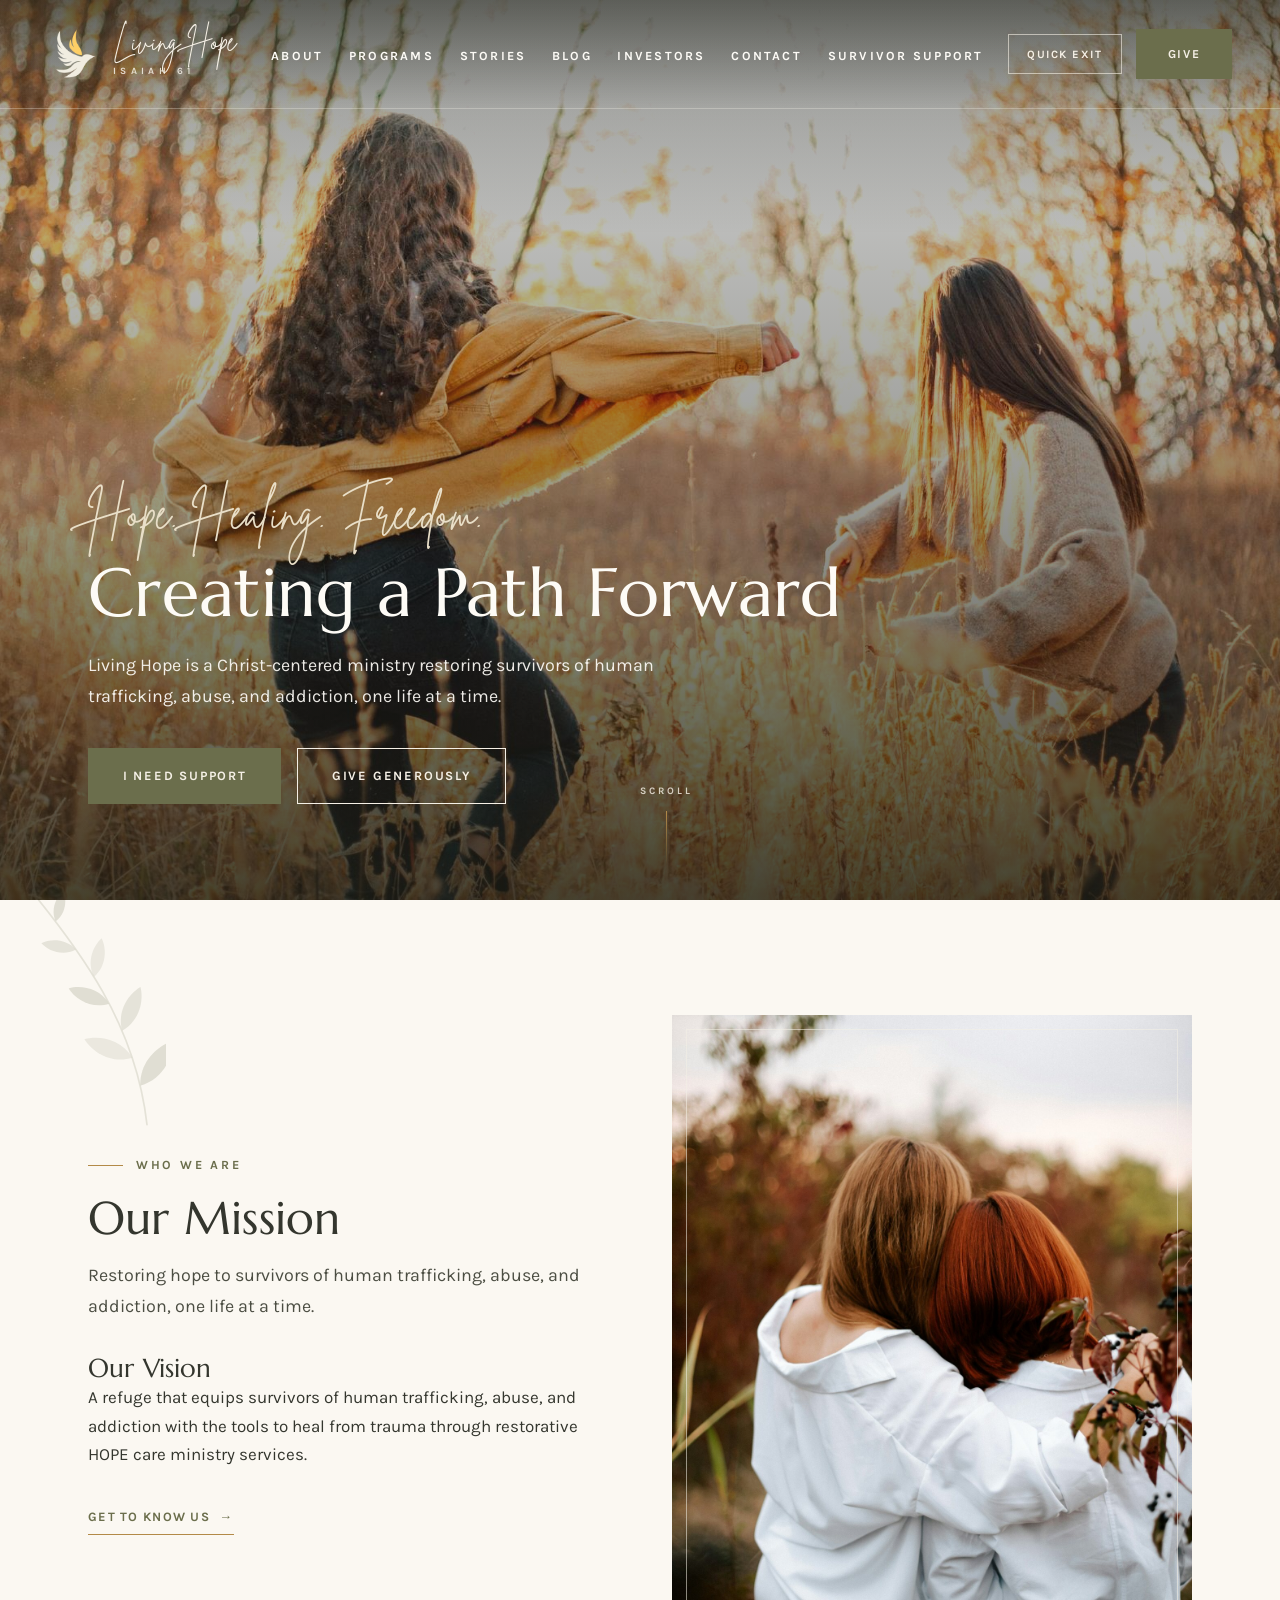
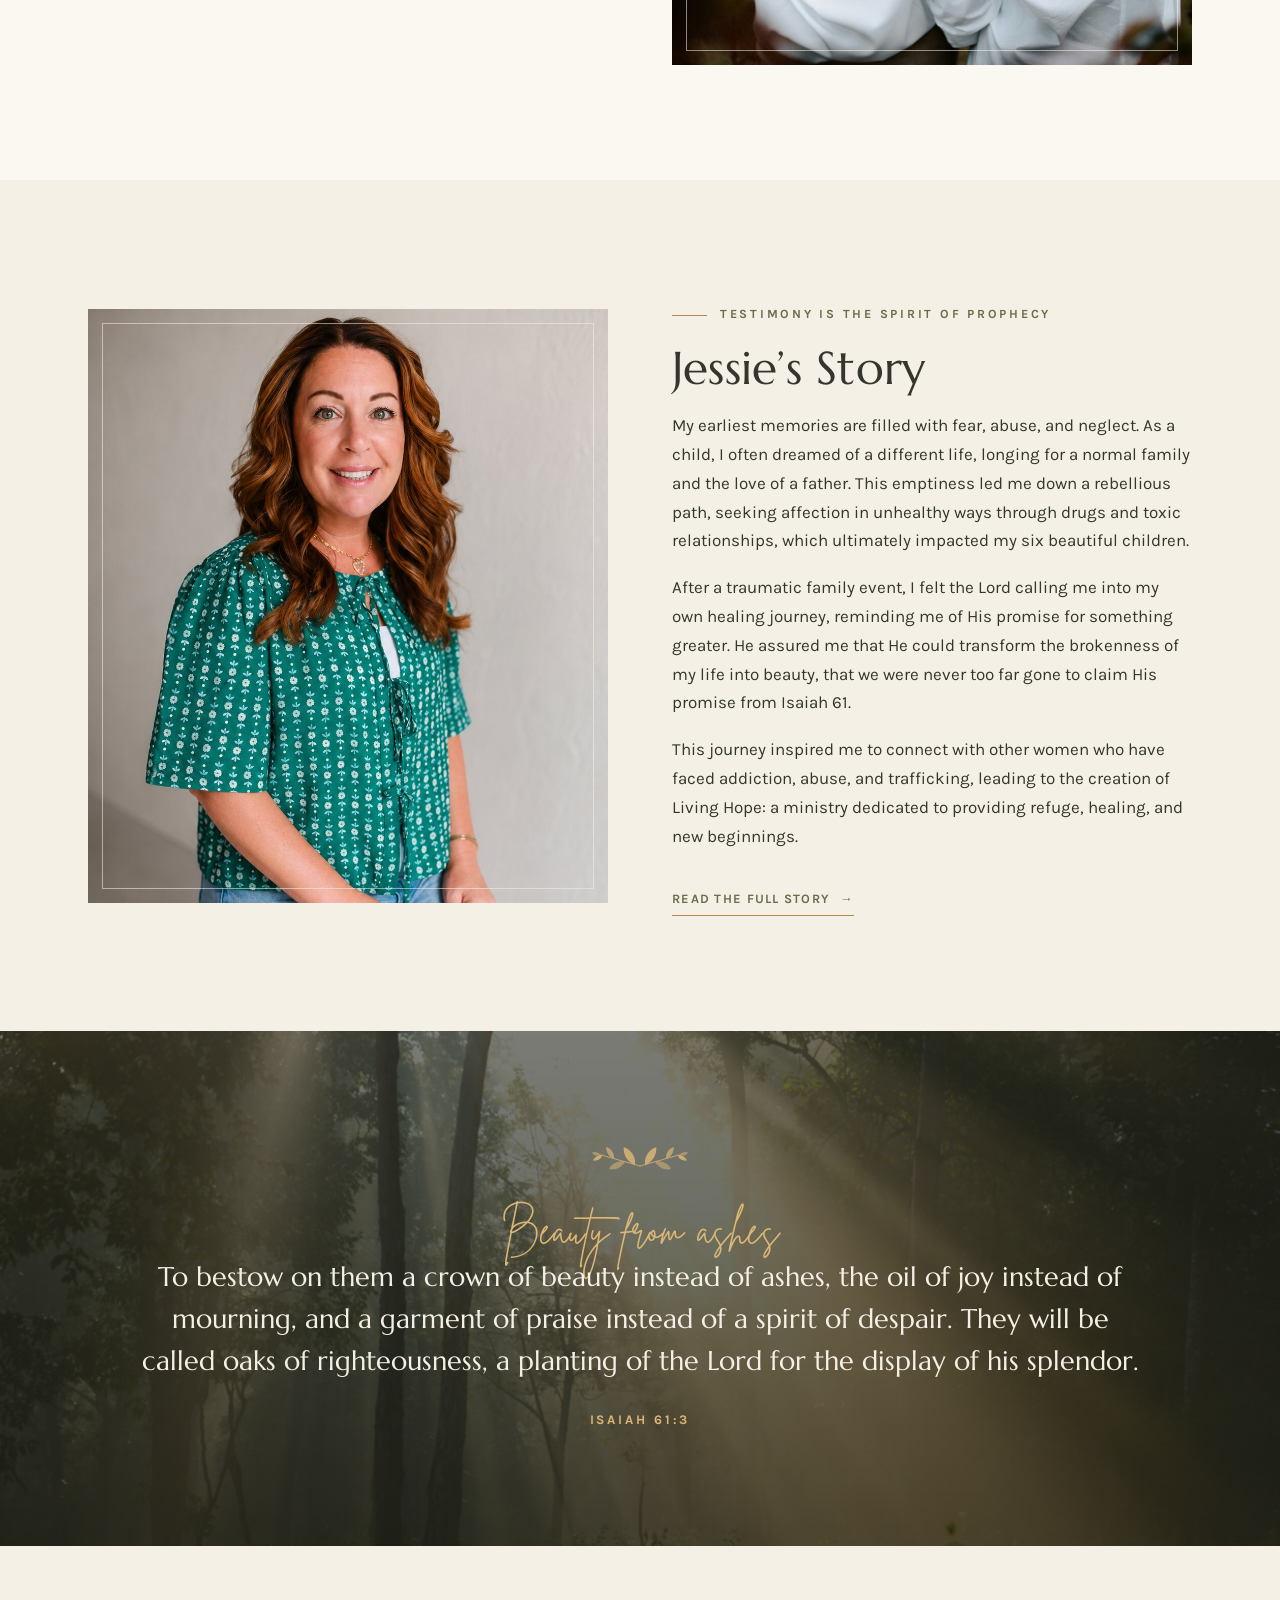
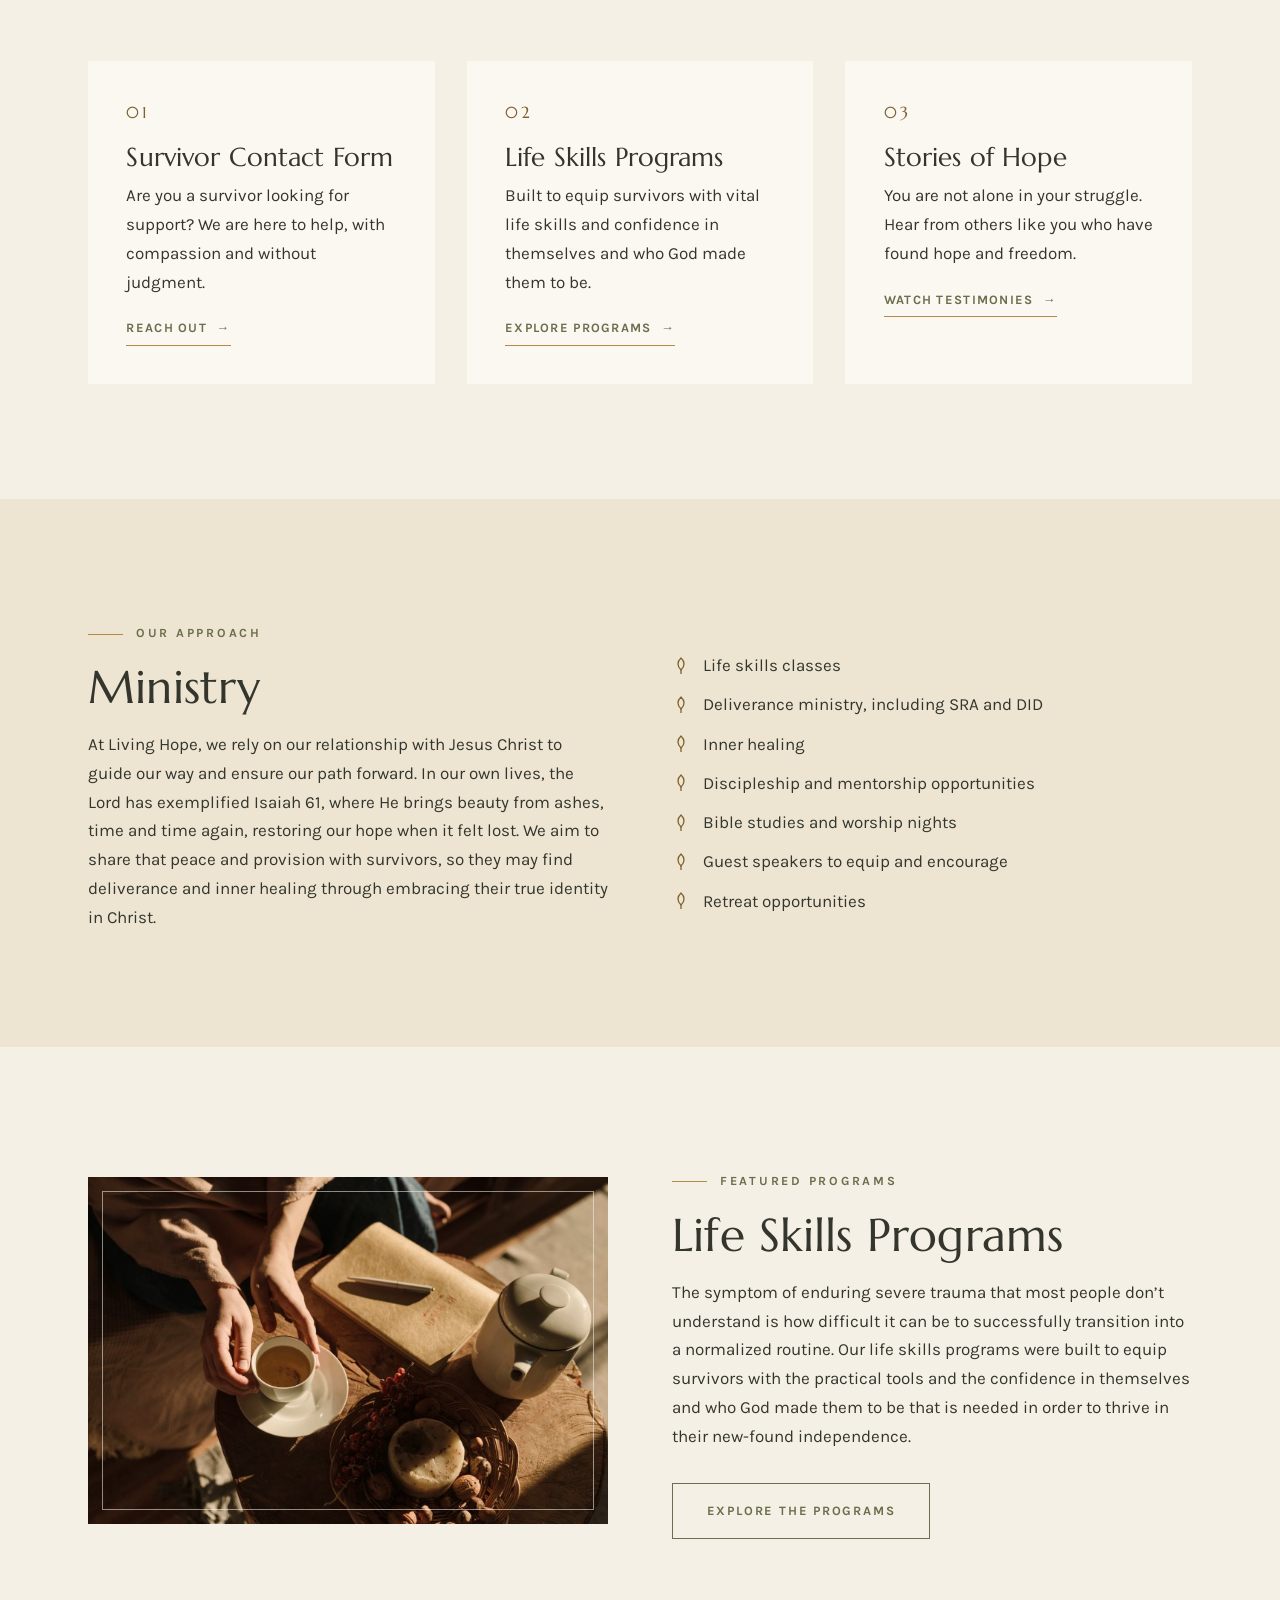
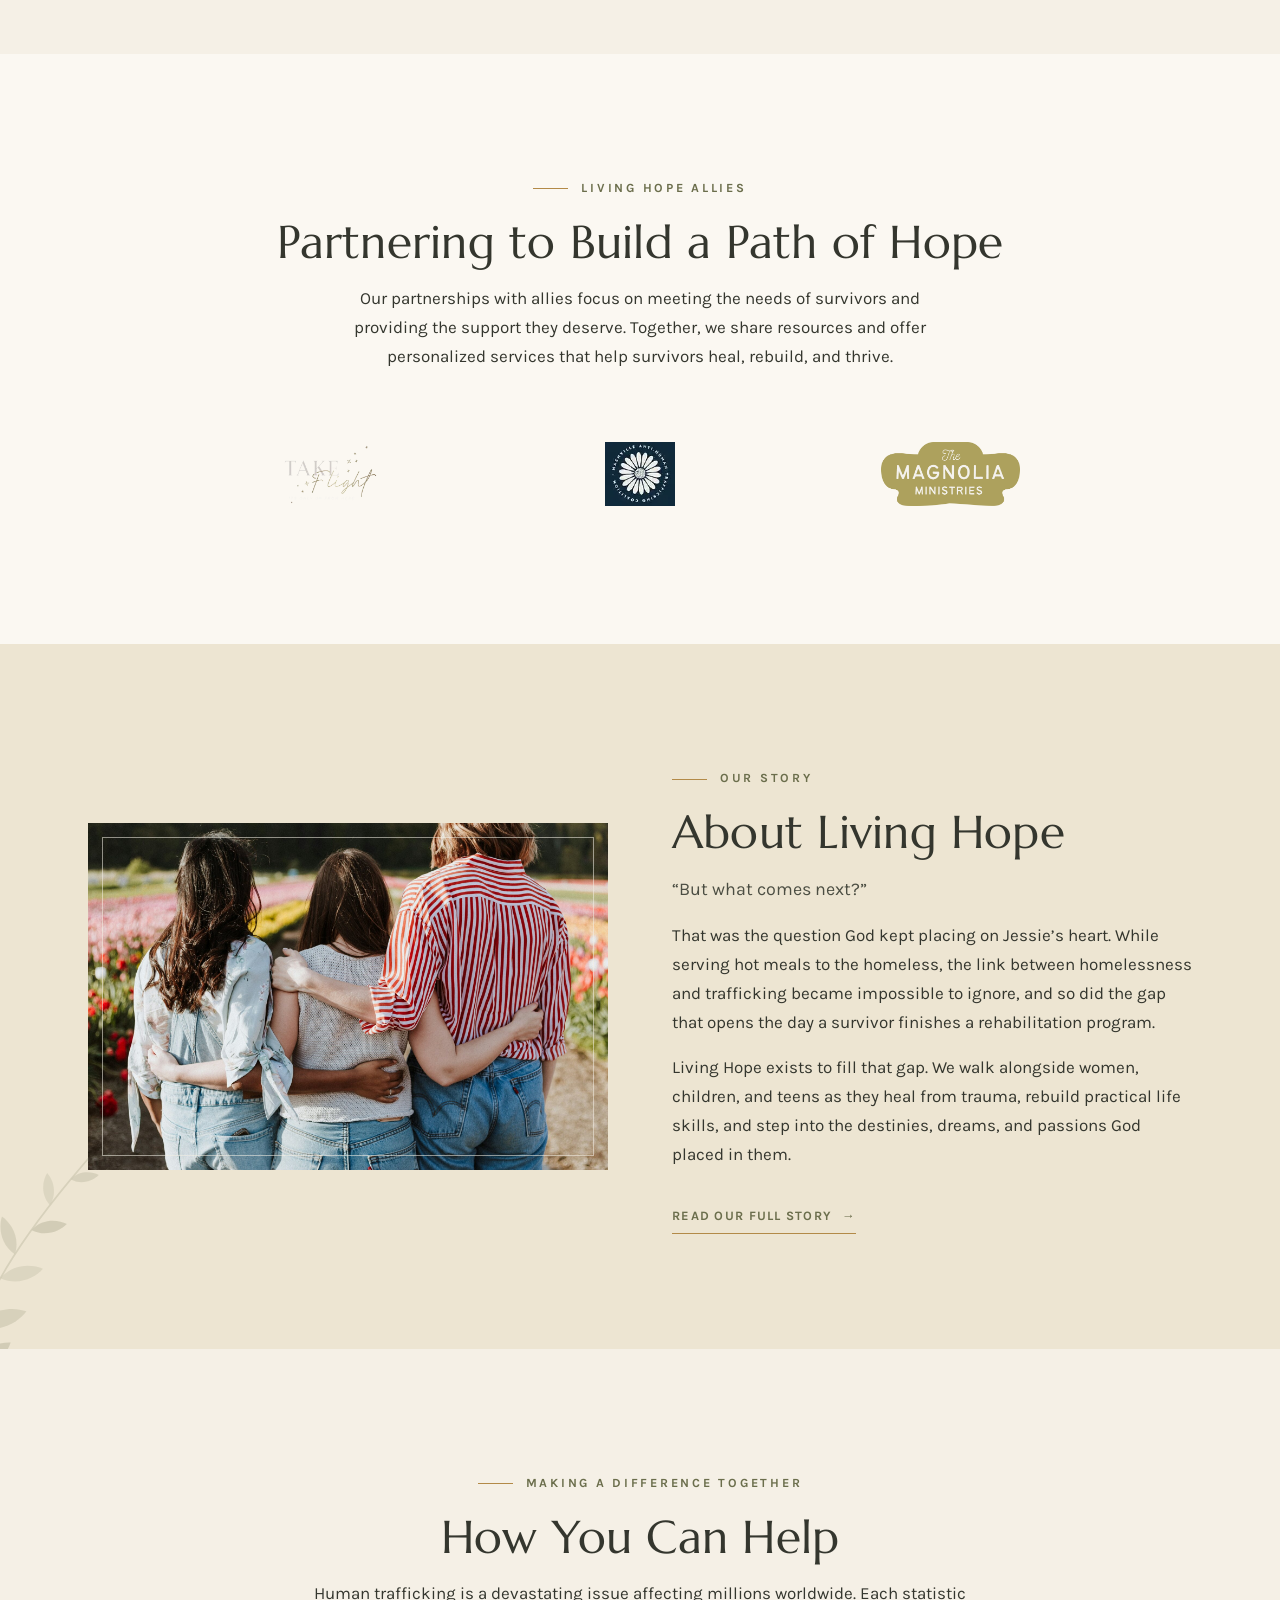
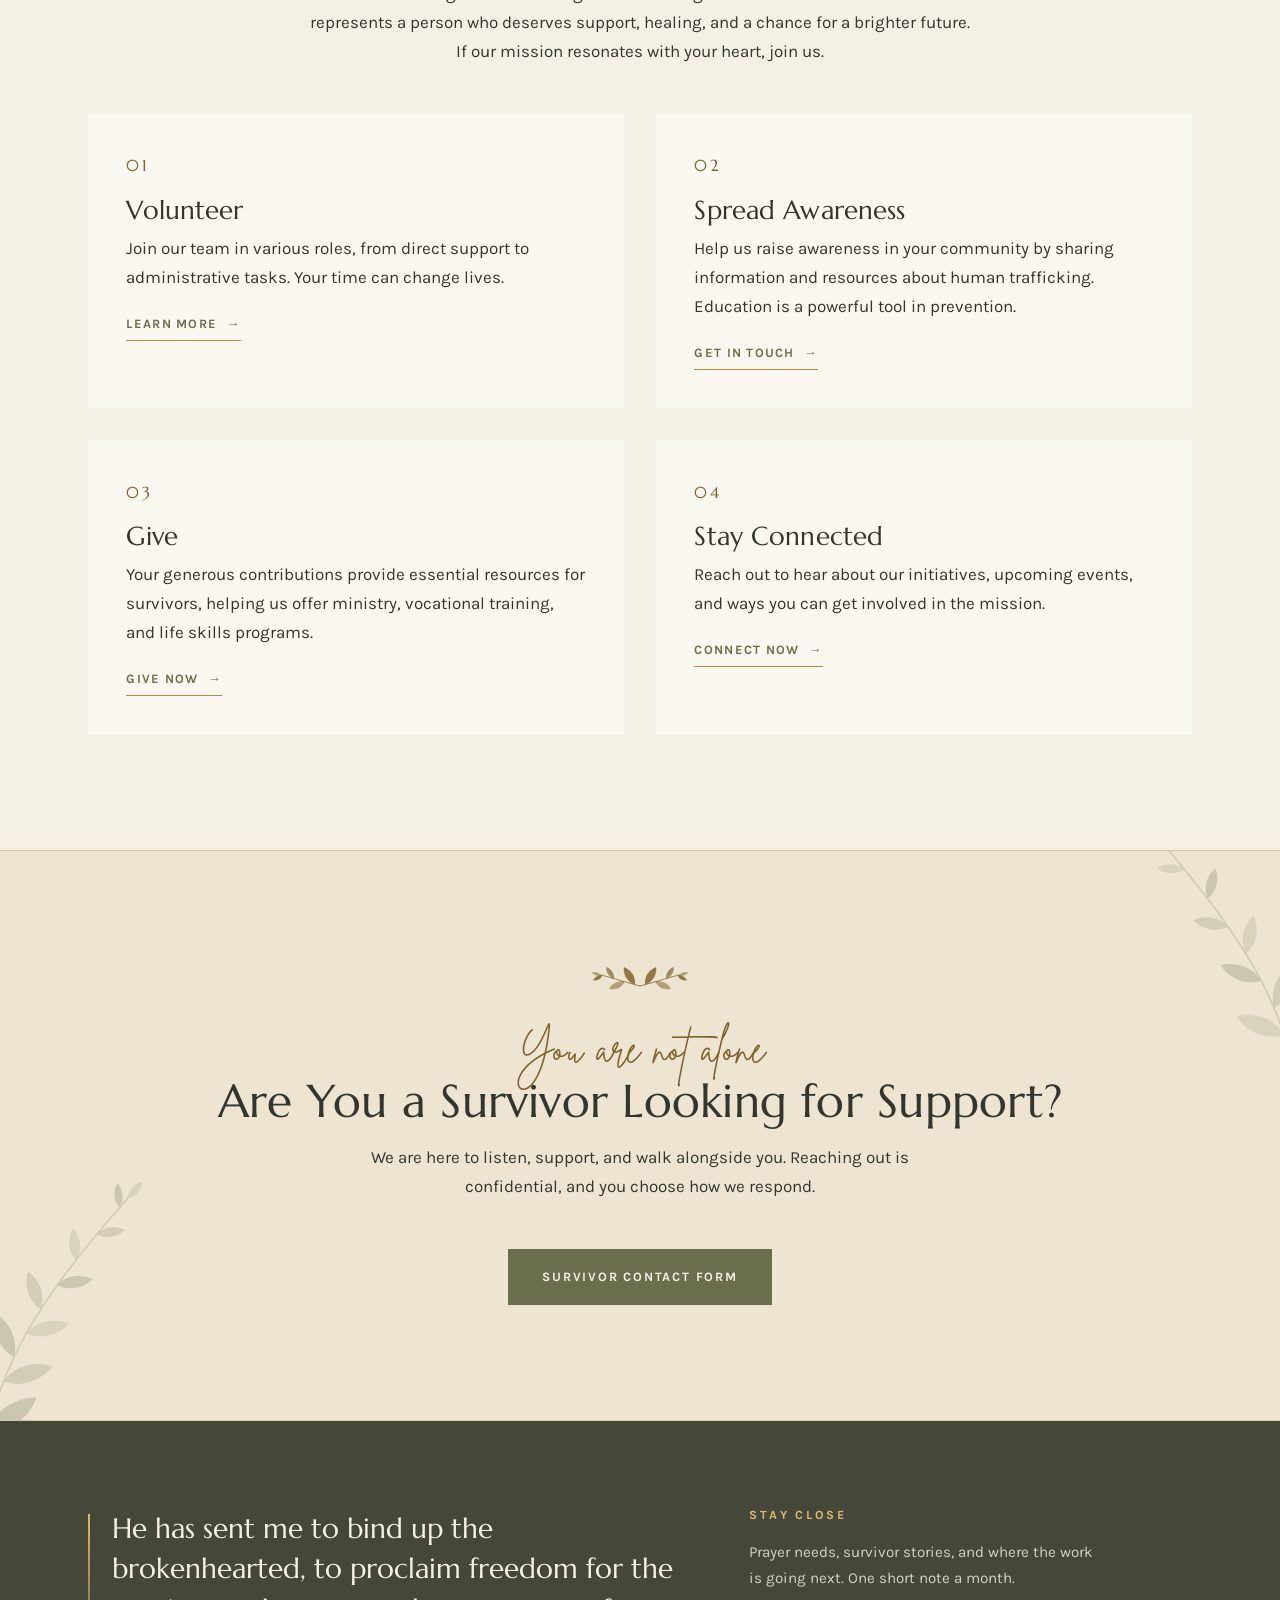
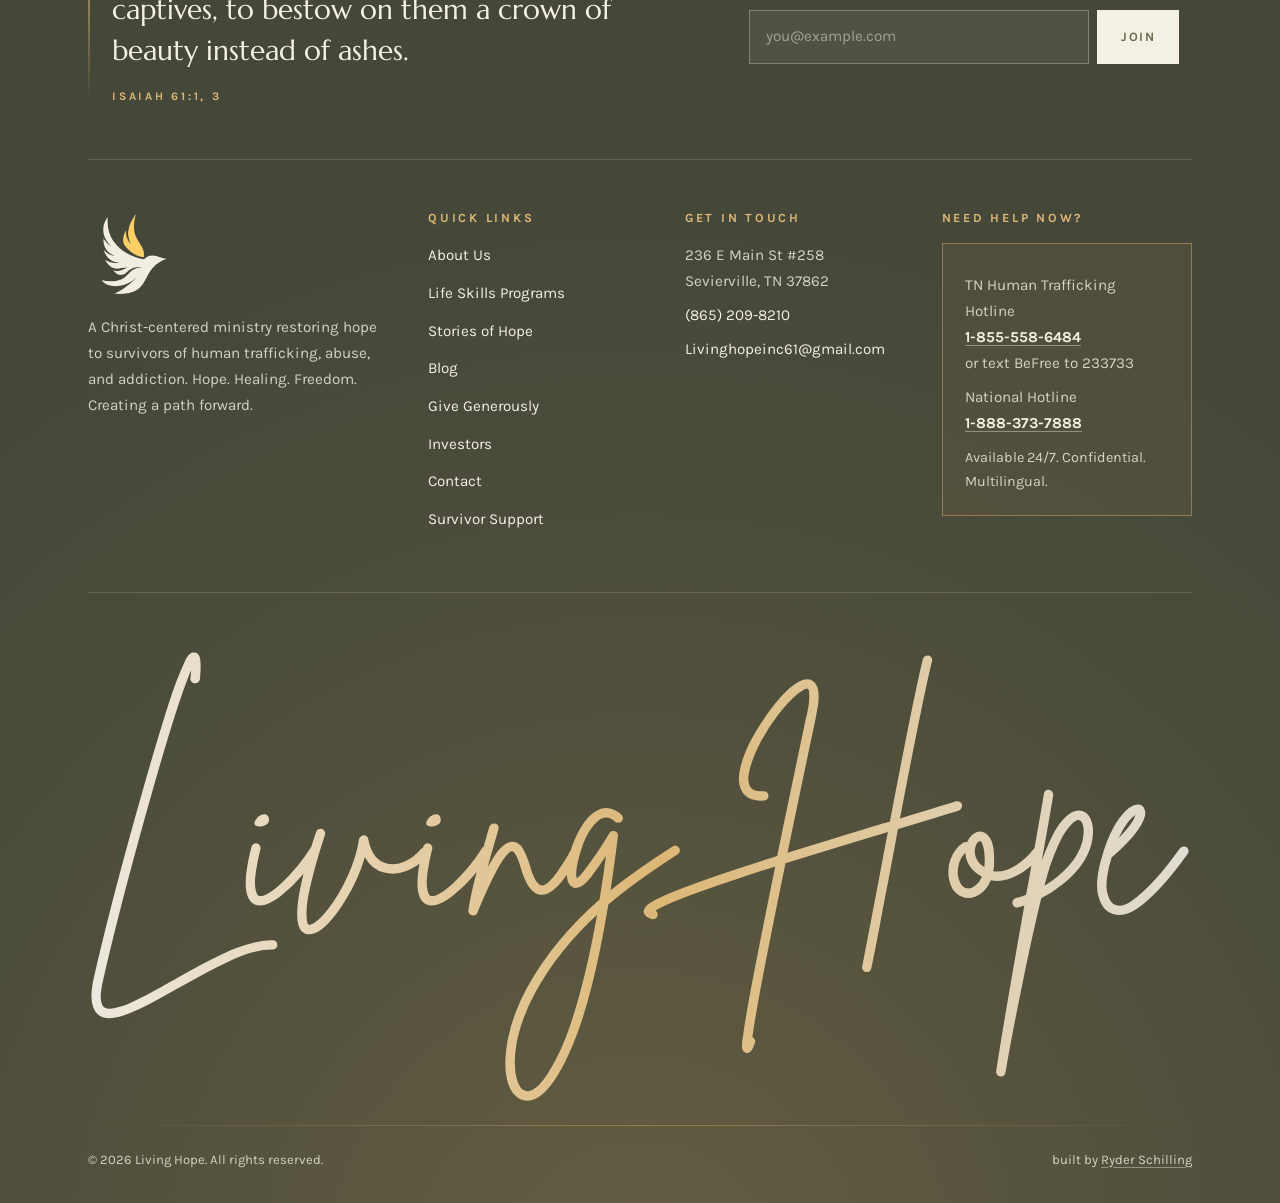
<file: index.html>
<!DOCTYPE html>
<html lang="en">
<head>
<meta charset="UTF-8">
<meta name="viewport" content="width=device-width, initial-scale=1">
<title>Living Hope | Hope, Healing, and a Path Forward for Survivors</title>
<meta name="description" content="Living Hope is a Christ-centered ministry in Sevierville, Tennessee restoring survivors of human trafficking, abuse, and addiction through inner healing, life skills, and discipleship.">
<link rel="canonical" href="https://livinghope61.com/">
<meta property="og:type" content="website">
<meta property="og:site_name" content="Living Hope">
<meta property="og:title" content="Living Hope | Hope, Healing, and a Path Forward for Survivors">
<meta property="og:description" content="Living Hope is a Christ-centered ministry in Sevierville, Tennessee restoring survivors of human trafficking, abuse, and addiction through inner healing, life skills, and discipleship.">
<meta property="og:url" content="https://livinghope61.com/">
<meta property="og:image" content="https://livinghope61.com/assets/img/lh-logo-full.png">
<meta name="twitter:card" content="summary_large_image">
<link rel="icon" type="image/png" sizes="32x32" href="/favicon-32.png">
<link rel="icon" type="image/png" sizes="16x16" href="/favicon-16.png">
<link rel="apple-touch-icon" href="/apple-touch-icon.png">
<link rel="preload" href="/assets/fonts/marcellus-latin-400-normal.woff2" as="font" type="font/woff2" crossorigin>
<link rel="preload" href="/assets/fonts/karla-latin-400-normal.woff2" as="font" type="font/woff2" crossorigin>
<link rel="stylesheet" href="/css/styles.css">
<script type="application/ld+json">
{
  "@context": "https://schema.org",
  "@type": "NonprofitOrganization",
  "name": "Living Hope",
  "alternateName": "Living Hope Isaiah 61",
  "url": "https://livinghope61.com/",
  "logo": "https://livinghope61.com/assets/img/lh-logo-full.png",
  "email": "Livinghopeinc61@gmail.com",
  "telephone": "+18652098210",
  "description": "A Christ-centered ministry restoring hope to survivors of human trafficking, abuse, and addiction in East Tennessee.",
  "address": {
    "@type": "PostalAddress",
    "streetAddress": "236 E Main St #258",
    "addressLocality": "Sevierville",
    "addressRegion": "TN",
    "postalCode": "37862",
    "addressCountry": "US"
  },
  "areaServed": "Tennessee",
  "nonprofitStatus": "Nonprofit"
}
</script>

</head>
<body>
<a class="skip-link" href="#main">Skip to main content</a>
<header class="site-header">
  <div class="container header-inner">
    <a class="brand" href="/" aria-label="Living Hope, home">
      <img class="brand-dove brand-dove--light" src="/assets/img/lh-dove-ivory.png" alt="" width="40" height="40" decoding="async">
      <img class="brand-dove brand-dove--dark" src="/assets/img/lh-dove-olive.png" alt="" width="40" height="40" decoding="async">
      <span class="brand-text"><span class="brand-name">Living Hope</span><span class="brand-tag">Isaiah 61</span></span>
    </a>
    <nav id="primary-nav" class="primary-nav" aria-label="Primary">
      <ul>
        <li><a href="/about.html">About</a></li>
        <li><a href="/programs.html">Programs</a></li>
        <li><a href="/stories.html">Stories</a></li>
        <li><a href="/blog.html">Blog</a></li>
        <li><a href="/investors.html">Investors</a></li>
        <li><a href="/connect.html">Contact</a></li>
        <li><a href="/survivor-form.html">Survivor Support</a></li>
        <li class="nav-give-mobile"><a href="/give.html">Give Generously</a></li>
      </ul>
    </nav>
    <div class="header-actions">
      <button class="quick-exit" type="button" title="Leave this website quickly. Opens a weather search and removes this page from your Back button.">Quick Exit</button>
      <a class="btn btn--nav" href="/give.html">Give</a>
    </div>
    <button class="nav-toggle" type="button" aria-expanded="false" aria-controls="primary-nav">
      <span></span><span></span><span></span>
      <span class="visually-hidden">Menu</span>
    </button>
  </div>
</header>
<main id="main" tabindex="-1">
<section class="hero">
  <div class="hero__media hero__media--low" style="background-image:url([data-uri]);"><img src="/assets/img/women-golden-field.jpg" alt="Two women walking together through a sunlit field" fetchpriority="high" decoding="async"></div>
  <div class="hero__scrim" aria-hidden="true"></div>
  <div class="hero__content">
    <div class="container">
      <p class="script">Hope. Healing. Freedom.</p>
      <h1>Creating a Path Forward</h1>
      <p class="lead">Living Hope is a Christ-centered ministry restoring survivors of human trafficking, abuse, and addiction, one life at a time.</p>
      <div class="hero__actions">
        <a class="btn" href="/survivor-form.html">I Need Support</a>
        <a class="btn btn--outline-light" href="/give.html">Give Generously</a>
      </div>
    </div>
  </div>
  <div class="hero__cue" aria-hidden="true">
    <span>Scroll</span>
    <span class="hero__cue-line"></span>
  </div>
</section>

<section class="band-surface" aria-labelledby="mission-h">
  <span class="botanical botanical--mission" aria-hidden="true"><svg class="sprig" viewBox="0 0 200 320" fill="none" xmlns="http://www.w3.org/2000/svg" aria-hidden="true" focusable="false"> <path class="sprig__stem" d="M182.0 304.0 C172.0 216.0 128.0 148.0 46.0 54.0" fill="none" stroke="currentColor" stroke-width="1.60" stroke-linecap="round"/> <path fill="currentColor" class="sprig__leaf sprig__leaf--a" d="M175.8 268.1 C175.1 245.5 192.3 230.9 205.8 226.9 C206.1 241.0 197.5 261.8 175.8 268.1 Z"/> <path fill="currentColor" class="sprig__leaf sprig__leaf--b" d="M168.6 242.5 C148.5 248.5 131.3 236.6 124.5 225.4 C137.1 221.8 157.8 224.6 168.6 242.5 Z"/> <path fill="currentColor" class="sprig__leaf sprig__leaf--c" d="M159.1 217.6 C154.1 198.9 165.5 183.4 176.0 177.4 C179.0 189.1 175.9 208.1 159.1 217.6 Z"/> <path fill="currentColor" class="sprig__leaf sprig__leaf--a" d="M147.3 192.9 C130.4 198.0 115.8 188.1 110.0 178.7 C120.6 175.6 138.1 177.8 147.3 192.9 Z"/> <path fill="currentColor" class="sprig__leaf sprig__leaf--b" d="M133.2 168.1 C126.1 153.8 132.8 139.2 140.3 132.6 C144.7 141.6 145.3 157.6 133.2 168.1 Z"/> <path fill="currentColor" class="sprig__leaf sprig__leaf--c" d="M116.8 143.0 C104.1 149.6 90.9 143.8 84.9 137.1 C92.9 133.0 107.2 132.3 116.8 143.0 Z"/> <path fill="currentColor" class="sprig__leaf sprig__leaf--a" d="M98.0 117.2 C93.0 105.5 98.9 94.2 105.1 89.3 C108.2 96.6 108.1 109.3 98.0 117.2 Z"/> <path fill="currentColor" class="sprig__leaf sprig__leaf--b" d="M76.9 90.4 C67.8 96.8 57.1 93.8 51.8 89.3 C57.5 85.4 68.4 83.3 76.9 90.4 Z"/> <path fill="currentColor" class="sprig__leaf sprig__leaf--c" d="M53.3 62.4 C48.5 54.2 51.9 45.4 56.1 41.2 C59.0 46.3 60.0 55.7 53.3 62.4 Z"/> <path fill="currentColor" class="sprig__leaf sprig__leaf--a" d="M46.0 54.0 C37.4 52.3 33.4 44.6 33.0 39.1 C38.4 40.2 45.5 45.3 46.0 54.0 Z"/> </svg></span>
  <div class="container">
    <div class="split">
      <div data-reveal>
        <p class="eyebrow">Who We Are</p>
        <h2 id="mission-h">Our Mission</h2>
        <p class="lead mt-2">Restoring hope to survivors of human trafficking, abuse, and addiction, one life at a time.</p>
        <h3 class="mt-4">Our Vision</h3>
        <p>A refuge that equips survivors of human trafficking, abuse, and addiction with the tools to heal from trauma through restorative HOPE care ministry services.</p>
        <p class="mt-4"><a class="link-arrow" href="/about.html">Get to Know Us<span aria-hidden="true">&rarr;</span></a></p>
      </div>
      <div class="figure-frame" style="background-image:url([data-uri]);" data-reveal><img src="/assets/img/women-embrace-field.jpg" alt="Two women embracing in an open field at dusk" loading="lazy" width="1280" height="1600" decoding="async">
      </div>
    </div>
  </div>
</section>

<section aria-labelledby="story-h">
  <div class="container">
    <div class="split">
      <div class="figure-frame" style="background-image:url([data-uri]);" data-reveal><img src="/assets/img/jessie-coates.jpg" alt="Jessie Coates, founder of Living Hope" loading="lazy" width="1023" height="1168" decoding="async">
      </div>
      <div data-reveal>
        <p class="eyebrow">Testimony Is the Spirit of Prophecy</p>
        <h2 id="story-h">Jessie&rsquo;s Story</h2>
        <div class="prose mt-2">
          <p>My earliest memories are filled with fear, abuse, and neglect. As a child, I often dreamed of a different life, longing for a normal family and the love of a father. This emptiness led me down a rebellious path, seeking affection in unhealthy ways through drugs and toxic relationships, which ultimately impacted my six beautiful children.</p>
          <p>After a traumatic family event, I felt the Lord calling me into my own healing journey, reminding me of His promise for something greater. He assured me that He could transform the brokenness of my life into beauty, that we were never too far gone to claim His promise from Isaiah 61.</p>
          <p>This journey inspired me to connect with other women who have faced addiction, abuse, and trafficking, leading to the creation of Living Hope: a ministry dedicated to providing refuge, healing, and new beginnings.</p>
        </div>
        <p class="mt-4"><a class="link-arrow" href="/about.html#jessie">Read the Full Story<span aria-hidden="true">&rarr;</span></a></p>
      </div>
    </div>
  </div>
</section>

<section class="band-dark center" aria-label="Scripture">
  <div class="band-media" aria-hidden="true"><img src="/assets/img/light-through-trees.jpg" alt="" loading="lazy" decoding="async"></div>
  <div class="container">
    <div class="leaf-divider" aria-hidden="true"><svg class="sprig sprig--rule" viewBox="0 0 96 40" fill="none" xmlns="http://www.w3.org/2000/svg" aria-hidden="true" focusable="false"> <g class="sprig__half"> <path class="sprig__stem" d="M48.0 20.0 C36.0 17.0 24.0 13.0 9.0 9.0" fill="none" stroke="currentColor" stroke-width="1.15" stroke-linecap="round"/> <path fill="currentColor" class="sprig__leaf sprig__leaf--a" d="M43.0 18.7 C34.0 15.6 31.1 6.8 31.8 0.9 C37.4 2.8 44.2 9.3 43.0 18.7 Z"/> <path fill="currentColor" class="sprig__leaf sprig__leaf--b" d="M32.8 15.8 C29.3 22.9 21.6 24.3 16.8 23.0 C19.1 18.6 25.1 13.8 32.8 15.8 Z"/> <path fill="currentColor" class="sprig__leaf sprig__leaf--c" d="M22.0 12.7 C16.0 10.8 13.9 5.0 14.2 1.1 C18.0 2.2 22.6 6.4 22.0 12.7 Z"/> <path fill="currentColor" class="sprig__leaf sprig__leaf--a" d="M10.3 9.4 C8.6 13.8 4.1 14.9 1.1 14.4 C2.3 11.7 5.7 8.5 10.3 9.4 Z"/> <path fill="currentColor" class="sprig__leaf sprig__leaf--b" d="M9.0 9.0 C5.0 10.8 1.3 8.7 -0.3 6.5 C2.2 5.4 6.4 5.5 9.0 9.0 Z"/> </g> <g class="sprig__half" transform="translate(96,0) scale(-1,1)"><path class="sprig__stem" d="M48.0 20.0 C36.0 17.0 24.0 13.0 9.0 9.0" fill="none" stroke="currentColor" stroke-width="1.15" stroke-linecap="round"/> <path fill="currentColor" class="sprig__leaf sprig__leaf--a" d="M43.0 18.7 C34.0 15.6 31.1 6.8 31.8 0.9 C37.4 2.8 44.2 9.3 43.0 18.7 Z"/> <path fill="currentColor" class="sprig__leaf sprig__leaf--b" d="M32.8 15.8 C29.3 22.9 21.6 24.3 16.8 23.0 C19.1 18.6 25.1 13.8 32.8 15.8 Z"/> <path fill="currentColor" class="sprig__leaf sprig__leaf--c" d="M22.0 12.7 C16.0 10.8 13.9 5.0 14.2 1.1 C18.0 2.2 22.6 6.4 22.0 12.7 Z"/> <path fill="currentColor" class="sprig__leaf sprig__leaf--a" d="M10.3 9.4 C8.6 13.8 4.1 14.9 1.1 14.4 C2.3 11.7 5.7 8.5 10.3 9.4 Z"/> <path fill="currentColor" class="sprig__leaf sprig__leaf--b" d="M9.0 9.0 C5.0 10.8 1.3 8.7 -0.3 6.5 C2.2 5.4 6.4 5.5 9.0 9.0 Z"/></g> </svg></div>
    <p class="script" data-reveal>Beauty from ashes</p>
    <blockquote data-reveal>
      <p>To bestow on them a crown of beauty instead of ashes, the oil of joy instead of mourning, and a garment of praise instead of a spirit of despair. They will be called oaks of righteousness, a planting of the Lord for the display of his splendor.</p>
      <cite>Isaiah 61:3</cite>
    </blockquote>
  </div>
</section>

<section aria-labelledby="doors-h">
  <div class="container">
    <h2 id="doors-h" class="visually-hidden">Where would you like to start?</h2>
    <div class="grid-3">
      <div class="panel" data-reveal>
        <span class="num">01</span>
        <h3>Survivor Contact Form</h3>
        <p>Are you a survivor looking for support? We are here to help, with compassion and without judgment.</p>
        <p class="mt-2"><a class="link-arrow" href="/survivor-form.html">Reach Out<span aria-hidden="true">&rarr;</span></a></p>
      </div>
      <div class="panel" data-reveal>
        <span class="num">02</span>
        <h3>Life Skills Programs</h3>
        <p>Built to equip survivors with vital life skills and confidence in themselves and who God made them to be.</p>
        <p class="mt-2"><a class="link-arrow" href="/programs.html">Explore Programs<span aria-hidden="true">&rarr;</span></a></p>
      </div>
      <div class="panel" data-reveal>
        <span class="num">03</span>
        <h3>Stories of Hope</h3>
        <p>You are not alone in your struggle. Hear from others like you who have found hope and freedom.</p>
        <p class="mt-2"><a class="link-arrow" href="/stories.html">Watch Testimonies<span aria-hidden="true">&rarr;</span></a></p>
      </div>
    </div>
  </div>
</section>

<section class="band-sand" aria-labelledby="approach-h">
  <div class="container">
    <div class="split">
      <div data-reveal>
        <p class="eyebrow">Our Approach</p>
        <h2 id="approach-h">Ministry</h2>
        <p class="mt-2">At Living Hope, we rely on our relationship with Jesus Christ to guide our way and ensure our path forward. In our own lives, the Lord has exemplified Isaiah 61, where He brings beauty from ashes, time and time again, restoring our hope when it felt lost. We aim to share that peace and provision with survivors, so they may find deliverance and inner healing through embracing their true identity in Christ.</p>
      </div>
      <div data-reveal>
        <ul class="check-list">
<li><svg viewBox="0 0 18 18" aria-hidden="true" focusable="false" fill="none" xmlns="http://www.w3.org/2000/svg"><path d="M9 1c-2 1.8-3 3.7-3 6s1 4.2 3 6c2-1.8 3-3.7 3-6s-1-4.2-3-6Z" stroke="currentColor" stroke-width="1.3"/><path d="M9 13v4" stroke="currentColor" stroke-width="1.3"/></svg><span>Life skills classes</span></li>
<li><svg viewBox="0 0 18 18" aria-hidden="true" focusable="false" fill="none" xmlns="http://www.w3.org/2000/svg"><path d="M9 1c-2 1.8-3 3.7-3 6s1 4.2 3 6c2-1.8 3-3.7 3-6s-1-4.2-3-6Z" stroke="currentColor" stroke-width="1.3"/><path d="M9 13v4" stroke="currentColor" stroke-width="1.3"/></svg><span>Deliverance ministry, including SRA and DID</span></li>
<li><svg viewBox="0 0 18 18" aria-hidden="true" focusable="false" fill="none" xmlns="http://www.w3.org/2000/svg"><path d="M9 1c-2 1.8-3 3.7-3 6s1 4.2 3 6c2-1.8 3-3.7 3-6s-1-4.2-3-6Z" stroke="currentColor" stroke-width="1.3"/><path d="M9 13v4" stroke="currentColor" stroke-width="1.3"/></svg><span>Inner healing</span></li>
<li><svg viewBox="0 0 18 18" aria-hidden="true" focusable="false" fill="none" xmlns="http://www.w3.org/2000/svg"><path d="M9 1c-2 1.8-3 3.7-3 6s1 4.2 3 6c2-1.8 3-3.7 3-6s-1-4.2-3-6Z" stroke="currentColor" stroke-width="1.3"/><path d="M9 13v4" stroke="currentColor" stroke-width="1.3"/></svg><span>Discipleship and mentorship opportunities</span></li>
<li><svg viewBox="0 0 18 18" aria-hidden="true" focusable="false" fill="none" xmlns="http://www.w3.org/2000/svg"><path d="M9 1c-2 1.8-3 3.7-3 6s1 4.2 3 6c2-1.8 3-3.7 3-6s-1-4.2-3-6Z" stroke="currentColor" stroke-width="1.3"/><path d="M9 13v4" stroke="currentColor" stroke-width="1.3"/></svg><span>Bible studies and worship nights</span></li>
<li><svg viewBox="0 0 18 18" aria-hidden="true" focusable="false" fill="none" xmlns="http://www.w3.org/2000/svg"><path d="M9 1c-2 1.8-3 3.7-3 6s1 4.2 3 6c2-1.8 3-3.7 3-6s-1-4.2-3-6Z" stroke="currentColor" stroke-width="1.3"/><path d="M9 13v4" stroke="currentColor" stroke-width="1.3"/></svg><span>Guest speakers to equip and encourage</span></li>
<li><svg viewBox="0 0 18 18" aria-hidden="true" focusable="false" fill="none" xmlns="http://www.w3.org/2000/svg"><path d="M9 1c-2 1.8-3 3.7-3 6s1 4.2 3 6c2-1.8 3-3.7 3-6s-1-4.2-3-6Z" stroke="currentColor" stroke-width="1.3"/><path d="M9 13v4" stroke="currentColor" stroke-width="1.3"/></svg><span>Retreat opportunities</span></li>
</ul>
      </div>
    </div>
  </div>
</section>

<section aria-labelledby="programs-h">
  <div class="container">
    <div class="split">
      <div class="figure-frame" style="background-image:url([data-uri]);" data-reveal><img src="/assets/img/tea-and-notebook.jpg" alt="A notebook, a cup of tea and a bowl of walnuts on a table in warm light" loading="lazy" width="1400" height="933" decoding="async">
      </div>
      <div data-reveal>
        <p class="eyebrow">Featured Programs</p>
        <h2 id="programs-h">Life Skills Programs</h2>
        <p class="mt-2">The symptom of enduring severe trauma that most people don&rsquo;t understand is how difficult it can be to successfully transition into a normalized routine. Our life skills programs were built to equip survivors with the practical tools and the confidence in themselves and who God made them to be that is needed in order to thrive in their new-found independence.</p>
        <p class="mt-4"><a class="btn btn--ghost" href="/programs.html">Explore the Programs</a></p>
      </div>
    </div>
  </div>
</section>

<section class="band-surface" aria-labelledby="allies-h">
  <div class="container center">
    <p class="eyebrow">Living Hope Allies</p>
    <h2 id="allies-h">Partnering to Build a Path of Hope</h2>
    <p class="max-c mt-2" style="max-width:62ch">Our partnerships with allies focus on meeting the needs of survivors and providing the support they deserve. Together, we share resources and offer personalized services that help survivors heal, rebuild, and thrive.</p>
    <div class="allies-grid mt-6">
      <a href="https://takeflightsurvivors.org" rel="noopener"><img src="/assets/img/ally-take-flight.webp" alt="Take Flight" loading="lazy" width="354" height="233" decoding="async"></a>
      <a href="https://nahtcoalition.org" rel="noopener"><img src="/assets/img/ally-naht-coalition.webp" alt="Nashville Anti-Human Trafficking Coalition" loading="lazy" width="107" height="97" decoding="async"></a>
      <a href="https://magnoliaministries.org" rel="noopener"><img src="/assets/img/ally-magnolia-ministries.webp" alt="The Magnolia Ministries" loading="lazy" width="2048" height="945" decoding="async"></a>
    </div>
  </div>
</section>

<section class="band-sand" aria-labelledby="aboutus-h">
  <span class="botanical botanical--about" aria-hidden="true"><svg class="sprig" viewBox="0 0 200 320" fill="none" xmlns="http://www.w3.org/2000/svg" aria-hidden="true" focusable="false"> <path class="sprig__stem" d="M18.0 304.0 C28.0 214.0 70.0 146.0 152.0 54.0" fill="none" stroke="currentColor" stroke-width="1.60" stroke-linecap="round"/> <path fill="currentColor" class="sprig__leaf sprig__leaf--a" d="M24.1 267.4 C31.4 244.7 53.7 236.1 68.6 236.7 C63.9 250.9 47.9 268.6 24.1 267.4 Z"/> <path fill="currentColor" class="sprig__leaf sprig__leaf--b" d="M30.2 244.3 C10.0 235.0 4.4 213.4 6.7 199.6 C19.3 205.5 34.0 222.3 30.2 244.3 Z"/> <path fill="currentColor" class="sprig__leaf sprig__leaf--c" d="M38.1 221.8 C50.1 204.9 70.9 203.5 83.1 208.0 C75.5 218.5 57.6 229.0 38.1 221.8 Z"/> <path fill="currentColor" class="sprig__leaf sprig__leaf--a" d="M47.7 199.6 C31.1 190.1 28.0 171.1 31.0 159.4 C41.3 165.5 52.7 181.1 47.7 199.6 Z"/> <path fill="currentColor" class="sprig__leaf sprig__leaf--b" d="M59.2 177.6 C70.5 164.1 88.3 164.4 98.3 169.0 C91.1 177.4 75.2 185.1 59.2 177.6 Z"/> <path fill="currentColor" class="sprig__leaf sprig__leaf--c" d="M72.5 155.6 C59.0 146.6 57.5 130.5 60.6 120.9 C69.0 126.6 77.6 140.3 72.5 155.6 Z"/> <path fill="currentColor" class="sprig__leaf sprig__leaf--a" d="M87.6 133.2 C97.6 122.5 112.2 123.5 120.3 127.7 C114.0 134.3 100.5 140.0 87.6 133.2 Z"/> <path fill="currentColor" class="sprig__leaf sprig__leaf--b" d="M104.7 110.3 C95.9 100.7 97.8 87.7 102.2 80.8 C107.7 86.9 111.7 99.3 104.7 110.3 Z"/> <path fill="currentColor" class="sprig__leaf sprig__leaf--c" d="M123.7 86.7 C131.7 78.4 143.2 79.4 149.6 82.8 C144.5 88.0 133.8 92.3 123.7 86.7 Z"/> <path fill="currentColor" class="sprig__leaf sprig__leaf--a" d="M144.7 62.2 C138.0 54.8 139.5 44.9 142.9 39.6 C147.0 44.3 150.1 53.8 144.7 62.2 Z"/> <path fill="currentColor" class="sprig__leaf sprig__leaf--b" d="M152.0 54.0 C152.7 44.8 160.2 39.5 165.9 38.4 C165.4 44.2 161.0 52.3 152.0 54.0 Z"/> </svg></span>
  <div class="container">
    <div class="split">
      <div class="figure-frame" style="background-image:url([data-uri]);" data-reveal><img src="/assets/img/women-arms-behind.jpg" alt="Three women standing arm in arm in a field of flowers" loading="lazy" width="1920" height="1280" decoding="async">
      </div>
      <div data-reveal>
        <p class="eyebrow">Our Story</p>
        <h2 id="aboutus-h">About Living Hope</h2>
        <p class="lead mt-2">&ldquo;But what comes next?&rdquo;</p>
        <p class="mt-2">That was the question God kept placing on Jessie&rsquo;s heart. While serving hot meals to the homeless, the link between homelessness and trafficking became impossible to ignore, and so did the gap that opens the day a survivor finishes a rehabilitation program.</p>
        <p class="mt-2">Living Hope exists to fill that gap. We walk alongside women, children, and teens as they heal from trauma, rebuild practical life skills, and step into the destinies, dreams, and passions God placed in them.</p>
        <p class="mt-4"><a class="link-arrow" href="/about.html">Read Our Full Story<span aria-hidden="true">&rarr;</span></a></p>
      </div>
    </div>
  </div>
</section>

<section aria-labelledby="help-h">
  <div class="container">
    <div class="center">
      <p class="eyebrow">Making a Difference Together</p>
      <h2 id="help-h">How You Can Help</h2>
      <p class="max-c mt-2" style="max-width:66ch">Human trafficking is a devastating issue affecting millions worldwide. Each statistic represents a person who deserves support, healing, and a chance for a brighter future. If our mission resonates with your heart, join us.</p>
    </div>
    <div class="grid-2 rail-mobile mt-6">
      <div class="panel" data-reveal>
        <span class="num">01</span>
        <h3>Volunteer</h3>
        <p>Join our team in various roles, from direct support to administrative tasks. Your time can change lives.</p>
        <p class="mt-2"><a class="link-arrow" href="/connect.html">Learn More<span aria-hidden="true">&rarr;</span></a></p>
      </div>
      <div class="panel" data-reveal>
        <span class="num">02</span>
        <h3>Spread Awareness</h3>
        <p>Help us raise awareness in your community by sharing information and resources about human trafficking. Education is a powerful tool in prevention.</p>
        <p class="mt-2"><a class="link-arrow" href="/connect.html">Get in Touch<span aria-hidden="true">&rarr;</span></a></p>
      </div>
      <div class="panel" data-reveal>
        <span class="num">03</span>
        <h3>Give</h3>
        <p>Your generous contributions provide essential resources for survivors, helping us offer ministry, vocational training, and life skills programs.</p>
        <p class="mt-2"><a class="link-arrow" href="/give.html">Give Now<span aria-hidden="true">&rarr;</span></a></p>
      </div>
      <div class="panel" data-reveal>
        <span class="num">04</span>
        <h3>Stay Connected</h3>
        <p>Reach out to hear about our initiatives, upcoming events, and ways you can get involved in the mission.</p>
        <p class="mt-2"><a class="link-arrow" href="/connect.html">Connect Now<span aria-hidden="true">&rarr;</span></a></p>
      </div>
    </div>
  </div>
</section>

<section class="band-cta center" aria-labelledby="cta-h">
  <span class="botanical botanical--cta-l" aria-hidden="true"><svg class="sprig" viewBox="0 0 200 320" fill="none" xmlns="http://www.w3.org/2000/svg" aria-hidden="true" focusable="false"> <path class="sprig__stem" d="M18.0 304.0 C28.0 214.0 70.0 146.0 152.0 54.0" fill="none" stroke="currentColor" stroke-width="1.60" stroke-linecap="round"/> <path fill="currentColor" class="sprig__leaf sprig__leaf--a" d="M24.1 267.4 C31.4 244.7 53.7 236.1 68.6 236.7 C63.9 250.9 47.9 268.6 24.1 267.4 Z"/> <path fill="currentColor" class="sprig__leaf sprig__leaf--b" d="M30.2 244.3 C10.0 235.0 4.4 213.4 6.7 199.6 C19.3 205.5 34.0 222.3 30.2 244.3 Z"/> <path fill="currentColor" class="sprig__leaf sprig__leaf--c" d="M38.1 221.8 C50.1 204.9 70.9 203.5 83.1 208.0 C75.5 218.5 57.6 229.0 38.1 221.8 Z"/> <path fill="currentColor" class="sprig__leaf sprig__leaf--a" d="M47.7 199.6 C31.1 190.1 28.0 171.1 31.0 159.4 C41.3 165.5 52.7 181.1 47.7 199.6 Z"/> <path fill="currentColor" class="sprig__leaf sprig__leaf--b" d="M59.2 177.6 C70.5 164.1 88.3 164.4 98.3 169.0 C91.1 177.4 75.2 185.1 59.2 177.6 Z"/> <path fill="currentColor" class="sprig__leaf sprig__leaf--c" d="M72.5 155.6 C59.0 146.6 57.5 130.5 60.6 120.9 C69.0 126.6 77.6 140.3 72.5 155.6 Z"/> <path fill="currentColor" class="sprig__leaf sprig__leaf--a" d="M87.6 133.2 C97.6 122.5 112.2 123.5 120.3 127.7 C114.0 134.3 100.5 140.0 87.6 133.2 Z"/> <path fill="currentColor" class="sprig__leaf sprig__leaf--b" d="M104.7 110.3 C95.9 100.7 97.8 87.7 102.2 80.8 C107.7 86.9 111.7 99.3 104.7 110.3 Z"/> <path fill="currentColor" class="sprig__leaf sprig__leaf--c" d="M123.7 86.7 C131.7 78.4 143.2 79.4 149.6 82.8 C144.5 88.0 133.8 92.3 123.7 86.7 Z"/> <path fill="currentColor" class="sprig__leaf sprig__leaf--a" d="M144.7 62.2 C138.0 54.8 139.5 44.9 142.9 39.6 C147.0 44.3 150.1 53.8 144.7 62.2 Z"/> <path fill="currentColor" class="sprig__leaf sprig__leaf--b" d="M152.0 54.0 C152.7 44.8 160.2 39.5 165.9 38.4 C165.4 44.2 161.0 52.3 152.0 54.0 Z"/> </svg></span><span class="botanical botanical--cta-r" aria-hidden="true"><svg class="sprig" viewBox="0 0 200 320" fill="none" xmlns="http://www.w3.org/2000/svg" aria-hidden="true" focusable="false"> <path class="sprig__stem" d="M182.0 304.0 C172.0 216.0 128.0 148.0 46.0 54.0" fill="none" stroke="currentColor" stroke-width="1.60" stroke-linecap="round"/> <path fill="currentColor" class="sprig__leaf sprig__leaf--a" d="M175.8 268.1 C175.1 245.5 192.3 230.9 205.8 226.9 C206.1 241.0 197.5 261.8 175.8 268.1 Z"/> <path fill="currentColor" class="sprig__leaf sprig__leaf--b" d="M168.6 242.5 C148.5 248.5 131.3 236.6 124.5 225.4 C137.1 221.8 157.8 224.6 168.6 242.5 Z"/> <path fill="currentColor" class="sprig__leaf sprig__leaf--c" d="M159.1 217.6 C154.1 198.9 165.5 183.4 176.0 177.4 C179.0 189.1 175.9 208.1 159.1 217.6 Z"/> <path fill="currentColor" class="sprig__leaf sprig__leaf--a" d="M147.3 192.9 C130.4 198.0 115.8 188.1 110.0 178.7 C120.6 175.6 138.1 177.8 147.3 192.9 Z"/> <path fill="currentColor" class="sprig__leaf sprig__leaf--b" d="M133.2 168.1 C126.1 153.8 132.8 139.2 140.3 132.6 C144.7 141.6 145.3 157.6 133.2 168.1 Z"/> <path fill="currentColor" class="sprig__leaf sprig__leaf--c" d="M116.8 143.0 C104.1 149.6 90.9 143.8 84.9 137.1 C92.9 133.0 107.2 132.3 116.8 143.0 Z"/> <path fill="currentColor" class="sprig__leaf sprig__leaf--a" d="M98.0 117.2 C93.0 105.5 98.9 94.2 105.1 89.3 C108.2 96.6 108.1 109.3 98.0 117.2 Z"/> <path fill="currentColor" class="sprig__leaf sprig__leaf--b" d="M76.9 90.4 C67.8 96.8 57.1 93.8 51.8 89.3 C57.5 85.4 68.4 83.3 76.9 90.4 Z"/> <path fill="currentColor" class="sprig__leaf sprig__leaf--c" d="M53.3 62.4 C48.5 54.2 51.9 45.4 56.1 41.2 C59.0 46.3 60.0 55.7 53.3 62.4 Z"/> <path fill="currentColor" class="sprig__leaf sprig__leaf--a" d="M46.0 54.0 C37.4 52.3 33.4 44.6 33.0 39.1 C38.4 40.2 45.5 45.3 46.0 54.0 Z"/> </svg></span>
  <div class="container">
    <div class="leaf-divider" aria-hidden="true"><svg class="sprig sprig--rule" viewBox="0 0 96 40" fill="none" xmlns="http://www.w3.org/2000/svg" aria-hidden="true" focusable="false"> <g class="sprig__half"> <path class="sprig__stem" d="M48.0 20.0 C36.0 17.0 24.0 13.0 9.0 9.0" fill="none" stroke="currentColor" stroke-width="1.15" stroke-linecap="round"/> <path fill="currentColor" class="sprig__leaf sprig__leaf--a" d="M43.0 18.7 C34.0 15.6 31.1 6.8 31.8 0.9 C37.4 2.8 44.2 9.3 43.0 18.7 Z"/> <path fill="currentColor" class="sprig__leaf sprig__leaf--b" d="M32.8 15.8 C29.3 22.9 21.6 24.3 16.8 23.0 C19.1 18.6 25.1 13.8 32.8 15.8 Z"/> <path fill="currentColor" class="sprig__leaf sprig__leaf--c" d="M22.0 12.7 C16.0 10.8 13.9 5.0 14.2 1.1 C18.0 2.2 22.6 6.4 22.0 12.7 Z"/> <path fill="currentColor" class="sprig__leaf sprig__leaf--a" d="M10.3 9.4 C8.6 13.8 4.1 14.9 1.1 14.4 C2.3 11.7 5.7 8.5 10.3 9.4 Z"/> <path fill="currentColor" class="sprig__leaf sprig__leaf--b" d="M9.0 9.0 C5.0 10.8 1.3 8.7 -0.3 6.5 C2.2 5.4 6.4 5.5 9.0 9.0 Z"/> </g> <g class="sprig__half" transform="translate(96,0) scale(-1,1)"><path class="sprig__stem" d="M48.0 20.0 C36.0 17.0 24.0 13.0 9.0 9.0" fill="none" stroke="currentColor" stroke-width="1.15" stroke-linecap="round"/> <path fill="currentColor" class="sprig__leaf sprig__leaf--a" d="M43.0 18.7 C34.0 15.6 31.1 6.8 31.8 0.9 C37.4 2.8 44.2 9.3 43.0 18.7 Z"/> <path fill="currentColor" class="sprig__leaf sprig__leaf--b" d="M32.8 15.8 C29.3 22.9 21.6 24.3 16.8 23.0 C19.1 18.6 25.1 13.8 32.8 15.8 Z"/> <path fill="currentColor" class="sprig__leaf sprig__leaf--c" d="M22.0 12.7 C16.0 10.8 13.9 5.0 14.2 1.1 C18.0 2.2 22.6 6.4 22.0 12.7 Z"/> <path fill="currentColor" class="sprig__leaf sprig__leaf--a" d="M10.3 9.4 C8.6 13.8 4.1 14.9 1.1 14.4 C2.3 11.7 5.7 8.5 10.3 9.4 Z"/> <path fill="currentColor" class="sprig__leaf sprig__leaf--b" d="M9.0 9.0 C5.0 10.8 1.3 8.7 -0.3 6.5 C2.2 5.4 6.4 5.5 9.0 9.0 Z"/></g> </svg></div>
    <p class="script" data-reveal>You are not alone</p>
    <h2 id="cta-h" data-reveal>Are You a Survivor Looking for Support?</h2>
    <p class="max-c mt-2" style="max-width:56ch" data-reveal>We are here to listen, support, and walk alongside you. Reaching out is confidential, and you choose how we respond.</p>
    <p class="mt-6" data-reveal><a class="btn" href="/survivor-form.html">Survivor Contact Form</a></p>
  </div>
</section>

</main>
<footer class="site-footer">
  <div class="footer__dawn" aria-hidden="true">
    <span class="footer__glow"></span>
    <span class="footer__horizon"></span>
  </div>
  <div class="container">

    <div class="footer-lede">
      <blockquote class="footer-verse">
        <p>He has sent me to bind up the brokenhearted, to proclaim freedom for the captives, to bestow on them a crown of beauty instead of ashes.</p>
        <cite>Isaiah 61:1, 3</cite>
      </blockquote>

      <div class="footer-signup">
        <h2>Stay Close</h2>
        <p>Prayer needs, survivor stories, and where the work is going next. One short note a month.</p>
        <form class="signup" data-form data-kind="newsletter" data-thanks="Thank you. You are on the list.">
          <div class="hp" aria-hidden="true"><label for="hp-news">Company</label><input id="hp-news" name="company" type="text" tabindex="-1" autocomplete="off"></div>
          <label class="visually-hidden" for="signup-email">Email address</label>
          <div class="signup__row">
            <input id="signup-email" name="Email" type="email" required autocomplete="email" placeholder="you@example.com">
            <button class="btn btn--light" type="submit">Join</button>
          </div>
          <p class="form-status" role="status"></p>
        </form>
      </div>
    </div>

    <div class="footer-grid">
      <div class="footer-brand">
        <img src="/assets/img/lh-dove-ivory.png" alt="Living Hope" width="86" height="86" decoding="async">
        <p>A Christ-centered ministry restoring hope to survivors of human trafficking, abuse, and addiction. Hope. Healing. Freedom. Creating a path forward.</p>
      </div>
      <nav aria-label="Footer">
        <h2>Quick Links</h2>
        <ul class="footer-links">
          <li><a href="/about.html"><span>About Us</span></a></li>
          <li><a href="/programs.html"><span>Life Skills Programs</span></a></li>
          <li><a href="/stories.html"><span>Stories of Hope</span></a></li>
          <li><a href="/blog.html"><span>Blog</span></a></li>
          <li><a href="/give.html"><span>Give Generously</span></a></li>
          <li><a href="/investors.html"><span>Investors</span></a></li>
          <li><a href="/connect.html"><span>Contact</span></a></li>
          <li><a href="/survivor-form.html"><span>Survivor Support</span></a></li>
        </ul>
      </nav>
      <div class="footer-contact">
        <h2>Get in Touch</h2>
        <address>
          <p>236 E Main St #258<br>Sevierville, TN 37862</p>
          <p><a href="tel:+18652098210">(865) 209-8210</a></p>
          <p><a href="mailto:Livinghopeinc61@gmail.com" class="footer-email">Livinghopeinc61@<wbr>gmail.com</a></p>
        </address>
      </div>
      <div class="footer-help">
        <h2>Need Help Now?</h2>
        <div class="hotline-box">
          <p>TN Human Trafficking Hotline<br><a href="tel:18555586484">1-855-558-6484</a><br>or text BeFree to 233733</p>
          <p>National Hotline<br><a href="tel:18883737888">1-888-373-7888</a></p>
          <p class="small">Available 24/7. Confidential. Multilingual.</p>
        </div>
      </div>
    </div>

    <div class="footer-signoff">
      <div class="footer-wordmark-clip">
<svg class="fw" viewBox="36.0 -1032.7 4506.2 1857.7" aria-hidden="true" focusable="false"><defs><linearGradient id="fwGrad" x1="0" y1="0" x2="1" y2="0"><stop offset="0" stop-color="#F5F0E6" stop-opacity=".95"/><stop offset=".52" stop-color="#DCB776"/><stop offset="1" stop-color="#F5F0E6" stop-opacity=".88"/></linearGradient><mask id="fwInk" maskUnits="userSpaceOnUse" x="-84" y="-1153" width="4746" height="2098"><g class="fw-pen" fill="none" stroke="#fff" stroke-width="84" stroke-linecap="round" stroke-linejoin="round"><path d="M466.8 -988.9 L465.4 -969.1 L474.7 -961.1 L473.4 -914.7" style="--l:79;--d:0.01s;--t:0.00s"/><path d="M465.4 -969.1 L438.9 -955.8 L411.1 -886.9 L370.0 -765.0 L301.1 -537.1 L196.4 -163.5 L115.5 150.6 L70.5 348.0 L67.8 379.8 L70.5 410.3 L83.7 439.4 L101.0 450.0 L134.1 452.7 L177.8 443.4 L221.6 426.2 L275.9 399.7 L489.3 280.4 L613.9 218.1 L662.9 198.3 L717.2 182.4 L783.5 173.1" style="--l:2246;--d:0.42s;--t:0.03s"/><path d="M986.3 -281.4 L981.0 -272.1 L962.4 -209.8 L931.9 -143.6 L922.7 -137.0 L900.1 -129.0 L841.8 -66.7 L807.4 -37.6 L779.5 -19.0 L757.0 -9.8 L735.8 -7.1 L715.9 -13.7 L705.3 -29.6 L698.7 -57.5 L700.0 -121.1 L719.9 -220.4" style="--l:627;--d:0.12s;--t:0.56s"/><path d="M928.0 -139.6 L934.6 -135.6 L934.6 -126.4 L909.4 8.8 L909.4 72.4 L914.7 94.9 L924.0 106.8 L939.9 110.8 L961.1 105.5 L995.6 80.3 L1022.1 51.2 L1079.1 -32.3 L1124.1 -123.7 L1148.0 -196.6 L1161.2 -207.2 L1161.2 -250.9" style="--l:717;--d:0.13s;--t:0.70s"/><path d="M1161.2 -207.2 L1178.5 -196.6 L1191.7 -176.7 L1215.6 -154.2 L1232.8 -144.9 L1255.3 -138.3 L1292.4 -137.0 L1320.3 -142.3 L1353.4 -156.8 L1370.6 -168.8 L1403.8 -178.0 L1406.4 -175.4 L1406.4 -164.8 L1398.5 -87.9 L1402.4 -41.6 L1411.7 -19.0 L1418.4 -12.4 L1436.9 -7.1 L1458.1 -9.8 L1487.3 -23.0 L1531.0 -56.1 L1574.7 -98.5 L1606.6 -135.6 L1641.0 -150.2 L1647.6 -174.1 L1666.2 -212.5 L1691.4 -298.6" style="--l:881;--d:0.17s;--t:0.85s"/><path d="M1641.0 -150.2 L1645.0 -144.9 L1645.0 -126.4 L1651.6 -117.1 L1682.1 -131.7 L1709.9 -179.4 L1744.4 -219.1 L1764.3 -225.7 L1780.2 -223.1 L1792.1 -212.5 L1804.0 -190.0 L1830.5 -111.8 L1853.1 -69.4 L1869.0 -54.8 L1887.5 -50.8 L1908.7 -54.8 L1927.3 -66.7 L1947.2 -86.6 L1976.3 -125.0 L2001.5 -137.0 L2043.9 -260.2 L2075.7 -315.8 L2102.2 -345.0 L2123.4 -358.2 L2155.2 -363.5 L2177.8 -358.2 L2199.0 -343.7" style="--l:916;--d:0.17s;--t:1.04s"/><path d="M2001.5 -137.0 L2008.1 -129.0 L2009.5 -103.8 L2014.8 -85.3 L2028.0 -80.0 L2047.9 -86.6 L2071.7 -111.8 L2131.4 -196.6 L2136.7 -201.9 L2161.9 -212.5 L2180.4 -270.8" style="--l:324;--d:0.06s;--t:1.23s"/><path d="M2161.9 -212.5 L2168.5 -205.9 L2168.5 -199.2 L2151.3 -70.7 L2148.6 -31.0 L2152.6 -27.0 L2184.4 -36.3 L2299.7 -123.7 L2429.6 -211.2 L2433.6 -211.2" style="--l:530;--d:0.10s;--t:1.31s"/><path d="M2152.6 -27.0 L2142.0 -8.4 L2140.7 4.8 L2128.7 27.3 L2132.7 34.0 L2130.1 69.7 L2106.2 193.0 L2069.1 350.6 L2036.0 467.2 L2010.8 540.1 L1972.3 630.2 L1944.5 683.2 L1907.4 738.9 L1869.0 776.0 L1847.8 786.6 L1823.9 789.2 L1802.7 783.9 L1785.5 768.0 L1766.9 729.6 L1757.6 672.6 L1761.6 595.8 L1774.9 528.2 L1812.0 422.2 L1846.4 353.3 L1879.6 297.6 L1955.1 191.6 L2006.8 130.7 L2082.4 52.5 L2096.9 39.3 L2127.4 30.0" style="--l:1831;--d:0.34s;--t:1.43s"/><path d="M1652.9 -117.1 L1647.6 -94.6 L1618.5 -12.4 L1607.9 34.0" style="--l:158;--d:0.03s;--t:1.79s"/><path d="M1647.6 -123.7 L1666.2 -143.6" style="--l:27;--d:0.01s;--t:1.84s"/><path d="M1403.8 -178.0 L1418.4 -207.2 L1421.0 -220.4" style="--l:46;--d:0.01s;--t:1.87s"/><path d="M730.5 -323.8 L742.4 -329.1 L754.4 -341.0" style="--l:30;--d:0.01s;--t:1.98s"/><path d="M1431.6 -323.8 L1443.5 -329.1 L1455.5 -341.0" style="--l:30;--d:0.01s;--t:2.08s"/><path d="M2788.8 -432.4 L2751.7 -437.7 L2739.7 -443.0 L2722.5 -458.9 L2714.5 -477.5 L2711.9 -513.3 L2717.2 -550.4 L2747.7 -632.5 L2776.8 -686.8 L2812.6 -742.5 L2857.7 -802.1 L2896.1 -844.5 L2926.6 -871.0 L2951.8 -885.6 L2965.0 -888.2 L2983.6 -885.6 L2992.9 -875.0 L2998.2 -837.9 L2994.2 -791.5 L2876.2 -232.4 L2870.9 -180.7 L2865.6 -176.7 L2865.6 -172.7 L2857.7 -164.8 L2823.2 -160.8 L2760.9 -140.9 L2574.1 -78.7 L2430.9 -25.7 L2368.6 2.2 L2340.8 18.1 L2332.8 36.6 L2339.5 49.9" style="--l:1945;--d:0.37s;--t:2.19s"/><path d="M2857.7 -164.8 L2856.4 -126.4 L2795.4 170.4 L2741.1 459.3 L2729.1 533.5 L2726.5 593.1" style="--l:770;--d:0.14s;--t:2.57s"/><path d="M2870.9 -180.7 L2910.7 -187.3 L3280.5 -301.3 L3314.9 -305.2 L3332.2 -322.5 L3366.6 -326.4 L3582.6 -394.0" style="--l:747;--d:0.14s;--t:2.74s"/><path d="M3332.2 -322.5 L3330.8 -337.0 L3334.8 -371.5 L3377.2 -590.1 L3435.5 -877.6 L3454.1 -961.1 L3462.0 -985.0" style="--l:676;--d:0.13s;--t:2.90s"/><path d="M3318.9 -306.6 L3313.6 -250.9 L3214.2 261.9" style="--l:578;--d:0.11s;--t:3.05s"/><path d="M3956.4 -439.1 L3915.3 -203.2 L3902.1 -171.4 L3868.9 -160.8 L3825.2 -129.0 L3793.4 -114.4 L3754.9 -106.5 L3713.9 -107.8 L3707.2 -113.1 L3707.2 -121.1 L3712.5 -126.4 L3713.9 -199.2 L3704.6 -243.0 L3691.3 -262.8 L3678.1 -266.8 L3659.5 -262.8 L3647.6 -250.9 L3639.6 -231.0 L3631.7 -221.8 L3605.2 -215.1 L3591.9 -203.2 L3576.0 -175.4 L3569.4 -154.2 L3565.4 -123.7 L3572.0 -84.0 L3578.7 -68.1 L3593.3 -49.5 L3610.5 -40.2 L3625.1 -37.6 L3642.3 -38.9 L3658.2 -44.2 L3672.8 -54.8 L3688.7 -72.0 L3698.0 -87.9 L3701.9 -109.1 L3705.9 -113.1" style="--l:1094;--d:0.21s;--t:3.25s"/><path d="M3631.7 -221.8 L3635.7 -219.1 L3638.3 -184.7 L3648.9 -159.5 L3679.4 -129.0 L3705.9 -121.1" style="--l:137;--d:0.03s;--t:3.48s"/><path d="M3903.4 -172.7 L3907.4 -168.8 L3907.4 -151.5 L3918.0 -140.9 L3915.3 -115.8 L3910.0 -98.5 L3907.4 -54.8 L3898.1 -41.6 L3891.5 -8.4 L3886.2 0.8 L3879.5 55.2 L3854.3 173.1 L3797.4 475.2 L3761.6 691.2" style="--l:887;--d:0.17s;--t:3.53s"/><path d="M3886.2 0.8 L3878.2 -7.1 L3872.9 -7.1 L3843.7 -3.1 L3829.2 2.2" style="--l:61;--d:0.01s;--t:3.71s"/><path d="M3907.4 -54.8 L3916.6 -45.5 L3953.7 -53.5 L4018.7 -101.2 L4053.1 -135.6 L4082.3 -174.1 L4106.2 -221.8 L4115.4 -257.5 L4116.8 -302.6 L4112.8 -325.1 L4106.2 -339.7 L4096.9 -349.0 L4082.3 -352.9 L4061.1 -350.3 L4053.1 -346.3 L4029.3 -325.1 L4001.5 -286.7 L3971.0 -227.1 L3945.8 -159.5 L3919.3 -142.3" style="--l:711;--d:0.13s;--t:3.74s"/><path d="M4509.1 -208.5 L4424.2 -99.9 L4343.4 -17.7 L4307.6 10.1 L4279.8 26.0 L4249.3 32.6 L4232.1 31.3 L4209.5 23.4 L4193.6 7.5 L4177.7 -29.6 L4173.8 -56.1 L4173.8 -85.3 L4184.4 -154.2 L4197.6 -199.2 L4222.8 -236.3 L4228.1 -241.6 L4258.6 -250.9 L4307.6 -307.9 L4326.2 -342.3 L4328.8 -366.2 L4320.9 -374.1 L4298.3 -370.2 L4263.9 -337.0 L4229.4 -280.1 L4224.1 -253.6 L4225.4 -240.3" style="--l:1050;--d:0.20s;--t:3.98s"/><path d="M4226.8 -245.6 L4244.0 -262.8" style="--l:24;--d:0.00s;--t:4.20s"/></g></mask></defs><path d="M790.0 156Q798.0 156 803.5 161.5Q809.0 167 809.0 175Q809.0 180 806.0 184.5Q803.0 189 798.5 191.5Q794.0 194 789.0 194Q753.0 193 707.5 205.5Q662.0 218 604.0 246.0Q546.0 274 508.0 294.5Q470.0 315 403.0 352Q327.0 395 289.0 415.5Q251.0 436 203.0 455.0Q155.0 474 124.0 474Q97.0 474 79.0 461Q33.0 426 60.0 308Q135.0 -21 268.0 -486Q300.0 -598 326.5 -685.0Q353.0 -772 371.5 -828.5Q390.0 -885 406.0 -923.5Q422.0 -962 430.5 -981.0Q439.0 -1000 448.0 -1009.0Q457.0 -1018 461.0 -1018.5Q465.0 -1019 472.0 -1018Q490.0 -1016 494.0 -990.0Q498.0 -964 493.0 -910Q492.0 -902 486.0 -897.0Q480.0 -892 472.0 -892.5Q464.0 -893 458.5 -899.0Q453.0 -905 454.0 -913Q456.0 -931 457.0 -946Q405.0 -827 297.0 -446Q169.0 5 98.0 317Q76.0 410 102.0 430Q109.0 435 120.0 436.0Q131.0 437 146.5 433.0Q162.0 429 177.0 424.5Q192.0 420 215.0 409.0Q238.0 398 254.0 390.0Q270.0 382 297.5 367.0Q325.0 352 340.0 343.5Q355.0 335 384.0 319Q440.0 287 469.5 271.0Q499.0 255 551.5 228.5Q604.0 202 639.0 188.5Q674.0 175 715.5 165.0Q757.0 155 790.0 156Z M978.0 -201Q950.0 -157 910.5 -109.5Q871.0 -62 821.5 -24.0Q772.0 14 738.0 14Q726.0 14 717.0 10Q650.0 -19 703.0 -225Q705.0 -233 712.0 -237.0Q719.0 -241 726.5 -239.0Q734.0 -237 738.0 -230.0Q742.0 -223 740.0 -216Q728.0 -168 722.5 -131.5Q717.0 -95 717.5 -76.0Q718.0 -57 721.5 -44.5Q725.0 -32 727.5 -29.5Q730.0 -27 732.0 -26Q758.0 -15 826.5 -78.0Q895.0 -141 945.0 -222Q950.0 -228 957.5 -230.0Q965.0 -232 972.0 -228.0Q979.0 -224 980.5 -216.0Q982.0 -208 978.0 -201ZM736.0 -308Q707.0 -310 718.0 -332Q728.0 -350 744.0 -356Q769.0 -364 774.0 -343Q779.0 -323 759.0 -313Q749.0 -308 736.0 -308Z M1425.0 -191Q1387.0 -147 1338.0 -127.5Q1289.0 -108 1245.0 -120Q1194.0 -133 1166.0 -183Q1141.0 -96 1090.0 -12Q1056.0 45 1021.0 82.5Q986.0 120 958.0 129Q948.0 132 939.0 132Q921.0 132 909.0 120Q851.0 61 967.0 -286Q969.0 -293 976.5 -296.5Q984.0 -300 991.5 -297.5Q999.0 -295 1002.5 -288.0Q1006.0 -281 1003.0 -273Q974.0 -185 956.0 -115.5Q938.0 -46 932.5 -9.5Q927.0 27 928.0 52.0Q929.0 77 931.0 83.5Q933.0 90 936.0 92Q939.0 95 946.0 92Q974.0 83 1016.0 29.0Q1058.0 -25 1095.0 -104.5Q1132.0 -184 1142.0 -255Q1143.0 -262 1148.5 -266.5Q1154.0 -271 1161.0 -272Q1177.0 -272 1180.0 -256Q1196.0 -172 1255.0 -157Q1288.0 -148 1326.5 -164.0Q1365.0 -180 1395.0 -216Q1401.0 -222 1408.5 -222.5Q1416.0 -223 1422.5 -218.0Q1429.0 -213 1429.5 -205.0Q1430.0 -197 1425.0 -191Z M1679.0 -201Q1651.0 -157 1611.5 -109.5Q1572.0 -62 1522.5 -24.0Q1473.0 14 1439.0 14Q1427.0 14 1418.0 10Q1351.0 -19 1404.0 -225Q1406.0 -233 1413.0 -237.0Q1420.0 -241 1427.5 -239.0Q1435.0 -237 1439.0 -230.0Q1443.0 -223 1441.0 -216Q1429.0 -168 1423.5 -131.5Q1418.0 -95 1418.5 -76.0Q1419.0 -57 1422.5 -44.5Q1426.0 -32 1428.5 -29.5Q1431.0 -27 1433.0 -26Q1459.0 -15 1527.5 -78.0Q1596.0 -141 1646.0 -222Q1651.0 -228 1658.5 -230.0Q1666.0 -232 1673.0 -228.0Q1680.0 -224 1681.5 -216.0Q1683.0 -208 1679.0 -201ZM1437.0 -308Q1408.0 -310 1419.0 -332Q1429.0 -350 1445.0 -356Q1470.0 -364 1475.0 -343Q1480.0 -323 1460.0 -313Q1450.0 -308 1437.0 -308Z M2043.0 -197Q2009.0 -137 1984.0 -102.0Q1959.0 -67 1933.0 -47.0Q1907.0 -27 1882.0 -30Q1832.0 -36 1803.0 -138Q1782.0 -207 1767.0 -207Q1764.0 -208 1758.5 -204.5Q1753.0 -201 1741.0 -186.5Q1729.0 -172 1714.5 -147.0Q1700.0 -122 1676.5 -73.0Q1653.0 -24 1626.0 43Q1621.0 55 1608.0 55Q1606.0 55 1604.0 54Q1587.0 50 1589.0 33Q1599.0 -49 1664.0 -272Q1671.0 -295 1674.0 -307Q1677.0 -315 1684.0 -318.5Q1691.0 -322 1698.5 -320.0Q1706.0 -318 1710.0 -311.0Q1714.0 -304 1711.0 -296Q1709.0 -289 1701.0 -261Q1679.0 -184 1667.0 -141Q1699.0 -201 1723.0 -224.0Q1747.0 -247 1769.0 -246Q1795.0 -245 1810.5 -219.0Q1826.0 -193 1840.0 -148Q1862.0 -71 1887.0 -68Q1899.0 -66 1916.5 -81.5Q1934.0 -97 1954.0 -126.5Q1974.0 -156 1984.5 -173.0Q1995.0 -190 2009.0 -216Q2013.0 -223 2021.0 -225.0Q2029.0 -227 2036.0 -223.0Q2043.0 -219 2045.0 -211.5Q2047.0 -204 2043.0 -197Z M2443.0 -195Q2263.0 -78 2160.0 10Q2097.0 390 2013.0 588.0Q1929.0 786 1849.0 808Q1838.0 811 1828.0 811Q1796.0 811 1773.0 783Q1730.0 729 1742.0 610Q1756.0 482 1829.0 348Q1936.0 155 2124.0 -10Q2138.0 -95 2150.0 -188Q2118.0 -140 2091.0 -104Q2049.0 -49 2019.0 -58Q1995.0 -65 1991.0 -102Q1988.0 -137 2001.5 -192.5Q2015.0 -248 2046.0 -302.0Q2077.0 -356 2114.0 -374Q2165.0 -400 2213.0 -357Q2219.0 -351 2219.5 -343.5Q2220.0 -336 2214.5 -330.0Q2209.0 -324 2201.0 -323.5Q2193.0 -323 2187.0 -328Q2151.0 -361 2114.0 -328Q2072.0 -290 2047.0 -207.5Q2022.0 -125 2031.0 -97Q2042.0 -104 2060.0 -127Q2124.0 -211 2163.0 -280Q2171.0 -293 2186.0 -288.5Q2201.0 -284 2199.0 -268Q2185.0 -153 2169.0 -48Q2262.0 -124 2422.0 -227Q2429.0 -232 2436.5 -230.0Q2444.0 -228 2448.5 -221.5Q2453.0 -215 2451.5 -207.0Q2450.0 -199 2443.0 -195ZM1838.0 771Q1865.0 764 1896.5 723.0Q1928.0 682 1965.0 603.0Q2002.0 524 2041.5 381.0Q2081.0 238 2114.0 52Q1956.0 198 1863.0 367Q1833.0 421 1813.5 475.0Q1794.0 529 1786.0 573.0Q1778.0 617 1778.0 654.5Q1778.0 692 1785.0 718.0Q1792.0 744 1803.0 759Q1818.0 777 1838.0 771Z M3603.0 -399Q3604.0 -393 3603.0 -388.5Q3602.0 -384 3599.0 -380.0Q3596.0 -376 3591.0 -374Q3524.0 -353 3342.0 -298Q3328.0 -221 3302.0 -84Q3281.0 23 3271.5 75.0Q3262.0 127 3250.5 186.0Q3239.0 245 3233.0 271Q3230.0 286 3214.0 286Q3212.0 286 3210.0 286Q3203.0 284 3198.5 277.5Q3194.0 271 3196.0 263Q3207.0 207 3264.0 -91Q3288.0 -221 3301.0 -286Q3300.0 -286 3299.5 -285.5Q3299.0 -285 3298.0 -285Q3024.0 -202 2883.0 -158Q2767.0 405 2748.0 551Q2754.0 554 2757.5 561.0Q2761.0 568 2758.0 575Q2753.0 589 2750.0 596.0Q2747.0 603 2741.0 609.5Q2735.0 616 2728.0 616Q2725.0 616 2721.0 615Q2707.0 612 2705.5 594.0Q2704.0 576 2710.0 544Q2716.0 498 2731.0 413Q2758.0 266 2811.0 3Q2825.0 -67 2841.0 -145Q2754.0 -117 2685.0 -94Q2412.0 -4 2353.0 35Q2363.0 42 2361.0 54Q2358.0 70 2342.0 70Q2340.0 70 2338.0 69Q2306.0 63 2304.0 40Q2304.0 24 2325.0 7.5Q2346.0 -9 2410.0 -36Q2494.0 -71 2651.0 -124Q2737.0 -152 2849.0 -188Q2900.0 -435 2967.0 -753L2972.0 -773Q2980.0 -811 2980.0 -835.5Q2980.0 -860 2978.0 -864.5Q2976.0 -869 2974.0 -870.0Q2972.0 -871 2967.5 -870.0Q2963.0 -869 2951.0 -862.0Q2939.0 -855 2925.0 -843Q2890.0 -813 2851.5 -762.0Q2813.0 -711 2783.0 -656Q2762.0 -616 2749.0 -581.0Q2736.0 -546 2732.5 -519.5Q2729.0 -493 2736.0 -476Q2747.0 -449 2793.0 -452Q2801.0 -453 2807.0 -447.5Q2813.0 -442 2813.5 -434.0Q2814.0 -426 2809.0 -420.0Q2804.0 -414 2796.0 -414Q2722.0 -409 2700.0 -462Q2685.0 -497 2700.5 -556.5Q2716.0 -616 2749.5 -675.0Q2783.0 -734 2823.5 -787.5Q2864.0 -841 2899.0 -872Q2959.0 -924 2993.0 -903Q3034.0 -879 3009.0 -766L3005.0 -745Q2941.0 -440 2891.0 -201Q3027.0 -243 3287.0 -322Q3290.0 -323 3294.0 -324.0Q3298.0 -325 3302.0 -326.5Q3306.0 -328 3309.0 -328Q3411.0 -863 3444.0 -992Q3446.0 -1000 3453.0 -1004.0Q3460.0 -1008 3467.5 -1006.0Q3475.0 -1004 3479.0 -997.0Q3483.0 -990 3481.0 -983Q3449.0 -857 3350.0 -341Q3514.0 -390 3579.0 -411Q3586.0 -413 3593.5 -409.5Q3601.0 -406 3603.0 -399Z M3926.0 -191Q3885.0 -138 3828.0 -108.0Q3771.0 -78 3721.0 -89Q3707.0 -55 3682.0 -35.5Q3657.0 -16 3630.0 -16H3629.0Q3602.0 -17 3581.5 -34.5Q3561.0 -52 3553.0 -83Q3540.0 -132 3557.5 -176.5Q3575.0 -221 3608.0 -242Q3615.0 -247 3624.0 -244Q3633.0 -266 3649.5 -278.0Q3666.0 -290 3684.0 -287Q3694.0 -285 3702.5 -278.5Q3711.0 -272 3719.5 -258.0Q3728.0 -244 3732.0 -215.0Q3736.0 -186 3734.0 -146Q3733.0 -136 3731.0 -126Q3769.0 -118 3815.5 -145.0Q3862.0 -172 3895.0 -215Q3900.0 -221 3908.0 -222.0Q3916.0 -223 3922.5 -218.0Q3929.0 -213 3930.0 -205.0Q3931.0 -197 3926.0 -191ZM3630.0 -55Q3644.0 -55 3659.5 -68.0Q3675.0 -81 3685.0 -103Q3620.0 -139 3617.0 -201Q3597.0 -182 3589.5 -150.0Q3582.0 -118 3590.0 -94Q3601.0 -55 3630.0 -55ZM3695.0 -148Q3697.0 -172 3695.5 -189.5Q3694.0 -207 3692.0 -218.0Q3690.0 -229 3687.0 -236.0Q3684.0 -243 3681.5 -246.0Q3679.0 -249 3678.0 -249H3677.0Q3673.0 -249 3667.0 -242.5Q3661.0 -236 3658.0 -225Q3652.0 -204 3660.0 -182.0Q3668.0 -160 3695.0 -142Q3695.0 -145 3695.0 -148Z M4094.0 -371Q4124.0 -362 4134.0 -323.5Q4144.0 -285 4131.0 -234Q4107.0 -146 4013.0 -71Q3974.0 -39 3927.0 -15Q3891.0 132 3846.5 350.5Q3802.0 569 3781.0 696Q3778.0 712 3762.0 712Q3760.0 712 3759.0 712Q3754.0 711 3750.0 708.0Q3746.0 705 3744.0 700.0Q3742.0 695 3743.0 690Q3769.0 515 3858.0 14Q3846.0 18 3834.0 21Q3826.0 24 3819.0 20.0Q3812.0 16 3810.0 8.0Q3808.0 0 3812.0 -7.0Q3816.0 -14 3824.0 -16Q3844.0 -21 3865.0 -30Q3872.0 -65 3884.0 -134Q3936.0 -426 3937.0 -439Q3937.0 -447 3942.5 -452.5Q3948.0 -458 3955.0 -458Q3963.0 -459 3969.0 -453.5Q3975.0 -448 3976.0 -440Q3976.0 -432 3929.0 -168Q3944.0 -210 3959.5 -244.0Q3975.0 -278 3988.5 -300.0Q4002.0 -322 4016.0 -337.0Q4030.0 -352 4041.0 -359.5Q4052.0 -367 4062.5 -370.5Q4073.0 -374 4080.5 -373.5Q4088.0 -373 4094.0 -371ZM4094.0 -244Q4103.0 -283 4098.5 -307.0Q4094.0 -331 4083.0 -334Q4082.0 -335 4080.0 -335Q4074.0 -335 4066.5 -330.5Q4059.0 -326 4047.0 -313.5Q4035.0 -301 4022.5 -281.5Q4010.0 -262 3994.5 -228.0Q3979.0 -194 3964.0 -150Q3954.0 -120 3940.0 -66Q3997.0 -101 4038.5 -147.0Q4080.0 -193 4094.0 -244Z M4525.0 -197Q4412.0 -39 4319.0 27Q4282.0 53 4246.0 53Q4218.0 53 4197.0 38Q4185.0 29 4175.5 14.0Q4166.0 -1 4159.0 -28.0Q4152.0 -55 4156.5 -99.0Q4161.0 -143 4179.0 -199V-200Q4207.0 -291 4247.0 -344.0Q4287.0 -397 4319.0 -398Q4342.0 -399 4349.0 -378Q4360.0 -349 4323.0 -296.0Q4286.0 -243 4214.0 -182Q4202.0 -143 4197.0 -110.0Q4192.0 -77 4193.5 -57.5Q4195.0 -38 4200.5 -23.5Q4206.0 -9 4210.5 -3.0Q4215.0 3 4220.0 7Q4250.0 29 4297.0 -5Q4385.0 -67 4493.0 -219Q4498.0 -225 4506.0 -226.5Q4514.0 -228 4520.5 -223.5Q4527.0 -219 4528.0 -211.0Q4529.0 -203 4525.0 -197ZM4312.0 -356Q4277.0 -334 4243.0 -261Q4301.0 -319 4312.0 -356Z" fill="url(#fwGrad)" mask="url(#fwInk)"/></svg>
      </div>
    </div>

    <div class="footer-bottom">
      <span>&copy; <span id="yr">2026</span> Living Hope. All rights reserved.</span>
      <span class="footer__credit">built by <a href="https://ryderschilling.com" rel="noopener">Ryder Schilling</a></span>
    </div>
  </div>
</footer>
<script src="/js/main.js" defer></script>
</body>
</html>
</file>
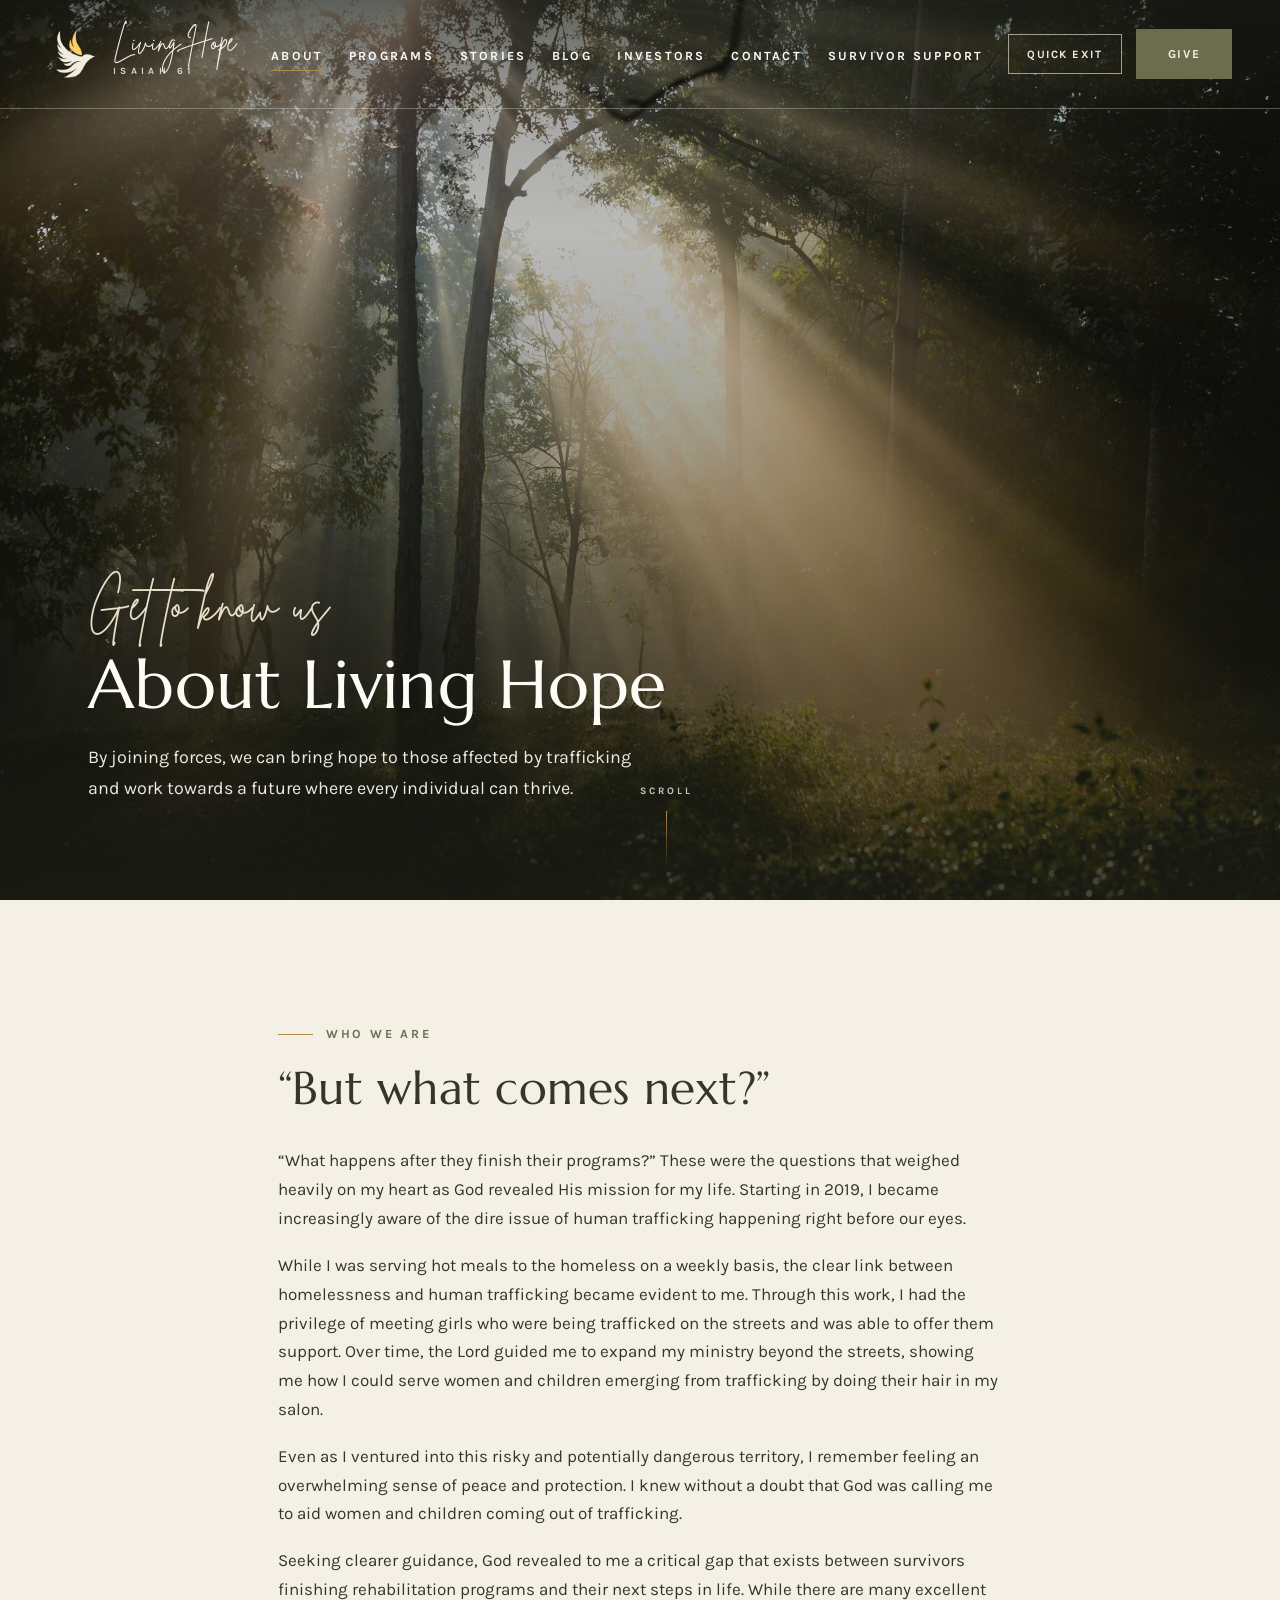
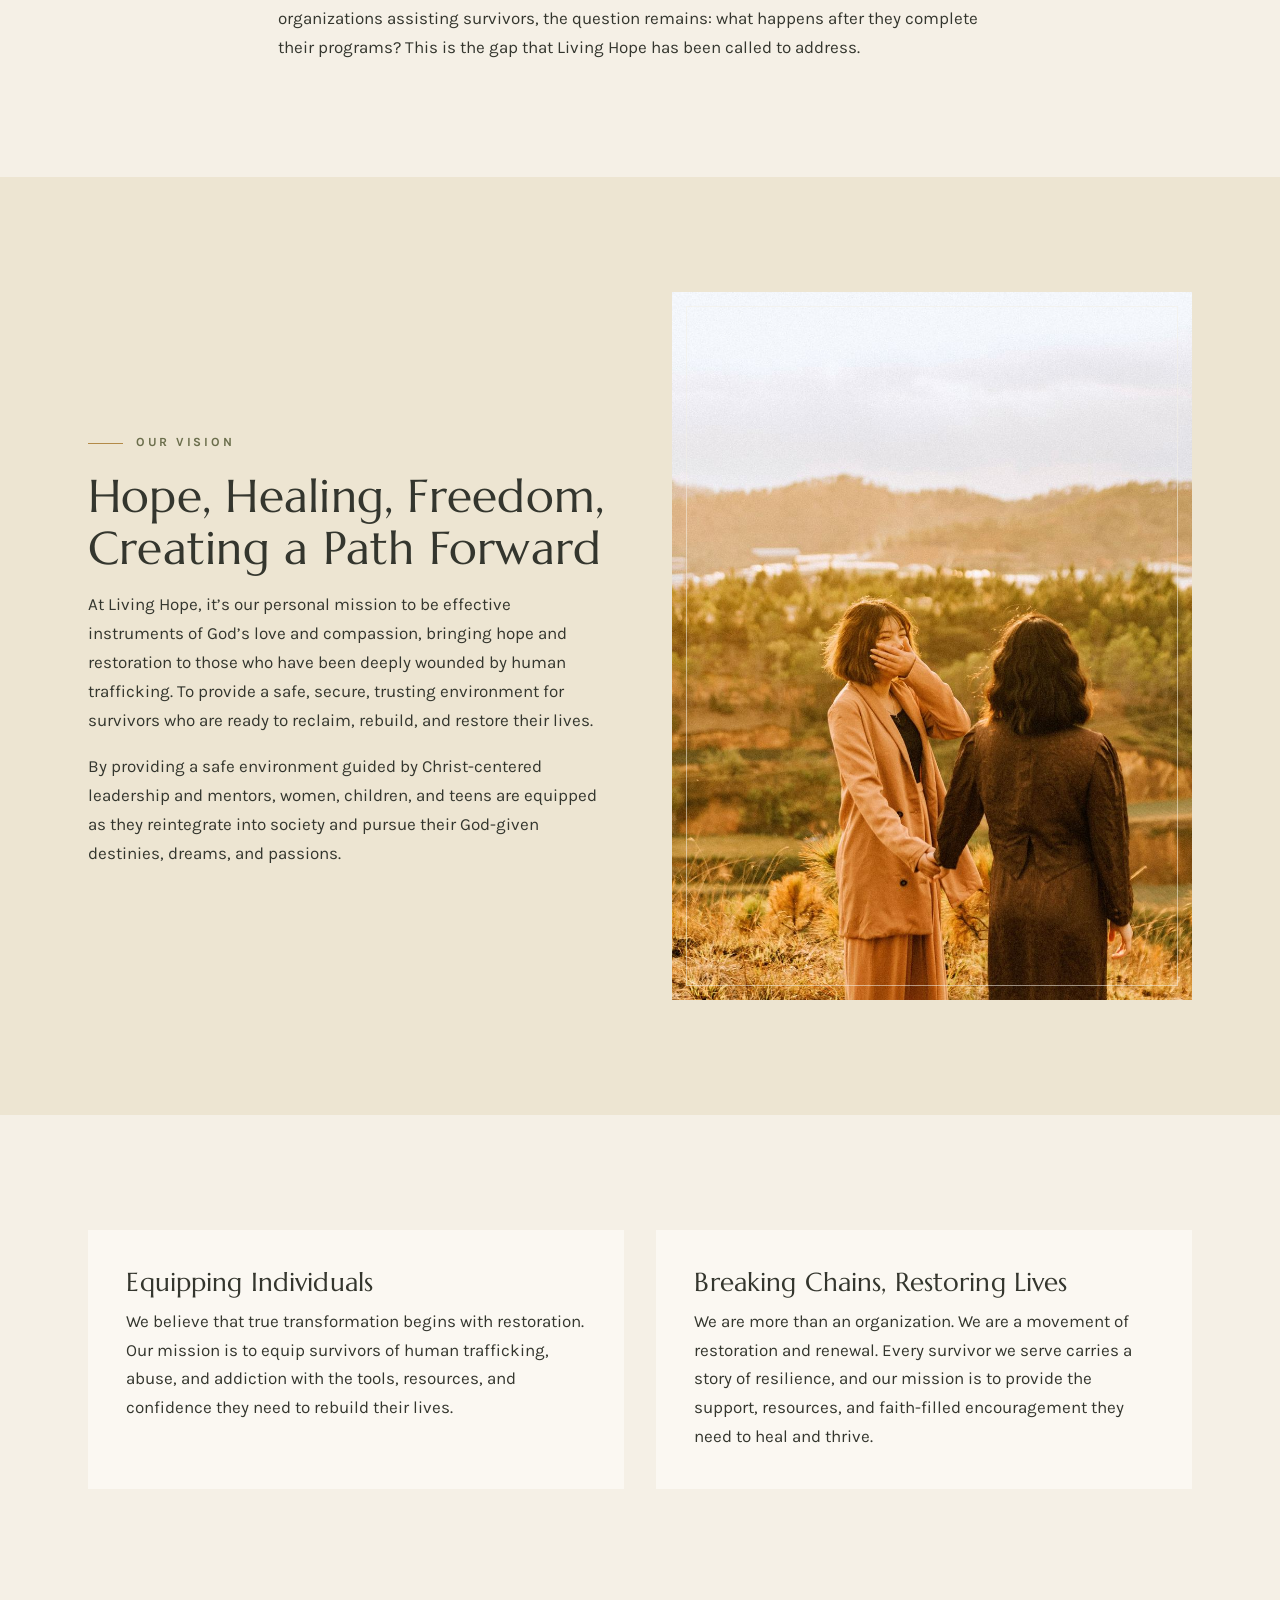
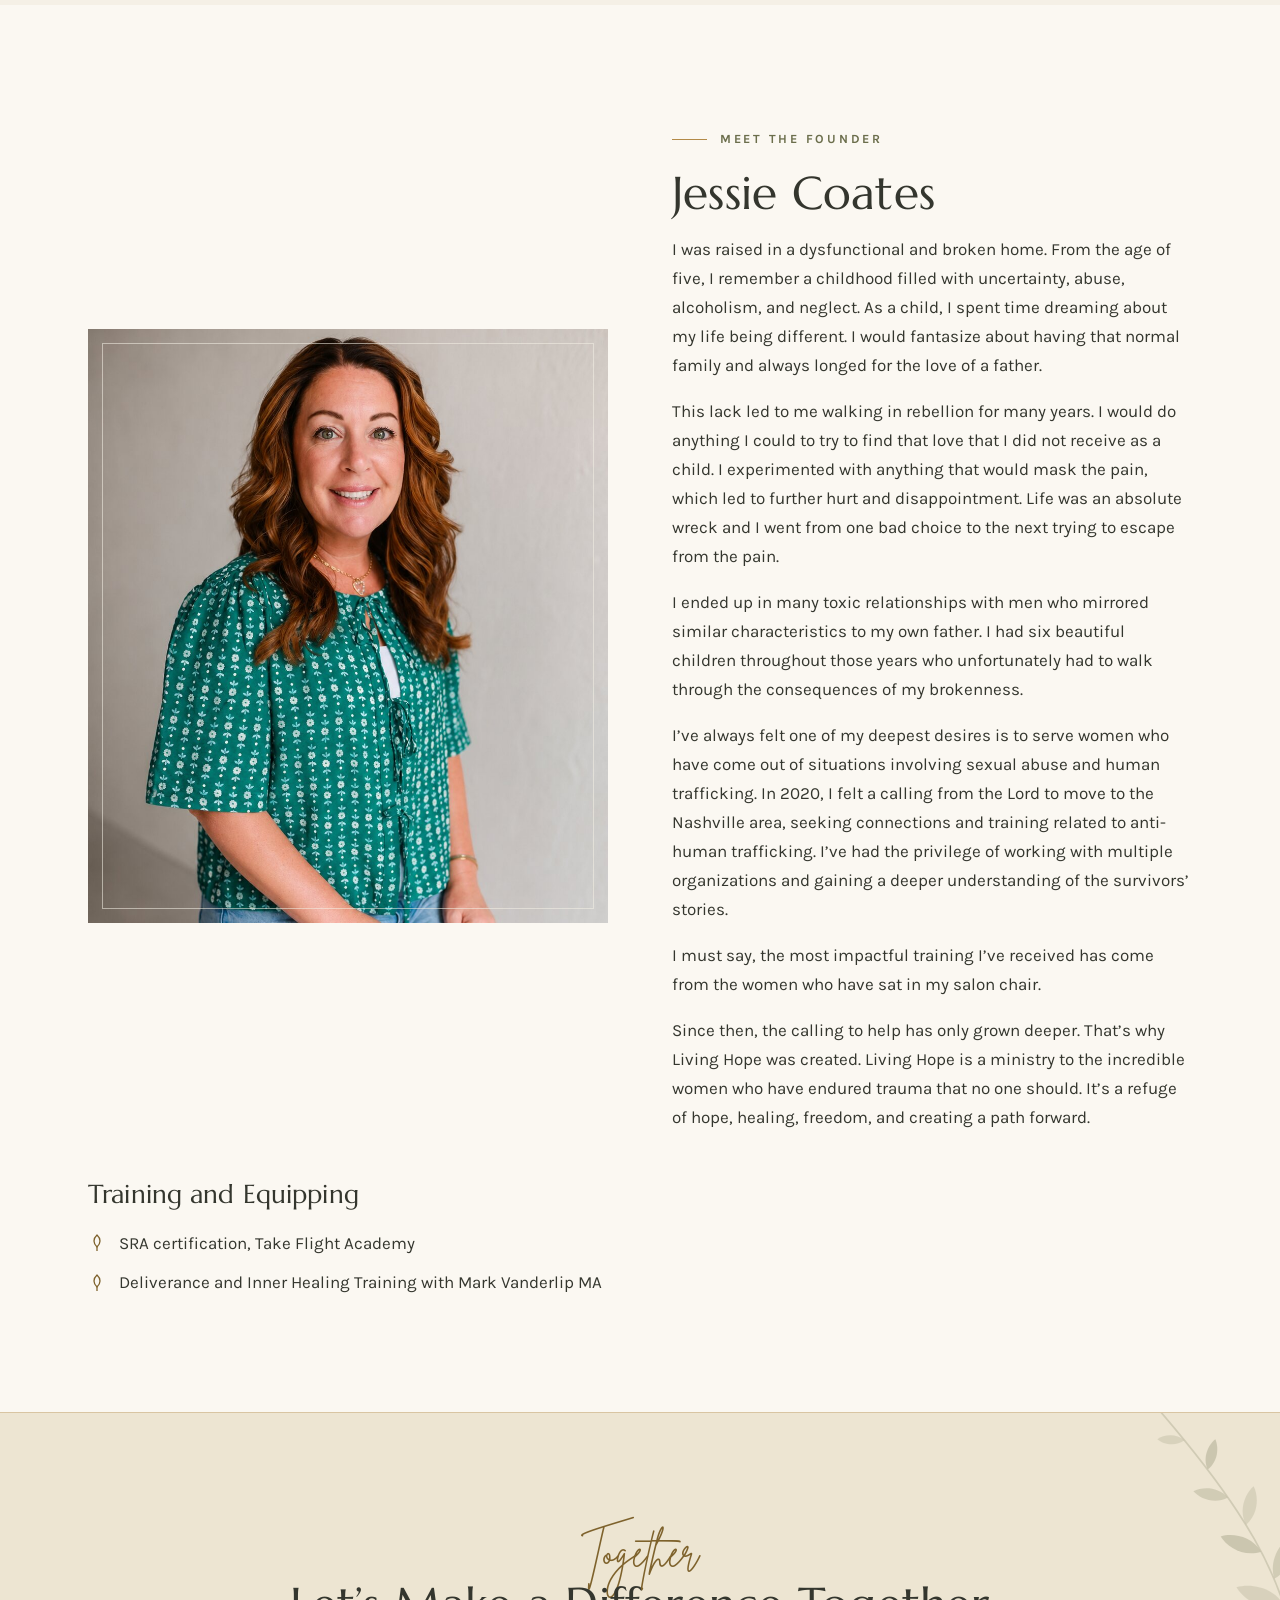
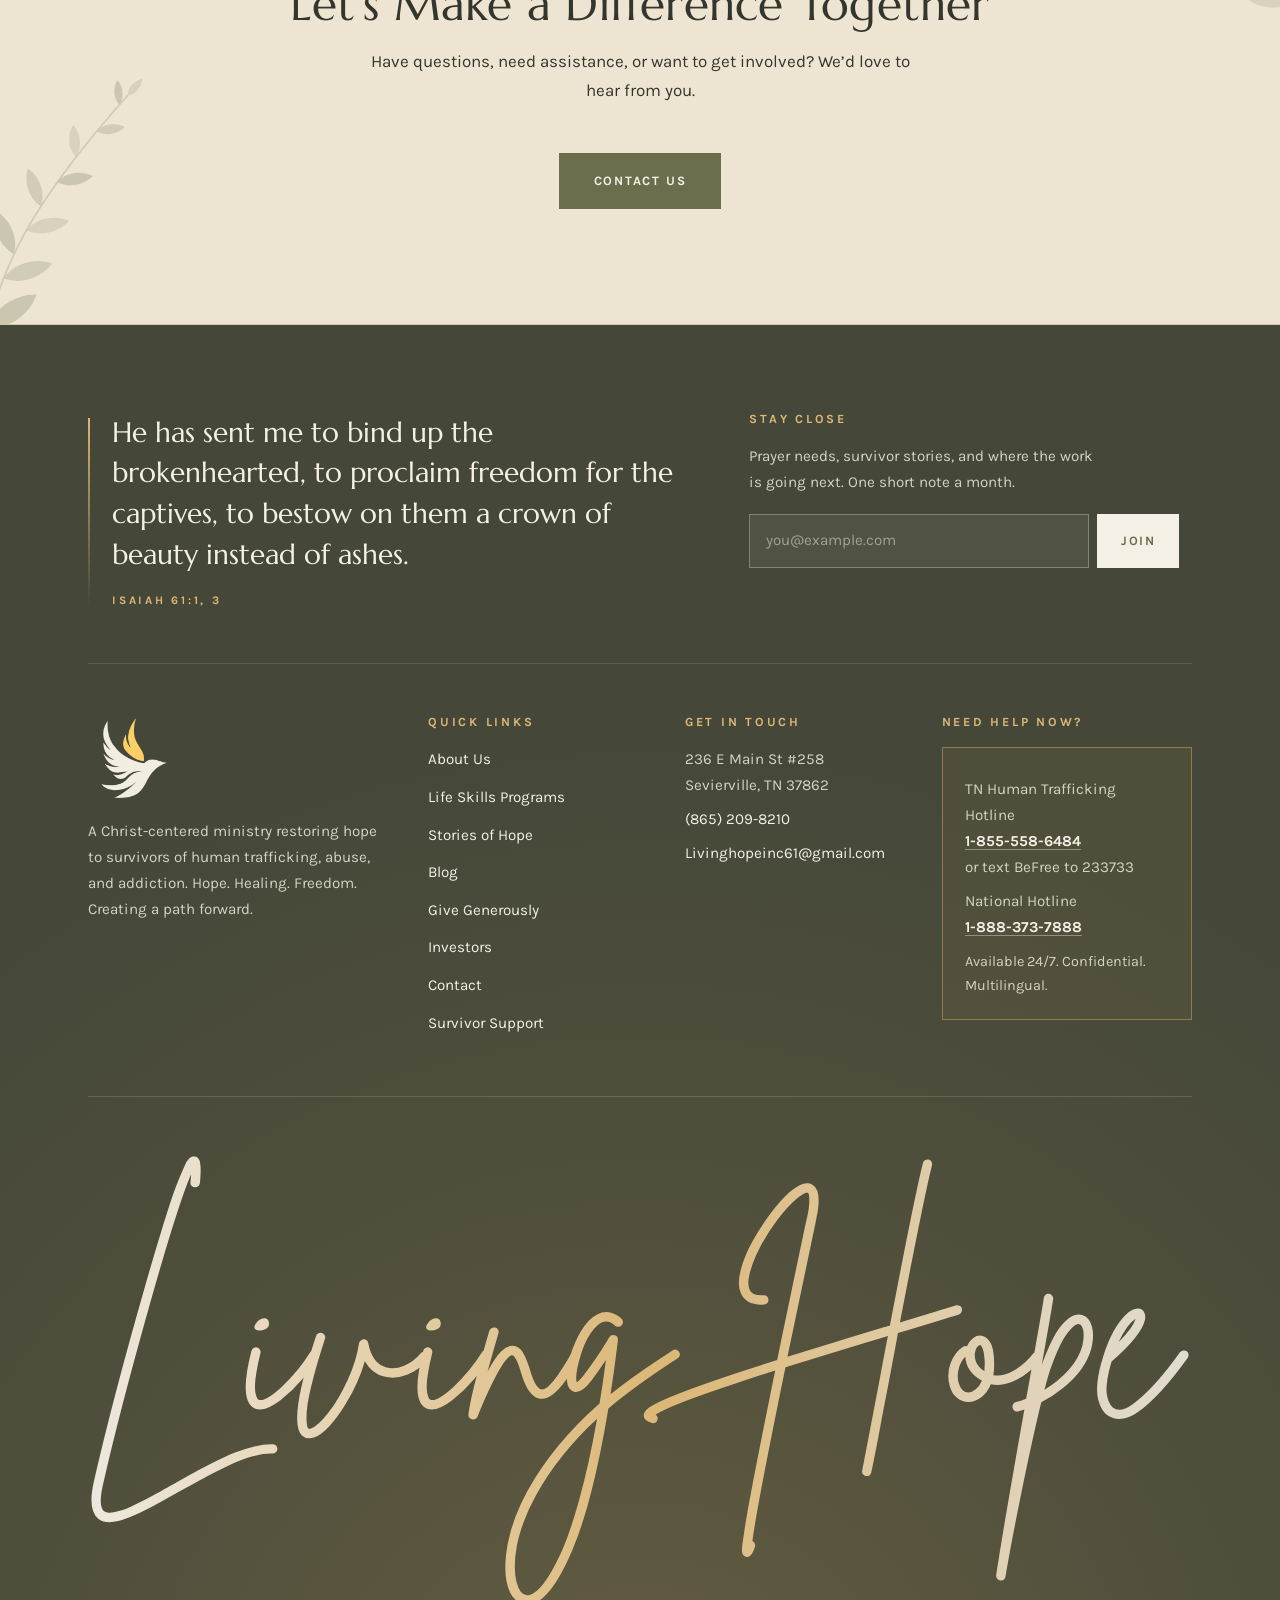
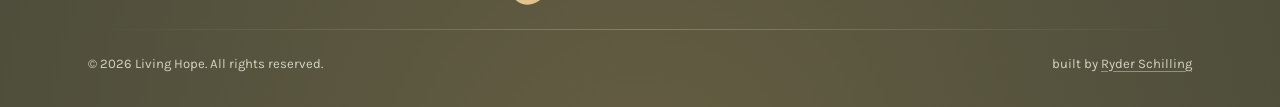
<file: about.html>
<!DOCTYPE html>
<html lang="en">
<head>
<meta charset="UTF-8">
<meta name="viewport" content="width=device-width, initial-scale=1">
<title>About Us and Jessie's Story | Living Hope</title>
<meta name="description" content="Meet Jessie Coates and learn how Living Hope was born: a refuge of hope, healing, freedom, and creating a path forward for survivors.">
<link rel="canonical" href="https://livinghope61.com/about.html">
<meta property="og:type" content="website">
<meta property="og:site_name" content="Living Hope">
<meta property="og:title" content="About Us and Jessie's Story | Living Hope">
<meta property="og:description" content="Meet Jessie Coates and learn how Living Hope was born: a refuge of hope, healing, freedom, and creating a path forward for survivors.">
<meta property="og:url" content="https://livinghope61.com/about.html">
<meta property="og:image" content="https://livinghope61.com/assets/img/lh-logo-full.png">
<meta name="twitter:card" content="summary_large_image">
<link rel="icon" type="image/png" sizes="32x32" href="/favicon-32.png">
<link rel="icon" type="image/png" sizes="16x16" href="/favicon-16.png">
<link rel="apple-touch-icon" href="/apple-touch-icon.png">
<link rel="preload" href="/assets/fonts/marcellus-latin-400-normal.woff2" as="font" type="font/woff2" crossorigin>
<link rel="preload" href="/assets/fonts/karla-latin-400-normal.woff2" as="font" type="font/woff2" crossorigin>
<link rel="stylesheet" href="/css/styles.css">
<script type="application/ld+json">
{
  "@context": "https://schema.org",
  "@type": "NonprofitOrganization",
  "name": "Living Hope",
  "alternateName": "Living Hope Isaiah 61",
  "url": "https://livinghope61.com/",
  "logo": "https://livinghope61.com/assets/img/lh-logo-full.png",
  "email": "Livinghopeinc61@gmail.com",
  "telephone": "+18652098210",
  "description": "A Christ-centered ministry restoring hope to survivors of human trafficking, abuse, and addiction in East Tennessee.",
  "address": {
    "@type": "PostalAddress",
    "streetAddress": "236 E Main St #258",
    "addressLocality": "Sevierville",
    "addressRegion": "TN",
    "postalCode": "37862",
    "addressCountry": "US"
  },
  "areaServed": "Tennessee",
  "nonprofitStatus": "Nonprofit"
}
</script>

</head>
<body>
<a class="skip-link" href="#main">Skip to main content</a>
<header class="site-header">
  <div class="container header-inner">
    <a class="brand" href="/" aria-label="Living Hope, home">
      <img class="brand-dove brand-dove--light" src="/assets/img/lh-dove-ivory.png" alt="" width="40" height="40" decoding="async">
      <img class="brand-dove brand-dove--dark" src="/assets/img/lh-dove-olive.png" alt="" width="40" height="40" decoding="async">
      <span class="brand-text"><span class="brand-name">Living Hope</span><span class="brand-tag">Isaiah 61</span></span>
    </a>
    <nav id="primary-nav" class="primary-nav" aria-label="Primary">
      <ul>
        <li><a href="/about.html" aria-current="page">About</a></li>
        <li><a href="/programs.html">Programs</a></li>
        <li><a href="/stories.html">Stories</a></li>
        <li><a href="/blog.html">Blog</a></li>
        <li><a href="/investors.html">Investors</a></li>
        <li><a href="/connect.html">Contact</a></li>
        <li><a href="/survivor-form.html">Survivor Support</a></li>
        <li class="nav-give-mobile"><a href="/give.html">Give Generously</a></li>
      </ul>
    </nav>
    <div class="header-actions">
      <button class="quick-exit" type="button" title="Leave this website quickly. Opens a weather search and removes this page from your Back button.">Quick Exit</button>
      <a class="btn btn--nav" href="/give.html">Give</a>
    </div>
    <button class="nav-toggle" type="button" aria-expanded="false" aria-controls="primary-nav">
      <span></span><span></span><span></span>
      <span class="visually-hidden">Menu</span>
    </button>
  </div>
</header>
<main id="main" tabindex="-1">
<section class="hero hero--short">
  <div class="hero__media" style="background-image:url([data-uri]);"><img src="/assets/img/light-through-trees.jpg" alt="Morning sunlight breaking through mist in a stand of trees" fetchpriority="high" decoding="async"></div>
  <div class="hero__scrim" aria-hidden="true"></div>
  <div class="hero__content">
    <div class="container">
      <p class="script">Get to know us</p>
      <h1>About Living Hope</h1>
      <p class="lead">By joining forces, we can bring hope to those affected by trafficking and work towards a future where every individual can thrive.</p>
    </div>
  </div>
  <div class="hero__cue" aria-hidden="true">
    <span>Scroll</span>
    <span class="hero__cue-line"></span>
  </div>
</section>

<section aria-labelledby="next-h">
  <div class="container container--narrow">
    <p class="eyebrow">Who We Are</p>
    <h2 id="next-h">&ldquo;But what comes next?&rdquo;</h2>
    <div class="prose mt-4">
      <p>&ldquo;What happens after they finish their programs?&rdquo; These were the questions that weighed heavily on my heart as God revealed His mission for my life. Starting in 2019, I became increasingly aware of the dire issue of human trafficking happening right before our eyes.</p>
      <p>While I was serving hot meals to the homeless on a weekly basis, the clear link between homelessness and human trafficking became evident to me. Through this work, I had the privilege of meeting girls who were being trafficked on the streets and was able to offer them support. Over time, the Lord guided me to expand my ministry beyond the streets, showing me how I could serve women and children emerging from trafficking by doing their hair in my salon.</p>
      <p>Even as I ventured into this risky and potentially dangerous territory, I remember feeling an overwhelming sense of peace and protection. I knew without a doubt that God was calling me to aid women and children coming out of trafficking.</p>
      <p>Seeking clearer guidance, God revealed to me a critical gap that exists between survivors finishing rehabilitation programs and their next steps in life. While there are many excellent organizations assisting survivors, the question remains: what happens after they complete their programs? This is the gap that Living Hope has been called to address.</p>
    </div>
  </div>
</section>

<section class="band-sand" aria-labelledby="vision-h">
  <div class="container">
    <div class="split">
      <div data-reveal>
        <p class="eyebrow">Our Vision</p>
        <h2 id="vision-h">Hope, Healing, Freedom, Creating a Path Forward</h2>
        <div class="prose mt-2">
          <p>At Living Hope, it&rsquo;s our personal mission to be effective instruments of God&rsquo;s love and compassion, bringing hope and restoration to those who have been deeply wounded by human trafficking. To provide a safe, secure, trusting environment for survivors who are ready to reclaim, rebuild, and restore their lives.</p>
          <p>By providing a safe environment guided by Christ-centered leadership and mentors, women, children, and teens are equipped as they reintegrate into society and pursue their God-given destinies, dreams, and passions.</p>
        </div>
      </div>
      <div class="figure-frame" style="background-image:url([data-uri]);" data-reveal><img src="/assets/img/women-field-hands.jpg" alt="Two women holding hands in a field at golden hour" loading="lazy" width="1000" height="1361" decoding="async">
      </div>
    </div>
  </div>
</section>

<section aria-labelledby="pillars-h">
  <div class="container">
    <h2 id="pillars-h" class="visually-hidden">What drives us</h2>
    <div class="grid-2">
      <div class="panel" data-reveal>
        <h3>Equipping Individuals</h3>
        <p>We believe that true transformation begins with restoration. Our mission is to equip survivors of human trafficking, abuse, and addiction with the tools, resources, and confidence they need to rebuild their lives.</p>
      </div>
      <div class="panel" data-reveal>
        <h3>Breaking Chains, Restoring Lives</h3>
        <p>We are more than an organization. We are a movement of restoration and renewal. Every survivor we serve carries a story of resilience, and our mission is to provide the support, resources, and faith-filled encouragement they need to heal and thrive.</p>
      </div>
    </div>
  </div>
</section>

<section class="band-surface" id="jessie" aria-labelledby="jessie-h">
  <div class="container">
    <div class="split">
      <div class="figure-frame" style="background-image:url([data-uri]);" data-reveal><img src="/assets/img/jessie-coates.jpg" alt="Jessie Coates, founder of Living Hope" loading="lazy" width="1023" height="1168" decoding="async">
      </div>
      <div>
        <p class="eyebrow">Meet the Founder</p>
        <h2 id="jessie-h">Jessie Coates</h2>
        <div class="prose mt-2">
          <p>I was raised in a dysfunctional and broken home. From the age of five, I remember a childhood filled with uncertainty, abuse, alcoholism, and neglect. As a child, I spent time dreaming about my life being different. I would fantasize about having that normal family and always longed for the love of a father.</p>
          <p>This lack led to me walking in rebellion for many years. I would do anything I could to try to find that love that I did not receive as a child. I experimented with anything that would mask the pain, which led to further hurt and disappointment. Life was an absolute wreck and I went from one bad choice to the next trying to escape from the pain.</p>
          <p>I ended up in many toxic relationships with men who mirrored similar characteristics to my own father. I had six beautiful children throughout those years who unfortunately had to walk through the consequences of my brokenness.</p>
          <p>I&rsquo;ve always felt one of my deepest desires is to serve women who have come out of situations involving sexual abuse and human trafficking. In 2020, I felt a calling from the Lord to move to the Nashville area, seeking connections and training related to anti-human trafficking. I&rsquo;ve had the privilege of working with multiple organizations and gaining a deeper understanding of the survivors&rsquo; stories.</p>
          <p>I must say, the most impactful training I&rsquo;ve received has come from the women who have sat in my salon chair.</p>
          <p>Since then, the calling to help has only grown deeper. That&rsquo;s why Living Hope was created. Living Hope is a ministry to the incredible women who have endured trauma that no one should. It&rsquo;s a refuge of hope, healing, freedom, and creating a path forward.</p>
        </div>
      </div>
    </div>
    <div class="mt-6">
      <h3>Training and Equipping</h3>
      <ul class="check-list">
<li><svg viewBox="0 0 18 18" aria-hidden="true" focusable="false" fill="none" xmlns="http://www.w3.org/2000/svg"><path d="M9 1c-2 1.8-3 3.7-3 6s1 4.2 3 6c2-1.8 3-3.7 3-6s-1-4.2-3-6Z" stroke="currentColor" stroke-width="1.3"/><path d="M9 13v4" stroke="currentColor" stroke-width="1.3"/></svg><span>SRA certification, Take Flight Academy</span></li>
<li><svg viewBox="0 0 18 18" aria-hidden="true" focusable="false" fill="none" xmlns="http://www.w3.org/2000/svg"><path d="M9 1c-2 1.8-3 3.7-3 6s1 4.2 3 6c2-1.8 3-3.7 3-6s-1-4.2-3-6Z" stroke="currentColor" stroke-width="1.3"/><path d="M9 13v4" stroke="currentColor" stroke-width="1.3"/></svg><span>Deliverance and Inner Healing Training with Mark Vanderlip MA</span></li>
</ul>
    </div>
  </div>
</section>

<section class="band-cta center" aria-labelledby="about-cta-h">
  <span class="botanical botanical--cta-l" aria-hidden="true"><svg class="sprig" viewBox="0 0 200 320" fill="none" xmlns="http://www.w3.org/2000/svg" aria-hidden="true" focusable="false"> <path class="sprig__stem" d="M18.0 304.0 C28.0 214.0 70.0 146.0 152.0 54.0" fill="none" stroke="currentColor" stroke-width="1.60" stroke-linecap="round"/> <path fill="currentColor" class="sprig__leaf sprig__leaf--a" d="M24.1 267.4 C31.4 244.7 53.7 236.1 68.6 236.7 C63.9 250.9 47.9 268.6 24.1 267.4 Z"/> <path fill="currentColor" class="sprig__leaf sprig__leaf--b" d="M30.2 244.3 C10.0 235.0 4.4 213.4 6.7 199.6 C19.3 205.5 34.0 222.3 30.2 244.3 Z"/> <path fill="currentColor" class="sprig__leaf sprig__leaf--c" d="M38.1 221.8 C50.1 204.9 70.9 203.5 83.1 208.0 C75.5 218.5 57.6 229.0 38.1 221.8 Z"/> <path fill="currentColor" class="sprig__leaf sprig__leaf--a" d="M47.7 199.6 C31.1 190.1 28.0 171.1 31.0 159.4 C41.3 165.5 52.7 181.1 47.7 199.6 Z"/> <path fill="currentColor" class="sprig__leaf sprig__leaf--b" d="M59.2 177.6 C70.5 164.1 88.3 164.4 98.3 169.0 C91.1 177.4 75.2 185.1 59.2 177.6 Z"/> <path fill="currentColor" class="sprig__leaf sprig__leaf--c" d="M72.5 155.6 C59.0 146.6 57.5 130.5 60.6 120.9 C69.0 126.6 77.6 140.3 72.5 155.6 Z"/> <path fill="currentColor" class="sprig__leaf sprig__leaf--a" d="M87.6 133.2 C97.6 122.5 112.2 123.5 120.3 127.7 C114.0 134.3 100.5 140.0 87.6 133.2 Z"/> <path fill="currentColor" class="sprig__leaf sprig__leaf--b" d="M104.7 110.3 C95.9 100.7 97.8 87.7 102.2 80.8 C107.7 86.9 111.7 99.3 104.7 110.3 Z"/> <path fill="currentColor" class="sprig__leaf sprig__leaf--c" d="M123.7 86.7 C131.7 78.4 143.2 79.4 149.6 82.8 C144.5 88.0 133.8 92.3 123.7 86.7 Z"/> <path fill="currentColor" class="sprig__leaf sprig__leaf--a" d="M144.7 62.2 C138.0 54.8 139.5 44.9 142.9 39.6 C147.0 44.3 150.1 53.8 144.7 62.2 Z"/> <path fill="currentColor" class="sprig__leaf sprig__leaf--b" d="M152.0 54.0 C152.7 44.8 160.2 39.5 165.9 38.4 C165.4 44.2 161.0 52.3 152.0 54.0 Z"/> </svg></span><span class="botanical botanical--cta-r" aria-hidden="true"><svg class="sprig" viewBox="0 0 200 320" fill="none" xmlns="http://www.w3.org/2000/svg" aria-hidden="true" focusable="false"> <path class="sprig__stem" d="M182.0 304.0 C172.0 216.0 128.0 148.0 46.0 54.0" fill="none" stroke="currentColor" stroke-width="1.60" stroke-linecap="round"/> <path fill="currentColor" class="sprig__leaf sprig__leaf--a" d="M175.8 268.1 C175.1 245.5 192.3 230.9 205.8 226.9 C206.1 241.0 197.5 261.8 175.8 268.1 Z"/> <path fill="currentColor" class="sprig__leaf sprig__leaf--b" d="M168.6 242.5 C148.5 248.5 131.3 236.6 124.5 225.4 C137.1 221.8 157.8 224.6 168.6 242.5 Z"/> <path fill="currentColor" class="sprig__leaf sprig__leaf--c" d="M159.1 217.6 C154.1 198.9 165.5 183.4 176.0 177.4 C179.0 189.1 175.9 208.1 159.1 217.6 Z"/> <path fill="currentColor" class="sprig__leaf sprig__leaf--a" d="M147.3 192.9 C130.4 198.0 115.8 188.1 110.0 178.7 C120.6 175.6 138.1 177.8 147.3 192.9 Z"/> <path fill="currentColor" class="sprig__leaf sprig__leaf--b" d="M133.2 168.1 C126.1 153.8 132.8 139.2 140.3 132.6 C144.7 141.6 145.3 157.6 133.2 168.1 Z"/> <path fill="currentColor" class="sprig__leaf sprig__leaf--c" d="M116.8 143.0 C104.1 149.6 90.9 143.8 84.9 137.1 C92.9 133.0 107.2 132.3 116.8 143.0 Z"/> <path fill="currentColor" class="sprig__leaf sprig__leaf--a" d="M98.0 117.2 C93.0 105.5 98.9 94.2 105.1 89.3 C108.2 96.6 108.1 109.3 98.0 117.2 Z"/> <path fill="currentColor" class="sprig__leaf sprig__leaf--b" d="M76.9 90.4 C67.8 96.8 57.1 93.8 51.8 89.3 C57.5 85.4 68.4 83.3 76.9 90.4 Z"/> <path fill="currentColor" class="sprig__leaf sprig__leaf--c" d="M53.3 62.4 C48.5 54.2 51.9 45.4 56.1 41.2 C59.0 46.3 60.0 55.7 53.3 62.4 Z"/> <path fill="currentColor" class="sprig__leaf sprig__leaf--a" d="M46.0 54.0 C37.4 52.3 33.4 44.6 33.0 39.1 C38.4 40.2 45.5 45.3 46.0 54.0 Z"/> </svg></span>
  <div class="container">
    <p class="script" data-reveal>Together</p>
    <h2 id="about-cta-h" data-reveal>Let&rsquo;s Make a Difference Together</h2>
    <p class="max-c mt-2" style="max-width:56ch" data-reveal>Have questions, need assistance, or want to get involved? We&rsquo;d love to hear from you.</p>
    <p class="mt-6" data-reveal><a class="btn" href="/connect.html">Contact Us</a></p>
  </div>
</section>

</main>
<footer class="site-footer">
  <div class="footer__dawn" aria-hidden="true">
    <span class="footer__glow"></span>
    <span class="footer__horizon"></span>
  </div>
  <div class="container">

    <div class="footer-lede">
      <blockquote class="footer-verse">
        <p>He has sent me to bind up the brokenhearted, to proclaim freedom for the captives, to bestow on them a crown of beauty instead of ashes.</p>
        <cite>Isaiah 61:1, 3</cite>
      </blockquote>

      <div class="footer-signup">
        <h2>Stay Close</h2>
        <p>Prayer needs, survivor stories, and where the work is going next. One short note a month.</p>
        <form class="signup" data-form data-kind="newsletter" data-thanks="Thank you. You are on the list.">
          <div class="hp" aria-hidden="true"><label for="hp-news">Company</label><input id="hp-news" name="company" type="text" tabindex="-1" autocomplete="off"></div>
          <label class="visually-hidden" for="signup-email">Email address</label>
          <div class="signup__row">
            <input id="signup-email" name="Email" type="email" required autocomplete="email" placeholder="you@example.com">
            <button class="btn btn--light" type="submit">Join</button>
          </div>
          <p class="form-status" role="status"></p>
        </form>
      </div>
    </div>

    <div class="footer-grid">
      <div class="footer-brand">
        <img src="/assets/img/lh-dove-ivory.png" alt="Living Hope" width="86" height="86" decoding="async">
        <p>A Christ-centered ministry restoring hope to survivors of human trafficking, abuse, and addiction. Hope. Healing. Freedom. Creating a path forward.</p>
      </div>
      <nav aria-label="Footer">
        <h2>Quick Links</h2>
        <ul class="footer-links">
          <li><a href="/about.html"><span>About Us</span></a></li>
          <li><a href="/programs.html"><span>Life Skills Programs</span></a></li>
          <li><a href="/stories.html"><span>Stories of Hope</span></a></li>
          <li><a href="/blog.html"><span>Blog</span></a></li>
          <li><a href="/give.html"><span>Give Generously</span></a></li>
          <li><a href="/investors.html"><span>Investors</span></a></li>
          <li><a href="/connect.html"><span>Contact</span></a></li>
          <li><a href="/survivor-form.html"><span>Survivor Support</span></a></li>
        </ul>
      </nav>
      <div class="footer-contact">
        <h2>Get in Touch</h2>
        <address>
          <p>236 E Main St #258<br>Sevierville, TN 37862</p>
          <p><a href="tel:+18652098210">(865) 209-8210</a></p>
          <p><a href="mailto:Livinghopeinc61@gmail.com" class="footer-email">Livinghopeinc61@<wbr>gmail.com</a></p>
        </address>
      </div>
      <div class="footer-help">
        <h2>Need Help Now?</h2>
        <div class="hotline-box">
          <p>TN Human Trafficking Hotline<br><a href="tel:18555586484">1-855-558-6484</a><br>or text BeFree to 233733</p>
          <p>National Hotline<br><a href="tel:18883737888">1-888-373-7888</a></p>
          <p class="small">Available 24/7. Confidential. Multilingual.</p>
        </div>
      </div>
    </div>

    <div class="footer-signoff">
      <div class="footer-wordmark-clip">
<svg class="fw" viewBox="36.0 -1032.7 4506.2 1857.7" aria-hidden="true" focusable="false"><defs><linearGradient id="fwGrad" x1="0" y1="0" x2="1" y2="0"><stop offset="0" stop-color="#F5F0E6" stop-opacity=".95"/><stop offset=".52" stop-color="#DCB776"/><stop offset="1" stop-color="#F5F0E6" stop-opacity=".88"/></linearGradient><mask id="fwInk" maskUnits="userSpaceOnUse" x="-84" y="-1153" width="4746" height="2098"><g class="fw-pen" fill="none" stroke="#fff" stroke-width="84" stroke-linecap="round" stroke-linejoin="round"><path d="M466.8 -988.9 L465.4 -969.1 L474.7 -961.1 L473.4 -914.7" style="--l:79;--d:0.01s;--t:0.00s"/><path d="M465.4 -969.1 L438.9 -955.8 L411.1 -886.9 L370.0 -765.0 L301.1 -537.1 L196.4 -163.5 L115.5 150.6 L70.5 348.0 L67.8 379.8 L70.5 410.3 L83.7 439.4 L101.0 450.0 L134.1 452.7 L177.8 443.4 L221.6 426.2 L275.9 399.7 L489.3 280.4 L613.9 218.1 L662.9 198.3 L717.2 182.4 L783.5 173.1" style="--l:2246;--d:0.42s;--t:0.03s"/><path d="M986.3 -281.4 L981.0 -272.1 L962.4 -209.8 L931.9 -143.6 L922.7 -137.0 L900.1 -129.0 L841.8 -66.7 L807.4 -37.6 L779.5 -19.0 L757.0 -9.8 L735.8 -7.1 L715.9 -13.7 L705.3 -29.6 L698.7 -57.5 L700.0 -121.1 L719.9 -220.4" style="--l:627;--d:0.12s;--t:0.56s"/><path d="M928.0 -139.6 L934.6 -135.6 L934.6 -126.4 L909.4 8.8 L909.4 72.4 L914.7 94.9 L924.0 106.8 L939.9 110.8 L961.1 105.5 L995.6 80.3 L1022.1 51.2 L1079.1 -32.3 L1124.1 -123.7 L1148.0 -196.6 L1161.2 -207.2 L1161.2 -250.9" style="--l:717;--d:0.13s;--t:0.70s"/><path d="M1161.2 -207.2 L1178.5 -196.6 L1191.7 -176.7 L1215.6 -154.2 L1232.8 -144.9 L1255.3 -138.3 L1292.4 -137.0 L1320.3 -142.3 L1353.4 -156.8 L1370.6 -168.8 L1403.8 -178.0 L1406.4 -175.4 L1406.4 -164.8 L1398.5 -87.9 L1402.4 -41.6 L1411.7 -19.0 L1418.4 -12.4 L1436.9 -7.1 L1458.1 -9.8 L1487.3 -23.0 L1531.0 -56.1 L1574.7 -98.5 L1606.6 -135.6 L1641.0 -150.2 L1647.6 -174.1 L1666.2 -212.5 L1691.4 -298.6" style="--l:881;--d:0.17s;--t:0.85s"/><path d="M1641.0 -150.2 L1645.0 -144.9 L1645.0 -126.4 L1651.6 -117.1 L1682.1 -131.7 L1709.9 -179.4 L1744.4 -219.1 L1764.3 -225.7 L1780.2 -223.1 L1792.1 -212.5 L1804.0 -190.0 L1830.5 -111.8 L1853.1 -69.4 L1869.0 -54.8 L1887.5 -50.8 L1908.7 -54.8 L1927.3 -66.7 L1947.2 -86.6 L1976.3 -125.0 L2001.5 -137.0 L2043.9 -260.2 L2075.7 -315.8 L2102.2 -345.0 L2123.4 -358.2 L2155.2 -363.5 L2177.8 -358.2 L2199.0 -343.7" style="--l:916;--d:0.17s;--t:1.04s"/><path d="M2001.5 -137.0 L2008.1 -129.0 L2009.5 -103.8 L2014.8 -85.3 L2028.0 -80.0 L2047.9 -86.6 L2071.7 -111.8 L2131.4 -196.6 L2136.7 -201.9 L2161.9 -212.5 L2180.4 -270.8" style="--l:324;--d:0.06s;--t:1.23s"/><path d="M2161.9 -212.5 L2168.5 -205.9 L2168.5 -199.2 L2151.3 -70.7 L2148.6 -31.0 L2152.6 -27.0 L2184.4 -36.3 L2299.7 -123.7 L2429.6 -211.2 L2433.6 -211.2" style="--l:530;--d:0.10s;--t:1.31s"/><path d="M2152.6 -27.0 L2142.0 -8.4 L2140.7 4.8 L2128.7 27.3 L2132.7 34.0 L2130.1 69.7 L2106.2 193.0 L2069.1 350.6 L2036.0 467.2 L2010.8 540.1 L1972.3 630.2 L1944.5 683.2 L1907.4 738.9 L1869.0 776.0 L1847.8 786.6 L1823.9 789.2 L1802.7 783.9 L1785.5 768.0 L1766.9 729.6 L1757.6 672.6 L1761.6 595.8 L1774.9 528.2 L1812.0 422.2 L1846.4 353.3 L1879.6 297.6 L1955.1 191.6 L2006.8 130.7 L2082.4 52.5 L2096.9 39.3 L2127.4 30.0" style="--l:1831;--d:0.34s;--t:1.43s"/><path d="M1652.9 -117.1 L1647.6 -94.6 L1618.5 -12.4 L1607.9 34.0" style="--l:158;--d:0.03s;--t:1.79s"/><path d="M1647.6 -123.7 L1666.2 -143.6" style="--l:27;--d:0.01s;--t:1.84s"/><path d="M1403.8 -178.0 L1418.4 -207.2 L1421.0 -220.4" style="--l:46;--d:0.01s;--t:1.87s"/><path d="M730.5 -323.8 L742.4 -329.1 L754.4 -341.0" style="--l:30;--d:0.01s;--t:1.98s"/><path d="M1431.6 -323.8 L1443.5 -329.1 L1455.5 -341.0" style="--l:30;--d:0.01s;--t:2.08s"/><path d="M2788.8 -432.4 L2751.7 -437.7 L2739.7 -443.0 L2722.5 -458.9 L2714.5 -477.5 L2711.9 -513.3 L2717.2 -550.4 L2747.7 -632.5 L2776.8 -686.8 L2812.6 -742.5 L2857.7 -802.1 L2896.1 -844.5 L2926.6 -871.0 L2951.8 -885.6 L2965.0 -888.2 L2983.6 -885.6 L2992.9 -875.0 L2998.2 -837.9 L2994.2 -791.5 L2876.2 -232.4 L2870.9 -180.7 L2865.6 -176.7 L2865.6 -172.7 L2857.7 -164.8 L2823.2 -160.8 L2760.9 -140.9 L2574.1 -78.7 L2430.9 -25.7 L2368.6 2.2 L2340.8 18.1 L2332.8 36.6 L2339.5 49.9" style="--l:1945;--d:0.37s;--t:2.19s"/><path d="M2857.7 -164.8 L2856.4 -126.4 L2795.4 170.4 L2741.1 459.3 L2729.1 533.5 L2726.5 593.1" style="--l:770;--d:0.14s;--t:2.57s"/><path d="M2870.9 -180.7 L2910.7 -187.3 L3280.5 -301.3 L3314.9 -305.2 L3332.2 -322.5 L3366.6 -326.4 L3582.6 -394.0" style="--l:747;--d:0.14s;--t:2.74s"/><path d="M3332.2 -322.5 L3330.8 -337.0 L3334.8 -371.5 L3377.2 -590.1 L3435.5 -877.6 L3454.1 -961.1 L3462.0 -985.0" style="--l:676;--d:0.13s;--t:2.90s"/><path d="M3318.9 -306.6 L3313.6 -250.9 L3214.2 261.9" style="--l:578;--d:0.11s;--t:3.05s"/><path d="M3956.4 -439.1 L3915.3 -203.2 L3902.1 -171.4 L3868.9 -160.8 L3825.2 -129.0 L3793.4 -114.4 L3754.9 -106.5 L3713.9 -107.8 L3707.2 -113.1 L3707.2 -121.1 L3712.5 -126.4 L3713.9 -199.2 L3704.6 -243.0 L3691.3 -262.8 L3678.1 -266.8 L3659.5 -262.8 L3647.6 -250.9 L3639.6 -231.0 L3631.7 -221.8 L3605.2 -215.1 L3591.9 -203.2 L3576.0 -175.4 L3569.4 -154.2 L3565.4 -123.7 L3572.0 -84.0 L3578.7 -68.1 L3593.3 -49.5 L3610.5 -40.2 L3625.1 -37.6 L3642.3 -38.9 L3658.2 -44.2 L3672.8 -54.8 L3688.7 -72.0 L3698.0 -87.9 L3701.9 -109.1 L3705.9 -113.1" style="--l:1094;--d:0.21s;--t:3.25s"/><path d="M3631.7 -221.8 L3635.7 -219.1 L3638.3 -184.7 L3648.9 -159.5 L3679.4 -129.0 L3705.9 -121.1" style="--l:137;--d:0.03s;--t:3.48s"/><path d="M3903.4 -172.7 L3907.4 -168.8 L3907.4 -151.5 L3918.0 -140.9 L3915.3 -115.8 L3910.0 -98.5 L3907.4 -54.8 L3898.1 -41.6 L3891.5 -8.4 L3886.2 0.8 L3879.5 55.2 L3854.3 173.1 L3797.4 475.2 L3761.6 691.2" style="--l:887;--d:0.17s;--t:3.53s"/><path d="M3886.2 0.8 L3878.2 -7.1 L3872.9 -7.1 L3843.7 -3.1 L3829.2 2.2" style="--l:61;--d:0.01s;--t:3.71s"/><path d="M3907.4 -54.8 L3916.6 -45.5 L3953.7 -53.5 L4018.7 -101.2 L4053.1 -135.6 L4082.3 -174.1 L4106.2 -221.8 L4115.4 -257.5 L4116.8 -302.6 L4112.8 -325.1 L4106.2 -339.7 L4096.9 -349.0 L4082.3 -352.9 L4061.1 -350.3 L4053.1 -346.3 L4029.3 -325.1 L4001.5 -286.7 L3971.0 -227.1 L3945.8 -159.5 L3919.3 -142.3" style="--l:711;--d:0.13s;--t:3.74s"/><path d="M4509.1 -208.5 L4424.2 -99.9 L4343.4 -17.7 L4307.6 10.1 L4279.8 26.0 L4249.3 32.6 L4232.1 31.3 L4209.5 23.4 L4193.6 7.5 L4177.7 -29.6 L4173.8 -56.1 L4173.8 -85.3 L4184.4 -154.2 L4197.6 -199.2 L4222.8 -236.3 L4228.1 -241.6 L4258.6 -250.9 L4307.6 -307.9 L4326.2 -342.3 L4328.8 -366.2 L4320.9 -374.1 L4298.3 -370.2 L4263.9 -337.0 L4229.4 -280.1 L4224.1 -253.6 L4225.4 -240.3" style="--l:1050;--d:0.20s;--t:3.98s"/><path d="M4226.8 -245.6 L4244.0 -262.8" style="--l:24;--d:0.00s;--t:4.20s"/></g></mask></defs><path d="M790.0 156Q798.0 156 803.5 161.5Q809.0 167 809.0 175Q809.0 180 806.0 184.5Q803.0 189 798.5 191.5Q794.0 194 789.0 194Q753.0 193 707.5 205.5Q662.0 218 604.0 246.0Q546.0 274 508.0 294.5Q470.0 315 403.0 352Q327.0 395 289.0 415.5Q251.0 436 203.0 455.0Q155.0 474 124.0 474Q97.0 474 79.0 461Q33.0 426 60.0 308Q135.0 -21 268.0 -486Q300.0 -598 326.5 -685.0Q353.0 -772 371.5 -828.5Q390.0 -885 406.0 -923.5Q422.0 -962 430.5 -981.0Q439.0 -1000 448.0 -1009.0Q457.0 -1018 461.0 -1018.5Q465.0 -1019 472.0 -1018Q490.0 -1016 494.0 -990.0Q498.0 -964 493.0 -910Q492.0 -902 486.0 -897.0Q480.0 -892 472.0 -892.5Q464.0 -893 458.5 -899.0Q453.0 -905 454.0 -913Q456.0 -931 457.0 -946Q405.0 -827 297.0 -446Q169.0 5 98.0 317Q76.0 410 102.0 430Q109.0 435 120.0 436.0Q131.0 437 146.5 433.0Q162.0 429 177.0 424.5Q192.0 420 215.0 409.0Q238.0 398 254.0 390.0Q270.0 382 297.5 367.0Q325.0 352 340.0 343.5Q355.0 335 384.0 319Q440.0 287 469.5 271.0Q499.0 255 551.5 228.5Q604.0 202 639.0 188.5Q674.0 175 715.5 165.0Q757.0 155 790.0 156Z M978.0 -201Q950.0 -157 910.5 -109.5Q871.0 -62 821.5 -24.0Q772.0 14 738.0 14Q726.0 14 717.0 10Q650.0 -19 703.0 -225Q705.0 -233 712.0 -237.0Q719.0 -241 726.5 -239.0Q734.0 -237 738.0 -230.0Q742.0 -223 740.0 -216Q728.0 -168 722.5 -131.5Q717.0 -95 717.5 -76.0Q718.0 -57 721.5 -44.5Q725.0 -32 727.5 -29.5Q730.0 -27 732.0 -26Q758.0 -15 826.5 -78.0Q895.0 -141 945.0 -222Q950.0 -228 957.5 -230.0Q965.0 -232 972.0 -228.0Q979.0 -224 980.5 -216.0Q982.0 -208 978.0 -201ZM736.0 -308Q707.0 -310 718.0 -332Q728.0 -350 744.0 -356Q769.0 -364 774.0 -343Q779.0 -323 759.0 -313Q749.0 -308 736.0 -308Z M1425.0 -191Q1387.0 -147 1338.0 -127.5Q1289.0 -108 1245.0 -120Q1194.0 -133 1166.0 -183Q1141.0 -96 1090.0 -12Q1056.0 45 1021.0 82.5Q986.0 120 958.0 129Q948.0 132 939.0 132Q921.0 132 909.0 120Q851.0 61 967.0 -286Q969.0 -293 976.5 -296.5Q984.0 -300 991.5 -297.5Q999.0 -295 1002.5 -288.0Q1006.0 -281 1003.0 -273Q974.0 -185 956.0 -115.5Q938.0 -46 932.5 -9.5Q927.0 27 928.0 52.0Q929.0 77 931.0 83.5Q933.0 90 936.0 92Q939.0 95 946.0 92Q974.0 83 1016.0 29.0Q1058.0 -25 1095.0 -104.5Q1132.0 -184 1142.0 -255Q1143.0 -262 1148.5 -266.5Q1154.0 -271 1161.0 -272Q1177.0 -272 1180.0 -256Q1196.0 -172 1255.0 -157Q1288.0 -148 1326.5 -164.0Q1365.0 -180 1395.0 -216Q1401.0 -222 1408.5 -222.5Q1416.0 -223 1422.5 -218.0Q1429.0 -213 1429.5 -205.0Q1430.0 -197 1425.0 -191Z M1679.0 -201Q1651.0 -157 1611.5 -109.5Q1572.0 -62 1522.5 -24.0Q1473.0 14 1439.0 14Q1427.0 14 1418.0 10Q1351.0 -19 1404.0 -225Q1406.0 -233 1413.0 -237.0Q1420.0 -241 1427.5 -239.0Q1435.0 -237 1439.0 -230.0Q1443.0 -223 1441.0 -216Q1429.0 -168 1423.5 -131.5Q1418.0 -95 1418.5 -76.0Q1419.0 -57 1422.5 -44.5Q1426.0 -32 1428.5 -29.5Q1431.0 -27 1433.0 -26Q1459.0 -15 1527.5 -78.0Q1596.0 -141 1646.0 -222Q1651.0 -228 1658.5 -230.0Q1666.0 -232 1673.0 -228.0Q1680.0 -224 1681.5 -216.0Q1683.0 -208 1679.0 -201ZM1437.0 -308Q1408.0 -310 1419.0 -332Q1429.0 -350 1445.0 -356Q1470.0 -364 1475.0 -343Q1480.0 -323 1460.0 -313Q1450.0 -308 1437.0 -308Z M2043.0 -197Q2009.0 -137 1984.0 -102.0Q1959.0 -67 1933.0 -47.0Q1907.0 -27 1882.0 -30Q1832.0 -36 1803.0 -138Q1782.0 -207 1767.0 -207Q1764.0 -208 1758.5 -204.5Q1753.0 -201 1741.0 -186.5Q1729.0 -172 1714.5 -147.0Q1700.0 -122 1676.5 -73.0Q1653.0 -24 1626.0 43Q1621.0 55 1608.0 55Q1606.0 55 1604.0 54Q1587.0 50 1589.0 33Q1599.0 -49 1664.0 -272Q1671.0 -295 1674.0 -307Q1677.0 -315 1684.0 -318.5Q1691.0 -322 1698.5 -320.0Q1706.0 -318 1710.0 -311.0Q1714.0 -304 1711.0 -296Q1709.0 -289 1701.0 -261Q1679.0 -184 1667.0 -141Q1699.0 -201 1723.0 -224.0Q1747.0 -247 1769.0 -246Q1795.0 -245 1810.5 -219.0Q1826.0 -193 1840.0 -148Q1862.0 -71 1887.0 -68Q1899.0 -66 1916.5 -81.5Q1934.0 -97 1954.0 -126.5Q1974.0 -156 1984.5 -173.0Q1995.0 -190 2009.0 -216Q2013.0 -223 2021.0 -225.0Q2029.0 -227 2036.0 -223.0Q2043.0 -219 2045.0 -211.5Q2047.0 -204 2043.0 -197Z M2443.0 -195Q2263.0 -78 2160.0 10Q2097.0 390 2013.0 588.0Q1929.0 786 1849.0 808Q1838.0 811 1828.0 811Q1796.0 811 1773.0 783Q1730.0 729 1742.0 610Q1756.0 482 1829.0 348Q1936.0 155 2124.0 -10Q2138.0 -95 2150.0 -188Q2118.0 -140 2091.0 -104Q2049.0 -49 2019.0 -58Q1995.0 -65 1991.0 -102Q1988.0 -137 2001.5 -192.5Q2015.0 -248 2046.0 -302.0Q2077.0 -356 2114.0 -374Q2165.0 -400 2213.0 -357Q2219.0 -351 2219.5 -343.5Q2220.0 -336 2214.5 -330.0Q2209.0 -324 2201.0 -323.5Q2193.0 -323 2187.0 -328Q2151.0 -361 2114.0 -328Q2072.0 -290 2047.0 -207.5Q2022.0 -125 2031.0 -97Q2042.0 -104 2060.0 -127Q2124.0 -211 2163.0 -280Q2171.0 -293 2186.0 -288.5Q2201.0 -284 2199.0 -268Q2185.0 -153 2169.0 -48Q2262.0 -124 2422.0 -227Q2429.0 -232 2436.5 -230.0Q2444.0 -228 2448.5 -221.5Q2453.0 -215 2451.5 -207.0Q2450.0 -199 2443.0 -195ZM1838.0 771Q1865.0 764 1896.5 723.0Q1928.0 682 1965.0 603.0Q2002.0 524 2041.5 381.0Q2081.0 238 2114.0 52Q1956.0 198 1863.0 367Q1833.0 421 1813.5 475.0Q1794.0 529 1786.0 573.0Q1778.0 617 1778.0 654.5Q1778.0 692 1785.0 718.0Q1792.0 744 1803.0 759Q1818.0 777 1838.0 771Z M3603.0 -399Q3604.0 -393 3603.0 -388.5Q3602.0 -384 3599.0 -380.0Q3596.0 -376 3591.0 -374Q3524.0 -353 3342.0 -298Q3328.0 -221 3302.0 -84Q3281.0 23 3271.5 75.0Q3262.0 127 3250.5 186.0Q3239.0 245 3233.0 271Q3230.0 286 3214.0 286Q3212.0 286 3210.0 286Q3203.0 284 3198.5 277.5Q3194.0 271 3196.0 263Q3207.0 207 3264.0 -91Q3288.0 -221 3301.0 -286Q3300.0 -286 3299.5 -285.5Q3299.0 -285 3298.0 -285Q3024.0 -202 2883.0 -158Q2767.0 405 2748.0 551Q2754.0 554 2757.5 561.0Q2761.0 568 2758.0 575Q2753.0 589 2750.0 596.0Q2747.0 603 2741.0 609.5Q2735.0 616 2728.0 616Q2725.0 616 2721.0 615Q2707.0 612 2705.5 594.0Q2704.0 576 2710.0 544Q2716.0 498 2731.0 413Q2758.0 266 2811.0 3Q2825.0 -67 2841.0 -145Q2754.0 -117 2685.0 -94Q2412.0 -4 2353.0 35Q2363.0 42 2361.0 54Q2358.0 70 2342.0 70Q2340.0 70 2338.0 69Q2306.0 63 2304.0 40Q2304.0 24 2325.0 7.5Q2346.0 -9 2410.0 -36Q2494.0 -71 2651.0 -124Q2737.0 -152 2849.0 -188Q2900.0 -435 2967.0 -753L2972.0 -773Q2980.0 -811 2980.0 -835.5Q2980.0 -860 2978.0 -864.5Q2976.0 -869 2974.0 -870.0Q2972.0 -871 2967.5 -870.0Q2963.0 -869 2951.0 -862.0Q2939.0 -855 2925.0 -843Q2890.0 -813 2851.5 -762.0Q2813.0 -711 2783.0 -656Q2762.0 -616 2749.0 -581.0Q2736.0 -546 2732.5 -519.5Q2729.0 -493 2736.0 -476Q2747.0 -449 2793.0 -452Q2801.0 -453 2807.0 -447.5Q2813.0 -442 2813.5 -434.0Q2814.0 -426 2809.0 -420.0Q2804.0 -414 2796.0 -414Q2722.0 -409 2700.0 -462Q2685.0 -497 2700.5 -556.5Q2716.0 -616 2749.5 -675.0Q2783.0 -734 2823.5 -787.5Q2864.0 -841 2899.0 -872Q2959.0 -924 2993.0 -903Q3034.0 -879 3009.0 -766L3005.0 -745Q2941.0 -440 2891.0 -201Q3027.0 -243 3287.0 -322Q3290.0 -323 3294.0 -324.0Q3298.0 -325 3302.0 -326.5Q3306.0 -328 3309.0 -328Q3411.0 -863 3444.0 -992Q3446.0 -1000 3453.0 -1004.0Q3460.0 -1008 3467.5 -1006.0Q3475.0 -1004 3479.0 -997.0Q3483.0 -990 3481.0 -983Q3449.0 -857 3350.0 -341Q3514.0 -390 3579.0 -411Q3586.0 -413 3593.5 -409.5Q3601.0 -406 3603.0 -399Z M3926.0 -191Q3885.0 -138 3828.0 -108.0Q3771.0 -78 3721.0 -89Q3707.0 -55 3682.0 -35.5Q3657.0 -16 3630.0 -16H3629.0Q3602.0 -17 3581.5 -34.5Q3561.0 -52 3553.0 -83Q3540.0 -132 3557.5 -176.5Q3575.0 -221 3608.0 -242Q3615.0 -247 3624.0 -244Q3633.0 -266 3649.5 -278.0Q3666.0 -290 3684.0 -287Q3694.0 -285 3702.5 -278.5Q3711.0 -272 3719.5 -258.0Q3728.0 -244 3732.0 -215.0Q3736.0 -186 3734.0 -146Q3733.0 -136 3731.0 -126Q3769.0 -118 3815.5 -145.0Q3862.0 -172 3895.0 -215Q3900.0 -221 3908.0 -222.0Q3916.0 -223 3922.5 -218.0Q3929.0 -213 3930.0 -205.0Q3931.0 -197 3926.0 -191ZM3630.0 -55Q3644.0 -55 3659.5 -68.0Q3675.0 -81 3685.0 -103Q3620.0 -139 3617.0 -201Q3597.0 -182 3589.5 -150.0Q3582.0 -118 3590.0 -94Q3601.0 -55 3630.0 -55ZM3695.0 -148Q3697.0 -172 3695.5 -189.5Q3694.0 -207 3692.0 -218.0Q3690.0 -229 3687.0 -236.0Q3684.0 -243 3681.5 -246.0Q3679.0 -249 3678.0 -249H3677.0Q3673.0 -249 3667.0 -242.5Q3661.0 -236 3658.0 -225Q3652.0 -204 3660.0 -182.0Q3668.0 -160 3695.0 -142Q3695.0 -145 3695.0 -148Z M4094.0 -371Q4124.0 -362 4134.0 -323.5Q4144.0 -285 4131.0 -234Q4107.0 -146 4013.0 -71Q3974.0 -39 3927.0 -15Q3891.0 132 3846.5 350.5Q3802.0 569 3781.0 696Q3778.0 712 3762.0 712Q3760.0 712 3759.0 712Q3754.0 711 3750.0 708.0Q3746.0 705 3744.0 700.0Q3742.0 695 3743.0 690Q3769.0 515 3858.0 14Q3846.0 18 3834.0 21Q3826.0 24 3819.0 20.0Q3812.0 16 3810.0 8.0Q3808.0 0 3812.0 -7.0Q3816.0 -14 3824.0 -16Q3844.0 -21 3865.0 -30Q3872.0 -65 3884.0 -134Q3936.0 -426 3937.0 -439Q3937.0 -447 3942.5 -452.5Q3948.0 -458 3955.0 -458Q3963.0 -459 3969.0 -453.5Q3975.0 -448 3976.0 -440Q3976.0 -432 3929.0 -168Q3944.0 -210 3959.5 -244.0Q3975.0 -278 3988.5 -300.0Q4002.0 -322 4016.0 -337.0Q4030.0 -352 4041.0 -359.5Q4052.0 -367 4062.5 -370.5Q4073.0 -374 4080.5 -373.5Q4088.0 -373 4094.0 -371ZM4094.0 -244Q4103.0 -283 4098.5 -307.0Q4094.0 -331 4083.0 -334Q4082.0 -335 4080.0 -335Q4074.0 -335 4066.5 -330.5Q4059.0 -326 4047.0 -313.5Q4035.0 -301 4022.5 -281.5Q4010.0 -262 3994.5 -228.0Q3979.0 -194 3964.0 -150Q3954.0 -120 3940.0 -66Q3997.0 -101 4038.5 -147.0Q4080.0 -193 4094.0 -244Z M4525.0 -197Q4412.0 -39 4319.0 27Q4282.0 53 4246.0 53Q4218.0 53 4197.0 38Q4185.0 29 4175.5 14.0Q4166.0 -1 4159.0 -28.0Q4152.0 -55 4156.5 -99.0Q4161.0 -143 4179.0 -199V-200Q4207.0 -291 4247.0 -344.0Q4287.0 -397 4319.0 -398Q4342.0 -399 4349.0 -378Q4360.0 -349 4323.0 -296.0Q4286.0 -243 4214.0 -182Q4202.0 -143 4197.0 -110.0Q4192.0 -77 4193.5 -57.5Q4195.0 -38 4200.5 -23.5Q4206.0 -9 4210.5 -3.0Q4215.0 3 4220.0 7Q4250.0 29 4297.0 -5Q4385.0 -67 4493.0 -219Q4498.0 -225 4506.0 -226.5Q4514.0 -228 4520.5 -223.5Q4527.0 -219 4528.0 -211.0Q4529.0 -203 4525.0 -197ZM4312.0 -356Q4277.0 -334 4243.0 -261Q4301.0 -319 4312.0 -356Z" fill="url(#fwGrad)" mask="url(#fwInk)"/></svg>
      </div>
    </div>

    <div class="footer-bottom">
      <span>&copy; <span id="yr">2026</span> Living Hope. All rights reserved.</span>
      <span class="footer__credit">built by <a href="https://ryderschilling.com" rel="noopener">Ryder Schilling</a></span>
    </div>
  </div>
</footer>
<script src="/js/main.js" defer></script>
</body>
</html>
</file>
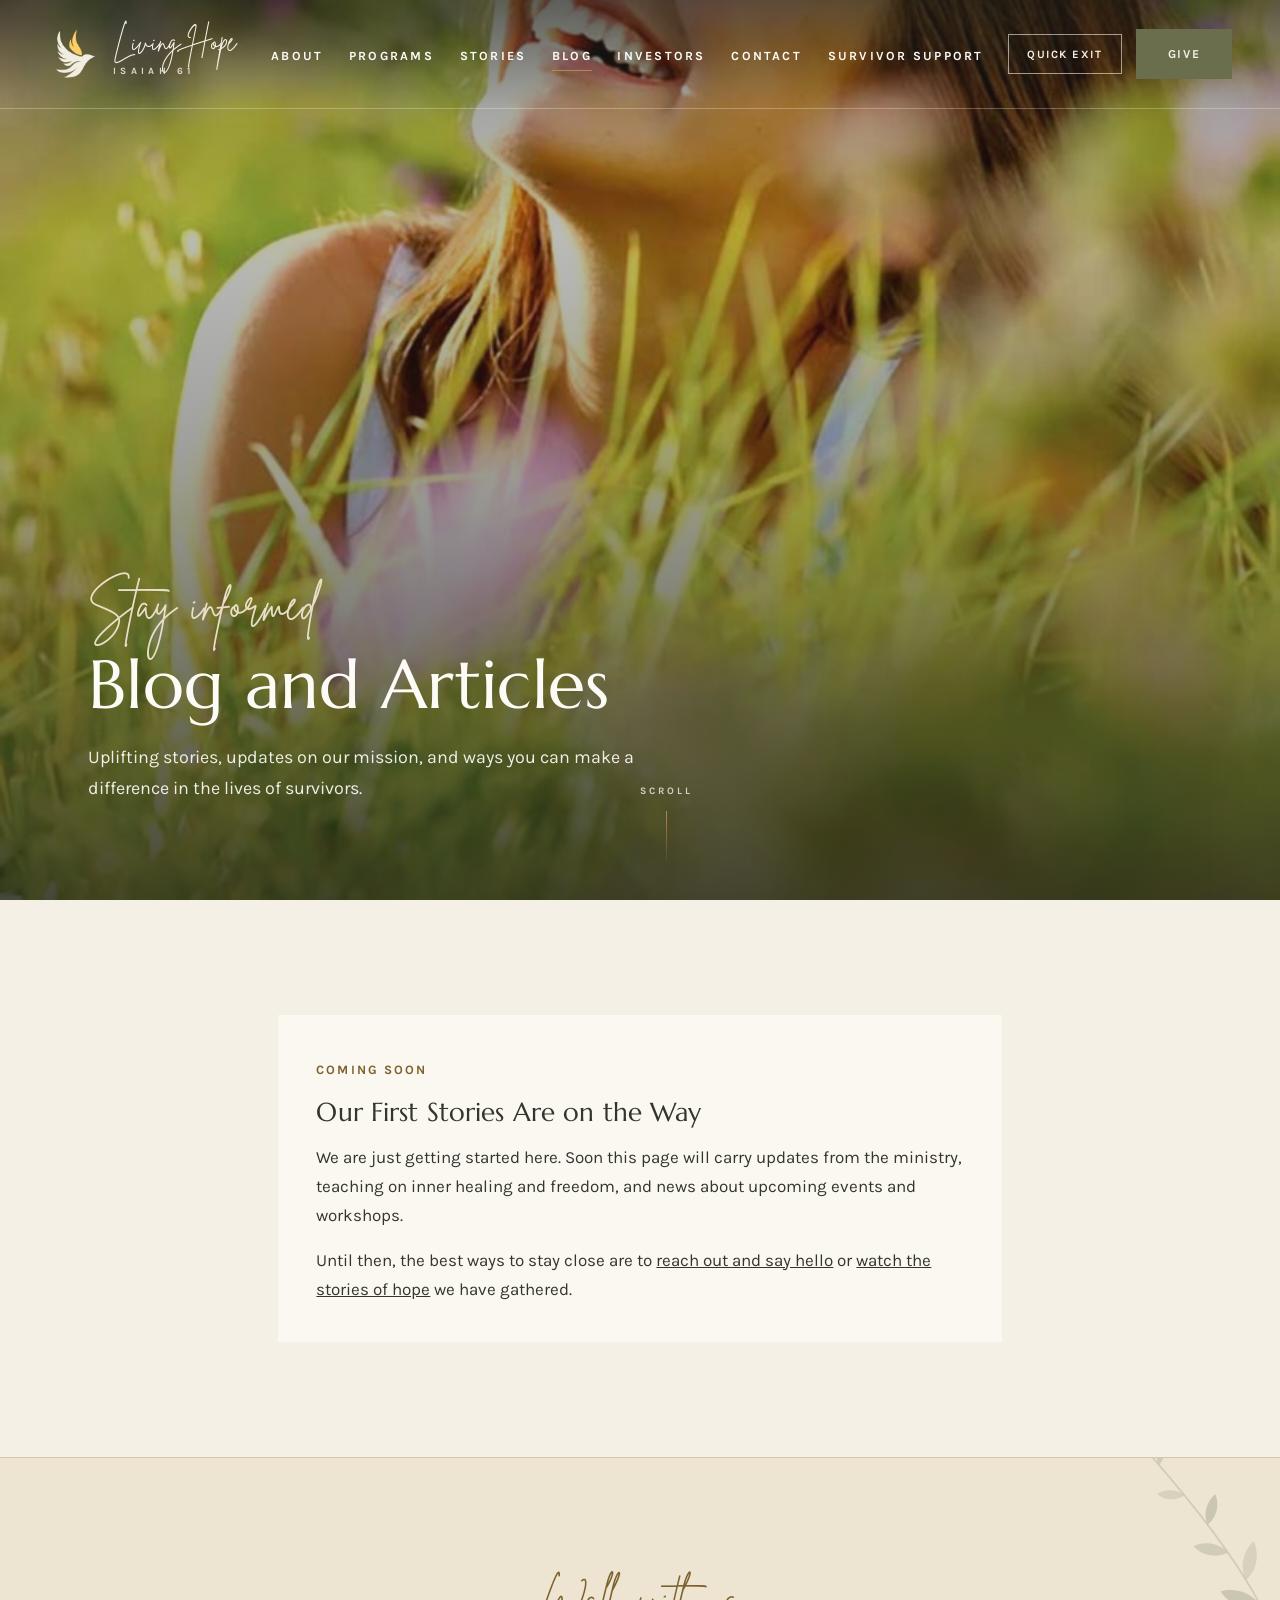
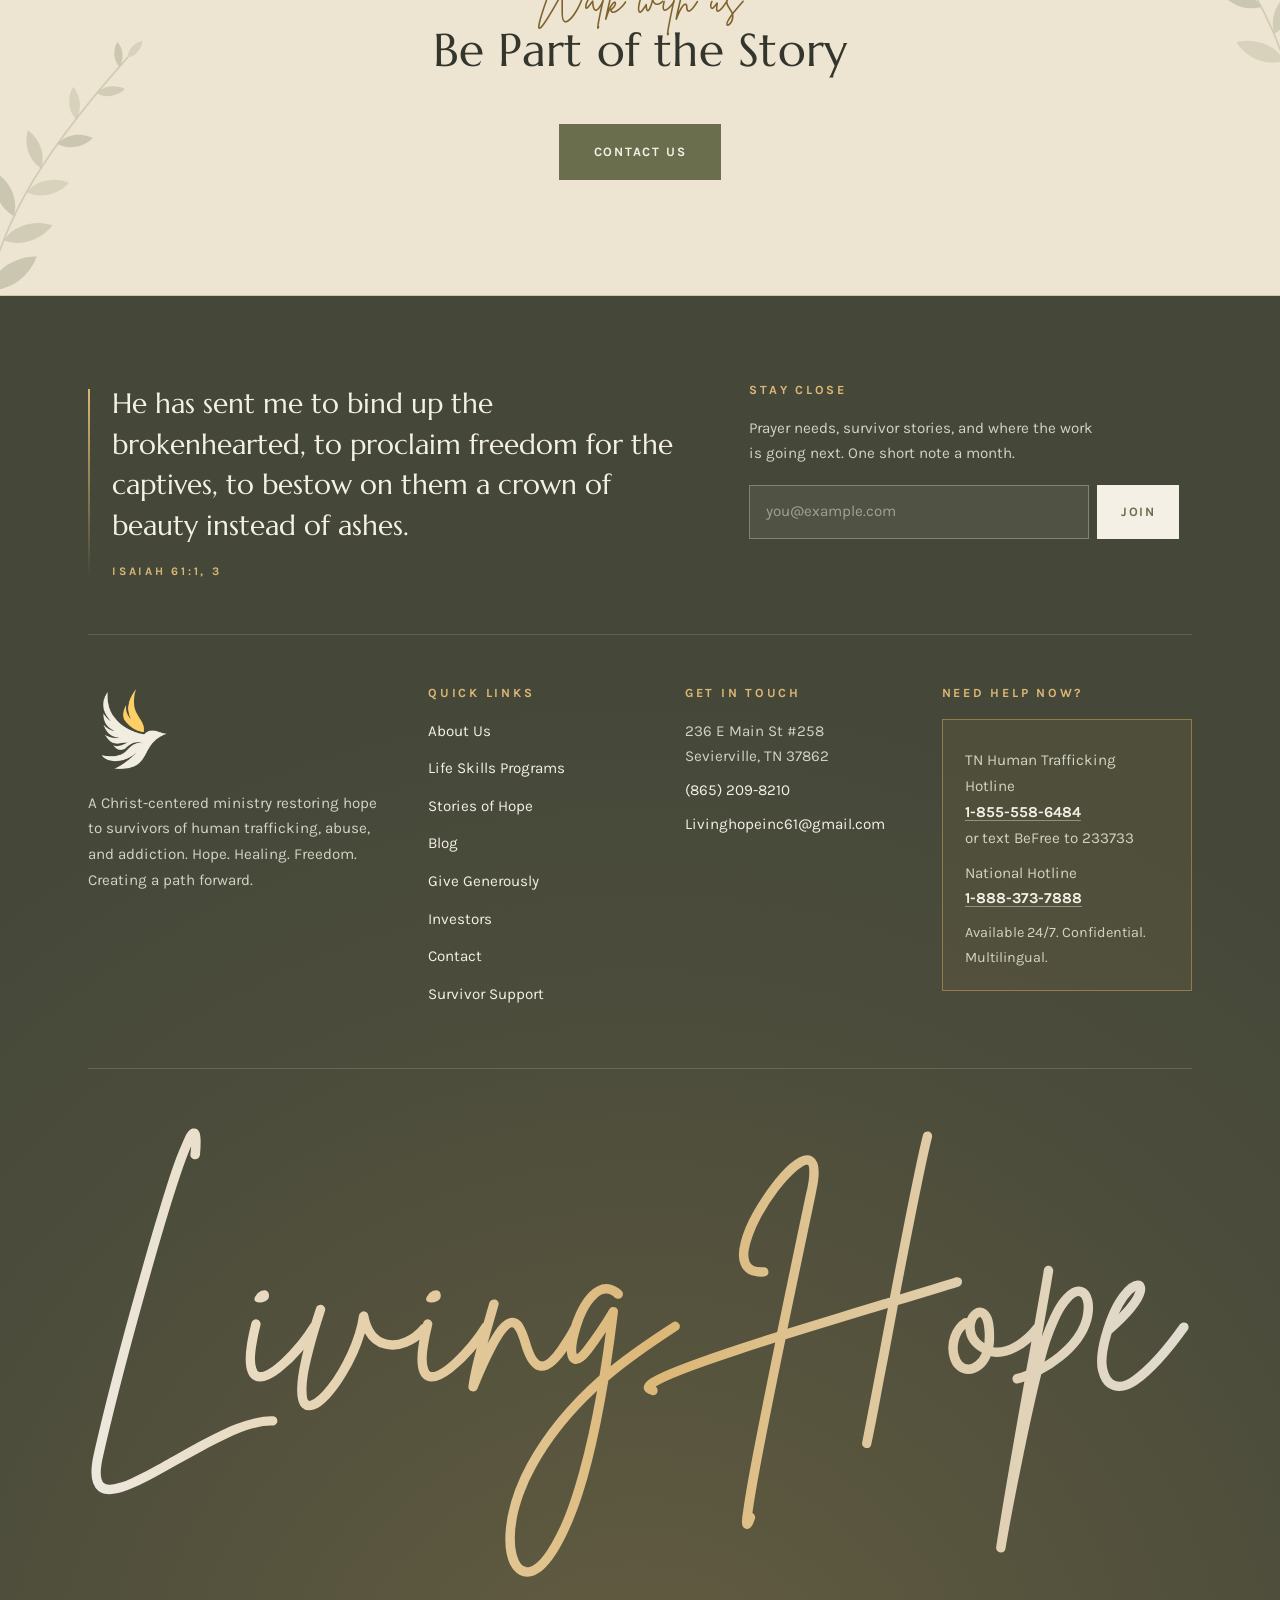
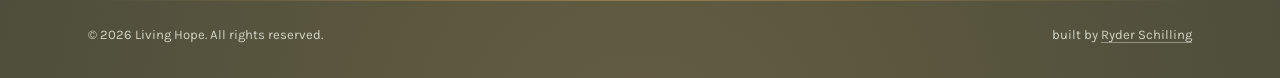
<file: blog.html>
<!DOCTYPE html>
<html lang="en">
<head>
<meta charset="UTF-8">
<meta name="viewport" content="width=device-width, initial-scale=1">
<title>Blog and Articles | Living Hope</title>
<meta name="description" content="Updates from the Living Hope ministry: stories of restoration, teaching on inner healing, and news about upcoming events.">
<link rel="canonical" href="https://livinghope61.com/blog.html">
<meta property="og:type" content="website">
<meta property="og:site_name" content="Living Hope">
<meta property="og:title" content="Blog and Articles | Living Hope">
<meta property="og:description" content="Updates from the Living Hope ministry: stories of restoration, teaching on inner healing, and news about upcoming events.">
<meta property="og:url" content="https://livinghope61.com/blog.html">
<meta property="og:image" content="https://livinghope61.com/assets/img/lh-logo-full.png">
<meta name="twitter:card" content="summary_large_image">
<link rel="icon" type="image/png" sizes="32x32" href="/favicon-32.png">
<link rel="icon" type="image/png" sizes="16x16" href="/favicon-16.png">
<link rel="apple-touch-icon" href="/apple-touch-icon.png">
<link rel="preload" href="/assets/fonts/marcellus-latin-400-normal.woff2" as="font" type="font/woff2" crossorigin>
<link rel="preload" href="/assets/fonts/karla-latin-400-normal.woff2" as="font" type="font/woff2" crossorigin>
<link rel="stylesheet" href="/css/styles.css">
<script type="application/ld+json">
{
  "@context": "https://schema.org",
  "@type": "NonprofitOrganization",
  "name": "Living Hope",
  "alternateName": "Living Hope Isaiah 61",
  "url": "https://livinghope61.com/",
  "logo": "https://livinghope61.com/assets/img/lh-logo-full.png",
  "email": "Livinghopeinc61@gmail.com",
  "telephone": "+18652098210",
  "description": "A Christ-centered ministry restoring hope to survivors of human trafficking, abuse, and addiction in East Tennessee.",
  "address": {
    "@type": "PostalAddress",
    "streetAddress": "236 E Main St #258",
    "addressLocality": "Sevierville",
    "addressRegion": "TN",
    "postalCode": "37862",
    "addressCountry": "US"
  },
  "areaServed": "Tennessee",
  "nonprofitStatus": "Nonprofit"
}
</script>

</head>
<body>
<a class="skip-link" href="#main">Skip to main content</a>
<header class="site-header">
  <div class="container header-inner">
    <a class="brand" href="/" aria-label="Living Hope, home">
      <img class="brand-dove brand-dove--light" src="/assets/img/lh-dove-ivory.png" alt="" width="40" height="40" decoding="async">
      <img class="brand-dove brand-dove--dark" src="/assets/img/lh-dove-olive.png" alt="" width="40" height="40" decoding="async">
      <span class="brand-text"><span class="brand-name">Living Hope</span><span class="brand-tag">Isaiah 61</span></span>
    </a>
    <nav id="primary-nav" class="primary-nav" aria-label="Primary">
      <ul>
        <li><a href="/about.html">About</a></li>
        <li><a href="/programs.html">Programs</a></li>
        <li><a href="/stories.html">Stories</a></li>
        <li><a href="/blog.html" aria-current="page">Blog</a></li>
        <li><a href="/investors.html">Investors</a></li>
        <li><a href="/connect.html">Contact</a></li>
        <li><a href="/survivor-form.html">Survivor Support</a></li>
        <li class="nav-give-mobile"><a href="/give.html">Give Generously</a></li>
      </ul>
    </nav>
    <div class="header-actions">
      <button class="quick-exit" type="button" title="Leave this website quickly. Opens a weather search and removes this page from your Back button.">Quick Exit</button>
      <a class="btn btn--nav" href="/give.html">Give</a>
    </div>
    <button class="nav-toggle" type="button" aria-expanded="false" aria-controls="primary-nav">
      <span></span><span></span><span></span>
      <span class="visually-hidden">Menu</span>
    </button>
  </div>
</header>
<main id="main" tabindex="-1">
<section class="hero hero--short">
  <div class="hero__media" style="background-image:url([data-uri]);"><img src="/assets/img/woman-meadow.jpg" alt="A woman resting peacefully in a sunlit meadow" fetchpriority="high" decoding="async"></div>
  <div class="hero__scrim" aria-hidden="true"></div>
  <div class="hero__content">
    <div class="container">
      <p class="script">Stay informed</p>
      <h1>Blog and Articles</h1>
      <p class="lead">Uplifting stories, updates on our mission, and ways you can make a difference in the lives of survivors.</p>
    </div>
  </div>
  <div class="hero__cue" aria-hidden="true">
    <span>Scroll</span>
    <span class="hero__cue-line"></span>
  </div>
</section>

<section aria-labelledby="blog-h">
  <div class="container container--narrow">
    <h2 id="blog-h" class="visually-hidden">Latest posts</h2>
    <div class="post-card" data-reveal>
      <time datetime="2026-08">Coming Soon</time>
      <h3 class="mt-2">Our First Stories Are on the Way</h3>
      <p class="mt-2">We are just getting started here. Soon this page will carry updates from the ministry, teaching on inner healing and freedom, and news about upcoming events and workshops.</p>
      <p class="mt-2">Until then, the best ways to stay close are to <a href="/connect.html">reach out and say hello</a> or <a href="/stories.html">watch the stories of hope</a> we have gathered.</p>
    </div>
  </div>
</section>

<section class="band-cta center" aria-labelledby="blog-cta-h">
  <span class="botanical botanical--cta-l" aria-hidden="true"><svg class="sprig" viewBox="0 0 200 320" fill="none" xmlns="http://www.w3.org/2000/svg" aria-hidden="true" focusable="false"> <path class="sprig__stem" d="M18.0 304.0 C28.0 214.0 70.0 146.0 152.0 54.0" fill="none" stroke="currentColor" stroke-width="1.60" stroke-linecap="round"/> <path fill="currentColor" class="sprig__leaf sprig__leaf--a" d="M24.1 267.4 C31.4 244.7 53.7 236.1 68.6 236.7 C63.9 250.9 47.9 268.6 24.1 267.4 Z"/> <path fill="currentColor" class="sprig__leaf sprig__leaf--b" d="M30.2 244.3 C10.0 235.0 4.4 213.4 6.7 199.6 C19.3 205.5 34.0 222.3 30.2 244.3 Z"/> <path fill="currentColor" class="sprig__leaf sprig__leaf--c" d="M38.1 221.8 C50.1 204.9 70.9 203.5 83.1 208.0 C75.5 218.5 57.6 229.0 38.1 221.8 Z"/> <path fill="currentColor" class="sprig__leaf sprig__leaf--a" d="M47.7 199.6 C31.1 190.1 28.0 171.1 31.0 159.4 C41.3 165.5 52.7 181.1 47.7 199.6 Z"/> <path fill="currentColor" class="sprig__leaf sprig__leaf--b" d="M59.2 177.6 C70.5 164.1 88.3 164.4 98.3 169.0 C91.1 177.4 75.2 185.1 59.2 177.6 Z"/> <path fill="currentColor" class="sprig__leaf sprig__leaf--c" d="M72.5 155.6 C59.0 146.6 57.5 130.5 60.6 120.9 C69.0 126.6 77.6 140.3 72.5 155.6 Z"/> <path fill="currentColor" class="sprig__leaf sprig__leaf--a" d="M87.6 133.2 C97.6 122.5 112.2 123.5 120.3 127.7 C114.0 134.3 100.5 140.0 87.6 133.2 Z"/> <path fill="currentColor" class="sprig__leaf sprig__leaf--b" d="M104.7 110.3 C95.9 100.7 97.8 87.7 102.2 80.8 C107.7 86.9 111.7 99.3 104.7 110.3 Z"/> <path fill="currentColor" class="sprig__leaf sprig__leaf--c" d="M123.7 86.7 C131.7 78.4 143.2 79.4 149.6 82.8 C144.5 88.0 133.8 92.3 123.7 86.7 Z"/> <path fill="currentColor" class="sprig__leaf sprig__leaf--a" d="M144.7 62.2 C138.0 54.8 139.5 44.9 142.9 39.6 C147.0 44.3 150.1 53.8 144.7 62.2 Z"/> <path fill="currentColor" class="sprig__leaf sprig__leaf--b" d="M152.0 54.0 C152.7 44.8 160.2 39.5 165.9 38.4 C165.4 44.2 161.0 52.3 152.0 54.0 Z"/> </svg></span><span class="botanical botanical--cta-r" aria-hidden="true"><svg class="sprig" viewBox="0 0 200 320" fill="none" xmlns="http://www.w3.org/2000/svg" aria-hidden="true" focusable="false"> <path class="sprig__stem" d="M182.0 304.0 C172.0 216.0 128.0 148.0 46.0 54.0" fill="none" stroke="currentColor" stroke-width="1.60" stroke-linecap="round"/> <path fill="currentColor" class="sprig__leaf sprig__leaf--a" d="M175.8 268.1 C175.1 245.5 192.3 230.9 205.8 226.9 C206.1 241.0 197.5 261.8 175.8 268.1 Z"/> <path fill="currentColor" class="sprig__leaf sprig__leaf--b" d="M168.6 242.5 C148.5 248.5 131.3 236.6 124.5 225.4 C137.1 221.8 157.8 224.6 168.6 242.5 Z"/> <path fill="currentColor" class="sprig__leaf sprig__leaf--c" d="M159.1 217.6 C154.1 198.9 165.5 183.4 176.0 177.4 C179.0 189.1 175.9 208.1 159.1 217.6 Z"/> <path fill="currentColor" class="sprig__leaf sprig__leaf--a" d="M147.3 192.9 C130.4 198.0 115.8 188.1 110.0 178.7 C120.6 175.6 138.1 177.8 147.3 192.9 Z"/> <path fill="currentColor" class="sprig__leaf sprig__leaf--b" d="M133.2 168.1 C126.1 153.8 132.8 139.2 140.3 132.6 C144.7 141.6 145.3 157.6 133.2 168.1 Z"/> <path fill="currentColor" class="sprig__leaf sprig__leaf--c" d="M116.8 143.0 C104.1 149.6 90.9 143.8 84.9 137.1 C92.9 133.0 107.2 132.3 116.8 143.0 Z"/> <path fill="currentColor" class="sprig__leaf sprig__leaf--a" d="M98.0 117.2 C93.0 105.5 98.9 94.2 105.1 89.3 C108.2 96.6 108.1 109.3 98.0 117.2 Z"/> <path fill="currentColor" class="sprig__leaf sprig__leaf--b" d="M76.9 90.4 C67.8 96.8 57.1 93.8 51.8 89.3 C57.5 85.4 68.4 83.3 76.9 90.4 Z"/> <path fill="currentColor" class="sprig__leaf sprig__leaf--c" d="M53.3 62.4 C48.5 54.2 51.9 45.4 56.1 41.2 C59.0 46.3 60.0 55.7 53.3 62.4 Z"/> <path fill="currentColor" class="sprig__leaf sprig__leaf--a" d="M46.0 54.0 C37.4 52.3 33.4 44.6 33.0 39.1 C38.4 40.2 45.5 45.3 46.0 54.0 Z"/> </svg></span>
  <div class="container">
    <p class="script" data-reveal>Walk with us</p>
    <h2 id="blog-cta-h" data-reveal>Be Part of the Story</h2>
    <p class="mt-6" data-reveal><a class="btn" href="/connect.html">Contact Us</a></p>
  </div>
</section>

</main>
<footer class="site-footer">
  <div class="footer__dawn" aria-hidden="true">
    <span class="footer__glow"></span>
    <span class="footer__horizon"></span>
  </div>
  <div class="container">

    <div class="footer-lede">
      <blockquote class="footer-verse">
        <p>He has sent me to bind up the brokenhearted, to proclaim freedom for the captives, to bestow on them a crown of beauty instead of ashes.</p>
        <cite>Isaiah 61:1, 3</cite>
      </blockquote>

      <div class="footer-signup">
        <h2>Stay Close</h2>
        <p>Prayer needs, survivor stories, and where the work is going next. One short note a month.</p>
        <form class="signup" data-form data-kind="newsletter" data-thanks="Thank you. You are on the list.">
          <div class="hp" aria-hidden="true"><label for="hp-news">Company</label><input id="hp-news" name="company" type="text" tabindex="-1" autocomplete="off"></div>
          <label class="visually-hidden" for="signup-email">Email address</label>
          <div class="signup__row">
            <input id="signup-email" name="Email" type="email" required autocomplete="email" placeholder="you@example.com">
            <button class="btn btn--light" type="submit">Join</button>
          </div>
          <p class="form-status" role="status"></p>
        </form>
      </div>
    </div>

    <div class="footer-grid">
      <div class="footer-brand">
        <img src="/assets/img/lh-dove-ivory.png" alt="Living Hope" width="86" height="86" decoding="async">
        <p>A Christ-centered ministry restoring hope to survivors of human trafficking, abuse, and addiction. Hope. Healing. Freedom. Creating a path forward.</p>
      </div>
      <nav aria-label="Footer">
        <h2>Quick Links</h2>
        <ul class="footer-links">
          <li><a href="/about.html"><span>About Us</span></a></li>
          <li><a href="/programs.html"><span>Life Skills Programs</span></a></li>
          <li><a href="/stories.html"><span>Stories of Hope</span></a></li>
          <li><a href="/blog.html"><span>Blog</span></a></li>
          <li><a href="/give.html"><span>Give Generously</span></a></li>
          <li><a href="/investors.html"><span>Investors</span></a></li>
          <li><a href="/connect.html"><span>Contact</span></a></li>
          <li><a href="/survivor-form.html"><span>Survivor Support</span></a></li>
        </ul>
      </nav>
      <div class="footer-contact">
        <h2>Get in Touch</h2>
        <address>
          <p>236 E Main St #258<br>Sevierville, TN 37862</p>
          <p><a href="tel:+18652098210">(865) 209-8210</a></p>
          <p><a href="mailto:Livinghopeinc61@gmail.com" class="footer-email">Livinghopeinc61@<wbr>gmail.com</a></p>
        </address>
      </div>
      <div class="footer-help">
        <h2>Need Help Now?</h2>
        <div class="hotline-box">
          <p>TN Human Trafficking Hotline<br><a href="tel:18555586484">1-855-558-6484</a><br>or text BeFree to 233733</p>
          <p>National Hotline<br><a href="tel:18883737888">1-888-373-7888</a></p>
          <p class="small">Available 24/7. Confidential. Multilingual.</p>
        </div>
      </div>
    </div>

    <div class="footer-signoff">
      <div class="footer-wordmark-clip">
<svg class="fw" viewBox="36.0 -1032.7 4506.2 1857.7" aria-hidden="true" focusable="false"><defs><linearGradient id="fwGrad" x1="0" y1="0" x2="1" y2="0"><stop offset="0" stop-color="#F5F0E6" stop-opacity=".95"/><stop offset=".52" stop-color="#DCB776"/><stop offset="1" stop-color="#F5F0E6" stop-opacity=".88"/></linearGradient><mask id="fwInk" maskUnits="userSpaceOnUse" x="-84" y="-1153" width="4746" height="2098"><g class="fw-pen" fill="none" stroke="#fff" stroke-width="84" stroke-linecap="round" stroke-linejoin="round"><path d="M466.8 -988.9 L465.4 -969.1 L474.7 -961.1 L473.4 -914.7" style="--l:79;--d:0.01s;--t:0.00s"/><path d="M465.4 -969.1 L438.9 -955.8 L411.1 -886.9 L370.0 -765.0 L301.1 -537.1 L196.4 -163.5 L115.5 150.6 L70.5 348.0 L67.8 379.8 L70.5 410.3 L83.7 439.4 L101.0 450.0 L134.1 452.7 L177.8 443.4 L221.6 426.2 L275.9 399.7 L489.3 280.4 L613.9 218.1 L662.9 198.3 L717.2 182.4 L783.5 173.1" style="--l:2246;--d:0.42s;--t:0.03s"/><path d="M986.3 -281.4 L981.0 -272.1 L962.4 -209.8 L931.9 -143.6 L922.7 -137.0 L900.1 -129.0 L841.8 -66.7 L807.4 -37.6 L779.5 -19.0 L757.0 -9.8 L735.8 -7.1 L715.9 -13.7 L705.3 -29.6 L698.7 -57.5 L700.0 -121.1 L719.9 -220.4" style="--l:627;--d:0.12s;--t:0.56s"/><path d="M928.0 -139.6 L934.6 -135.6 L934.6 -126.4 L909.4 8.8 L909.4 72.4 L914.7 94.9 L924.0 106.8 L939.9 110.8 L961.1 105.5 L995.6 80.3 L1022.1 51.2 L1079.1 -32.3 L1124.1 -123.7 L1148.0 -196.6 L1161.2 -207.2 L1161.2 -250.9" style="--l:717;--d:0.13s;--t:0.70s"/><path d="M1161.2 -207.2 L1178.5 -196.6 L1191.7 -176.7 L1215.6 -154.2 L1232.8 -144.9 L1255.3 -138.3 L1292.4 -137.0 L1320.3 -142.3 L1353.4 -156.8 L1370.6 -168.8 L1403.8 -178.0 L1406.4 -175.4 L1406.4 -164.8 L1398.5 -87.9 L1402.4 -41.6 L1411.7 -19.0 L1418.4 -12.4 L1436.9 -7.1 L1458.1 -9.8 L1487.3 -23.0 L1531.0 -56.1 L1574.7 -98.5 L1606.6 -135.6 L1641.0 -150.2 L1647.6 -174.1 L1666.2 -212.5 L1691.4 -298.6" style="--l:881;--d:0.17s;--t:0.85s"/><path d="M1641.0 -150.2 L1645.0 -144.9 L1645.0 -126.4 L1651.6 -117.1 L1682.1 -131.7 L1709.9 -179.4 L1744.4 -219.1 L1764.3 -225.7 L1780.2 -223.1 L1792.1 -212.5 L1804.0 -190.0 L1830.5 -111.8 L1853.1 -69.4 L1869.0 -54.8 L1887.5 -50.8 L1908.7 -54.8 L1927.3 -66.7 L1947.2 -86.6 L1976.3 -125.0 L2001.5 -137.0 L2043.9 -260.2 L2075.7 -315.8 L2102.2 -345.0 L2123.4 -358.2 L2155.2 -363.5 L2177.8 -358.2 L2199.0 -343.7" style="--l:916;--d:0.17s;--t:1.04s"/><path d="M2001.5 -137.0 L2008.1 -129.0 L2009.5 -103.8 L2014.8 -85.3 L2028.0 -80.0 L2047.9 -86.6 L2071.7 -111.8 L2131.4 -196.6 L2136.7 -201.9 L2161.9 -212.5 L2180.4 -270.8" style="--l:324;--d:0.06s;--t:1.23s"/><path d="M2161.9 -212.5 L2168.5 -205.9 L2168.5 -199.2 L2151.3 -70.7 L2148.6 -31.0 L2152.6 -27.0 L2184.4 -36.3 L2299.7 -123.7 L2429.6 -211.2 L2433.6 -211.2" style="--l:530;--d:0.10s;--t:1.31s"/><path d="M2152.6 -27.0 L2142.0 -8.4 L2140.7 4.8 L2128.7 27.3 L2132.7 34.0 L2130.1 69.7 L2106.2 193.0 L2069.1 350.6 L2036.0 467.2 L2010.8 540.1 L1972.3 630.2 L1944.5 683.2 L1907.4 738.9 L1869.0 776.0 L1847.8 786.6 L1823.9 789.2 L1802.7 783.9 L1785.5 768.0 L1766.9 729.6 L1757.6 672.6 L1761.6 595.8 L1774.9 528.2 L1812.0 422.2 L1846.4 353.3 L1879.6 297.6 L1955.1 191.6 L2006.8 130.7 L2082.4 52.5 L2096.9 39.3 L2127.4 30.0" style="--l:1831;--d:0.34s;--t:1.43s"/><path d="M1652.9 -117.1 L1647.6 -94.6 L1618.5 -12.4 L1607.9 34.0" style="--l:158;--d:0.03s;--t:1.79s"/><path d="M1647.6 -123.7 L1666.2 -143.6" style="--l:27;--d:0.01s;--t:1.84s"/><path d="M1403.8 -178.0 L1418.4 -207.2 L1421.0 -220.4" style="--l:46;--d:0.01s;--t:1.87s"/><path d="M730.5 -323.8 L742.4 -329.1 L754.4 -341.0" style="--l:30;--d:0.01s;--t:1.98s"/><path d="M1431.6 -323.8 L1443.5 -329.1 L1455.5 -341.0" style="--l:30;--d:0.01s;--t:2.08s"/><path d="M2788.8 -432.4 L2751.7 -437.7 L2739.7 -443.0 L2722.5 -458.9 L2714.5 -477.5 L2711.9 -513.3 L2717.2 -550.4 L2747.7 -632.5 L2776.8 -686.8 L2812.6 -742.5 L2857.7 -802.1 L2896.1 -844.5 L2926.6 -871.0 L2951.8 -885.6 L2965.0 -888.2 L2983.6 -885.6 L2992.9 -875.0 L2998.2 -837.9 L2994.2 -791.5 L2876.2 -232.4 L2870.9 -180.7 L2865.6 -176.7 L2865.6 -172.7 L2857.7 -164.8 L2823.2 -160.8 L2760.9 -140.9 L2574.1 -78.7 L2430.9 -25.7 L2368.6 2.2 L2340.8 18.1 L2332.8 36.6 L2339.5 49.9" style="--l:1945;--d:0.37s;--t:2.19s"/><path d="M2857.7 -164.8 L2856.4 -126.4 L2795.4 170.4 L2741.1 459.3 L2729.1 533.5 L2726.5 593.1" style="--l:770;--d:0.14s;--t:2.57s"/><path d="M2870.9 -180.7 L2910.7 -187.3 L3280.5 -301.3 L3314.9 -305.2 L3332.2 -322.5 L3366.6 -326.4 L3582.6 -394.0" style="--l:747;--d:0.14s;--t:2.74s"/><path d="M3332.2 -322.5 L3330.8 -337.0 L3334.8 -371.5 L3377.2 -590.1 L3435.5 -877.6 L3454.1 -961.1 L3462.0 -985.0" style="--l:676;--d:0.13s;--t:2.90s"/><path d="M3318.9 -306.6 L3313.6 -250.9 L3214.2 261.9" style="--l:578;--d:0.11s;--t:3.05s"/><path d="M3956.4 -439.1 L3915.3 -203.2 L3902.1 -171.4 L3868.9 -160.8 L3825.2 -129.0 L3793.4 -114.4 L3754.9 -106.5 L3713.9 -107.8 L3707.2 -113.1 L3707.2 -121.1 L3712.5 -126.4 L3713.9 -199.2 L3704.6 -243.0 L3691.3 -262.8 L3678.1 -266.8 L3659.5 -262.8 L3647.6 -250.9 L3639.6 -231.0 L3631.7 -221.8 L3605.2 -215.1 L3591.9 -203.2 L3576.0 -175.4 L3569.4 -154.2 L3565.4 -123.7 L3572.0 -84.0 L3578.7 -68.1 L3593.3 -49.5 L3610.5 -40.2 L3625.1 -37.6 L3642.3 -38.9 L3658.2 -44.2 L3672.8 -54.8 L3688.7 -72.0 L3698.0 -87.9 L3701.9 -109.1 L3705.9 -113.1" style="--l:1094;--d:0.21s;--t:3.25s"/><path d="M3631.7 -221.8 L3635.7 -219.1 L3638.3 -184.7 L3648.9 -159.5 L3679.4 -129.0 L3705.9 -121.1" style="--l:137;--d:0.03s;--t:3.48s"/><path d="M3903.4 -172.7 L3907.4 -168.8 L3907.4 -151.5 L3918.0 -140.9 L3915.3 -115.8 L3910.0 -98.5 L3907.4 -54.8 L3898.1 -41.6 L3891.5 -8.4 L3886.2 0.8 L3879.5 55.2 L3854.3 173.1 L3797.4 475.2 L3761.6 691.2" style="--l:887;--d:0.17s;--t:3.53s"/><path d="M3886.2 0.8 L3878.2 -7.1 L3872.9 -7.1 L3843.7 -3.1 L3829.2 2.2" style="--l:61;--d:0.01s;--t:3.71s"/><path d="M3907.4 -54.8 L3916.6 -45.5 L3953.7 -53.5 L4018.7 -101.2 L4053.1 -135.6 L4082.3 -174.1 L4106.2 -221.8 L4115.4 -257.5 L4116.8 -302.6 L4112.8 -325.1 L4106.2 -339.7 L4096.9 -349.0 L4082.3 -352.9 L4061.1 -350.3 L4053.1 -346.3 L4029.3 -325.1 L4001.5 -286.7 L3971.0 -227.1 L3945.8 -159.5 L3919.3 -142.3" style="--l:711;--d:0.13s;--t:3.74s"/><path d="M4509.1 -208.5 L4424.2 -99.9 L4343.4 -17.7 L4307.6 10.1 L4279.8 26.0 L4249.3 32.6 L4232.1 31.3 L4209.5 23.4 L4193.6 7.5 L4177.7 -29.6 L4173.8 -56.1 L4173.8 -85.3 L4184.4 -154.2 L4197.6 -199.2 L4222.8 -236.3 L4228.1 -241.6 L4258.6 -250.9 L4307.6 -307.9 L4326.2 -342.3 L4328.8 -366.2 L4320.9 -374.1 L4298.3 -370.2 L4263.9 -337.0 L4229.4 -280.1 L4224.1 -253.6 L4225.4 -240.3" style="--l:1050;--d:0.20s;--t:3.98s"/><path d="M4226.8 -245.6 L4244.0 -262.8" style="--l:24;--d:0.00s;--t:4.20s"/></g></mask></defs><path d="M790.0 156Q798.0 156 803.5 161.5Q809.0 167 809.0 175Q809.0 180 806.0 184.5Q803.0 189 798.5 191.5Q794.0 194 789.0 194Q753.0 193 707.5 205.5Q662.0 218 604.0 246.0Q546.0 274 508.0 294.5Q470.0 315 403.0 352Q327.0 395 289.0 415.5Q251.0 436 203.0 455.0Q155.0 474 124.0 474Q97.0 474 79.0 461Q33.0 426 60.0 308Q135.0 -21 268.0 -486Q300.0 -598 326.5 -685.0Q353.0 -772 371.5 -828.5Q390.0 -885 406.0 -923.5Q422.0 -962 430.5 -981.0Q439.0 -1000 448.0 -1009.0Q457.0 -1018 461.0 -1018.5Q465.0 -1019 472.0 -1018Q490.0 -1016 494.0 -990.0Q498.0 -964 493.0 -910Q492.0 -902 486.0 -897.0Q480.0 -892 472.0 -892.5Q464.0 -893 458.5 -899.0Q453.0 -905 454.0 -913Q456.0 -931 457.0 -946Q405.0 -827 297.0 -446Q169.0 5 98.0 317Q76.0 410 102.0 430Q109.0 435 120.0 436.0Q131.0 437 146.5 433.0Q162.0 429 177.0 424.5Q192.0 420 215.0 409.0Q238.0 398 254.0 390.0Q270.0 382 297.5 367.0Q325.0 352 340.0 343.5Q355.0 335 384.0 319Q440.0 287 469.5 271.0Q499.0 255 551.5 228.5Q604.0 202 639.0 188.5Q674.0 175 715.5 165.0Q757.0 155 790.0 156Z M978.0 -201Q950.0 -157 910.5 -109.5Q871.0 -62 821.5 -24.0Q772.0 14 738.0 14Q726.0 14 717.0 10Q650.0 -19 703.0 -225Q705.0 -233 712.0 -237.0Q719.0 -241 726.5 -239.0Q734.0 -237 738.0 -230.0Q742.0 -223 740.0 -216Q728.0 -168 722.5 -131.5Q717.0 -95 717.5 -76.0Q718.0 -57 721.5 -44.5Q725.0 -32 727.5 -29.5Q730.0 -27 732.0 -26Q758.0 -15 826.5 -78.0Q895.0 -141 945.0 -222Q950.0 -228 957.5 -230.0Q965.0 -232 972.0 -228.0Q979.0 -224 980.5 -216.0Q982.0 -208 978.0 -201ZM736.0 -308Q707.0 -310 718.0 -332Q728.0 -350 744.0 -356Q769.0 -364 774.0 -343Q779.0 -323 759.0 -313Q749.0 -308 736.0 -308Z M1425.0 -191Q1387.0 -147 1338.0 -127.5Q1289.0 -108 1245.0 -120Q1194.0 -133 1166.0 -183Q1141.0 -96 1090.0 -12Q1056.0 45 1021.0 82.5Q986.0 120 958.0 129Q948.0 132 939.0 132Q921.0 132 909.0 120Q851.0 61 967.0 -286Q969.0 -293 976.5 -296.5Q984.0 -300 991.5 -297.5Q999.0 -295 1002.5 -288.0Q1006.0 -281 1003.0 -273Q974.0 -185 956.0 -115.5Q938.0 -46 932.5 -9.5Q927.0 27 928.0 52.0Q929.0 77 931.0 83.5Q933.0 90 936.0 92Q939.0 95 946.0 92Q974.0 83 1016.0 29.0Q1058.0 -25 1095.0 -104.5Q1132.0 -184 1142.0 -255Q1143.0 -262 1148.5 -266.5Q1154.0 -271 1161.0 -272Q1177.0 -272 1180.0 -256Q1196.0 -172 1255.0 -157Q1288.0 -148 1326.5 -164.0Q1365.0 -180 1395.0 -216Q1401.0 -222 1408.5 -222.5Q1416.0 -223 1422.5 -218.0Q1429.0 -213 1429.5 -205.0Q1430.0 -197 1425.0 -191Z M1679.0 -201Q1651.0 -157 1611.5 -109.5Q1572.0 -62 1522.5 -24.0Q1473.0 14 1439.0 14Q1427.0 14 1418.0 10Q1351.0 -19 1404.0 -225Q1406.0 -233 1413.0 -237.0Q1420.0 -241 1427.5 -239.0Q1435.0 -237 1439.0 -230.0Q1443.0 -223 1441.0 -216Q1429.0 -168 1423.5 -131.5Q1418.0 -95 1418.5 -76.0Q1419.0 -57 1422.5 -44.5Q1426.0 -32 1428.5 -29.5Q1431.0 -27 1433.0 -26Q1459.0 -15 1527.5 -78.0Q1596.0 -141 1646.0 -222Q1651.0 -228 1658.5 -230.0Q1666.0 -232 1673.0 -228.0Q1680.0 -224 1681.5 -216.0Q1683.0 -208 1679.0 -201ZM1437.0 -308Q1408.0 -310 1419.0 -332Q1429.0 -350 1445.0 -356Q1470.0 -364 1475.0 -343Q1480.0 -323 1460.0 -313Q1450.0 -308 1437.0 -308Z M2043.0 -197Q2009.0 -137 1984.0 -102.0Q1959.0 -67 1933.0 -47.0Q1907.0 -27 1882.0 -30Q1832.0 -36 1803.0 -138Q1782.0 -207 1767.0 -207Q1764.0 -208 1758.5 -204.5Q1753.0 -201 1741.0 -186.5Q1729.0 -172 1714.5 -147.0Q1700.0 -122 1676.5 -73.0Q1653.0 -24 1626.0 43Q1621.0 55 1608.0 55Q1606.0 55 1604.0 54Q1587.0 50 1589.0 33Q1599.0 -49 1664.0 -272Q1671.0 -295 1674.0 -307Q1677.0 -315 1684.0 -318.5Q1691.0 -322 1698.5 -320.0Q1706.0 -318 1710.0 -311.0Q1714.0 -304 1711.0 -296Q1709.0 -289 1701.0 -261Q1679.0 -184 1667.0 -141Q1699.0 -201 1723.0 -224.0Q1747.0 -247 1769.0 -246Q1795.0 -245 1810.5 -219.0Q1826.0 -193 1840.0 -148Q1862.0 -71 1887.0 -68Q1899.0 -66 1916.5 -81.5Q1934.0 -97 1954.0 -126.5Q1974.0 -156 1984.5 -173.0Q1995.0 -190 2009.0 -216Q2013.0 -223 2021.0 -225.0Q2029.0 -227 2036.0 -223.0Q2043.0 -219 2045.0 -211.5Q2047.0 -204 2043.0 -197Z M2443.0 -195Q2263.0 -78 2160.0 10Q2097.0 390 2013.0 588.0Q1929.0 786 1849.0 808Q1838.0 811 1828.0 811Q1796.0 811 1773.0 783Q1730.0 729 1742.0 610Q1756.0 482 1829.0 348Q1936.0 155 2124.0 -10Q2138.0 -95 2150.0 -188Q2118.0 -140 2091.0 -104Q2049.0 -49 2019.0 -58Q1995.0 -65 1991.0 -102Q1988.0 -137 2001.5 -192.5Q2015.0 -248 2046.0 -302.0Q2077.0 -356 2114.0 -374Q2165.0 -400 2213.0 -357Q2219.0 -351 2219.5 -343.5Q2220.0 -336 2214.5 -330.0Q2209.0 -324 2201.0 -323.5Q2193.0 -323 2187.0 -328Q2151.0 -361 2114.0 -328Q2072.0 -290 2047.0 -207.5Q2022.0 -125 2031.0 -97Q2042.0 -104 2060.0 -127Q2124.0 -211 2163.0 -280Q2171.0 -293 2186.0 -288.5Q2201.0 -284 2199.0 -268Q2185.0 -153 2169.0 -48Q2262.0 -124 2422.0 -227Q2429.0 -232 2436.5 -230.0Q2444.0 -228 2448.5 -221.5Q2453.0 -215 2451.5 -207.0Q2450.0 -199 2443.0 -195ZM1838.0 771Q1865.0 764 1896.5 723.0Q1928.0 682 1965.0 603.0Q2002.0 524 2041.5 381.0Q2081.0 238 2114.0 52Q1956.0 198 1863.0 367Q1833.0 421 1813.5 475.0Q1794.0 529 1786.0 573.0Q1778.0 617 1778.0 654.5Q1778.0 692 1785.0 718.0Q1792.0 744 1803.0 759Q1818.0 777 1838.0 771Z M3603.0 -399Q3604.0 -393 3603.0 -388.5Q3602.0 -384 3599.0 -380.0Q3596.0 -376 3591.0 -374Q3524.0 -353 3342.0 -298Q3328.0 -221 3302.0 -84Q3281.0 23 3271.5 75.0Q3262.0 127 3250.5 186.0Q3239.0 245 3233.0 271Q3230.0 286 3214.0 286Q3212.0 286 3210.0 286Q3203.0 284 3198.5 277.5Q3194.0 271 3196.0 263Q3207.0 207 3264.0 -91Q3288.0 -221 3301.0 -286Q3300.0 -286 3299.5 -285.5Q3299.0 -285 3298.0 -285Q3024.0 -202 2883.0 -158Q2767.0 405 2748.0 551Q2754.0 554 2757.5 561.0Q2761.0 568 2758.0 575Q2753.0 589 2750.0 596.0Q2747.0 603 2741.0 609.5Q2735.0 616 2728.0 616Q2725.0 616 2721.0 615Q2707.0 612 2705.5 594.0Q2704.0 576 2710.0 544Q2716.0 498 2731.0 413Q2758.0 266 2811.0 3Q2825.0 -67 2841.0 -145Q2754.0 -117 2685.0 -94Q2412.0 -4 2353.0 35Q2363.0 42 2361.0 54Q2358.0 70 2342.0 70Q2340.0 70 2338.0 69Q2306.0 63 2304.0 40Q2304.0 24 2325.0 7.5Q2346.0 -9 2410.0 -36Q2494.0 -71 2651.0 -124Q2737.0 -152 2849.0 -188Q2900.0 -435 2967.0 -753L2972.0 -773Q2980.0 -811 2980.0 -835.5Q2980.0 -860 2978.0 -864.5Q2976.0 -869 2974.0 -870.0Q2972.0 -871 2967.5 -870.0Q2963.0 -869 2951.0 -862.0Q2939.0 -855 2925.0 -843Q2890.0 -813 2851.5 -762.0Q2813.0 -711 2783.0 -656Q2762.0 -616 2749.0 -581.0Q2736.0 -546 2732.5 -519.5Q2729.0 -493 2736.0 -476Q2747.0 -449 2793.0 -452Q2801.0 -453 2807.0 -447.5Q2813.0 -442 2813.5 -434.0Q2814.0 -426 2809.0 -420.0Q2804.0 -414 2796.0 -414Q2722.0 -409 2700.0 -462Q2685.0 -497 2700.5 -556.5Q2716.0 -616 2749.5 -675.0Q2783.0 -734 2823.5 -787.5Q2864.0 -841 2899.0 -872Q2959.0 -924 2993.0 -903Q3034.0 -879 3009.0 -766L3005.0 -745Q2941.0 -440 2891.0 -201Q3027.0 -243 3287.0 -322Q3290.0 -323 3294.0 -324.0Q3298.0 -325 3302.0 -326.5Q3306.0 -328 3309.0 -328Q3411.0 -863 3444.0 -992Q3446.0 -1000 3453.0 -1004.0Q3460.0 -1008 3467.5 -1006.0Q3475.0 -1004 3479.0 -997.0Q3483.0 -990 3481.0 -983Q3449.0 -857 3350.0 -341Q3514.0 -390 3579.0 -411Q3586.0 -413 3593.5 -409.5Q3601.0 -406 3603.0 -399Z M3926.0 -191Q3885.0 -138 3828.0 -108.0Q3771.0 -78 3721.0 -89Q3707.0 -55 3682.0 -35.5Q3657.0 -16 3630.0 -16H3629.0Q3602.0 -17 3581.5 -34.5Q3561.0 -52 3553.0 -83Q3540.0 -132 3557.5 -176.5Q3575.0 -221 3608.0 -242Q3615.0 -247 3624.0 -244Q3633.0 -266 3649.5 -278.0Q3666.0 -290 3684.0 -287Q3694.0 -285 3702.5 -278.5Q3711.0 -272 3719.5 -258.0Q3728.0 -244 3732.0 -215.0Q3736.0 -186 3734.0 -146Q3733.0 -136 3731.0 -126Q3769.0 -118 3815.5 -145.0Q3862.0 -172 3895.0 -215Q3900.0 -221 3908.0 -222.0Q3916.0 -223 3922.5 -218.0Q3929.0 -213 3930.0 -205.0Q3931.0 -197 3926.0 -191ZM3630.0 -55Q3644.0 -55 3659.5 -68.0Q3675.0 -81 3685.0 -103Q3620.0 -139 3617.0 -201Q3597.0 -182 3589.5 -150.0Q3582.0 -118 3590.0 -94Q3601.0 -55 3630.0 -55ZM3695.0 -148Q3697.0 -172 3695.5 -189.5Q3694.0 -207 3692.0 -218.0Q3690.0 -229 3687.0 -236.0Q3684.0 -243 3681.5 -246.0Q3679.0 -249 3678.0 -249H3677.0Q3673.0 -249 3667.0 -242.5Q3661.0 -236 3658.0 -225Q3652.0 -204 3660.0 -182.0Q3668.0 -160 3695.0 -142Q3695.0 -145 3695.0 -148Z M4094.0 -371Q4124.0 -362 4134.0 -323.5Q4144.0 -285 4131.0 -234Q4107.0 -146 4013.0 -71Q3974.0 -39 3927.0 -15Q3891.0 132 3846.5 350.5Q3802.0 569 3781.0 696Q3778.0 712 3762.0 712Q3760.0 712 3759.0 712Q3754.0 711 3750.0 708.0Q3746.0 705 3744.0 700.0Q3742.0 695 3743.0 690Q3769.0 515 3858.0 14Q3846.0 18 3834.0 21Q3826.0 24 3819.0 20.0Q3812.0 16 3810.0 8.0Q3808.0 0 3812.0 -7.0Q3816.0 -14 3824.0 -16Q3844.0 -21 3865.0 -30Q3872.0 -65 3884.0 -134Q3936.0 -426 3937.0 -439Q3937.0 -447 3942.5 -452.5Q3948.0 -458 3955.0 -458Q3963.0 -459 3969.0 -453.5Q3975.0 -448 3976.0 -440Q3976.0 -432 3929.0 -168Q3944.0 -210 3959.5 -244.0Q3975.0 -278 3988.5 -300.0Q4002.0 -322 4016.0 -337.0Q4030.0 -352 4041.0 -359.5Q4052.0 -367 4062.5 -370.5Q4073.0 -374 4080.5 -373.5Q4088.0 -373 4094.0 -371ZM4094.0 -244Q4103.0 -283 4098.5 -307.0Q4094.0 -331 4083.0 -334Q4082.0 -335 4080.0 -335Q4074.0 -335 4066.5 -330.5Q4059.0 -326 4047.0 -313.5Q4035.0 -301 4022.5 -281.5Q4010.0 -262 3994.5 -228.0Q3979.0 -194 3964.0 -150Q3954.0 -120 3940.0 -66Q3997.0 -101 4038.5 -147.0Q4080.0 -193 4094.0 -244Z M4525.0 -197Q4412.0 -39 4319.0 27Q4282.0 53 4246.0 53Q4218.0 53 4197.0 38Q4185.0 29 4175.5 14.0Q4166.0 -1 4159.0 -28.0Q4152.0 -55 4156.5 -99.0Q4161.0 -143 4179.0 -199V-200Q4207.0 -291 4247.0 -344.0Q4287.0 -397 4319.0 -398Q4342.0 -399 4349.0 -378Q4360.0 -349 4323.0 -296.0Q4286.0 -243 4214.0 -182Q4202.0 -143 4197.0 -110.0Q4192.0 -77 4193.5 -57.5Q4195.0 -38 4200.5 -23.5Q4206.0 -9 4210.5 -3.0Q4215.0 3 4220.0 7Q4250.0 29 4297.0 -5Q4385.0 -67 4493.0 -219Q4498.0 -225 4506.0 -226.5Q4514.0 -228 4520.5 -223.5Q4527.0 -219 4528.0 -211.0Q4529.0 -203 4525.0 -197ZM4312.0 -356Q4277.0 -334 4243.0 -261Q4301.0 -319 4312.0 -356Z" fill="url(#fwGrad)" mask="url(#fwInk)"/></svg>
      </div>
    </div>

    <div class="footer-bottom">
      <span>&copy; <span id="yr">2026</span> Living Hope. All rights reserved.</span>
      <span class="footer__credit">built by <a href="https://ryderschilling.com" rel="noopener">Ryder Schilling</a></span>
    </div>
  </div>
</footer>
<script src="/js/main.js" defer></script>
</body>
</html>
</file>
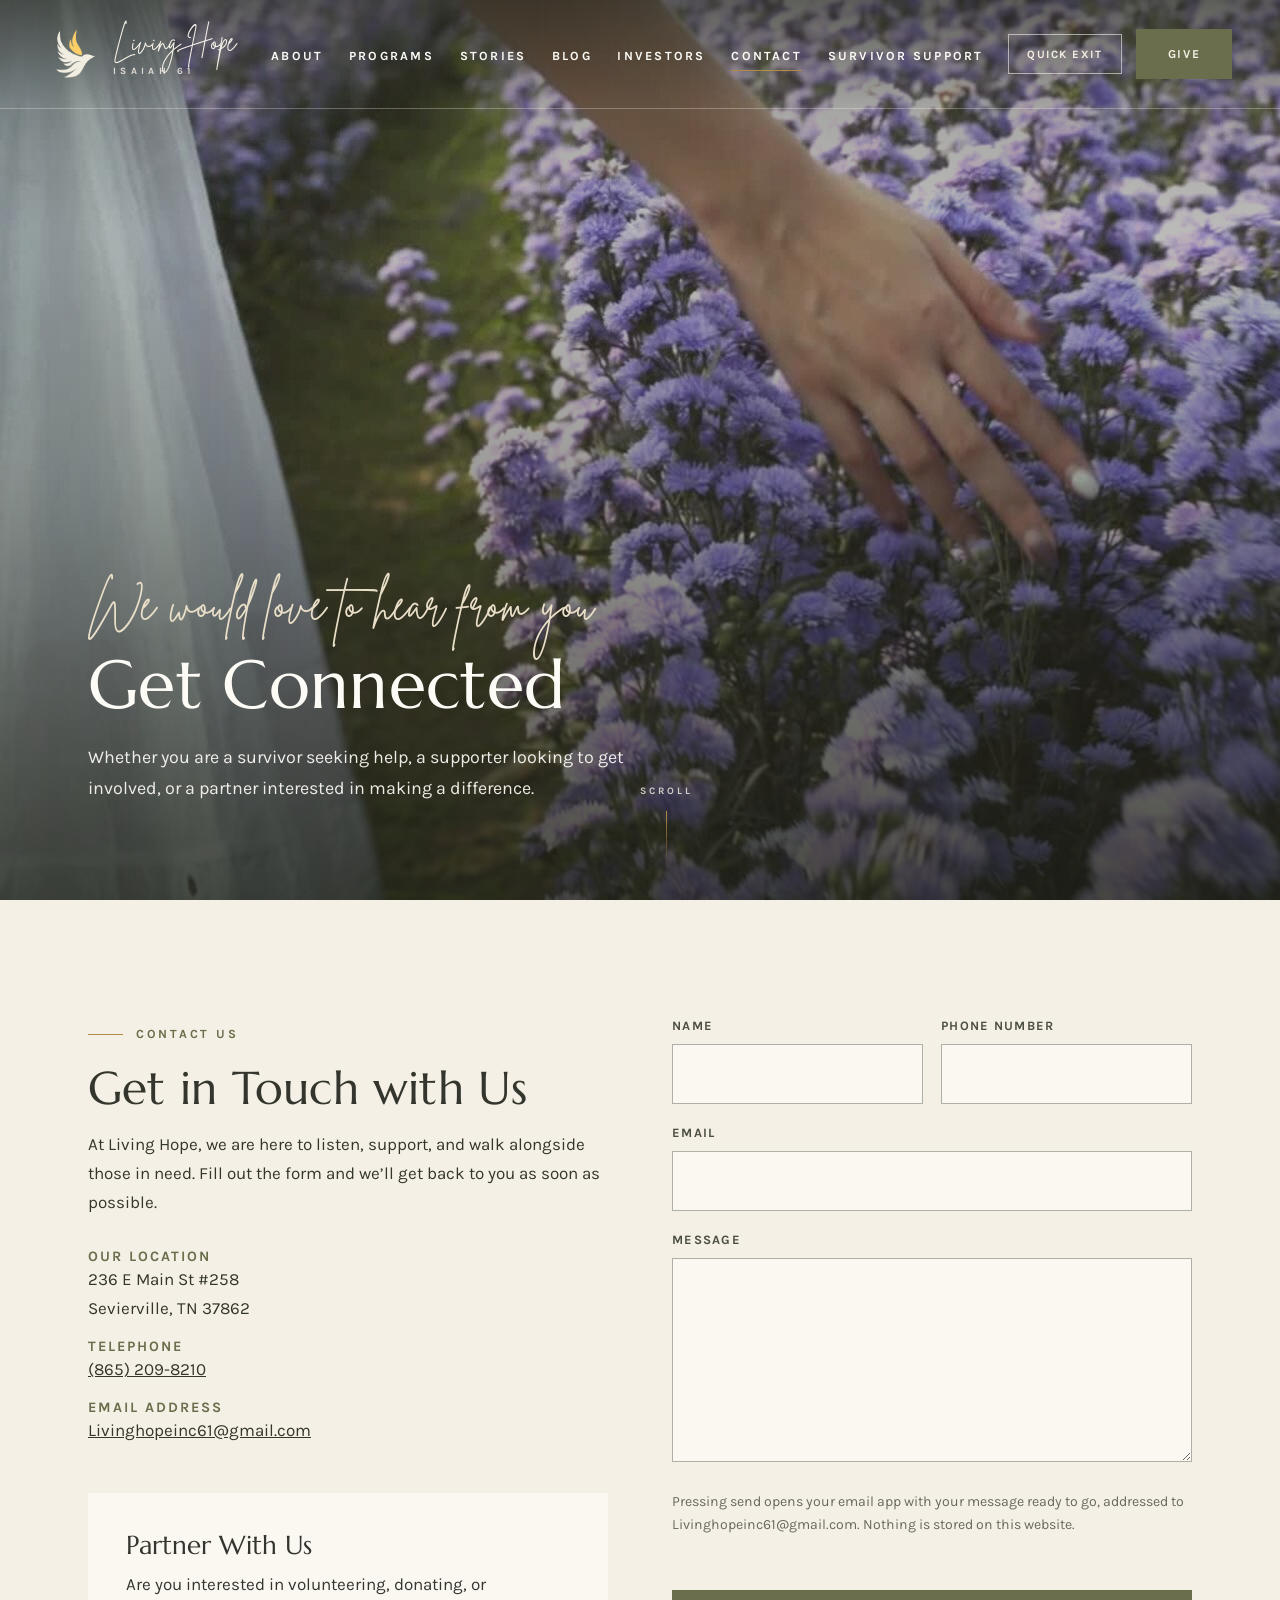
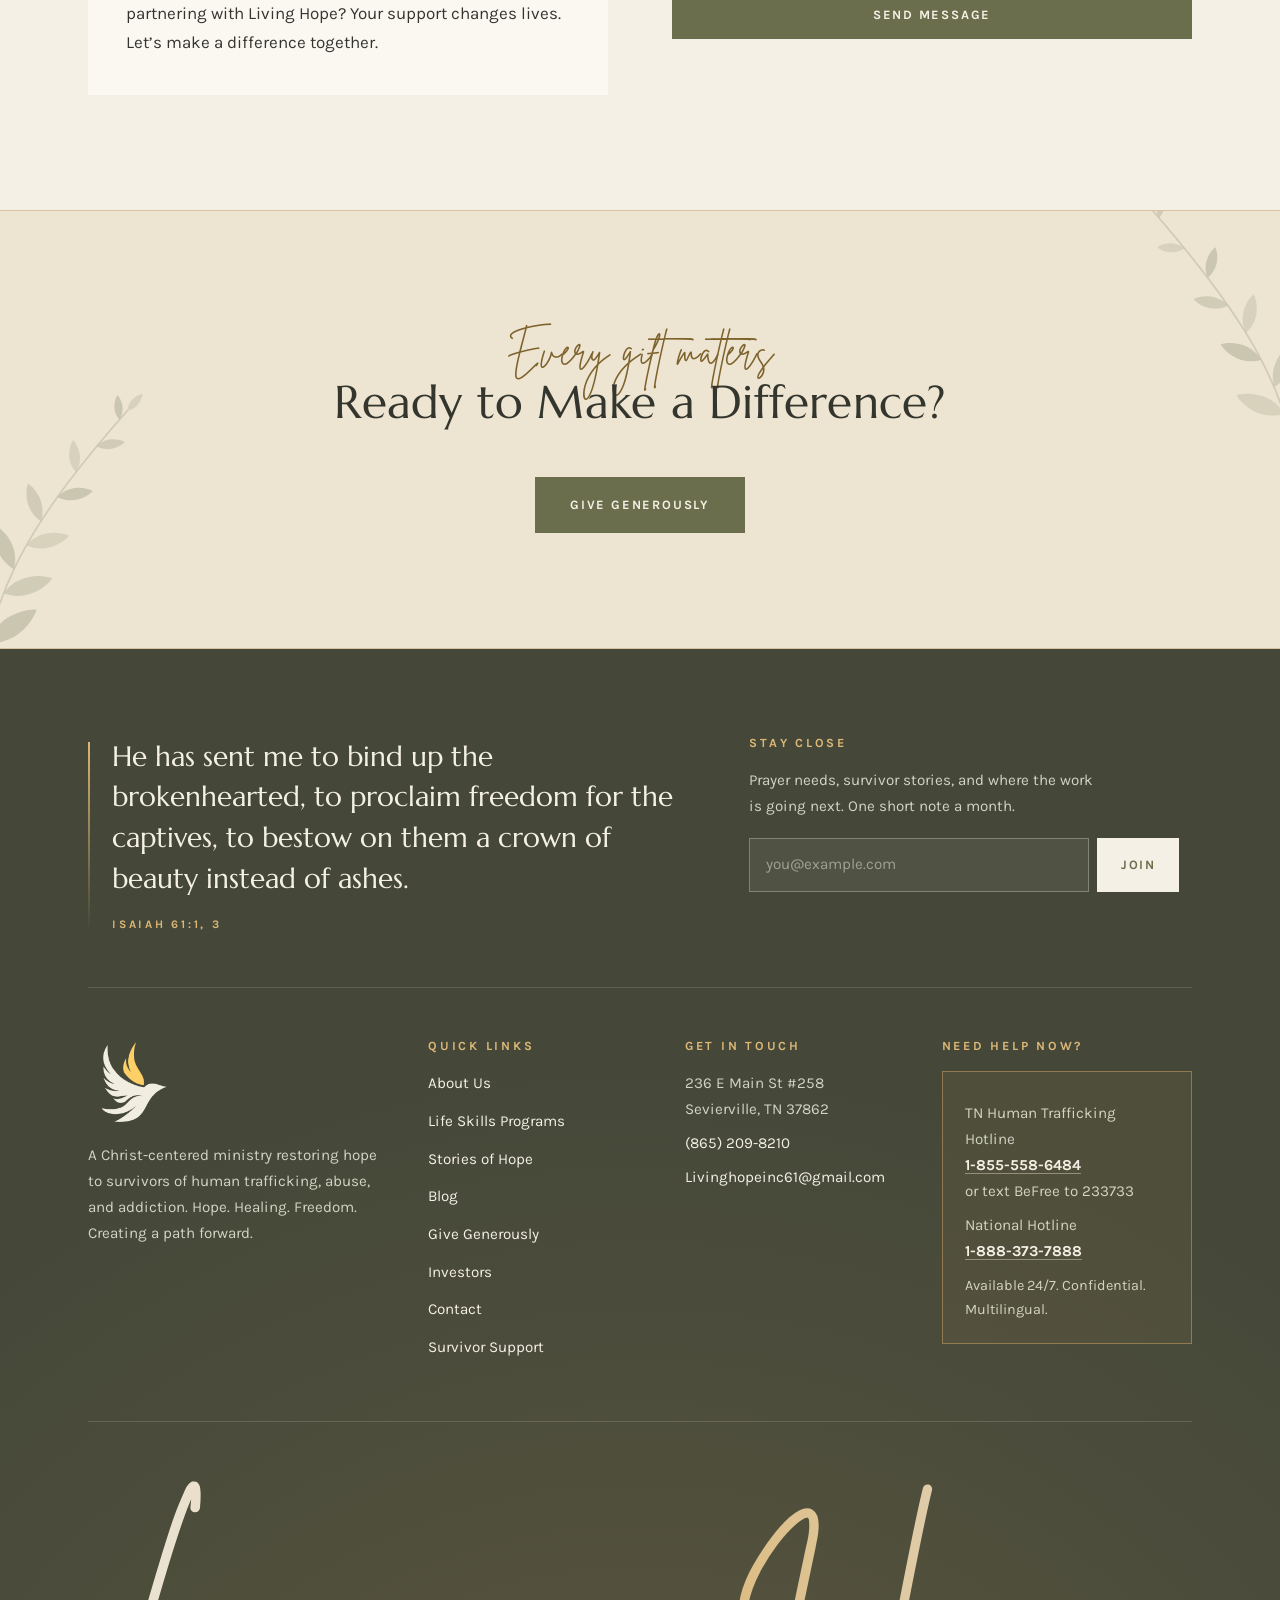
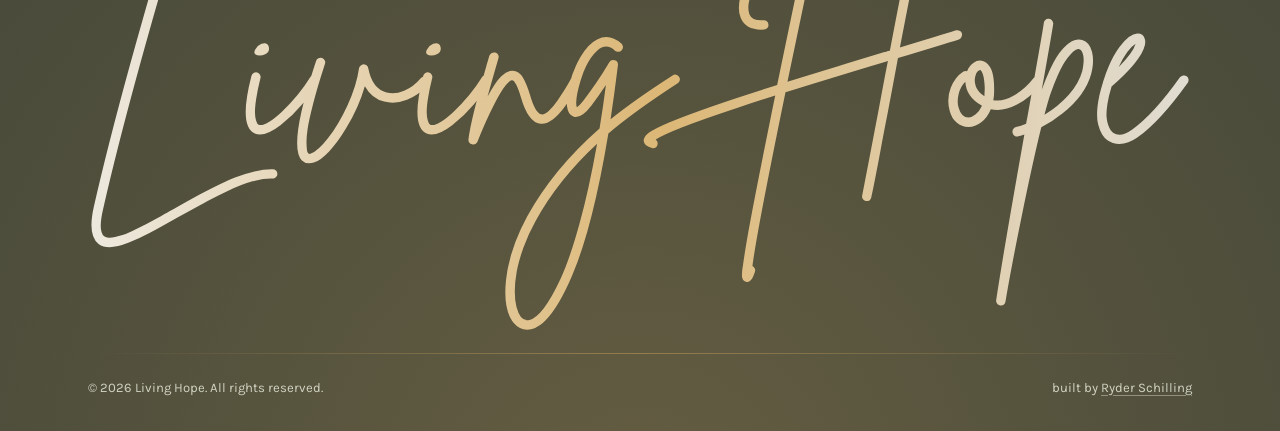
<file: connect.html>
<!DOCTYPE html>
<html lang="en">
<head>
<meta charset="UTF-8">
<meta name="viewport" content="width=device-width, initial-scale=1">
<title>Contact | Living Hope</title>
<meta name="description" content="Contact Living Hope in Sevierville, Tennessee to volunteer, partner, spread awareness, or learn more about the mission.">
<link rel="canonical" href="https://livinghope61.com/connect.html">
<meta property="og:type" content="website">
<meta property="og:site_name" content="Living Hope">
<meta property="og:title" content="Contact | Living Hope">
<meta property="og:description" content="Contact Living Hope in Sevierville, Tennessee to volunteer, partner, spread awareness, or learn more about the mission.">
<meta property="og:url" content="https://livinghope61.com/connect.html">
<meta property="og:image" content="https://livinghope61.com/assets/img/lh-logo-full.png">
<meta name="twitter:card" content="summary_large_image">
<link rel="icon" type="image/png" sizes="32x32" href="/favicon-32.png">
<link rel="icon" type="image/png" sizes="16x16" href="/favicon-16.png">
<link rel="apple-touch-icon" href="/apple-touch-icon.png">
<link rel="preload" href="/assets/fonts/marcellus-latin-400-normal.woff2" as="font" type="font/woff2" crossorigin>
<link rel="preload" href="/assets/fonts/karla-latin-400-normal.woff2" as="font" type="font/woff2" crossorigin>
<link rel="stylesheet" href="/css/styles.css">
<script type="application/ld+json">
{
  "@context": "https://schema.org",
  "@type": "NonprofitOrganization",
  "name": "Living Hope",
  "alternateName": "Living Hope Isaiah 61",
  "url": "https://livinghope61.com/",
  "logo": "https://livinghope61.com/assets/img/lh-logo-full.png",
  "email": "Livinghopeinc61@gmail.com",
  "telephone": "+18652098210",
  "description": "A Christ-centered ministry restoring hope to survivors of human trafficking, abuse, and addiction in East Tennessee.",
  "address": {
    "@type": "PostalAddress",
    "streetAddress": "236 E Main St #258",
    "addressLocality": "Sevierville",
    "addressRegion": "TN",
    "postalCode": "37862",
    "addressCountry": "US"
  },
  "areaServed": "Tennessee",
  "nonprofitStatus": "Nonprofit"
}
</script>

</head>
<body>
<a class="skip-link" href="#main">Skip to main content</a>
<header class="site-header">
  <div class="container header-inner">
    <a class="brand" href="/" aria-label="Living Hope, home">
      <img class="brand-dove brand-dove--light" src="/assets/img/lh-dove-ivory.png" alt="" width="40" height="40" decoding="async">
      <img class="brand-dove brand-dove--dark" src="/assets/img/lh-dove-olive.png" alt="" width="40" height="40" decoding="async">
      <span class="brand-text"><span class="brand-name">Living Hope</span><span class="brand-tag">Isaiah 61</span></span>
    </a>
    <nav id="primary-nav" class="primary-nav" aria-label="Primary">
      <ul>
        <li><a href="/about.html">About</a></li>
        <li><a href="/programs.html">Programs</a></li>
        <li><a href="/stories.html">Stories</a></li>
        <li><a href="/blog.html">Blog</a></li>
        <li><a href="/investors.html">Investors</a></li>
        <li><a href="/connect.html" aria-current="page">Contact</a></li>
        <li><a href="/survivor-form.html">Survivor Support</a></li>
        <li class="nav-give-mobile"><a href="/give.html">Give Generously</a></li>
      </ul>
    </nav>
    <div class="header-actions">
      <button class="quick-exit" type="button" title="Leave this website quickly. Opens a weather search and removes this page from your Back button.">Quick Exit</button>
      <a class="btn btn--nav" href="/give.html">Give</a>
    </div>
    <button class="nav-toggle" type="button" aria-expanded="false" aria-controls="primary-nav">
      <span></span><span></span><span></span>
      <span class="visually-hidden">Menu</span>
    </button>
  </div>
</header>
<main id="main" tabindex="-1">
<section class="hero hero--short">
  <div class="hero__media" style="background-image:url([data-uri]);"><img src="/assets/img/lavender-hand.jpg" alt="A hand gently brushing across a field of lavender" fetchpriority="high" decoding="async"></div>
  <div class="hero__scrim" aria-hidden="true"></div>
  <div class="hero__content">
    <div class="container">
      <p class="script">We would love to hear from you</p>
      <h1>Get Connected</h1>
      <p class="lead">Whether you are a survivor seeking help, a supporter looking to get involved, or a partner interested in making a difference.</p>
    </div>
  </div>
  <div class="hero__cue" aria-hidden="true">
    <span>Scroll</span>
    <span class="hero__cue-line"></span>
  </div>
</section>

<section aria-labelledby="contact-h">
  <div class="container">
    <div class="split" style="align-items:start">
      <div>
        <p class="eyebrow">Contact Us</p>
        <h2 id="contact-h">Get in Touch with Us</h2>
        <p class="mt-2">At Living Hope, we are here to listen, support, and walk alongside those in need. Fill out the form and we&rsquo;ll get back to you as soon as possible.</p>
        <div class="mt-4">
          <h3 class="small" style="letter-spacing:.14em;text-transform:uppercase;font-family:var(--font-body);font-weight:700;color:var(--olive)">Our Location</h3>
          <p>236 E Main St #258<br>Sevierville, TN 37862</p>
        </div>
        <div class="mt-2">
          <h3 class="small" style="letter-spacing:.14em;text-transform:uppercase;font-family:var(--font-body);font-weight:700;color:var(--olive)">Telephone</h3>
          <p><a href="tel:+18652098210">(865) 209-8210</a></p>
        </div>
        <div class="mt-2">
          <h3 class="small" style="letter-spacing:.14em;text-transform:uppercase;font-family:var(--font-body);font-weight:700;color:var(--olive)">Email Address</h3>
          <p><a href="mailto:Livinghopeinc61@gmail.com">Livinghopeinc61@gmail.com</a></p>
        </div>
        <div class="panel mt-6">
          <h3>Partner With Us</h3>
          <p>Are you interested in volunteering, donating, or partnering with Living Hope? Your support changes lives. Let&rsquo;s make a difference together.</p>
        </div>
      </div>
      <form data-form data-kind="contact" novalidate data-thanks="Thank you. Your message is with Living Hope and someone will be in touch.">
      <div class="hp" aria-hidden="true"><label for="hp-contact">Company</label><input id="hp-contact" name="company" type="text" tabindex="-1" autocomplete="off"></div>
        <h3 class="visually-hidden">Send us a message</h3>
        <div class="form-row">
          <div>
            <label for="c-name">Name</label>
            <input type="text" id="c-name" name="name" autocomplete="name" required>
          </div>
          <div>
            <label for="c-phone">Phone Number</label>
            <input type="tel" id="c-phone" name="phone" autocomplete="tel">
          </div>
        </div>
        <div>
          <label for="c-email">Email</label>
          <input type="email" id="c-email" name="email" autocomplete="email" required>
        </div>
        <div>
          <label for="c-message">Message</label>
          <textarea id="c-message" name="message" rows="6" required></textarea>
        </div>
        <p class="form-note">Pressing send opens your email app with your message ready to go, addressed to Livinghopeinc61@gmail.com. Nothing is stored on this website.</p>
        <p class="form-status" role="status"></p>
        <button type="submit" class="btn">Send Message</button>
      </form>
    </div>
  </div>
</section>

<section class="band-cta center" aria-labelledby="connect-cta-h">
  <span class="botanical botanical--cta-l" aria-hidden="true"><svg class="sprig" viewBox="0 0 200 320" fill="none" xmlns="http://www.w3.org/2000/svg" aria-hidden="true" focusable="false"> <path class="sprig__stem" d="M18.0 304.0 C28.0 214.0 70.0 146.0 152.0 54.0" fill="none" stroke="currentColor" stroke-width="1.60" stroke-linecap="round"/> <path fill="currentColor" class="sprig__leaf sprig__leaf--a" d="M24.1 267.4 C31.4 244.7 53.7 236.1 68.6 236.7 C63.9 250.9 47.9 268.6 24.1 267.4 Z"/> <path fill="currentColor" class="sprig__leaf sprig__leaf--b" d="M30.2 244.3 C10.0 235.0 4.4 213.4 6.7 199.6 C19.3 205.5 34.0 222.3 30.2 244.3 Z"/> <path fill="currentColor" class="sprig__leaf sprig__leaf--c" d="M38.1 221.8 C50.1 204.9 70.9 203.5 83.1 208.0 C75.5 218.5 57.6 229.0 38.1 221.8 Z"/> <path fill="currentColor" class="sprig__leaf sprig__leaf--a" d="M47.7 199.6 C31.1 190.1 28.0 171.1 31.0 159.4 C41.3 165.5 52.7 181.1 47.7 199.6 Z"/> <path fill="currentColor" class="sprig__leaf sprig__leaf--b" d="M59.2 177.6 C70.5 164.1 88.3 164.4 98.3 169.0 C91.1 177.4 75.2 185.1 59.2 177.6 Z"/> <path fill="currentColor" class="sprig__leaf sprig__leaf--c" d="M72.5 155.6 C59.0 146.6 57.5 130.5 60.6 120.9 C69.0 126.6 77.6 140.3 72.5 155.6 Z"/> <path fill="currentColor" class="sprig__leaf sprig__leaf--a" d="M87.6 133.2 C97.6 122.5 112.2 123.5 120.3 127.7 C114.0 134.3 100.5 140.0 87.6 133.2 Z"/> <path fill="currentColor" class="sprig__leaf sprig__leaf--b" d="M104.7 110.3 C95.9 100.7 97.8 87.7 102.2 80.8 C107.7 86.9 111.7 99.3 104.7 110.3 Z"/> <path fill="currentColor" class="sprig__leaf sprig__leaf--c" d="M123.7 86.7 C131.7 78.4 143.2 79.4 149.6 82.8 C144.5 88.0 133.8 92.3 123.7 86.7 Z"/> <path fill="currentColor" class="sprig__leaf sprig__leaf--a" d="M144.7 62.2 C138.0 54.8 139.5 44.9 142.9 39.6 C147.0 44.3 150.1 53.8 144.7 62.2 Z"/> <path fill="currentColor" class="sprig__leaf sprig__leaf--b" d="M152.0 54.0 C152.7 44.8 160.2 39.5 165.9 38.4 C165.4 44.2 161.0 52.3 152.0 54.0 Z"/> </svg></span><span class="botanical botanical--cta-r" aria-hidden="true"><svg class="sprig" viewBox="0 0 200 320" fill="none" xmlns="http://www.w3.org/2000/svg" aria-hidden="true" focusable="false"> <path class="sprig__stem" d="M182.0 304.0 C172.0 216.0 128.0 148.0 46.0 54.0" fill="none" stroke="currentColor" stroke-width="1.60" stroke-linecap="round"/> <path fill="currentColor" class="sprig__leaf sprig__leaf--a" d="M175.8 268.1 C175.1 245.5 192.3 230.9 205.8 226.9 C206.1 241.0 197.5 261.8 175.8 268.1 Z"/> <path fill="currentColor" class="sprig__leaf sprig__leaf--b" d="M168.6 242.5 C148.5 248.5 131.3 236.6 124.5 225.4 C137.1 221.8 157.8 224.6 168.6 242.5 Z"/> <path fill="currentColor" class="sprig__leaf sprig__leaf--c" d="M159.1 217.6 C154.1 198.9 165.5 183.4 176.0 177.4 C179.0 189.1 175.9 208.1 159.1 217.6 Z"/> <path fill="currentColor" class="sprig__leaf sprig__leaf--a" d="M147.3 192.9 C130.4 198.0 115.8 188.1 110.0 178.7 C120.6 175.6 138.1 177.8 147.3 192.9 Z"/> <path fill="currentColor" class="sprig__leaf sprig__leaf--b" d="M133.2 168.1 C126.1 153.8 132.8 139.2 140.3 132.6 C144.7 141.6 145.3 157.6 133.2 168.1 Z"/> <path fill="currentColor" class="sprig__leaf sprig__leaf--c" d="M116.8 143.0 C104.1 149.6 90.9 143.8 84.9 137.1 C92.9 133.0 107.2 132.3 116.8 143.0 Z"/> <path fill="currentColor" class="sprig__leaf sprig__leaf--a" d="M98.0 117.2 C93.0 105.5 98.9 94.2 105.1 89.3 C108.2 96.6 108.1 109.3 98.0 117.2 Z"/> <path fill="currentColor" class="sprig__leaf sprig__leaf--b" d="M76.9 90.4 C67.8 96.8 57.1 93.8 51.8 89.3 C57.5 85.4 68.4 83.3 76.9 90.4 Z"/> <path fill="currentColor" class="sprig__leaf sprig__leaf--c" d="M53.3 62.4 C48.5 54.2 51.9 45.4 56.1 41.2 C59.0 46.3 60.0 55.7 53.3 62.4 Z"/> <path fill="currentColor" class="sprig__leaf sprig__leaf--a" d="M46.0 54.0 C37.4 52.3 33.4 44.6 33.0 39.1 C38.4 40.2 45.5 45.3 46.0 54.0 Z"/> </svg></span>
  <div class="container">
    <p class="script" data-reveal>Every gift matters</p>
    <h2 id="connect-cta-h" data-reveal>Ready to Make a Difference?</h2>
    <p class="mt-6" data-reveal><a class="btn" href="/give.html">Give Generously</a></p>
  </div>
</section>

</main>
<footer class="site-footer">
  <div class="footer__dawn" aria-hidden="true">
    <span class="footer__glow"></span>
    <span class="footer__horizon"></span>
  </div>
  <div class="container">

    <div class="footer-lede">
      <blockquote class="footer-verse">
        <p>He has sent me to bind up the brokenhearted, to proclaim freedom for the captives, to bestow on them a crown of beauty instead of ashes.</p>
        <cite>Isaiah 61:1, 3</cite>
      </blockquote>

      <div class="footer-signup">
        <h2>Stay Close</h2>
        <p>Prayer needs, survivor stories, and where the work is going next. One short note a month.</p>
        <form class="signup" data-form data-kind="newsletter" data-thanks="Thank you. You are on the list.">
          <div class="hp" aria-hidden="true"><label for="hp-news">Company</label><input id="hp-news" name="company" type="text" tabindex="-1" autocomplete="off"></div>
          <label class="visually-hidden" for="signup-email">Email address</label>
          <div class="signup__row">
            <input id="signup-email" name="Email" type="email" required autocomplete="email" placeholder="you@example.com">
            <button class="btn btn--light" type="submit">Join</button>
          </div>
          <p class="form-status" role="status"></p>
        </form>
      </div>
    </div>

    <div class="footer-grid">
      <div class="footer-brand">
        <img src="/assets/img/lh-dove-ivory.png" alt="Living Hope" width="86" height="86" decoding="async">
        <p>A Christ-centered ministry restoring hope to survivors of human trafficking, abuse, and addiction. Hope. Healing. Freedom. Creating a path forward.</p>
      </div>
      <nav aria-label="Footer">
        <h2>Quick Links</h2>
        <ul class="footer-links">
          <li><a href="/about.html"><span>About Us</span></a></li>
          <li><a href="/programs.html"><span>Life Skills Programs</span></a></li>
          <li><a href="/stories.html"><span>Stories of Hope</span></a></li>
          <li><a href="/blog.html"><span>Blog</span></a></li>
          <li><a href="/give.html"><span>Give Generously</span></a></li>
          <li><a href="/investors.html"><span>Investors</span></a></li>
          <li><a href="/connect.html"><span>Contact</span></a></li>
          <li><a href="/survivor-form.html"><span>Survivor Support</span></a></li>
        </ul>
      </nav>
      <div class="footer-contact">
        <h2>Get in Touch</h2>
        <address>
          <p>236 E Main St #258<br>Sevierville, TN 37862</p>
          <p><a href="tel:+18652098210">(865) 209-8210</a></p>
          <p><a href="mailto:Livinghopeinc61@gmail.com" class="footer-email">Livinghopeinc61@<wbr>gmail.com</a></p>
        </address>
      </div>
      <div class="footer-help">
        <h2>Need Help Now?</h2>
        <div class="hotline-box">
          <p>TN Human Trafficking Hotline<br><a href="tel:18555586484">1-855-558-6484</a><br>or text BeFree to 233733</p>
          <p>National Hotline<br><a href="tel:18883737888">1-888-373-7888</a></p>
          <p class="small">Available 24/7. Confidential. Multilingual.</p>
        </div>
      </div>
    </div>

    <div class="footer-signoff">
      <div class="footer-wordmark-clip">
<svg class="fw" viewBox="36.0 -1032.7 4506.2 1857.7" aria-hidden="true" focusable="false"><defs><linearGradient id="fwGrad" x1="0" y1="0" x2="1" y2="0"><stop offset="0" stop-color="#F5F0E6" stop-opacity=".95"/><stop offset=".52" stop-color="#DCB776"/><stop offset="1" stop-color="#F5F0E6" stop-opacity=".88"/></linearGradient><mask id="fwInk" maskUnits="userSpaceOnUse" x="-84" y="-1153" width="4746" height="2098"><g class="fw-pen" fill="none" stroke="#fff" stroke-width="84" stroke-linecap="round" stroke-linejoin="round"><path d="M466.8 -988.9 L465.4 -969.1 L474.7 -961.1 L473.4 -914.7" style="--l:79;--d:0.01s;--t:0.00s"/><path d="M465.4 -969.1 L438.9 -955.8 L411.1 -886.9 L370.0 -765.0 L301.1 -537.1 L196.4 -163.5 L115.5 150.6 L70.5 348.0 L67.8 379.8 L70.5 410.3 L83.7 439.4 L101.0 450.0 L134.1 452.7 L177.8 443.4 L221.6 426.2 L275.9 399.7 L489.3 280.4 L613.9 218.1 L662.9 198.3 L717.2 182.4 L783.5 173.1" style="--l:2246;--d:0.42s;--t:0.03s"/><path d="M986.3 -281.4 L981.0 -272.1 L962.4 -209.8 L931.9 -143.6 L922.7 -137.0 L900.1 -129.0 L841.8 -66.7 L807.4 -37.6 L779.5 -19.0 L757.0 -9.8 L735.8 -7.1 L715.9 -13.7 L705.3 -29.6 L698.7 -57.5 L700.0 -121.1 L719.9 -220.4" style="--l:627;--d:0.12s;--t:0.56s"/><path d="M928.0 -139.6 L934.6 -135.6 L934.6 -126.4 L909.4 8.8 L909.4 72.4 L914.7 94.9 L924.0 106.8 L939.9 110.8 L961.1 105.5 L995.6 80.3 L1022.1 51.2 L1079.1 -32.3 L1124.1 -123.7 L1148.0 -196.6 L1161.2 -207.2 L1161.2 -250.9" style="--l:717;--d:0.13s;--t:0.70s"/><path d="M1161.2 -207.2 L1178.5 -196.6 L1191.7 -176.7 L1215.6 -154.2 L1232.8 -144.9 L1255.3 -138.3 L1292.4 -137.0 L1320.3 -142.3 L1353.4 -156.8 L1370.6 -168.8 L1403.8 -178.0 L1406.4 -175.4 L1406.4 -164.8 L1398.5 -87.9 L1402.4 -41.6 L1411.7 -19.0 L1418.4 -12.4 L1436.9 -7.1 L1458.1 -9.8 L1487.3 -23.0 L1531.0 -56.1 L1574.7 -98.5 L1606.6 -135.6 L1641.0 -150.2 L1647.6 -174.1 L1666.2 -212.5 L1691.4 -298.6" style="--l:881;--d:0.17s;--t:0.85s"/><path d="M1641.0 -150.2 L1645.0 -144.9 L1645.0 -126.4 L1651.6 -117.1 L1682.1 -131.7 L1709.9 -179.4 L1744.4 -219.1 L1764.3 -225.7 L1780.2 -223.1 L1792.1 -212.5 L1804.0 -190.0 L1830.5 -111.8 L1853.1 -69.4 L1869.0 -54.8 L1887.5 -50.8 L1908.7 -54.8 L1927.3 -66.7 L1947.2 -86.6 L1976.3 -125.0 L2001.5 -137.0 L2043.9 -260.2 L2075.7 -315.8 L2102.2 -345.0 L2123.4 -358.2 L2155.2 -363.5 L2177.8 -358.2 L2199.0 -343.7" style="--l:916;--d:0.17s;--t:1.04s"/><path d="M2001.5 -137.0 L2008.1 -129.0 L2009.5 -103.8 L2014.8 -85.3 L2028.0 -80.0 L2047.9 -86.6 L2071.7 -111.8 L2131.4 -196.6 L2136.7 -201.9 L2161.9 -212.5 L2180.4 -270.8" style="--l:324;--d:0.06s;--t:1.23s"/><path d="M2161.9 -212.5 L2168.5 -205.9 L2168.5 -199.2 L2151.3 -70.7 L2148.6 -31.0 L2152.6 -27.0 L2184.4 -36.3 L2299.7 -123.7 L2429.6 -211.2 L2433.6 -211.2" style="--l:530;--d:0.10s;--t:1.31s"/><path d="M2152.6 -27.0 L2142.0 -8.4 L2140.7 4.8 L2128.7 27.3 L2132.7 34.0 L2130.1 69.7 L2106.2 193.0 L2069.1 350.6 L2036.0 467.2 L2010.8 540.1 L1972.3 630.2 L1944.5 683.2 L1907.4 738.9 L1869.0 776.0 L1847.8 786.6 L1823.9 789.2 L1802.7 783.9 L1785.5 768.0 L1766.9 729.6 L1757.6 672.6 L1761.6 595.8 L1774.9 528.2 L1812.0 422.2 L1846.4 353.3 L1879.6 297.6 L1955.1 191.6 L2006.8 130.7 L2082.4 52.5 L2096.9 39.3 L2127.4 30.0" style="--l:1831;--d:0.34s;--t:1.43s"/><path d="M1652.9 -117.1 L1647.6 -94.6 L1618.5 -12.4 L1607.9 34.0" style="--l:158;--d:0.03s;--t:1.79s"/><path d="M1647.6 -123.7 L1666.2 -143.6" style="--l:27;--d:0.01s;--t:1.84s"/><path d="M1403.8 -178.0 L1418.4 -207.2 L1421.0 -220.4" style="--l:46;--d:0.01s;--t:1.87s"/><path d="M730.5 -323.8 L742.4 -329.1 L754.4 -341.0" style="--l:30;--d:0.01s;--t:1.98s"/><path d="M1431.6 -323.8 L1443.5 -329.1 L1455.5 -341.0" style="--l:30;--d:0.01s;--t:2.08s"/><path d="M2788.8 -432.4 L2751.7 -437.7 L2739.7 -443.0 L2722.5 -458.9 L2714.5 -477.5 L2711.9 -513.3 L2717.2 -550.4 L2747.7 -632.5 L2776.8 -686.8 L2812.6 -742.5 L2857.7 -802.1 L2896.1 -844.5 L2926.6 -871.0 L2951.8 -885.6 L2965.0 -888.2 L2983.6 -885.6 L2992.9 -875.0 L2998.2 -837.9 L2994.2 -791.5 L2876.2 -232.4 L2870.9 -180.7 L2865.6 -176.7 L2865.6 -172.7 L2857.7 -164.8 L2823.2 -160.8 L2760.9 -140.9 L2574.1 -78.7 L2430.9 -25.7 L2368.6 2.2 L2340.8 18.1 L2332.8 36.6 L2339.5 49.9" style="--l:1945;--d:0.37s;--t:2.19s"/><path d="M2857.7 -164.8 L2856.4 -126.4 L2795.4 170.4 L2741.1 459.3 L2729.1 533.5 L2726.5 593.1" style="--l:770;--d:0.14s;--t:2.57s"/><path d="M2870.9 -180.7 L2910.7 -187.3 L3280.5 -301.3 L3314.9 -305.2 L3332.2 -322.5 L3366.6 -326.4 L3582.6 -394.0" style="--l:747;--d:0.14s;--t:2.74s"/><path d="M3332.2 -322.5 L3330.8 -337.0 L3334.8 -371.5 L3377.2 -590.1 L3435.5 -877.6 L3454.1 -961.1 L3462.0 -985.0" style="--l:676;--d:0.13s;--t:2.90s"/><path d="M3318.9 -306.6 L3313.6 -250.9 L3214.2 261.9" style="--l:578;--d:0.11s;--t:3.05s"/><path d="M3956.4 -439.1 L3915.3 -203.2 L3902.1 -171.4 L3868.9 -160.8 L3825.2 -129.0 L3793.4 -114.4 L3754.9 -106.5 L3713.9 -107.8 L3707.2 -113.1 L3707.2 -121.1 L3712.5 -126.4 L3713.9 -199.2 L3704.6 -243.0 L3691.3 -262.8 L3678.1 -266.8 L3659.5 -262.8 L3647.6 -250.9 L3639.6 -231.0 L3631.7 -221.8 L3605.2 -215.1 L3591.9 -203.2 L3576.0 -175.4 L3569.4 -154.2 L3565.4 -123.7 L3572.0 -84.0 L3578.7 -68.1 L3593.3 -49.5 L3610.5 -40.2 L3625.1 -37.6 L3642.3 -38.9 L3658.2 -44.2 L3672.8 -54.8 L3688.7 -72.0 L3698.0 -87.9 L3701.9 -109.1 L3705.9 -113.1" style="--l:1094;--d:0.21s;--t:3.25s"/><path d="M3631.7 -221.8 L3635.7 -219.1 L3638.3 -184.7 L3648.9 -159.5 L3679.4 -129.0 L3705.9 -121.1" style="--l:137;--d:0.03s;--t:3.48s"/><path d="M3903.4 -172.7 L3907.4 -168.8 L3907.4 -151.5 L3918.0 -140.9 L3915.3 -115.8 L3910.0 -98.5 L3907.4 -54.8 L3898.1 -41.6 L3891.5 -8.4 L3886.2 0.8 L3879.5 55.2 L3854.3 173.1 L3797.4 475.2 L3761.6 691.2" style="--l:887;--d:0.17s;--t:3.53s"/><path d="M3886.2 0.8 L3878.2 -7.1 L3872.9 -7.1 L3843.7 -3.1 L3829.2 2.2" style="--l:61;--d:0.01s;--t:3.71s"/><path d="M3907.4 -54.8 L3916.6 -45.5 L3953.7 -53.5 L4018.7 -101.2 L4053.1 -135.6 L4082.3 -174.1 L4106.2 -221.8 L4115.4 -257.5 L4116.8 -302.6 L4112.8 -325.1 L4106.2 -339.7 L4096.9 -349.0 L4082.3 -352.9 L4061.1 -350.3 L4053.1 -346.3 L4029.3 -325.1 L4001.5 -286.7 L3971.0 -227.1 L3945.8 -159.5 L3919.3 -142.3" style="--l:711;--d:0.13s;--t:3.74s"/><path d="M4509.1 -208.5 L4424.2 -99.9 L4343.4 -17.7 L4307.6 10.1 L4279.8 26.0 L4249.3 32.6 L4232.1 31.3 L4209.5 23.4 L4193.6 7.5 L4177.7 -29.6 L4173.8 -56.1 L4173.8 -85.3 L4184.4 -154.2 L4197.6 -199.2 L4222.8 -236.3 L4228.1 -241.6 L4258.6 -250.9 L4307.6 -307.9 L4326.2 -342.3 L4328.8 -366.2 L4320.9 -374.1 L4298.3 -370.2 L4263.9 -337.0 L4229.4 -280.1 L4224.1 -253.6 L4225.4 -240.3" style="--l:1050;--d:0.20s;--t:3.98s"/><path d="M4226.8 -245.6 L4244.0 -262.8" style="--l:24;--d:0.00s;--t:4.20s"/></g></mask></defs><path d="M790.0 156Q798.0 156 803.5 161.5Q809.0 167 809.0 175Q809.0 180 806.0 184.5Q803.0 189 798.5 191.5Q794.0 194 789.0 194Q753.0 193 707.5 205.5Q662.0 218 604.0 246.0Q546.0 274 508.0 294.5Q470.0 315 403.0 352Q327.0 395 289.0 415.5Q251.0 436 203.0 455.0Q155.0 474 124.0 474Q97.0 474 79.0 461Q33.0 426 60.0 308Q135.0 -21 268.0 -486Q300.0 -598 326.5 -685.0Q353.0 -772 371.5 -828.5Q390.0 -885 406.0 -923.5Q422.0 -962 430.5 -981.0Q439.0 -1000 448.0 -1009.0Q457.0 -1018 461.0 -1018.5Q465.0 -1019 472.0 -1018Q490.0 -1016 494.0 -990.0Q498.0 -964 493.0 -910Q492.0 -902 486.0 -897.0Q480.0 -892 472.0 -892.5Q464.0 -893 458.5 -899.0Q453.0 -905 454.0 -913Q456.0 -931 457.0 -946Q405.0 -827 297.0 -446Q169.0 5 98.0 317Q76.0 410 102.0 430Q109.0 435 120.0 436.0Q131.0 437 146.5 433.0Q162.0 429 177.0 424.5Q192.0 420 215.0 409.0Q238.0 398 254.0 390.0Q270.0 382 297.5 367.0Q325.0 352 340.0 343.5Q355.0 335 384.0 319Q440.0 287 469.5 271.0Q499.0 255 551.5 228.5Q604.0 202 639.0 188.5Q674.0 175 715.5 165.0Q757.0 155 790.0 156Z M978.0 -201Q950.0 -157 910.5 -109.5Q871.0 -62 821.5 -24.0Q772.0 14 738.0 14Q726.0 14 717.0 10Q650.0 -19 703.0 -225Q705.0 -233 712.0 -237.0Q719.0 -241 726.5 -239.0Q734.0 -237 738.0 -230.0Q742.0 -223 740.0 -216Q728.0 -168 722.5 -131.5Q717.0 -95 717.5 -76.0Q718.0 -57 721.5 -44.5Q725.0 -32 727.5 -29.5Q730.0 -27 732.0 -26Q758.0 -15 826.5 -78.0Q895.0 -141 945.0 -222Q950.0 -228 957.5 -230.0Q965.0 -232 972.0 -228.0Q979.0 -224 980.5 -216.0Q982.0 -208 978.0 -201ZM736.0 -308Q707.0 -310 718.0 -332Q728.0 -350 744.0 -356Q769.0 -364 774.0 -343Q779.0 -323 759.0 -313Q749.0 -308 736.0 -308Z M1425.0 -191Q1387.0 -147 1338.0 -127.5Q1289.0 -108 1245.0 -120Q1194.0 -133 1166.0 -183Q1141.0 -96 1090.0 -12Q1056.0 45 1021.0 82.5Q986.0 120 958.0 129Q948.0 132 939.0 132Q921.0 132 909.0 120Q851.0 61 967.0 -286Q969.0 -293 976.5 -296.5Q984.0 -300 991.5 -297.5Q999.0 -295 1002.5 -288.0Q1006.0 -281 1003.0 -273Q974.0 -185 956.0 -115.5Q938.0 -46 932.5 -9.5Q927.0 27 928.0 52.0Q929.0 77 931.0 83.5Q933.0 90 936.0 92Q939.0 95 946.0 92Q974.0 83 1016.0 29.0Q1058.0 -25 1095.0 -104.5Q1132.0 -184 1142.0 -255Q1143.0 -262 1148.5 -266.5Q1154.0 -271 1161.0 -272Q1177.0 -272 1180.0 -256Q1196.0 -172 1255.0 -157Q1288.0 -148 1326.5 -164.0Q1365.0 -180 1395.0 -216Q1401.0 -222 1408.5 -222.5Q1416.0 -223 1422.5 -218.0Q1429.0 -213 1429.5 -205.0Q1430.0 -197 1425.0 -191Z M1679.0 -201Q1651.0 -157 1611.5 -109.5Q1572.0 -62 1522.5 -24.0Q1473.0 14 1439.0 14Q1427.0 14 1418.0 10Q1351.0 -19 1404.0 -225Q1406.0 -233 1413.0 -237.0Q1420.0 -241 1427.5 -239.0Q1435.0 -237 1439.0 -230.0Q1443.0 -223 1441.0 -216Q1429.0 -168 1423.5 -131.5Q1418.0 -95 1418.5 -76.0Q1419.0 -57 1422.5 -44.5Q1426.0 -32 1428.5 -29.5Q1431.0 -27 1433.0 -26Q1459.0 -15 1527.5 -78.0Q1596.0 -141 1646.0 -222Q1651.0 -228 1658.5 -230.0Q1666.0 -232 1673.0 -228.0Q1680.0 -224 1681.5 -216.0Q1683.0 -208 1679.0 -201ZM1437.0 -308Q1408.0 -310 1419.0 -332Q1429.0 -350 1445.0 -356Q1470.0 -364 1475.0 -343Q1480.0 -323 1460.0 -313Q1450.0 -308 1437.0 -308Z M2043.0 -197Q2009.0 -137 1984.0 -102.0Q1959.0 -67 1933.0 -47.0Q1907.0 -27 1882.0 -30Q1832.0 -36 1803.0 -138Q1782.0 -207 1767.0 -207Q1764.0 -208 1758.5 -204.5Q1753.0 -201 1741.0 -186.5Q1729.0 -172 1714.5 -147.0Q1700.0 -122 1676.5 -73.0Q1653.0 -24 1626.0 43Q1621.0 55 1608.0 55Q1606.0 55 1604.0 54Q1587.0 50 1589.0 33Q1599.0 -49 1664.0 -272Q1671.0 -295 1674.0 -307Q1677.0 -315 1684.0 -318.5Q1691.0 -322 1698.5 -320.0Q1706.0 -318 1710.0 -311.0Q1714.0 -304 1711.0 -296Q1709.0 -289 1701.0 -261Q1679.0 -184 1667.0 -141Q1699.0 -201 1723.0 -224.0Q1747.0 -247 1769.0 -246Q1795.0 -245 1810.5 -219.0Q1826.0 -193 1840.0 -148Q1862.0 -71 1887.0 -68Q1899.0 -66 1916.5 -81.5Q1934.0 -97 1954.0 -126.5Q1974.0 -156 1984.5 -173.0Q1995.0 -190 2009.0 -216Q2013.0 -223 2021.0 -225.0Q2029.0 -227 2036.0 -223.0Q2043.0 -219 2045.0 -211.5Q2047.0 -204 2043.0 -197Z M2443.0 -195Q2263.0 -78 2160.0 10Q2097.0 390 2013.0 588.0Q1929.0 786 1849.0 808Q1838.0 811 1828.0 811Q1796.0 811 1773.0 783Q1730.0 729 1742.0 610Q1756.0 482 1829.0 348Q1936.0 155 2124.0 -10Q2138.0 -95 2150.0 -188Q2118.0 -140 2091.0 -104Q2049.0 -49 2019.0 -58Q1995.0 -65 1991.0 -102Q1988.0 -137 2001.5 -192.5Q2015.0 -248 2046.0 -302.0Q2077.0 -356 2114.0 -374Q2165.0 -400 2213.0 -357Q2219.0 -351 2219.5 -343.5Q2220.0 -336 2214.5 -330.0Q2209.0 -324 2201.0 -323.5Q2193.0 -323 2187.0 -328Q2151.0 -361 2114.0 -328Q2072.0 -290 2047.0 -207.5Q2022.0 -125 2031.0 -97Q2042.0 -104 2060.0 -127Q2124.0 -211 2163.0 -280Q2171.0 -293 2186.0 -288.5Q2201.0 -284 2199.0 -268Q2185.0 -153 2169.0 -48Q2262.0 -124 2422.0 -227Q2429.0 -232 2436.5 -230.0Q2444.0 -228 2448.5 -221.5Q2453.0 -215 2451.5 -207.0Q2450.0 -199 2443.0 -195ZM1838.0 771Q1865.0 764 1896.5 723.0Q1928.0 682 1965.0 603.0Q2002.0 524 2041.5 381.0Q2081.0 238 2114.0 52Q1956.0 198 1863.0 367Q1833.0 421 1813.5 475.0Q1794.0 529 1786.0 573.0Q1778.0 617 1778.0 654.5Q1778.0 692 1785.0 718.0Q1792.0 744 1803.0 759Q1818.0 777 1838.0 771Z M3603.0 -399Q3604.0 -393 3603.0 -388.5Q3602.0 -384 3599.0 -380.0Q3596.0 -376 3591.0 -374Q3524.0 -353 3342.0 -298Q3328.0 -221 3302.0 -84Q3281.0 23 3271.5 75.0Q3262.0 127 3250.5 186.0Q3239.0 245 3233.0 271Q3230.0 286 3214.0 286Q3212.0 286 3210.0 286Q3203.0 284 3198.5 277.5Q3194.0 271 3196.0 263Q3207.0 207 3264.0 -91Q3288.0 -221 3301.0 -286Q3300.0 -286 3299.5 -285.5Q3299.0 -285 3298.0 -285Q3024.0 -202 2883.0 -158Q2767.0 405 2748.0 551Q2754.0 554 2757.5 561.0Q2761.0 568 2758.0 575Q2753.0 589 2750.0 596.0Q2747.0 603 2741.0 609.5Q2735.0 616 2728.0 616Q2725.0 616 2721.0 615Q2707.0 612 2705.5 594.0Q2704.0 576 2710.0 544Q2716.0 498 2731.0 413Q2758.0 266 2811.0 3Q2825.0 -67 2841.0 -145Q2754.0 -117 2685.0 -94Q2412.0 -4 2353.0 35Q2363.0 42 2361.0 54Q2358.0 70 2342.0 70Q2340.0 70 2338.0 69Q2306.0 63 2304.0 40Q2304.0 24 2325.0 7.5Q2346.0 -9 2410.0 -36Q2494.0 -71 2651.0 -124Q2737.0 -152 2849.0 -188Q2900.0 -435 2967.0 -753L2972.0 -773Q2980.0 -811 2980.0 -835.5Q2980.0 -860 2978.0 -864.5Q2976.0 -869 2974.0 -870.0Q2972.0 -871 2967.5 -870.0Q2963.0 -869 2951.0 -862.0Q2939.0 -855 2925.0 -843Q2890.0 -813 2851.5 -762.0Q2813.0 -711 2783.0 -656Q2762.0 -616 2749.0 -581.0Q2736.0 -546 2732.5 -519.5Q2729.0 -493 2736.0 -476Q2747.0 -449 2793.0 -452Q2801.0 -453 2807.0 -447.5Q2813.0 -442 2813.5 -434.0Q2814.0 -426 2809.0 -420.0Q2804.0 -414 2796.0 -414Q2722.0 -409 2700.0 -462Q2685.0 -497 2700.5 -556.5Q2716.0 -616 2749.5 -675.0Q2783.0 -734 2823.5 -787.5Q2864.0 -841 2899.0 -872Q2959.0 -924 2993.0 -903Q3034.0 -879 3009.0 -766L3005.0 -745Q2941.0 -440 2891.0 -201Q3027.0 -243 3287.0 -322Q3290.0 -323 3294.0 -324.0Q3298.0 -325 3302.0 -326.5Q3306.0 -328 3309.0 -328Q3411.0 -863 3444.0 -992Q3446.0 -1000 3453.0 -1004.0Q3460.0 -1008 3467.5 -1006.0Q3475.0 -1004 3479.0 -997.0Q3483.0 -990 3481.0 -983Q3449.0 -857 3350.0 -341Q3514.0 -390 3579.0 -411Q3586.0 -413 3593.5 -409.5Q3601.0 -406 3603.0 -399Z M3926.0 -191Q3885.0 -138 3828.0 -108.0Q3771.0 -78 3721.0 -89Q3707.0 -55 3682.0 -35.5Q3657.0 -16 3630.0 -16H3629.0Q3602.0 -17 3581.5 -34.5Q3561.0 -52 3553.0 -83Q3540.0 -132 3557.5 -176.5Q3575.0 -221 3608.0 -242Q3615.0 -247 3624.0 -244Q3633.0 -266 3649.5 -278.0Q3666.0 -290 3684.0 -287Q3694.0 -285 3702.5 -278.5Q3711.0 -272 3719.5 -258.0Q3728.0 -244 3732.0 -215.0Q3736.0 -186 3734.0 -146Q3733.0 -136 3731.0 -126Q3769.0 -118 3815.5 -145.0Q3862.0 -172 3895.0 -215Q3900.0 -221 3908.0 -222.0Q3916.0 -223 3922.5 -218.0Q3929.0 -213 3930.0 -205.0Q3931.0 -197 3926.0 -191ZM3630.0 -55Q3644.0 -55 3659.5 -68.0Q3675.0 -81 3685.0 -103Q3620.0 -139 3617.0 -201Q3597.0 -182 3589.5 -150.0Q3582.0 -118 3590.0 -94Q3601.0 -55 3630.0 -55ZM3695.0 -148Q3697.0 -172 3695.5 -189.5Q3694.0 -207 3692.0 -218.0Q3690.0 -229 3687.0 -236.0Q3684.0 -243 3681.5 -246.0Q3679.0 -249 3678.0 -249H3677.0Q3673.0 -249 3667.0 -242.5Q3661.0 -236 3658.0 -225Q3652.0 -204 3660.0 -182.0Q3668.0 -160 3695.0 -142Q3695.0 -145 3695.0 -148Z M4094.0 -371Q4124.0 -362 4134.0 -323.5Q4144.0 -285 4131.0 -234Q4107.0 -146 4013.0 -71Q3974.0 -39 3927.0 -15Q3891.0 132 3846.5 350.5Q3802.0 569 3781.0 696Q3778.0 712 3762.0 712Q3760.0 712 3759.0 712Q3754.0 711 3750.0 708.0Q3746.0 705 3744.0 700.0Q3742.0 695 3743.0 690Q3769.0 515 3858.0 14Q3846.0 18 3834.0 21Q3826.0 24 3819.0 20.0Q3812.0 16 3810.0 8.0Q3808.0 0 3812.0 -7.0Q3816.0 -14 3824.0 -16Q3844.0 -21 3865.0 -30Q3872.0 -65 3884.0 -134Q3936.0 -426 3937.0 -439Q3937.0 -447 3942.5 -452.5Q3948.0 -458 3955.0 -458Q3963.0 -459 3969.0 -453.5Q3975.0 -448 3976.0 -440Q3976.0 -432 3929.0 -168Q3944.0 -210 3959.5 -244.0Q3975.0 -278 3988.5 -300.0Q4002.0 -322 4016.0 -337.0Q4030.0 -352 4041.0 -359.5Q4052.0 -367 4062.5 -370.5Q4073.0 -374 4080.5 -373.5Q4088.0 -373 4094.0 -371ZM4094.0 -244Q4103.0 -283 4098.5 -307.0Q4094.0 -331 4083.0 -334Q4082.0 -335 4080.0 -335Q4074.0 -335 4066.5 -330.5Q4059.0 -326 4047.0 -313.5Q4035.0 -301 4022.5 -281.5Q4010.0 -262 3994.5 -228.0Q3979.0 -194 3964.0 -150Q3954.0 -120 3940.0 -66Q3997.0 -101 4038.5 -147.0Q4080.0 -193 4094.0 -244Z M4525.0 -197Q4412.0 -39 4319.0 27Q4282.0 53 4246.0 53Q4218.0 53 4197.0 38Q4185.0 29 4175.5 14.0Q4166.0 -1 4159.0 -28.0Q4152.0 -55 4156.5 -99.0Q4161.0 -143 4179.0 -199V-200Q4207.0 -291 4247.0 -344.0Q4287.0 -397 4319.0 -398Q4342.0 -399 4349.0 -378Q4360.0 -349 4323.0 -296.0Q4286.0 -243 4214.0 -182Q4202.0 -143 4197.0 -110.0Q4192.0 -77 4193.5 -57.5Q4195.0 -38 4200.5 -23.5Q4206.0 -9 4210.5 -3.0Q4215.0 3 4220.0 7Q4250.0 29 4297.0 -5Q4385.0 -67 4493.0 -219Q4498.0 -225 4506.0 -226.5Q4514.0 -228 4520.5 -223.5Q4527.0 -219 4528.0 -211.0Q4529.0 -203 4525.0 -197ZM4312.0 -356Q4277.0 -334 4243.0 -261Q4301.0 -319 4312.0 -356Z" fill="url(#fwGrad)" mask="url(#fwInk)"/></svg>
      </div>
    </div>

    <div class="footer-bottom">
      <span>&copy; <span id="yr">2026</span> Living Hope. All rights reserved.</span>
      <span class="footer__credit">built by <a href="https://ryderschilling.com" rel="noopener">Ryder Schilling</a></span>
    </div>
  </div>
</footer>
<script src="/js/main.js" defer></script>
</body>
</html>
</file>
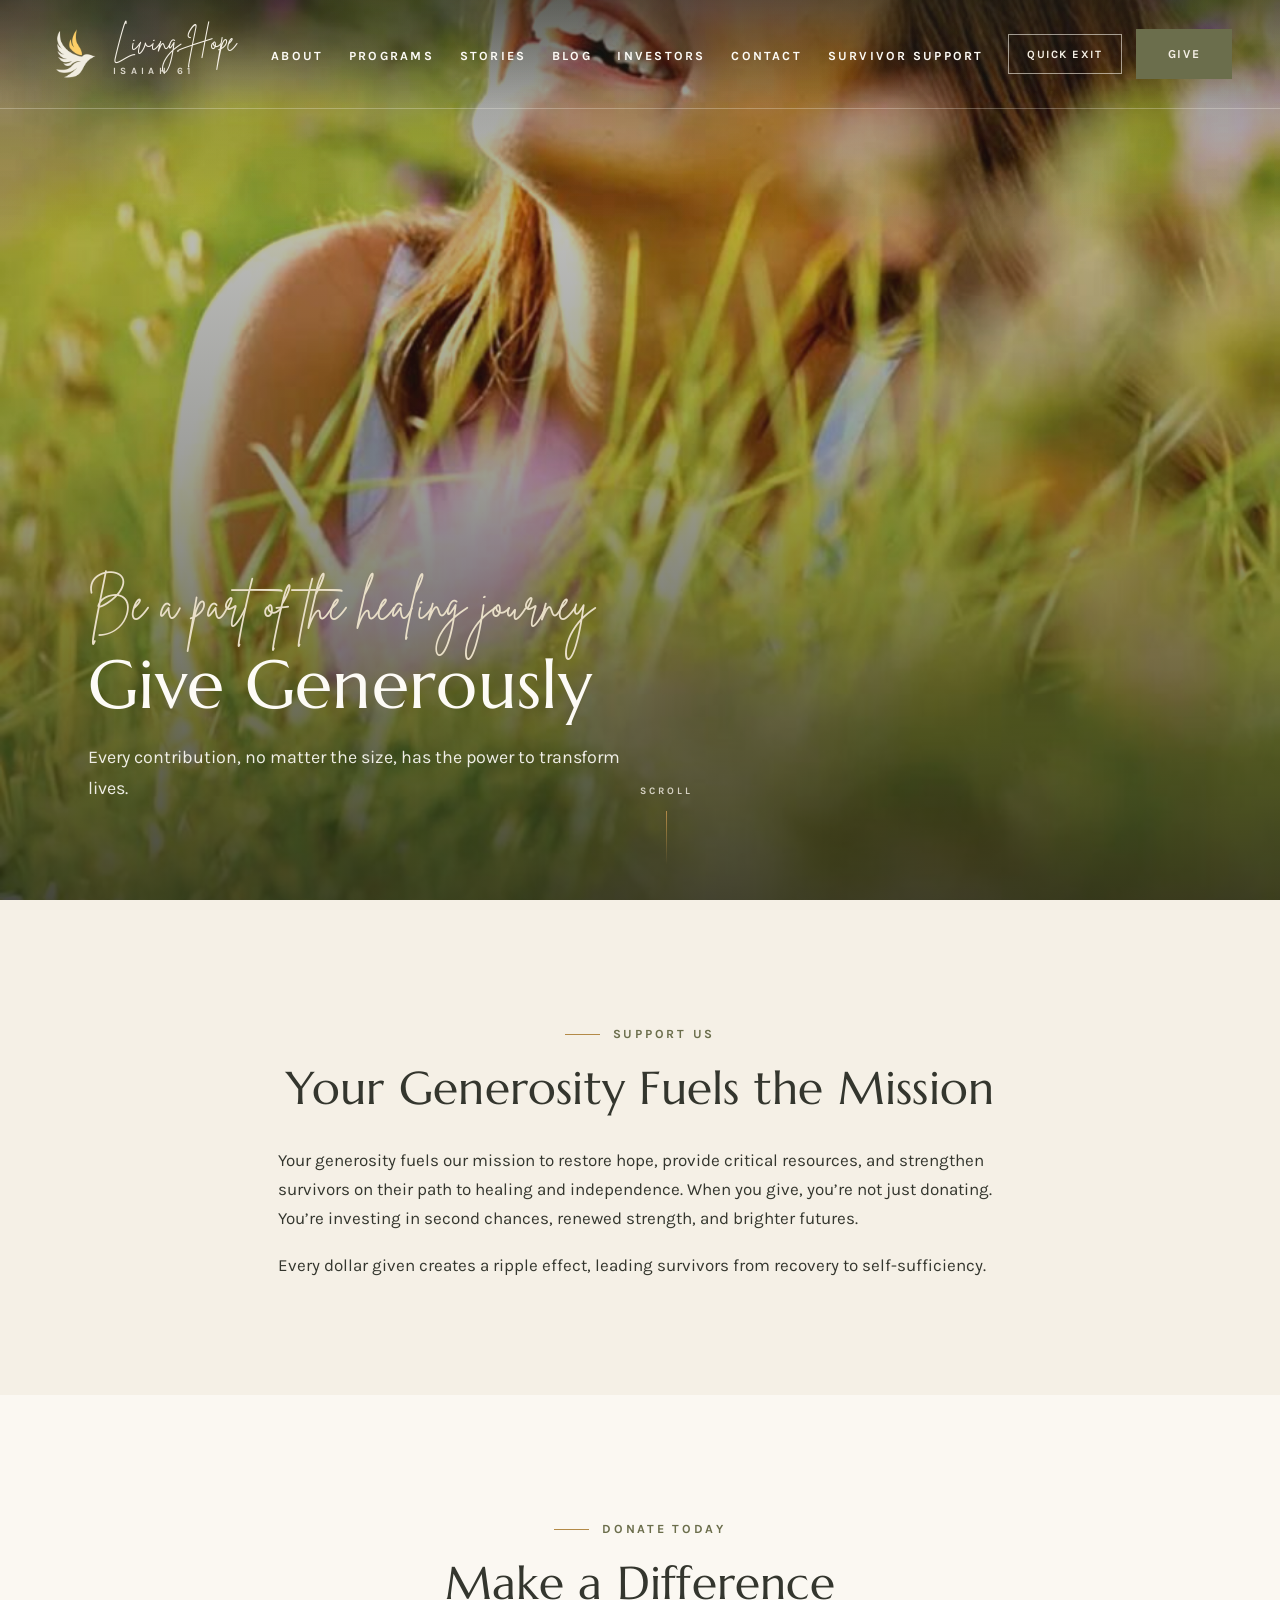
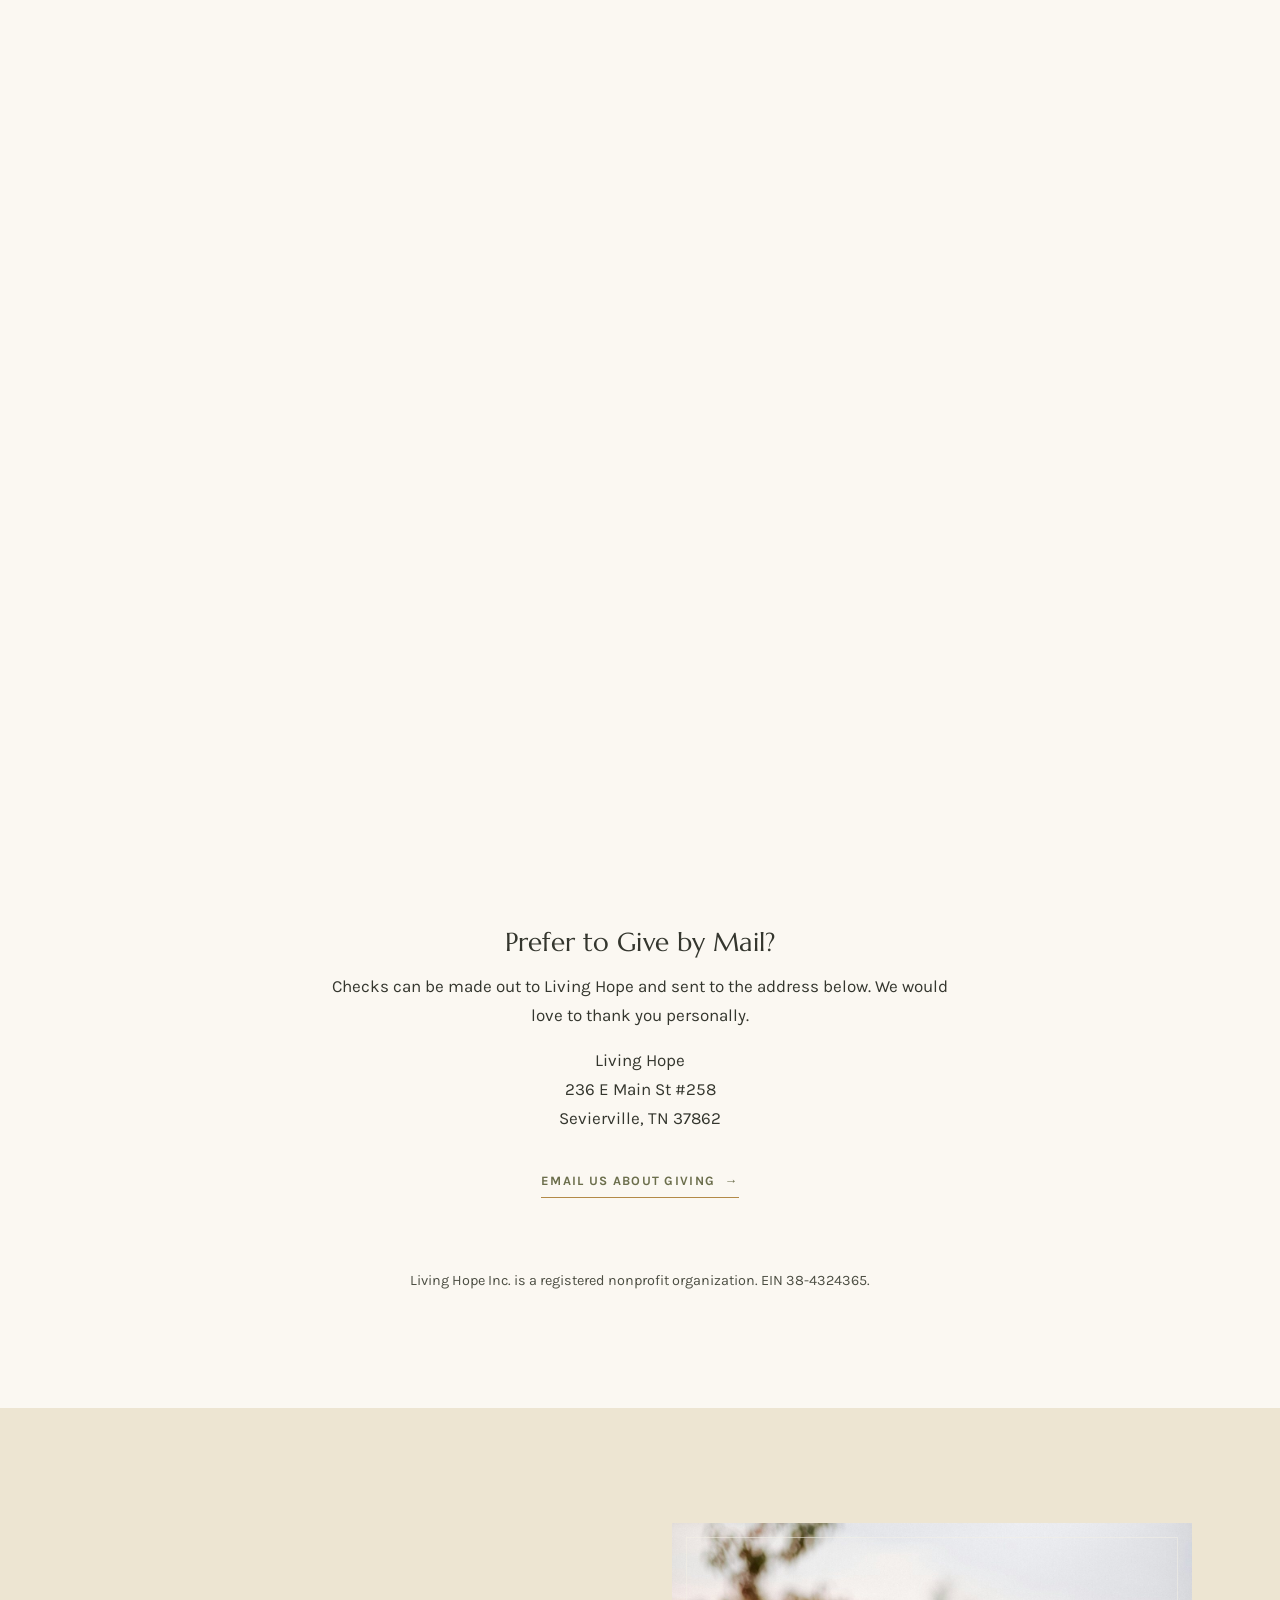
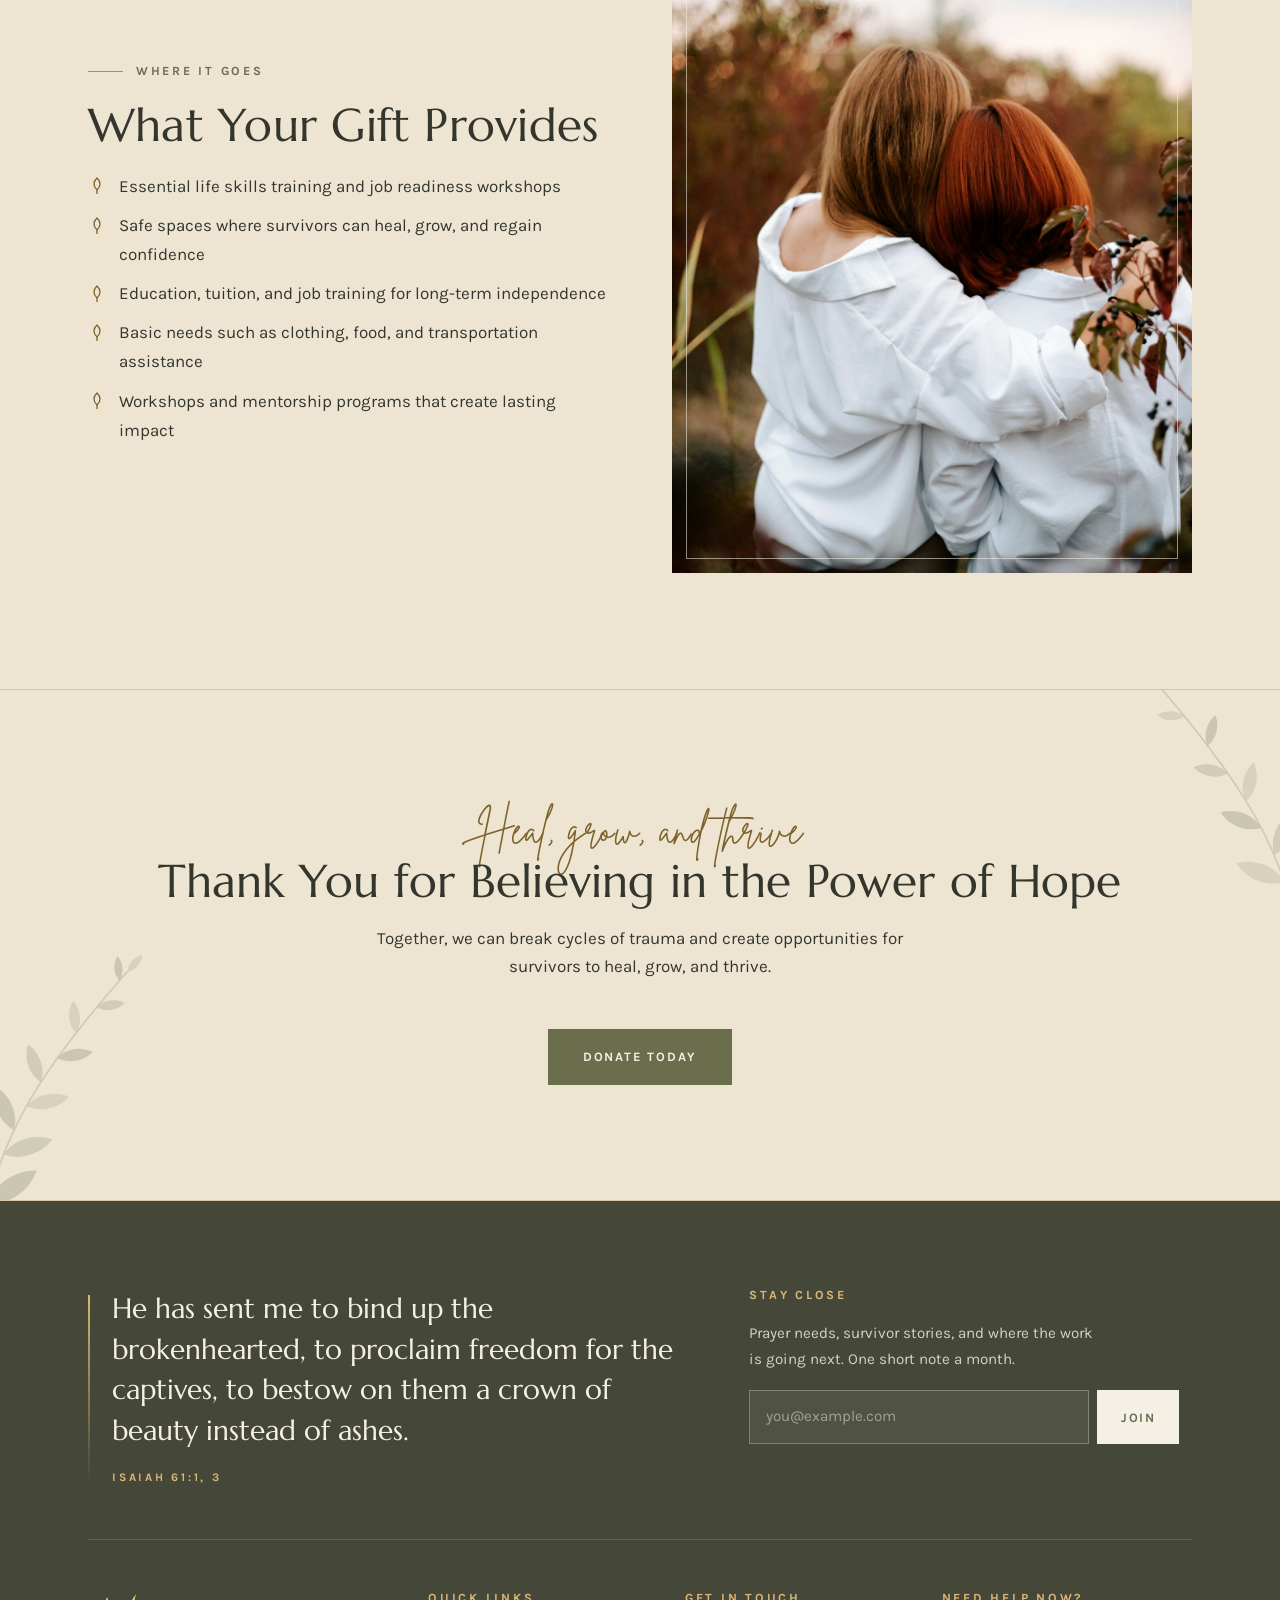
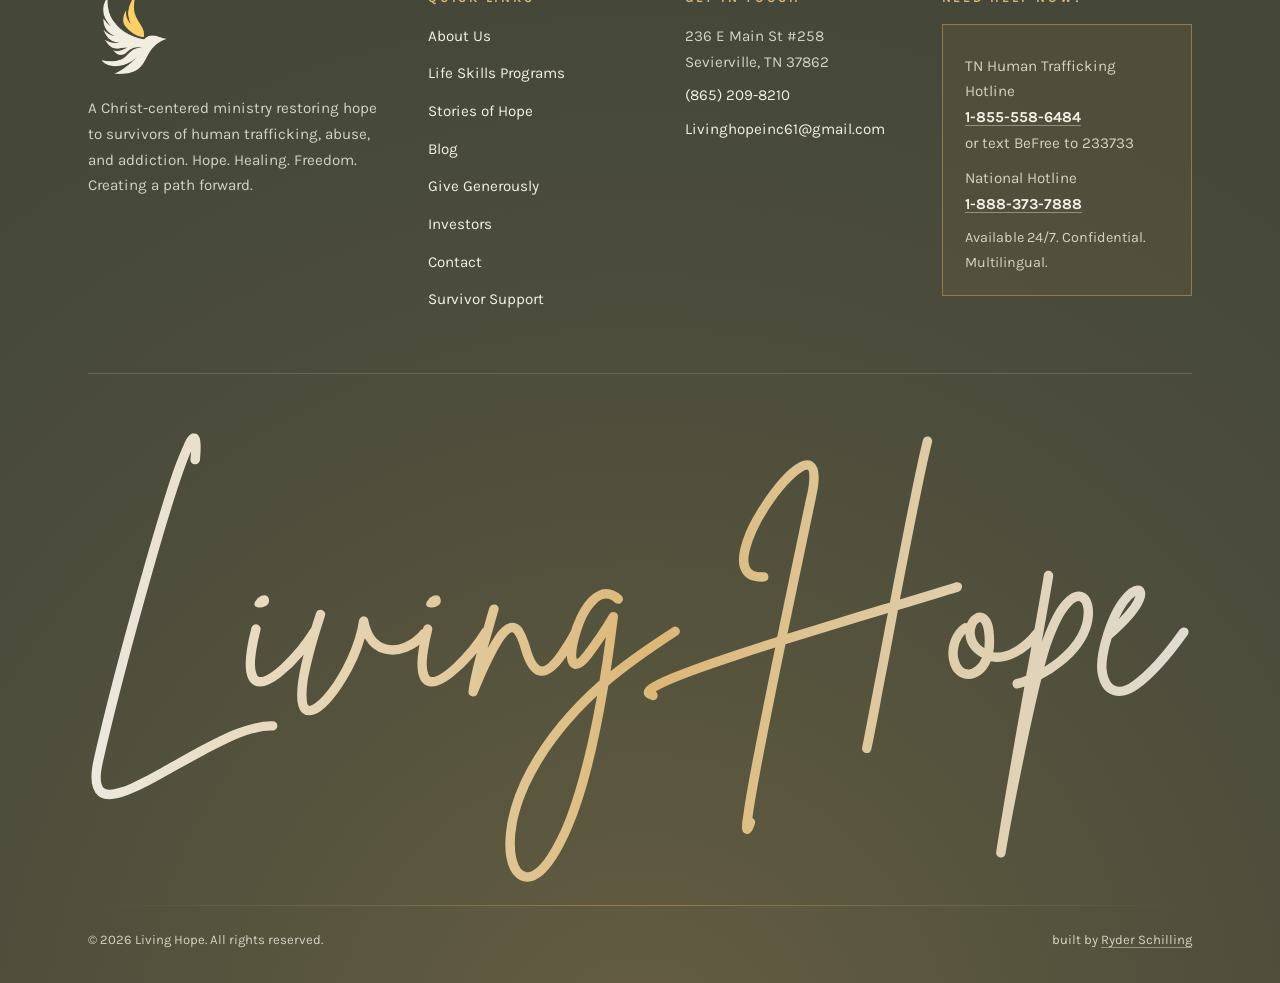
<file: give.html>
<!DOCTYPE html>
<html lang="en">
<head>
<meta charset="UTF-8">
<meta name="viewport" content="width=device-width, initial-scale=1">
<title>Give Generously | Living Hope</title>
<meta name="description" content="Your generosity restores hope. Support survivors of human trafficking, abuse, and addiction with a one-time or monthly gift to Living Hope.">
<link rel="canonical" href="https://livinghope61.com/give.html">
<meta property="og:type" content="website">
<meta property="og:site_name" content="Living Hope">
<meta property="og:title" content="Give Generously | Living Hope">
<meta property="og:description" content="Your generosity restores hope. Support survivors of human trafficking, abuse, and addiction with a one-time or monthly gift to Living Hope.">
<meta property="og:url" content="https://livinghope61.com/give.html">
<meta property="og:image" content="https://livinghope61.com/assets/img/lh-logo-full.png">
<meta name="twitter:card" content="summary_large_image">
<link rel="icon" type="image/png" sizes="32x32" href="/favicon-32.png">
<link rel="icon" type="image/png" sizes="16x16" href="/favicon-16.png">
<link rel="apple-touch-icon" href="/apple-touch-icon.png">
<link rel="preload" href="/assets/fonts/marcellus-latin-400-normal.woff2" as="font" type="font/woff2" crossorigin>
<link rel="preload" href="/assets/fonts/karla-latin-400-normal.woff2" as="font" type="font/woff2" crossorigin>
<link rel="stylesheet" href="/css/styles.css">
<script type="application/ld+json">
{
  "@context": "https://schema.org",
  "@type": "NonprofitOrganization",
  "name": "Living Hope",
  "alternateName": "Living Hope Isaiah 61",
  "url": "https://livinghope61.com/",
  "logo": "https://livinghope61.com/assets/img/lh-logo-full.png",
  "email": "Livinghopeinc61@gmail.com",
  "telephone": "+18652098210",
  "description": "A Christ-centered ministry restoring hope to survivors of human trafficking, abuse, and addiction in East Tennessee.",
  "address": {
    "@type": "PostalAddress",
    "streetAddress": "236 E Main St #258",
    "addressLocality": "Sevierville",
    "addressRegion": "TN",
    "postalCode": "37862",
    "addressCountry": "US"
  },
  "areaServed": "Tennessee",
  "nonprofitStatus": "Nonprofit"
}
</script>

</head>
<body>
<a class="skip-link" href="#main">Skip to main content</a>
<header class="site-header">
  <div class="container header-inner">
    <a class="brand" href="/" aria-label="Living Hope, home">
      <img class="brand-dove brand-dove--light" src="/assets/img/lh-dove-ivory.png" alt="" width="40" height="40" decoding="async">
      <img class="brand-dove brand-dove--dark" src="/assets/img/lh-dove-olive.png" alt="" width="40" height="40" decoding="async">
      <span class="brand-text"><span class="brand-name">Living Hope</span><span class="brand-tag">Isaiah 61</span></span>
    </a>
    <nav id="primary-nav" class="primary-nav" aria-label="Primary">
      <ul>
        <li><a href="/about.html">About</a></li>
        <li><a href="/programs.html">Programs</a></li>
        <li><a href="/stories.html">Stories</a></li>
        <li><a href="/blog.html">Blog</a></li>
        <li><a href="/investors.html">Investors</a></li>
        <li><a href="/connect.html">Contact</a></li>
        <li><a href="/survivor-form.html">Survivor Support</a></li>
        <li class="nav-give-mobile"><a href="/give.html" aria-current="page">Give Generously</a></li>
      </ul>
    </nav>
    <div class="header-actions">
      <button class="quick-exit" type="button" title="Leave this website quickly. Opens a weather search and removes this page from your Back button.">Quick Exit</button>
      <a class="btn btn--nav" href="/give.html" aria-current="page">Give</a>
    </div>
    <button class="nav-toggle" type="button" aria-expanded="false" aria-controls="primary-nav">
      <span></span><span></span><span></span>
      <span class="visually-hidden">Menu</span>
    </button>
  </div>
</header>
<main id="main" tabindex="-1">
<section class="hero hero--short">
  <div class="hero__media" style="background-image:url([data-uri]);"><img src="/assets/img/woman-meadow.jpg" alt="A woman resting peacefully in a sunlit meadow" fetchpriority="high" decoding="async"></div>
  <div class="hero__scrim" aria-hidden="true"></div>
  <div class="hero__content">
    <div class="container">
      <p class="script">Be a part of the healing journey</p>
      <h1>Give Generously</h1>
      <p class="lead">Every contribution, no matter the size, has the power to transform lives.</p>
    </div>
  </div>
  <div class="hero__cue" aria-hidden="true">
    <span>Scroll</span>
    <span class="hero__cue-line"></span>
  </div>
</section>

<section aria-labelledby="give-intro-h">
  <div class="container container--narrow center">
    <p class="eyebrow">Support Us</p>
    <h2 id="give-intro-h">Your Generosity Fuels the Mission</h2>
    <div class="prose mt-4" style="text-align:left">
      <p>Your generosity fuels our mission to restore hope, provide critical resources, and strengthen survivors on their path to healing and independence. When you give, you&rsquo;re not just donating. You&rsquo;re investing in second chances, renewed strength, and brighter futures.</p>
      <p>Every dollar given creates a ripple effect, leading survivors from recovery to self-sufficiency.</p>
    </div>
  </div>
</section>

<section class="band-surface" id="donate" aria-labelledby="donate-h">
  <div class="container container--narrow center">
    <p class="eyebrow">Donate Today</p>
    <h2 id="donate-h">Make a Difference</h2>
    <!-- Zeffy donation embed, live since 2026-09-07. Campaign
         "donate-to-change-lives-23163" on the Living Hope Inc account.
         Their script hydrates [data-zeffy-embed] and sizes it itself; the
         [data-zeffy-embed-fallback] block only appears if that script fails
         to load, and the <noscript> below is the only thing a visitor with
         JS off will see. Do not remove either one. -->
    <div class="give-embed" data-donation-slot>
      <div data-zeffy-embed data-form-url="/embed/donation-form/donate-to-change-lives-23163"></div>
      <div data-zeffy-embed-fallback style="display:none;">
        <div style="position:relative;overflow:hidden;height:450px;width:100%;"><iframe title="Donate to Living Hope, secure donation form" style="position: absolute; border: 0; top:0;left:0;bottom:0;right:0;width:100%;height:100%" data-zeffy-embed-src="https://www.zeffy.com/embed/donation-form/donate-to-change-lives-23163" allowpaymentrequest allowTransparency="true"></iframe></div>
      </div>
      <script
        src="https://www.zeffy.com/embed/v2/zeffy-embed.js"
        onerror="document.querySelectorAll('[data-zeffy-embed-fallback]').forEach(function(el){el.style.display='block';el.querySelectorAll('iframe[data-zeffy-embed-src]').forEach(function(f){f.src=f.getAttribute('data-zeffy-embed-src');});});">
      </script>
      <noscript>
        <div class="panel give-nojs">
          <h3>Give to Living Hope</h3>
          <p class="mt-2">Our secure giving form needs JavaScript. You can open it directly instead, or give by mail.</p>
          <p class="mt-4"><a class="btn" href="https://www.zeffy.com/en-US/donation-form/donate-to-change-lives-23163" rel="noopener">Open the Giving Form</a></p>
        </div>
      </noscript>
    </div>
    <div class="panel mt-6">
      <h3>Prefer to Give by Mail?</h3>
      <p class="mt-2">Checks can be made out to Living Hope and sent to the address below. We would love to thank you personally.</p>
      <p class="mt-2">Living Hope<br>236 E Main St #258<br>Sevierville, TN 37862</p>
      <p class="mt-4"><a class="link-arrow" href="mailto:Livinghopeinc61@gmail.com?subject=I%20want%20to%20give%20to%20Living%20Hope">Email Us About Giving<span aria-hidden="true">&rarr;</span></a></p>
    </div>
    <p class="small mt-4" style="color:var(--ink-2)">Living Hope Inc. is a registered nonprofit organization. EIN 38-4324365.</p>
  </div>
</section>

<section class="band-sand" aria-labelledby="funds-h">
  <div class="container">
    <div class="split">
      <div data-reveal>
        <p class="eyebrow">Where It Goes</p>
        <h2 id="funds-h">What Your Gift Provides</h2>
        <ul class="check-list">
<li><svg viewBox="0 0 18 18" aria-hidden="true" focusable="false" fill="none" xmlns="http://www.w3.org/2000/svg"><path d="M9 1c-2 1.8-3 3.7-3 6s1 4.2 3 6c2-1.8 3-3.7 3-6s-1-4.2-3-6Z" stroke="currentColor" stroke-width="1.3"/><path d="M9 13v4" stroke="currentColor" stroke-width="1.3"/></svg><span>Essential life skills training and job readiness workshops</span></li>
<li><svg viewBox="0 0 18 18" aria-hidden="true" focusable="false" fill="none" xmlns="http://www.w3.org/2000/svg"><path d="M9 1c-2 1.8-3 3.7-3 6s1 4.2 3 6c2-1.8 3-3.7 3-6s-1-4.2-3-6Z" stroke="currentColor" stroke-width="1.3"/><path d="M9 13v4" stroke="currentColor" stroke-width="1.3"/></svg><span>Safe spaces where survivors can heal, grow, and regain confidence</span></li>
<li><svg viewBox="0 0 18 18" aria-hidden="true" focusable="false" fill="none" xmlns="http://www.w3.org/2000/svg"><path d="M9 1c-2 1.8-3 3.7-3 6s1 4.2 3 6c2-1.8 3-3.7 3-6s-1-4.2-3-6Z" stroke="currentColor" stroke-width="1.3"/><path d="M9 13v4" stroke="currentColor" stroke-width="1.3"/></svg><span>Education, tuition, and job training for long-term independence</span></li>
<li><svg viewBox="0 0 18 18" aria-hidden="true" focusable="false" fill="none" xmlns="http://www.w3.org/2000/svg"><path d="M9 1c-2 1.8-3 3.7-3 6s1 4.2 3 6c2-1.8 3-3.7 3-6s-1-4.2-3-6Z" stroke="currentColor" stroke-width="1.3"/><path d="M9 13v4" stroke="currentColor" stroke-width="1.3"/></svg><span>Basic needs such as clothing, food, and transportation assistance</span></li>
<li><svg viewBox="0 0 18 18" aria-hidden="true" focusable="false" fill="none" xmlns="http://www.w3.org/2000/svg"><path d="M9 1c-2 1.8-3 3.7-3 6s1 4.2 3 6c2-1.8 3-3.7 3-6s-1-4.2-3-6Z" stroke="currentColor" stroke-width="1.3"/><path d="M9 13v4" stroke="currentColor" stroke-width="1.3"/></svg><span>Workshops and mentorship programs that create lasting impact</span></li>
</ul>
      </div>
      <div class="figure-frame" style="background-image:url([data-uri]);" data-reveal><img src="/assets/img/women-embrace-field.jpg" alt="Two women embracing in an open field at dusk" loading="lazy" width="1280" height="1600" decoding="async">
      </div>
    </div>
  </div>
</section>

<section class="band-cta center" aria-labelledby="give-cta-h">
  <span class="botanical botanical--cta-l" aria-hidden="true"><svg class="sprig" viewBox="0 0 200 320" fill="none" xmlns="http://www.w3.org/2000/svg" aria-hidden="true" focusable="false"> <path class="sprig__stem" d="M18.0 304.0 C28.0 214.0 70.0 146.0 152.0 54.0" fill="none" stroke="currentColor" stroke-width="1.60" stroke-linecap="round"/> <path fill="currentColor" class="sprig__leaf sprig__leaf--a" d="M24.1 267.4 C31.4 244.7 53.7 236.1 68.6 236.7 C63.9 250.9 47.9 268.6 24.1 267.4 Z"/> <path fill="currentColor" class="sprig__leaf sprig__leaf--b" d="M30.2 244.3 C10.0 235.0 4.4 213.4 6.7 199.6 C19.3 205.5 34.0 222.3 30.2 244.3 Z"/> <path fill="currentColor" class="sprig__leaf sprig__leaf--c" d="M38.1 221.8 C50.1 204.9 70.9 203.5 83.1 208.0 C75.5 218.5 57.6 229.0 38.1 221.8 Z"/> <path fill="currentColor" class="sprig__leaf sprig__leaf--a" d="M47.7 199.6 C31.1 190.1 28.0 171.1 31.0 159.4 C41.3 165.5 52.7 181.1 47.7 199.6 Z"/> <path fill="currentColor" class="sprig__leaf sprig__leaf--b" d="M59.2 177.6 C70.5 164.1 88.3 164.4 98.3 169.0 C91.1 177.4 75.2 185.1 59.2 177.6 Z"/> <path fill="currentColor" class="sprig__leaf sprig__leaf--c" d="M72.5 155.6 C59.0 146.6 57.5 130.5 60.6 120.9 C69.0 126.6 77.6 140.3 72.5 155.6 Z"/> <path fill="currentColor" class="sprig__leaf sprig__leaf--a" d="M87.6 133.2 C97.6 122.5 112.2 123.5 120.3 127.7 C114.0 134.3 100.5 140.0 87.6 133.2 Z"/> <path fill="currentColor" class="sprig__leaf sprig__leaf--b" d="M104.7 110.3 C95.9 100.7 97.8 87.7 102.2 80.8 C107.7 86.9 111.7 99.3 104.7 110.3 Z"/> <path fill="currentColor" class="sprig__leaf sprig__leaf--c" d="M123.7 86.7 C131.7 78.4 143.2 79.4 149.6 82.8 C144.5 88.0 133.8 92.3 123.7 86.7 Z"/> <path fill="currentColor" class="sprig__leaf sprig__leaf--a" d="M144.7 62.2 C138.0 54.8 139.5 44.9 142.9 39.6 C147.0 44.3 150.1 53.8 144.7 62.2 Z"/> <path fill="currentColor" class="sprig__leaf sprig__leaf--b" d="M152.0 54.0 C152.7 44.8 160.2 39.5 165.9 38.4 C165.4 44.2 161.0 52.3 152.0 54.0 Z"/> </svg></span><span class="botanical botanical--cta-r" aria-hidden="true"><svg class="sprig" viewBox="0 0 200 320" fill="none" xmlns="http://www.w3.org/2000/svg" aria-hidden="true" focusable="false"> <path class="sprig__stem" d="M182.0 304.0 C172.0 216.0 128.0 148.0 46.0 54.0" fill="none" stroke="currentColor" stroke-width="1.60" stroke-linecap="round"/> <path fill="currentColor" class="sprig__leaf sprig__leaf--a" d="M175.8 268.1 C175.1 245.5 192.3 230.9 205.8 226.9 C206.1 241.0 197.5 261.8 175.8 268.1 Z"/> <path fill="currentColor" class="sprig__leaf sprig__leaf--b" d="M168.6 242.5 C148.5 248.5 131.3 236.6 124.5 225.4 C137.1 221.8 157.8 224.6 168.6 242.5 Z"/> <path fill="currentColor" class="sprig__leaf sprig__leaf--c" d="M159.1 217.6 C154.1 198.9 165.5 183.4 176.0 177.4 C179.0 189.1 175.9 208.1 159.1 217.6 Z"/> <path fill="currentColor" class="sprig__leaf sprig__leaf--a" d="M147.3 192.9 C130.4 198.0 115.8 188.1 110.0 178.7 C120.6 175.6 138.1 177.8 147.3 192.9 Z"/> <path fill="currentColor" class="sprig__leaf sprig__leaf--b" d="M133.2 168.1 C126.1 153.8 132.8 139.2 140.3 132.6 C144.7 141.6 145.3 157.6 133.2 168.1 Z"/> <path fill="currentColor" class="sprig__leaf sprig__leaf--c" d="M116.8 143.0 C104.1 149.6 90.9 143.8 84.9 137.1 C92.9 133.0 107.2 132.3 116.8 143.0 Z"/> <path fill="currentColor" class="sprig__leaf sprig__leaf--a" d="M98.0 117.2 C93.0 105.5 98.9 94.2 105.1 89.3 C108.2 96.6 108.1 109.3 98.0 117.2 Z"/> <path fill="currentColor" class="sprig__leaf sprig__leaf--b" d="M76.9 90.4 C67.8 96.8 57.1 93.8 51.8 89.3 C57.5 85.4 68.4 83.3 76.9 90.4 Z"/> <path fill="currentColor" class="sprig__leaf sprig__leaf--c" d="M53.3 62.4 C48.5 54.2 51.9 45.4 56.1 41.2 C59.0 46.3 60.0 55.7 53.3 62.4 Z"/> <path fill="currentColor" class="sprig__leaf sprig__leaf--a" d="M46.0 54.0 C37.4 52.3 33.4 44.6 33.0 39.1 C38.4 40.2 45.5 45.3 46.0 54.0 Z"/> </svg></span>
  <div class="container">
    <p class="script" data-reveal>Heal, grow, and thrive</p>
    <h2 id="give-cta-h" data-reveal>Thank You for Believing in the Power of Hope</h2>
    <p class="max-c mt-2" style="max-width:58ch" data-reveal>Together, we can break cycles of trauma and create opportunities for survivors to heal, grow, and thrive.</p>
    <p class="mt-6" data-reveal><a class="btn" href="#donate">Donate Today</a></p>
  </div>
</section>

</main>
<footer class="site-footer">
  <div class="footer__dawn" aria-hidden="true">
    <span class="footer__glow"></span>
    <span class="footer__horizon"></span>
  </div>
  <div class="container">

    <div class="footer-lede">
      <blockquote class="footer-verse">
        <p>He has sent me to bind up the brokenhearted, to proclaim freedom for the captives, to bestow on them a crown of beauty instead of ashes.</p>
        <cite>Isaiah 61:1, 3</cite>
      </blockquote>

      <div class="footer-signup">
        <h2>Stay Close</h2>
        <p>Prayer needs, survivor stories, and where the work is going next. One short note a month.</p>
        <form class="signup" data-form data-kind="newsletter" data-thanks="Thank you. You are on the list.">
          <div class="hp" aria-hidden="true"><label for="hp-news">Company</label><input id="hp-news" name="company" type="text" tabindex="-1" autocomplete="off"></div>
          <label class="visually-hidden" for="signup-email">Email address</label>
          <div class="signup__row">
            <input id="signup-email" name="Email" type="email" required autocomplete="email" placeholder="you@example.com">
            <button class="btn btn--light" type="submit">Join</button>
          </div>
          <p class="form-status" role="status"></p>
        </form>
      </div>
    </div>

    <div class="footer-grid">
      <div class="footer-brand">
        <img src="/assets/img/lh-dove-ivory.png" alt="Living Hope" width="86" height="86" decoding="async">
        <p>A Christ-centered ministry restoring hope to survivors of human trafficking, abuse, and addiction. Hope. Healing. Freedom. Creating a path forward.</p>
      </div>
      <nav aria-label="Footer">
        <h2>Quick Links</h2>
        <ul class="footer-links">
          <li><a href="/about.html"><span>About Us</span></a></li>
          <li><a href="/programs.html"><span>Life Skills Programs</span></a></li>
          <li><a href="/stories.html"><span>Stories of Hope</span></a></li>
          <li><a href="/blog.html"><span>Blog</span></a></li>
          <li><a href="/give.html"><span>Give Generously</span></a></li>
          <li><a href="/investors.html"><span>Investors</span></a></li>
          <li><a href="/connect.html"><span>Contact</span></a></li>
          <li><a href="/survivor-form.html"><span>Survivor Support</span></a></li>
        </ul>
      </nav>
      <div class="footer-contact">
        <h2>Get in Touch</h2>
        <address>
          <p>236 E Main St #258<br>Sevierville, TN 37862</p>
          <p><a href="tel:+18652098210">(865) 209-8210</a></p>
          <p><a href="mailto:Livinghopeinc61@gmail.com" class="footer-email">Livinghopeinc61@<wbr>gmail.com</a></p>
        </address>
      </div>
      <div class="footer-help">
        <h2>Need Help Now?</h2>
        <div class="hotline-box">
          <p>TN Human Trafficking Hotline<br><a href="tel:18555586484">1-855-558-6484</a><br>or text BeFree to 233733</p>
          <p>National Hotline<br><a href="tel:18883737888">1-888-373-7888</a></p>
          <p class="small">Available 24/7. Confidential. Multilingual.</p>
        </div>
      </div>
    </div>

    <div class="footer-signoff">
      <div class="footer-wordmark-clip">
<svg class="fw" viewBox="36.0 -1032.7 4506.2 1857.7" aria-hidden="true" focusable="false"><defs><linearGradient id="fwGrad" x1="0" y1="0" x2="1" y2="0"><stop offset="0" stop-color="#F5F0E6" stop-opacity=".95"/><stop offset=".52" stop-color="#DCB776"/><stop offset="1" stop-color="#F5F0E6" stop-opacity=".88"/></linearGradient><mask id="fwInk" maskUnits="userSpaceOnUse" x="-84" y="-1153" width="4746" height="2098"><g class="fw-pen" fill="none" stroke="#fff" stroke-width="84" stroke-linecap="round" stroke-linejoin="round"><path d="M466.8 -988.9 L465.4 -969.1 L474.7 -961.1 L473.4 -914.7" style="--l:79;--d:0.01s;--t:0.00s"/><path d="M465.4 -969.1 L438.9 -955.8 L411.1 -886.9 L370.0 -765.0 L301.1 -537.1 L196.4 -163.5 L115.5 150.6 L70.5 348.0 L67.8 379.8 L70.5 410.3 L83.7 439.4 L101.0 450.0 L134.1 452.7 L177.8 443.4 L221.6 426.2 L275.9 399.7 L489.3 280.4 L613.9 218.1 L662.9 198.3 L717.2 182.4 L783.5 173.1" style="--l:2246;--d:0.42s;--t:0.03s"/><path d="M986.3 -281.4 L981.0 -272.1 L962.4 -209.8 L931.9 -143.6 L922.7 -137.0 L900.1 -129.0 L841.8 -66.7 L807.4 -37.6 L779.5 -19.0 L757.0 -9.8 L735.8 -7.1 L715.9 -13.7 L705.3 -29.6 L698.7 -57.5 L700.0 -121.1 L719.9 -220.4" style="--l:627;--d:0.12s;--t:0.56s"/><path d="M928.0 -139.6 L934.6 -135.6 L934.6 -126.4 L909.4 8.8 L909.4 72.4 L914.7 94.9 L924.0 106.8 L939.9 110.8 L961.1 105.5 L995.6 80.3 L1022.1 51.2 L1079.1 -32.3 L1124.1 -123.7 L1148.0 -196.6 L1161.2 -207.2 L1161.2 -250.9" style="--l:717;--d:0.13s;--t:0.70s"/><path d="M1161.2 -207.2 L1178.5 -196.6 L1191.7 -176.7 L1215.6 -154.2 L1232.8 -144.9 L1255.3 -138.3 L1292.4 -137.0 L1320.3 -142.3 L1353.4 -156.8 L1370.6 -168.8 L1403.8 -178.0 L1406.4 -175.4 L1406.4 -164.8 L1398.5 -87.9 L1402.4 -41.6 L1411.7 -19.0 L1418.4 -12.4 L1436.9 -7.1 L1458.1 -9.8 L1487.3 -23.0 L1531.0 -56.1 L1574.7 -98.5 L1606.6 -135.6 L1641.0 -150.2 L1647.6 -174.1 L1666.2 -212.5 L1691.4 -298.6" style="--l:881;--d:0.17s;--t:0.85s"/><path d="M1641.0 -150.2 L1645.0 -144.9 L1645.0 -126.4 L1651.6 -117.1 L1682.1 -131.7 L1709.9 -179.4 L1744.4 -219.1 L1764.3 -225.7 L1780.2 -223.1 L1792.1 -212.5 L1804.0 -190.0 L1830.5 -111.8 L1853.1 -69.4 L1869.0 -54.8 L1887.5 -50.8 L1908.7 -54.8 L1927.3 -66.7 L1947.2 -86.6 L1976.3 -125.0 L2001.5 -137.0 L2043.9 -260.2 L2075.7 -315.8 L2102.2 -345.0 L2123.4 -358.2 L2155.2 -363.5 L2177.8 -358.2 L2199.0 -343.7" style="--l:916;--d:0.17s;--t:1.04s"/><path d="M2001.5 -137.0 L2008.1 -129.0 L2009.5 -103.8 L2014.8 -85.3 L2028.0 -80.0 L2047.9 -86.6 L2071.7 -111.8 L2131.4 -196.6 L2136.7 -201.9 L2161.9 -212.5 L2180.4 -270.8" style="--l:324;--d:0.06s;--t:1.23s"/><path d="M2161.9 -212.5 L2168.5 -205.9 L2168.5 -199.2 L2151.3 -70.7 L2148.6 -31.0 L2152.6 -27.0 L2184.4 -36.3 L2299.7 -123.7 L2429.6 -211.2 L2433.6 -211.2" style="--l:530;--d:0.10s;--t:1.31s"/><path d="M2152.6 -27.0 L2142.0 -8.4 L2140.7 4.8 L2128.7 27.3 L2132.7 34.0 L2130.1 69.7 L2106.2 193.0 L2069.1 350.6 L2036.0 467.2 L2010.8 540.1 L1972.3 630.2 L1944.5 683.2 L1907.4 738.9 L1869.0 776.0 L1847.8 786.6 L1823.9 789.2 L1802.7 783.9 L1785.5 768.0 L1766.9 729.6 L1757.6 672.6 L1761.6 595.8 L1774.9 528.2 L1812.0 422.2 L1846.4 353.3 L1879.6 297.6 L1955.1 191.6 L2006.8 130.7 L2082.4 52.5 L2096.9 39.3 L2127.4 30.0" style="--l:1831;--d:0.34s;--t:1.43s"/><path d="M1652.9 -117.1 L1647.6 -94.6 L1618.5 -12.4 L1607.9 34.0" style="--l:158;--d:0.03s;--t:1.79s"/><path d="M1647.6 -123.7 L1666.2 -143.6" style="--l:27;--d:0.01s;--t:1.84s"/><path d="M1403.8 -178.0 L1418.4 -207.2 L1421.0 -220.4" style="--l:46;--d:0.01s;--t:1.87s"/><path d="M730.5 -323.8 L742.4 -329.1 L754.4 -341.0" style="--l:30;--d:0.01s;--t:1.98s"/><path d="M1431.6 -323.8 L1443.5 -329.1 L1455.5 -341.0" style="--l:30;--d:0.01s;--t:2.08s"/><path d="M2788.8 -432.4 L2751.7 -437.7 L2739.7 -443.0 L2722.5 -458.9 L2714.5 -477.5 L2711.9 -513.3 L2717.2 -550.4 L2747.7 -632.5 L2776.8 -686.8 L2812.6 -742.5 L2857.7 -802.1 L2896.1 -844.5 L2926.6 -871.0 L2951.8 -885.6 L2965.0 -888.2 L2983.6 -885.6 L2992.9 -875.0 L2998.2 -837.9 L2994.2 -791.5 L2876.2 -232.4 L2870.9 -180.7 L2865.6 -176.7 L2865.6 -172.7 L2857.7 -164.8 L2823.2 -160.8 L2760.9 -140.9 L2574.1 -78.7 L2430.9 -25.7 L2368.6 2.2 L2340.8 18.1 L2332.8 36.6 L2339.5 49.9" style="--l:1945;--d:0.37s;--t:2.19s"/><path d="M2857.7 -164.8 L2856.4 -126.4 L2795.4 170.4 L2741.1 459.3 L2729.1 533.5 L2726.5 593.1" style="--l:770;--d:0.14s;--t:2.57s"/><path d="M2870.9 -180.7 L2910.7 -187.3 L3280.5 -301.3 L3314.9 -305.2 L3332.2 -322.5 L3366.6 -326.4 L3582.6 -394.0" style="--l:747;--d:0.14s;--t:2.74s"/><path d="M3332.2 -322.5 L3330.8 -337.0 L3334.8 -371.5 L3377.2 -590.1 L3435.5 -877.6 L3454.1 -961.1 L3462.0 -985.0" style="--l:676;--d:0.13s;--t:2.90s"/><path d="M3318.9 -306.6 L3313.6 -250.9 L3214.2 261.9" style="--l:578;--d:0.11s;--t:3.05s"/><path d="M3956.4 -439.1 L3915.3 -203.2 L3902.1 -171.4 L3868.9 -160.8 L3825.2 -129.0 L3793.4 -114.4 L3754.9 -106.5 L3713.9 -107.8 L3707.2 -113.1 L3707.2 -121.1 L3712.5 -126.4 L3713.9 -199.2 L3704.6 -243.0 L3691.3 -262.8 L3678.1 -266.8 L3659.5 -262.8 L3647.6 -250.9 L3639.6 -231.0 L3631.7 -221.8 L3605.2 -215.1 L3591.9 -203.2 L3576.0 -175.4 L3569.4 -154.2 L3565.4 -123.7 L3572.0 -84.0 L3578.7 -68.1 L3593.3 -49.5 L3610.5 -40.2 L3625.1 -37.6 L3642.3 -38.9 L3658.2 -44.2 L3672.8 -54.8 L3688.7 -72.0 L3698.0 -87.9 L3701.9 -109.1 L3705.9 -113.1" style="--l:1094;--d:0.21s;--t:3.25s"/><path d="M3631.7 -221.8 L3635.7 -219.1 L3638.3 -184.7 L3648.9 -159.5 L3679.4 -129.0 L3705.9 -121.1" style="--l:137;--d:0.03s;--t:3.48s"/><path d="M3903.4 -172.7 L3907.4 -168.8 L3907.4 -151.5 L3918.0 -140.9 L3915.3 -115.8 L3910.0 -98.5 L3907.4 -54.8 L3898.1 -41.6 L3891.5 -8.4 L3886.2 0.8 L3879.5 55.2 L3854.3 173.1 L3797.4 475.2 L3761.6 691.2" style="--l:887;--d:0.17s;--t:3.53s"/><path d="M3886.2 0.8 L3878.2 -7.1 L3872.9 -7.1 L3843.7 -3.1 L3829.2 2.2" style="--l:61;--d:0.01s;--t:3.71s"/><path d="M3907.4 -54.8 L3916.6 -45.5 L3953.7 -53.5 L4018.7 -101.2 L4053.1 -135.6 L4082.3 -174.1 L4106.2 -221.8 L4115.4 -257.5 L4116.8 -302.6 L4112.8 -325.1 L4106.2 -339.7 L4096.9 -349.0 L4082.3 -352.9 L4061.1 -350.3 L4053.1 -346.3 L4029.3 -325.1 L4001.5 -286.7 L3971.0 -227.1 L3945.8 -159.5 L3919.3 -142.3" style="--l:711;--d:0.13s;--t:3.74s"/><path d="M4509.1 -208.5 L4424.2 -99.9 L4343.4 -17.7 L4307.6 10.1 L4279.8 26.0 L4249.3 32.6 L4232.1 31.3 L4209.5 23.4 L4193.6 7.5 L4177.7 -29.6 L4173.8 -56.1 L4173.8 -85.3 L4184.4 -154.2 L4197.6 -199.2 L4222.8 -236.3 L4228.1 -241.6 L4258.6 -250.9 L4307.6 -307.9 L4326.2 -342.3 L4328.8 -366.2 L4320.9 -374.1 L4298.3 -370.2 L4263.9 -337.0 L4229.4 -280.1 L4224.1 -253.6 L4225.4 -240.3" style="--l:1050;--d:0.20s;--t:3.98s"/><path d="M4226.8 -245.6 L4244.0 -262.8" style="--l:24;--d:0.00s;--t:4.20s"/></g></mask></defs><path d="M790.0 156Q798.0 156 803.5 161.5Q809.0 167 809.0 175Q809.0 180 806.0 184.5Q803.0 189 798.5 191.5Q794.0 194 789.0 194Q753.0 193 707.5 205.5Q662.0 218 604.0 246.0Q546.0 274 508.0 294.5Q470.0 315 403.0 352Q327.0 395 289.0 415.5Q251.0 436 203.0 455.0Q155.0 474 124.0 474Q97.0 474 79.0 461Q33.0 426 60.0 308Q135.0 -21 268.0 -486Q300.0 -598 326.5 -685.0Q353.0 -772 371.5 -828.5Q390.0 -885 406.0 -923.5Q422.0 -962 430.5 -981.0Q439.0 -1000 448.0 -1009.0Q457.0 -1018 461.0 -1018.5Q465.0 -1019 472.0 -1018Q490.0 -1016 494.0 -990.0Q498.0 -964 493.0 -910Q492.0 -902 486.0 -897.0Q480.0 -892 472.0 -892.5Q464.0 -893 458.5 -899.0Q453.0 -905 454.0 -913Q456.0 -931 457.0 -946Q405.0 -827 297.0 -446Q169.0 5 98.0 317Q76.0 410 102.0 430Q109.0 435 120.0 436.0Q131.0 437 146.5 433.0Q162.0 429 177.0 424.5Q192.0 420 215.0 409.0Q238.0 398 254.0 390.0Q270.0 382 297.5 367.0Q325.0 352 340.0 343.5Q355.0 335 384.0 319Q440.0 287 469.5 271.0Q499.0 255 551.5 228.5Q604.0 202 639.0 188.5Q674.0 175 715.5 165.0Q757.0 155 790.0 156Z M978.0 -201Q950.0 -157 910.5 -109.5Q871.0 -62 821.5 -24.0Q772.0 14 738.0 14Q726.0 14 717.0 10Q650.0 -19 703.0 -225Q705.0 -233 712.0 -237.0Q719.0 -241 726.5 -239.0Q734.0 -237 738.0 -230.0Q742.0 -223 740.0 -216Q728.0 -168 722.5 -131.5Q717.0 -95 717.5 -76.0Q718.0 -57 721.5 -44.5Q725.0 -32 727.5 -29.5Q730.0 -27 732.0 -26Q758.0 -15 826.5 -78.0Q895.0 -141 945.0 -222Q950.0 -228 957.5 -230.0Q965.0 -232 972.0 -228.0Q979.0 -224 980.5 -216.0Q982.0 -208 978.0 -201ZM736.0 -308Q707.0 -310 718.0 -332Q728.0 -350 744.0 -356Q769.0 -364 774.0 -343Q779.0 -323 759.0 -313Q749.0 -308 736.0 -308Z M1425.0 -191Q1387.0 -147 1338.0 -127.5Q1289.0 -108 1245.0 -120Q1194.0 -133 1166.0 -183Q1141.0 -96 1090.0 -12Q1056.0 45 1021.0 82.5Q986.0 120 958.0 129Q948.0 132 939.0 132Q921.0 132 909.0 120Q851.0 61 967.0 -286Q969.0 -293 976.5 -296.5Q984.0 -300 991.5 -297.5Q999.0 -295 1002.5 -288.0Q1006.0 -281 1003.0 -273Q974.0 -185 956.0 -115.5Q938.0 -46 932.5 -9.5Q927.0 27 928.0 52.0Q929.0 77 931.0 83.5Q933.0 90 936.0 92Q939.0 95 946.0 92Q974.0 83 1016.0 29.0Q1058.0 -25 1095.0 -104.5Q1132.0 -184 1142.0 -255Q1143.0 -262 1148.5 -266.5Q1154.0 -271 1161.0 -272Q1177.0 -272 1180.0 -256Q1196.0 -172 1255.0 -157Q1288.0 -148 1326.5 -164.0Q1365.0 -180 1395.0 -216Q1401.0 -222 1408.5 -222.5Q1416.0 -223 1422.5 -218.0Q1429.0 -213 1429.5 -205.0Q1430.0 -197 1425.0 -191Z M1679.0 -201Q1651.0 -157 1611.5 -109.5Q1572.0 -62 1522.5 -24.0Q1473.0 14 1439.0 14Q1427.0 14 1418.0 10Q1351.0 -19 1404.0 -225Q1406.0 -233 1413.0 -237.0Q1420.0 -241 1427.5 -239.0Q1435.0 -237 1439.0 -230.0Q1443.0 -223 1441.0 -216Q1429.0 -168 1423.5 -131.5Q1418.0 -95 1418.5 -76.0Q1419.0 -57 1422.5 -44.5Q1426.0 -32 1428.5 -29.5Q1431.0 -27 1433.0 -26Q1459.0 -15 1527.5 -78.0Q1596.0 -141 1646.0 -222Q1651.0 -228 1658.5 -230.0Q1666.0 -232 1673.0 -228.0Q1680.0 -224 1681.5 -216.0Q1683.0 -208 1679.0 -201ZM1437.0 -308Q1408.0 -310 1419.0 -332Q1429.0 -350 1445.0 -356Q1470.0 -364 1475.0 -343Q1480.0 -323 1460.0 -313Q1450.0 -308 1437.0 -308Z M2043.0 -197Q2009.0 -137 1984.0 -102.0Q1959.0 -67 1933.0 -47.0Q1907.0 -27 1882.0 -30Q1832.0 -36 1803.0 -138Q1782.0 -207 1767.0 -207Q1764.0 -208 1758.5 -204.5Q1753.0 -201 1741.0 -186.5Q1729.0 -172 1714.5 -147.0Q1700.0 -122 1676.5 -73.0Q1653.0 -24 1626.0 43Q1621.0 55 1608.0 55Q1606.0 55 1604.0 54Q1587.0 50 1589.0 33Q1599.0 -49 1664.0 -272Q1671.0 -295 1674.0 -307Q1677.0 -315 1684.0 -318.5Q1691.0 -322 1698.5 -320.0Q1706.0 -318 1710.0 -311.0Q1714.0 -304 1711.0 -296Q1709.0 -289 1701.0 -261Q1679.0 -184 1667.0 -141Q1699.0 -201 1723.0 -224.0Q1747.0 -247 1769.0 -246Q1795.0 -245 1810.5 -219.0Q1826.0 -193 1840.0 -148Q1862.0 -71 1887.0 -68Q1899.0 -66 1916.5 -81.5Q1934.0 -97 1954.0 -126.5Q1974.0 -156 1984.5 -173.0Q1995.0 -190 2009.0 -216Q2013.0 -223 2021.0 -225.0Q2029.0 -227 2036.0 -223.0Q2043.0 -219 2045.0 -211.5Q2047.0 -204 2043.0 -197Z M2443.0 -195Q2263.0 -78 2160.0 10Q2097.0 390 2013.0 588.0Q1929.0 786 1849.0 808Q1838.0 811 1828.0 811Q1796.0 811 1773.0 783Q1730.0 729 1742.0 610Q1756.0 482 1829.0 348Q1936.0 155 2124.0 -10Q2138.0 -95 2150.0 -188Q2118.0 -140 2091.0 -104Q2049.0 -49 2019.0 -58Q1995.0 -65 1991.0 -102Q1988.0 -137 2001.5 -192.5Q2015.0 -248 2046.0 -302.0Q2077.0 -356 2114.0 -374Q2165.0 -400 2213.0 -357Q2219.0 -351 2219.5 -343.5Q2220.0 -336 2214.5 -330.0Q2209.0 -324 2201.0 -323.5Q2193.0 -323 2187.0 -328Q2151.0 -361 2114.0 -328Q2072.0 -290 2047.0 -207.5Q2022.0 -125 2031.0 -97Q2042.0 -104 2060.0 -127Q2124.0 -211 2163.0 -280Q2171.0 -293 2186.0 -288.5Q2201.0 -284 2199.0 -268Q2185.0 -153 2169.0 -48Q2262.0 -124 2422.0 -227Q2429.0 -232 2436.5 -230.0Q2444.0 -228 2448.5 -221.5Q2453.0 -215 2451.5 -207.0Q2450.0 -199 2443.0 -195ZM1838.0 771Q1865.0 764 1896.5 723.0Q1928.0 682 1965.0 603.0Q2002.0 524 2041.5 381.0Q2081.0 238 2114.0 52Q1956.0 198 1863.0 367Q1833.0 421 1813.5 475.0Q1794.0 529 1786.0 573.0Q1778.0 617 1778.0 654.5Q1778.0 692 1785.0 718.0Q1792.0 744 1803.0 759Q1818.0 777 1838.0 771Z M3603.0 -399Q3604.0 -393 3603.0 -388.5Q3602.0 -384 3599.0 -380.0Q3596.0 -376 3591.0 -374Q3524.0 -353 3342.0 -298Q3328.0 -221 3302.0 -84Q3281.0 23 3271.5 75.0Q3262.0 127 3250.5 186.0Q3239.0 245 3233.0 271Q3230.0 286 3214.0 286Q3212.0 286 3210.0 286Q3203.0 284 3198.5 277.5Q3194.0 271 3196.0 263Q3207.0 207 3264.0 -91Q3288.0 -221 3301.0 -286Q3300.0 -286 3299.5 -285.5Q3299.0 -285 3298.0 -285Q3024.0 -202 2883.0 -158Q2767.0 405 2748.0 551Q2754.0 554 2757.5 561.0Q2761.0 568 2758.0 575Q2753.0 589 2750.0 596.0Q2747.0 603 2741.0 609.5Q2735.0 616 2728.0 616Q2725.0 616 2721.0 615Q2707.0 612 2705.5 594.0Q2704.0 576 2710.0 544Q2716.0 498 2731.0 413Q2758.0 266 2811.0 3Q2825.0 -67 2841.0 -145Q2754.0 -117 2685.0 -94Q2412.0 -4 2353.0 35Q2363.0 42 2361.0 54Q2358.0 70 2342.0 70Q2340.0 70 2338.0 69Q2306.0 63 2304.0 40Q2304.0 24 2325.0 7.5Q2346.0 -9 2410.0 -36Q2494.0 -71 2651.0 -124Q2737.0 -152 2849.0 -188Q2900.0 -435 2967.0 -753L2972.0 -773Q2980.0 -811 2980.0 -835.5Q2980.0 -860 2978.0 -864.5Q2976.0 -869 2974.0 -870.0Q2972.0 -871 2967.5 -870.0Q2963.0 -869 2951.0 -862.0Q2939.0 -855 2925.0 -843Q2890.0 -813 2851.5 -762.0Q2813.0 -711 2783.0 -656Q2762.0 -616 2749.0 -581.0Q2736.0 -546 2732.5 -519.5Q2729.0 -493 2736.0 -476Q2747.0 -449 2793.0 -452Q2801.0 -453 2807.0 -447.5Q2813.0 -442 2813.5 -434.0Q2814.0 -426 2809.0 -420.0Q2804.0 -414 2796.0 -414Q2722.0 -409 2700.0 -462Q2685.0 -497 2700.5 -556.5Q2716.0 -616 2749.5 -675.0Q2783.0 -734 2823.5 -787.5Q2864.0 -841 2899.0 -872Q2959.0 -924 2993.0 -903Q3034.0 -879 3009.0 -766L3005.0 -745Q2941.0 -440 2891.0 -201Q3027.0 -243 3287.0 -322Q3290.0 -323 3294.0 -324.0Q3298.0 -325 3302.0 -326.5Q3306.0 -328 3309.0 -328Q3411.0 -863 3444.0 -992Q3446.0 -1000 3453.0 -1004.0Q3460.0 -1008 3467.5 -1006.0Q3475.0 -1004 3479.0 -997.0Q3483.0 -990 3481.0 -983Q3449.0 -857 3350.0 -341Q3514.0 -390 3579.0 -411Q3586.0 -413 3593.5 -409.5Q3601.0 -406 3603.0 -399Z M3926.0 -191Q3885.0 -138 3828.0 -108.0Q3771.0 -78 3721.0 -89Q3707.0 -55 3682.0 -35.5Q3657.0 -16 3630.0 -16H3629.0Q3602.0 -17 3581.5 -34.5Q3561.0 -52 3553.0 -83Q3540.0 -132 3557.5 -176.5Q3575.0 -221 3608.0 -242Q3615.0 -247 3624.0 -244Q3633.0 -266 3649.5 -278.0Q3666.0 -290 3684.0 -287Q3694.0 -285 3702.5 -278.5Q3711.0 -272 3719.5 -258.0Q3728.0 -244 3732.0 -215.0Q3736.0 -186 3734.0 -146Q3733.0 -136 3731.0 -126Q3769.0 -118 3815.5 -145.0Q3862.0 -172 3895.0 -215Q3900.0 -221 3908.0 -222.0Q3916.0 -223 3922.5 -218.0Q3929.0 -213 3930.0 -205.0Q3931.0 -197 3926.0 -191ZM3630.0 -55Q3644.0 -55 3659.5 -68.0Q3675.0 -81 3685.0 -103Q3620.0 -139 3617.0 -201Q3597.0 -182 3589.5 -150.0Q3582.0 -118 3590.0 -94Q3601.0 -55 3630.0 -55ZM3695.0 -148Q3697.0 -172 3695.5 -189.5Q3694.0 -207 3692.0 -218.0Q3690.0 -229 3687.0 -236.0Q3684.0 -243 3681.5 -246.0Q3679.0 -249 3678.0 -249H3677.0Q3673.0 -249 3667.0 -242.5Q3661.0 -236 3658.0 -225Q3652.0 -204 3660.0 -182.0Q3668.0 -160 3695.0 -142Q3695.0 -145 3695.0 -148Z M4094.0 -371Q4124.0 -362 4134.0 -323.5Q4144.0 -285 4131.0 -234Q4107.0 -146 4013.0 -71Q3974.0 -39 3927.0 -15Q3891.0 132 3846.5 350.5Q3802.0 569 3781.0 696Q3778.0 712 3762.0 712Q3760.0 712 3759.0 712Q3754.0 711 3750.0 708.0Q3746.0 705 3744.0 700.0Q3742.0 695 3743.0 690Q3769.0 515 3858.0 14Q3846.0 18 3834.0 21Q3826.0 24 3819.0 20.0Q3812.0 16 3810.0 8.0Q3808.0 0 3812.0 -7.0Q3816.0 -14 3824.0 -16Q3844.0 -21 3865.0 -30Q3872.0 -65 3884.0 -134Q3936.0 -426 3937.0 -439Q3937.0 -447 3942.5 -452.5Q3948.0 -458 3955.0 -458Q3963.0 -459 3969.0 -453.5Q3975.0 -448 3976.0 -440Q3976.0 -432 3929.0 -168Q3944.0 -210 3959.5 -244.0Q3975.0 -278 3988.5 -300.0Q4002.0 -322 4016.0 -337.0Q4030.0 -352 4041.0 -359.5Q4052.0 -367 4062.5 -370.5Q4073.0 -374 4080.5 -373.5Q4088.0 -373 4094.0 -371ZM4094.0 -244Q4103.0 -283 4098.5 -307.0Q4094.0 -331 4083.0 -334Q4082.0 -335 4080.0 -335Q4074.0 -335 4066.5 -330.5Q4059.0 -326 4047.0 -313.5Q4035.0 -301 4022.5 -281.5Q4010.0 -262 3994.5 -228.0Q3979.0 -194 3964.0 -150Q3954.0 -120 3940.0 -66Q3997.0 -101 4038.5 -147.0Q4080.0 -193 4094.0 -244Z M4525.0 -197Q4412.0 -39 4319.0 27Q4282.0 53 4246.0 53Q4218.0 53 4197.0 38Q4185.0 29 4175.5 14.0Q4166.0 -1 4159.0 -28.0Q4152.0 -55 4156.5 -99.0Q4161.0 -143 4179.0 -199V-200Q4207.0 -291 4247.0 -344.0Q4287.0 -397 4319.0 -398Q4342.0 -399 4349.0 -378Q4360.0 -349 4323.0 -296.0Q4286.0 -243 4214.0 -182Q4202.0 -143 4197.0 -110.0Q4192.0 -77 4193.5 -57.5Q4195.0 -38 4200.5 -23.5Q4206.0 -9 4210.5 -3.0Q4215.0 3 4220.0 7Q4250.0 29 4297.0 -5Q4385.0 -67 4493.0 -219Q4498.0 -225 4506.0 -226.5Q4514.0 -228 4520.5 -223.5Q4527.0 -219 4528.0 -211.0Q4529.0 -203 4525.0 -197ZM4312.0 -356Q4277.0 -334 4243.0 -261Q4301.0 -319 4312.0 -356Z" fill="url(#fwGrad)" mask="url(#fwInk)"/></svg>
      </div>
    </div>

    <div class="footer-bottom">
      <span>&copy; <span id="yr">2026</span> Living Hope. All rights reserved.</span>
      <span class="footer__credit">built by <a href="https://ryderschilling.com" rel="noopener">Ryder Schilling</a></span>
    </div>
  </div>
</footer>
<script src="/js/main.js" defer></script>
</body>
</html>
</file>
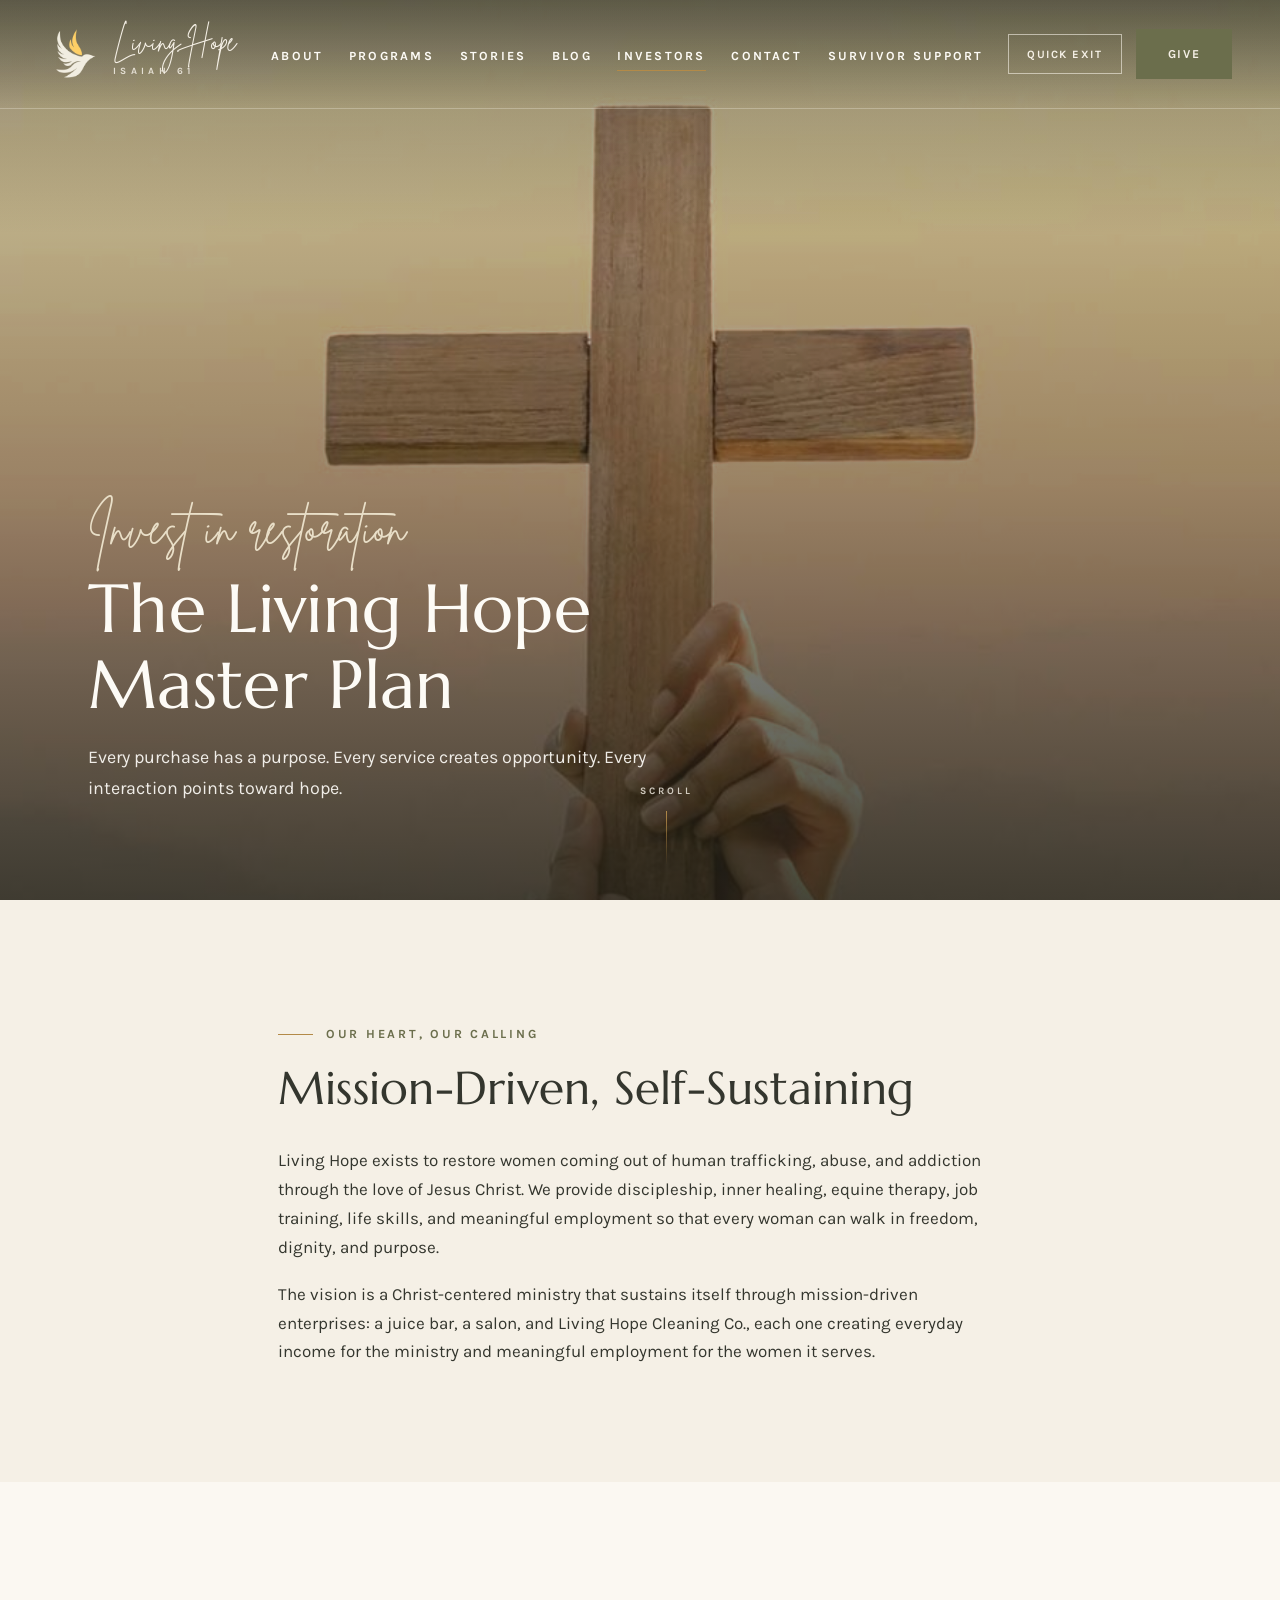
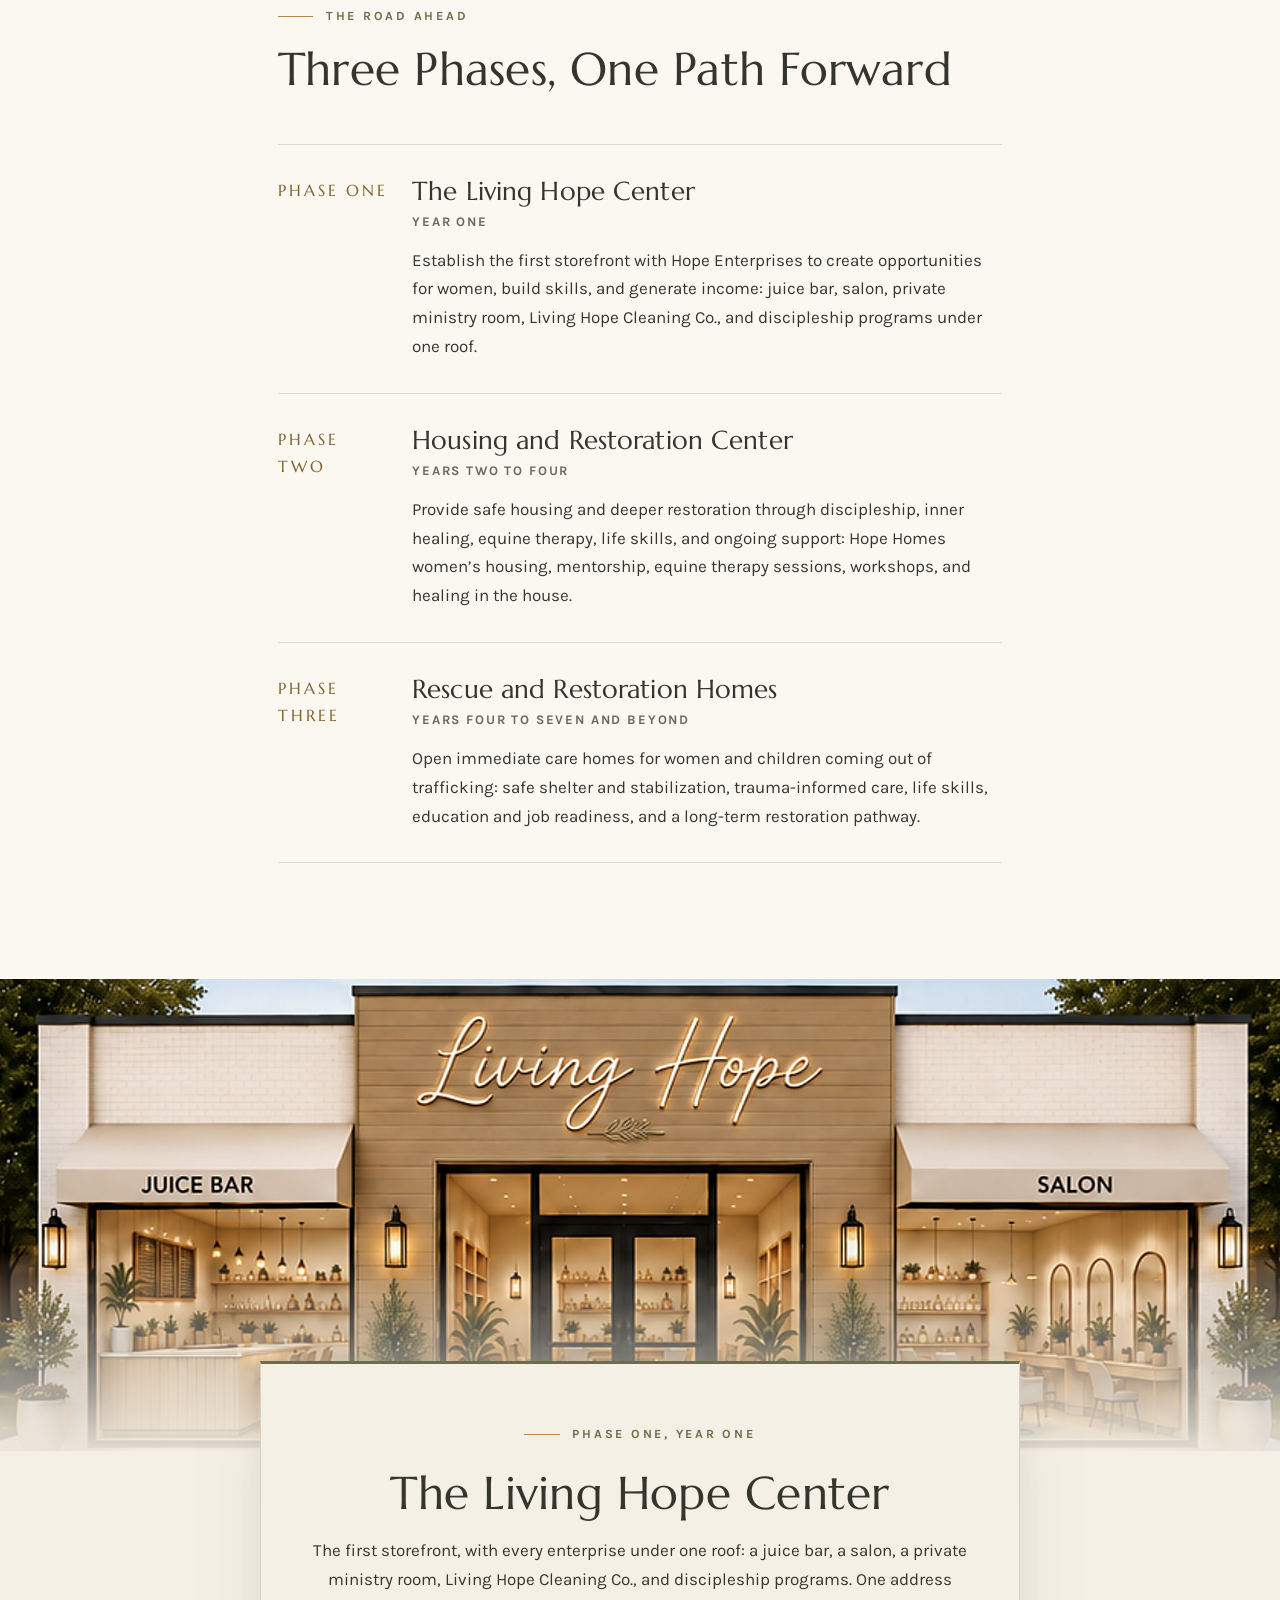
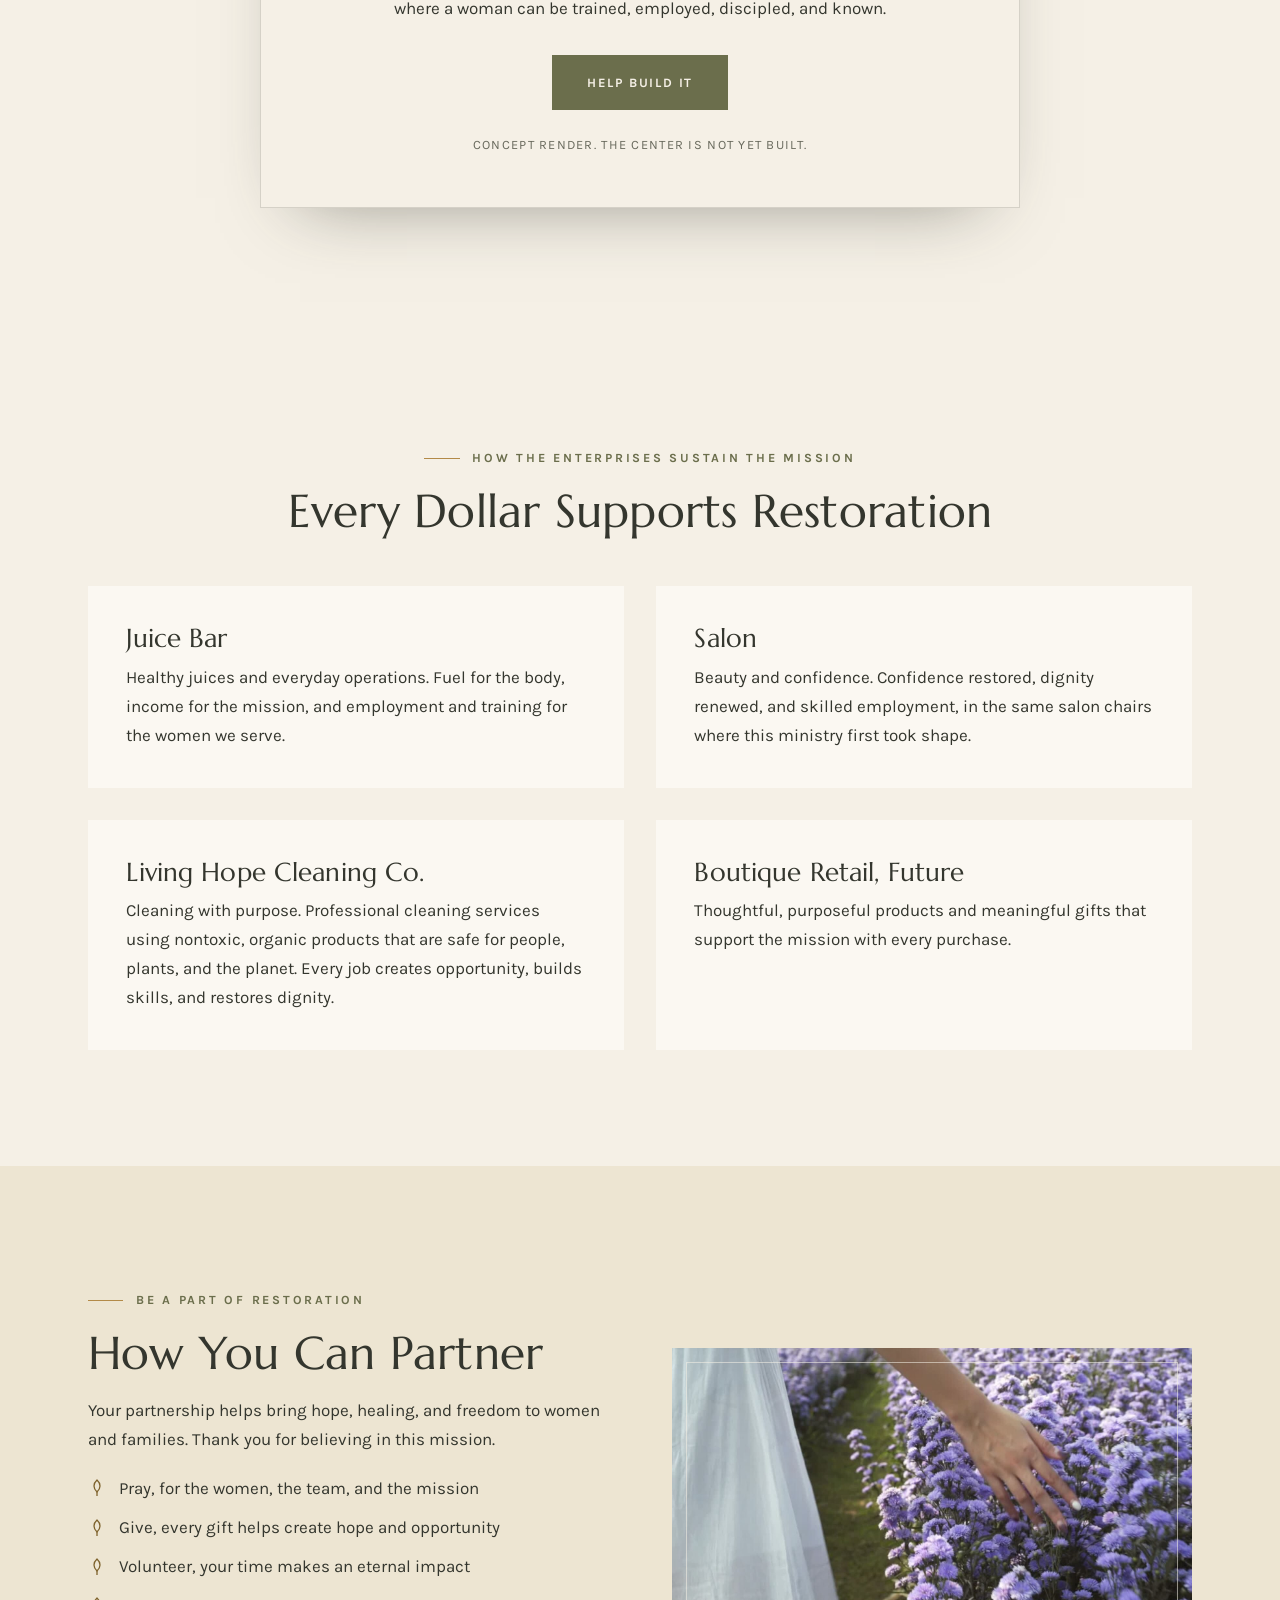
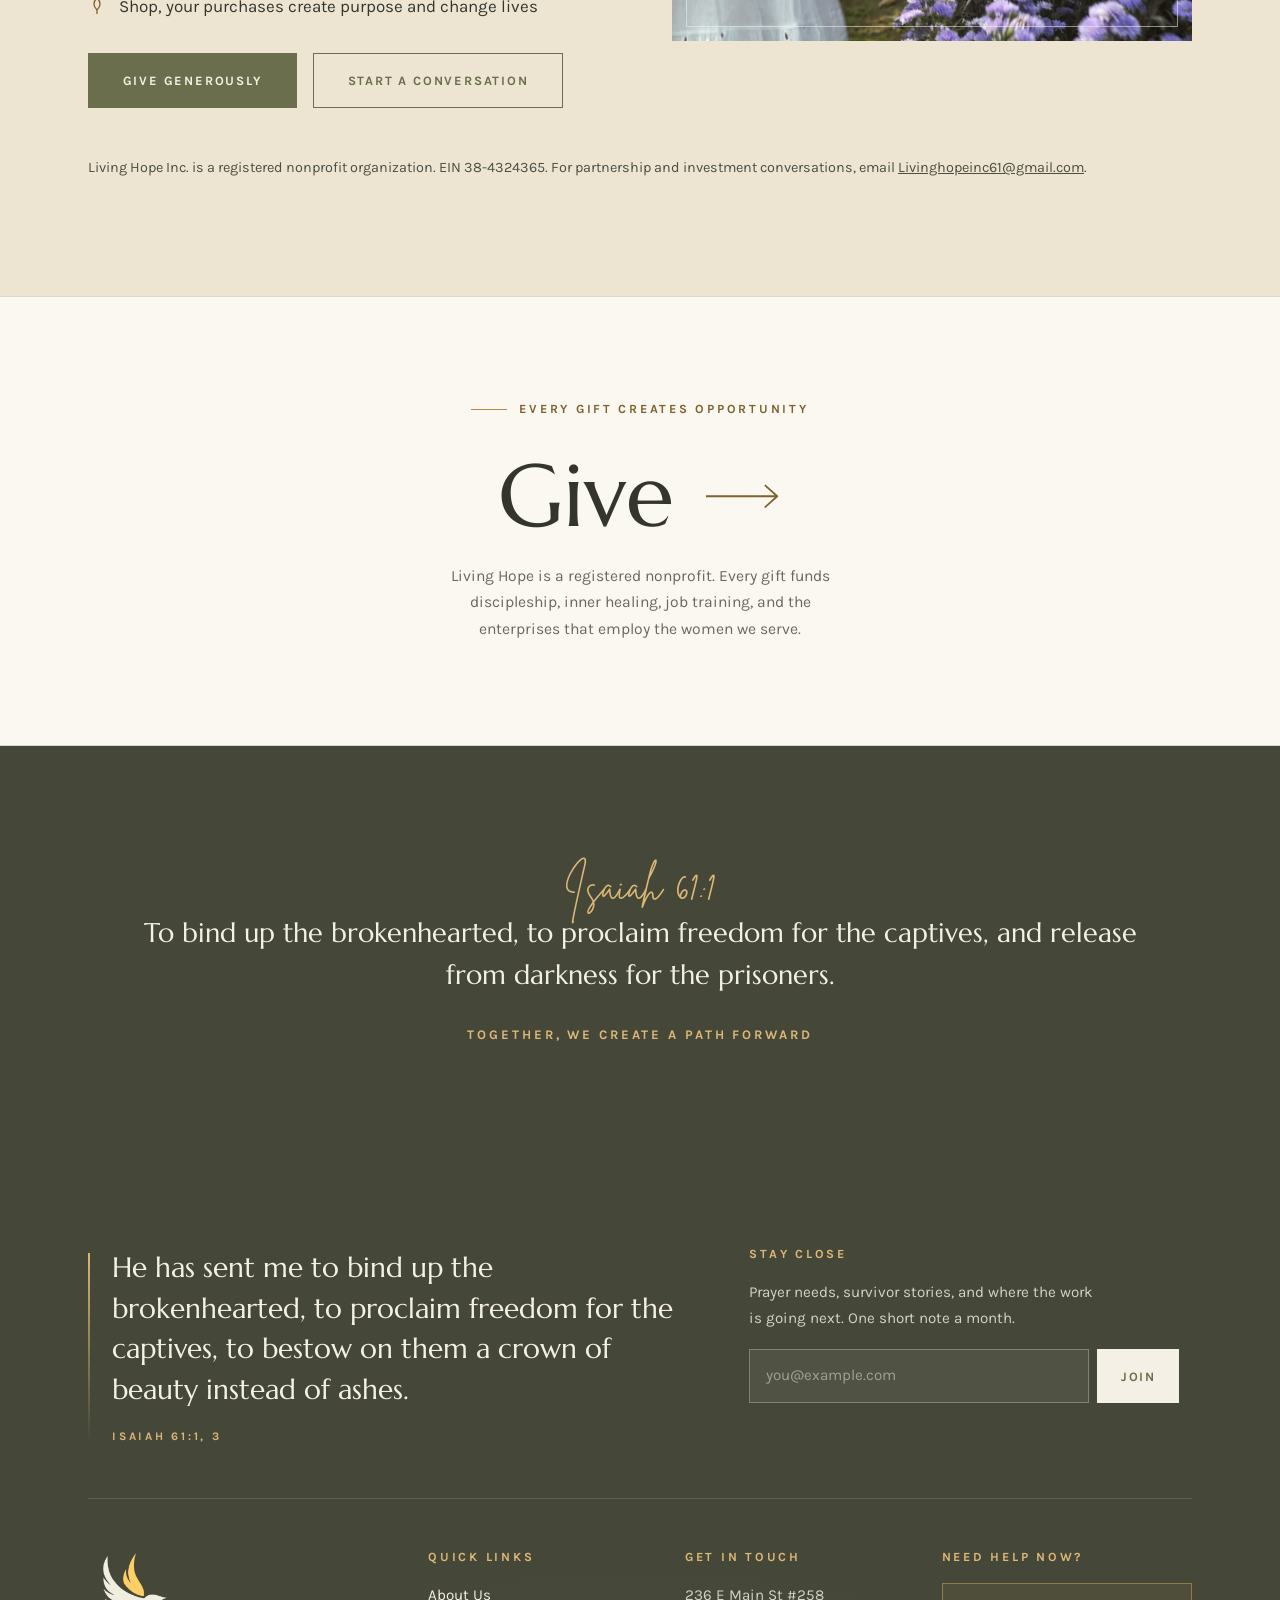
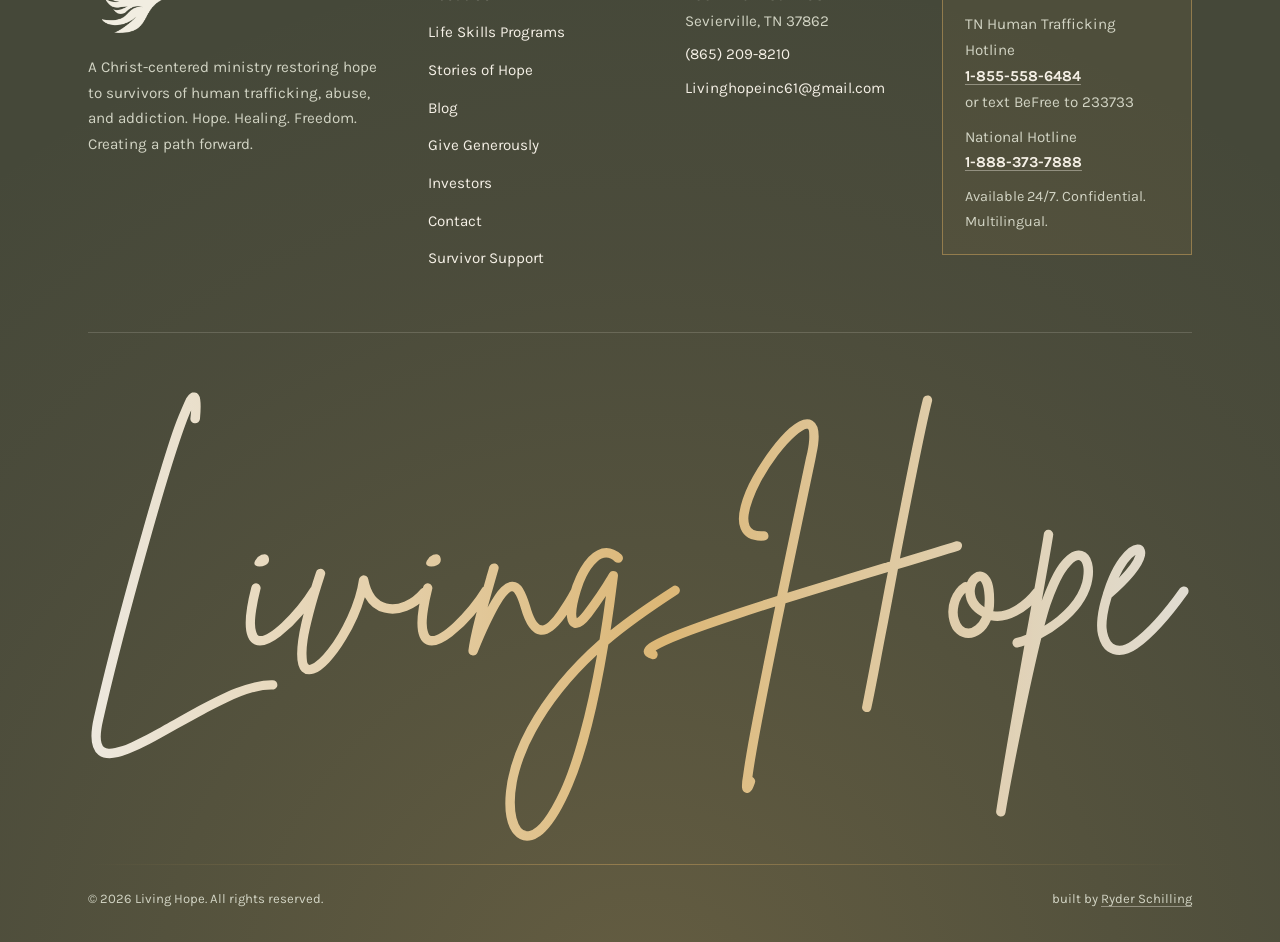
<file: investors.html>
<!DOCTYPE html>
<html lang="en">
<head>
<meta charset="UTF-8">
<meta name="viewport" content="width=device-width, initial-scale=1">
<title>Invest in Restoration | Living Hope</title>
<meta name="description" content="The Living Hope master plan: a self-sustaining ministry of juice bar, salon, and cleaning enterprises funding housing and restoration for survivors.">
<link rel="canonical" href="https://livinghope61.com/investors.html">
<meta property="og:type" content="website">
<meta property="og:site_name" content="Living Hope">
<meta property="og:title" content="Invest in Restoration | Living Hope">
<meta property="og:description" content="The Living Hope master plan: a self-sustaining ministry of juice bar, salon, and cleaning enterprises funding housing and restoration for survivors.">
<meta property="og:url" content="https://livinghope61.com/investors.html">
<meta property="og:image" content="https://livinghope61.com/assets/img/lh-logo-full.png">
<meta name="twitter:card" content="summary_large_image">
<link rel="icon" type="image/png" sizes="32x32" href="/favicon-32.png">
<link rel="icon" type="image/png" sizes="16x16" href="/favicon-16.png">
<link rel="apple-touch-icon" href="/apple-touch-icon.png">
<link rel="preload" href="/assets/fonts/marcellus-latin-400-normal.woff2" as="font" type="font/woff2" crossorigin>
<link rel="preload" href="/assets/fonts/karla-latin-400-normal.woff2" as="font" type="font/woff2" crossorigin>
<link rel="stylesheet" href="/css/styles.css">
<script type="application/ld+json">
{
  "@context": "https://schema.org",
  "@type": "NonprofitOrganization",
  "name": "Living Hope",
  "alternateName": "Living Hope Isaiah 61",
  "url": "https://livinghope61.com/",
  "logo": "https://livinghope61.com/assets/img/lh-logo-full.png",
  "email": "Livinghopeinc61@gmail.com",
  "telephone": "+18652098210",
  "description": "A Christ-centered ministry restoring hope to survivors of human trafficking, abuse, and addiction in East Tennessee.",
  "address": {
    "@type": "PostalAddress",
    "streetAddress": "236 E Main St #258",
    "addressLocality": "Sevierville",
    "addressRegion": "TN",
    "postalCode": "37862",
    "addressCountry": "US"
  },
  "areaServed": "Tennessee",
  "nonprofitStatus": "Nonprofit"
}
</script>

</head>
<body>
<a class="skip-link" href="#main">Skip to main content</a>
<header class="site-header">
  <div class="container header-inner">
    <a class="brand" href="/" aria-label="Living Hope, home">
      <img class="brand-dove brand-dove--light" src="/assets/img/lh-dove-ivory.png" alt="" width="40" height="40" decoding="async">
      <img class="brand-dove brand-dove--dark" src="/assets/img/lh-dove-olive.png" alt="" width="40" height="40" decoding="async">
      <span class="brand-text"><span class="brand-name">Living Hope</span><span class="brand-tag">Isaiah 61</span></span>
    </a>
    <nav id="primary-nav" class="primary-nav" aria-label="Primary">
      <ul>
        <li><a href="/about.html">About</a></li>
        <li><a href="/programs.html">Programs</a></li>
        <li><a href="/stories.html">Stories</a></li>
        <li><a href="/blog.html">Blog</a></li>
        <li><a href="/investors.html" aria-current="page">Investors</a></li>
        <li><a href="/connect.html">Contact</a></li>
        <li><a href="/survivor-form.html">Survivor Support</a></li>
        <li class="nav-give-mobile"><a href="/give.html">Give Generously</a></li>
      </ul>
    </nav>
    <div class="header-actions">
      <button class="quick-exit" type="button" title="Leave this website quickly. Opens a weather search and removes this page from your Back button.">Quick Exit</button>
      <a class="btn btn--nav" href="/give.html">Give</a>
    </div>
    <button class="nav-toggle" type="button" aria-expanded="false" aria-controls="primary-nav">
      <span></span><span></span><span></span>
      <span class="visually-hidden">Menu</span>
    </button>
  </div>
</header>
<main id="main" tabindex="-1">
<section class="hero hero--short">
  <div class="hero__media" style="background-image:url([data-uri]);"><img src="/assets/img/cross-sunrise.jpg" alt="Hands lifting a wooden cross against a sunrise sky" fetchpriority="high" style="object-position:center 30%" decoding="async"></div>
  <div class="hero__scrim" aria-hidden="true"></div>
  <div class="hero__content">
    <div class="container">
      <p class="script">Invest in restoration</p>
      <h1>The Living Hope Master Plan</h1>
      <p class="lead">Every purchase has a purpose. Every service creates opportunity. Every interaction points toward hope.</p>
    </div>
  </div>
  <div class="hero__cue" aria-hidden="true">
    <span>Scroll</span>
    <span class="hero__cue-line"></span>
  </div>
</section>

<section aria-labelledby="inv-intro-h">
  <div class="container container--narrow">
    <p class="eyebrow">Our Heart, Our Calling</p>
    <h2 id="inv-intro-h">Mission-Driven, Self-Sustaining</h2>
    <div class="prose mt-4">
      <p>Living Hope exists to restore women coming out of human trafficking, abuse, and addiction through the love of Jesus Christ. We provide discipleship, inner healing, equine therapy, job training, life skills, and meaningful employment so that every woman can walk in freedom, dignity, and purpose.</p>
      <p>The vision is a Christ-centered ministry that sustains itself through mission-driven enterprises: a juice bar, a salon, and Living Hope Cleaning Co., each one creating everyday income for the ministry and meaningful employment for the women it serves.</p>
    </div>
  </div>
</section>

<section class="band-surface" aria-labelledby="phases-h">
  <div class="container container--narrow">
    <p class="eyebrow">The Road Ahead</p>
    <h2 id="phases-h">Three Phases, One Path Forward</h2>
    <div class="mt-6">
      <div class="phase" data-reveal>
        <span class="phase-num">Phase One</span>
        <div>
          <h3>The Living Hope Center</h3>
          <span class="phase-when">Year One</span>
          <p>Establish the first storefront with Hope Enterprises to create opportunities for women, build skills, and generate income: juice bar, salon, private ministry room, Living Hope Cleaning Co., and discipleship programs under one roof.</p>
        </div>
      </div>
      <div class="phase" data-reveal>
        <span class="phase-num">Phase Two</span>
        <div>
          <h3>Housing and Restoration Center</h3>
          <span class="phase-when">Years Two to Four</span>
          <p>Provide safe housing and deeper restoration through discipleship, inner healing, equine therapy, life skills, and ongoing support: Hope Homes women&rsquo;s housing, mentorship, equine therapy sessions, workshops, and healing in the house.</p>
        </div>
      </div>
      <div class="phase" data-reveal>
        <span class="phase-num">Phase Three</span>
        <div>
          <h3>Rescue and Restoration Homes</h3>
          <span class="phase-when">Years Four to Seven and Beyond</span>
          <p>Open immediate care homes for women and children coming out of trafficking: safe shelter and stabilization, trauma-informed care, life skills, education and job readiness, and a long-term restoration pathway.</p>
        </div>
      </div>
    </div>
  </div>
</section>

<section class="center-reveal" aria-labelledby="center-h">
  <div class="center-reveal__media" data-reveal>
    <img src="/assets/img/lh-center-render.jpg" alt="Concept render of the Living Hope Center storefront" loading="lazy" width="2376" height="876" decoding="async">
  </div>
  <div class="center-reveal__card" data-reveal>
    <p class="eyebrow">Phase One, Year One</p>
    <h2 id="center-h">The Living Hope Center</h2>
    <p class="mt-2">The first storefront, with every enterprise under one roof: a juice bar, a salon, a private ministry room, Living Hope Cleaning Co., and discipleship programs. One address where a woman can be trained, employed, discipled, and known.</p>
    <div class="center-reveal__actions">
      <a class="btn" href="/give.html">Help Build It</a>
    </div>
    <p class="center-reveal__note">Concept render. The Center is not yet built.</p>
  </div>
</section>

<section aria-labelledby="enterprises-h">
  <div class="container">
    <div class="center">
      <p class="eyebrow">How the Enterprises Sustain the Mission</p>
      <h2 id="enterprises-h">Every Dollar Supports Restoration</h2>
    </div>
    <div class="grid-2 mt-6">
      <div class="panel" data-reveal>
        <h3>Juice Bar</h3>
        <p>Healthy juices and everyday operations. Fuel for the body, income for the mission, and employment and training for the women we serve.</p>
      </div>
      <div class="panel" data-reveal>
        <h3>Salon</h3>
        <p>Beauty and confidence. Confidence restored, dignity renewed, and skilled employment, in the same salon chairs where this ministry first took shape.</p>
      </div>
      <div class="panel" data-reveal>
        <h3>Living Hope Cleaning Co.</h3>
        <p>Cleaning with purpose. Professional cleaning services using nontoxic, organic products that are safe for people, plants, and the planet. Every job creates opportunity, builds skills, and restores dignity.</p>
      </div>
      <div class="panel" data-reveal>
        <h3>Boutique Retail, Future</h3>
        <p>Thoughtful, purposeful products and meaningful gifts that support the mission with every purchase.</p>
      </div>
    </div>
  </div>
</section>

<section class="band-sand" aria-labelledby="partner-h">
  <div class="container">
    <div class="split">
      <div data-reveal>
        <p class="eyebrow">Be a Part of Restoration</p>
        <h2 id="partner-h">How You Can Partner</h2>
        <p class="mt-2">Your partnership helps bring hope, healing, and freedom to women and families. Thank you for believing in this mission.</p>
        <ul class="check-list">
<li><svg viewBox="0 0 18 18" aria-hidden="true" focusable="false" fill="none" xmlns="http://www.w3.org/2000/svg"><path d="M9 1c-2 1.8-3 3.7-3 6s1 4.2 3 6c2-1.8 3-3.7 3-6s-1-4.2-3-6Z" stroke="currentColor" stroke-width="1.3"/><path d="M9 13v4" stroke="currentColor" stroke-width="1.3"/></svg><span>Pray, for the women, the team, and the mission</span></li>
<li><svg viewBox="0 0 18 18" aria-hidden="true" focusable="false" fill="none" xmlns="http://www.w3.org/2000/svg"><path d="M9 1c-2 1.8-3 3.7-3 6s1 4.2 3 6c2-1.8 3-3.7 3-6s-1-4.2-3-6Z" stroke="currentColor" stroke-width="1.3"/><path d="M9 13v4" stroke="currentColor" stroke-width="1.3"/></svg><span>Give, every gift helps create hope and opportunity</span></li>
<li><svg viewBox="0 0 18 18" aria-hidden="true" focusable="false" fill="none" xmlns="http://www.w3.org/2000/svg"><path d="M9 1c-2 1.8-3 3.7-3 6s1 4.2 3 6c2-1.8 3-3.7 3-6s-1-4.2-3-6Z" stroke="currentColor" stroke-width="1.3"/><path d="M9 13v4" stroke="currentColor" stroke-width="1.3"/></svg><span>Volunteer, your time makes an eternal impact</span></li>
<li><svg viewBox="0 0 18 18" aria-hidden="true" focusable="false" fill="none" xmlns="http://www.w3.org/2000/svg"><path d="M9 1c-2 1.8-3 3.7-3 6s1 4.2 3 6c2-1.8 3-3.7 3-6s-1-4.2-3-6Z" stroke="currentColor" stroke-width="1.3"/><path d="M9 13v4" stroke="currentColor" stroke-width="1.3"/></svg><span>Shop, your purchases create purpose and change lives</span></li>
</ul>
        <div class="hero__actions mt-6" style="margin-top:2rem">
          <a class="btn" href="/give.html">Give Generously</a>
          <button class="btn btn--ghost" type="button" data-open-dialog="partner-dialog">Start a Conversation</button>
        </div>
      </div>
      <div class="figure-frame" style="background-image:url([data-uri]);" data-reveal><img src="/assets/img/lavender-hand.jpg" alt="A hand gently brushing across a field of lavender" loading="lazy" width="1280" height="720" decoding="async">
      </div>
    </div>
    <p class="small mt-6" style="color:var(--ink-2)">Living Hope Inc. is a registered nonprofit organization. EIN 38-4324365. For partnership and investment conversations, email <a href="mailto:Livinghopeinc61@gmail.com">Livinghopeinc61@gmail.com</a>.</p>
  </div>
</section>

<section class="give-band">
  <a class="give-band__link" href="/give.html">
    <span class="give-band__inner">
      <span class="eyebrow give-band__eyebrow">Every gift creates opportunity</span>
      <span class="give-band__word">
        Give
        <svg class="give-band__arrow" viewBox="0 0 64 24" fill="none" aria-hidden="true" focusable="false">
          <path d="M0 12h60M50 3l10 9-10 9" stroke="currentColor" stroke-width="1.5" stroke-linecap="round" stroke-linejoin="round"/>
        </svg>
      </span>
      <span class="give-band__note">Living Hope is a registered nonprofit. Every gift funds discipleship, inner healing, job training, and the enterprises that employ the women we serve.</span>
    </span>
  </a>
</section>

<section class="band-dark center" aria-label="Scripture">
  <div class="container">
    <p class="script" data-reveal>Isaiah 61:1</p>
    <blockquote data-reveal>
      <p>To bind up the brokenhearted, to proclaim freedom for the captives, and release from darkness for the prisoners.</p>
      <cite>Together, we create a path forward</cite>
    </blockquote>
  </div>
</section>

<dialog class="lh-dialog" id="partner-dialog" aria-labelledby="pd-h">
  <div class="lh-dialog__panel">
    <button class="lh-dialog__close" type="button" data-close-dialog aria-label="Close">
      <svg viewBox="0 0 24 24" fill="none" aria-hidden="true" focusable="false">
        <path d="M5 5l14 14M19 5L5 19" stroke="currentColor" stroke-width="1.6" stroke-linecap="round"/>
      </svg>
    </button>
    <p class="eyebrow">Partnership and investment</p>
    <h2 id="pd-h">Start a Conversation</h2>
    <p>Tell us a little about how you would like to come alongside this mission. Jessie reads every one of these.</p>
    <form data-form data-kind="partnership" data-thanks="Thank you. Your note is with Living Hope and Jessie will be in touch.">
      <div class="hp" aria-hidden="true"><label for="hp-partner">Company</label><input id="hp-partner" name="company" type="text" tabindex="-1" autocomplete="off"></div>
      <div class="form-row">
        <div>
          <label for="pd-name">Name</label>
          <input id="pd-name" name="Name" type="text" autocomplete="name" required>
        </div>
        <div>
          <label for="pd-email">Email</label>
          <input id="pd-email" name="Email" type="email" autocomplete="email" required>
        </div>
      </div>
      <div>
        <label for="pd-how">How would you like to partner?</label>
        <textarea id="pd-how" name="How they would like to partner" rows="4"></textarea>
      </div>
      <button class="btn" type="submit">Send</button>
      <p class="form-status" role="status"></p>
    </form>
  </div>
</dialog>

</main>
<footer class="site-footer">
  <div class="footer__dawn" aria-hidden="true">
    <span class="footer__glow"></span>
    <span class="footer__horizon"></span>
  </div>
  <div class="container">

    <div class="footer-lede">
      <blockquote class="footer-verse">
        <p>He has sent me to bind up the brokenhearted, to proclaim freedom for the captives, to bestow on them a crown of beauty instead of ashes.</p>
        <cite>Isaiah 61:1, 3</cite>
      </blockquote>

      <div class="footer-signup">
        <h2>Stay Close</h2>
        <p>Prayer needs, survivor stories, and where the work is going next. One short note a month.</p>
        <form class="signup" data-form data-kind="newsletter" data-thanks="Thank you. You are on the list.">
          <div class="hp" aria-hidden="true"><label for="hp-news">Company</label><input id="hp-news" name="company" type="text" tabindex="-1" autocomplete="off"></div>
          <label class="visually-hidden" for="signup-email">Email address</label>
          <div class="signup__row">
            <input id="signup-email" name="Email" type="email" required autocomplete="email" placeholder="you@example.com">
            <button class="btn btn--light" type="submit">Join</button>
          </div>
          <p class="form-status" role="status"></p>
        </form>
      </div>
    </div>

    <div class="footer-grid">
      <div class="footer-brand">
        <img src="/assets/img/lh-dove-ivory.png" alt="Living Hope" width="86" height="86" decoding="async">
        <p>A Christ-centered ministry restoring hope to survivors of human trafficking, abuse, and addiction. Hope. Healing. Freedom. Creating a path forward.</p>
      </div>
      <nav aria-label="Footer">
        <h2>Quick Links</h2>
        <ul class="footer-links">
          <li><a href="/about.html"><span>About Us</span></a></li>
          <li><a href="/programs.html"><span>Life Skills Programs</span></a></li>
          <li><a href="/stories.html"><span>Stories of Hope</span></a></li>
          <li><a href="/blog.html"><span>Blog</span></a></li>
          <li><a href="/give.html"><span>Give Generously</span></a></li>
          <li><a href="/investors.html"><span>Investors</span></a></li>
          <li><a href="/connect.html"><span>Contact</span></a></li>
          <li><a href="/survivor-form.html"><span>Survivor Support</span></a></li>
        </ul>
      </nav>
      <div class="footer-contact">
        <h2>Get in Touch</h2>
        <address>
          <p>236 E Main St #258<br>Sevierville, TN 37862</p>
          <p><a href="tel:+18652098210">(865) 209-8210</a></p>
          <p><a href="mailto:Livinghopeinc61@gmail.com" class="footer-email">Livinghopeinc61@<wbr>gmail.com</a></p>
        </address>
      </div>
      <div class="footer-help">
        <h2>Need Help Now?</h2>
        <div class="hotline-box">
          <p>TN Human Trafficking Hotline<br><a href="tel:18555586484">1-855-558-6484</a><br>or text BeFree to 233733</p>
          <p>National Hotline<br><a href="tel:18883737888">1-888-373-7888</a></p>
          <p class="small">Available 24/7. Confidential. Multilingual.</p>
        </div>
      </div>
    </div>

    <div class="footer-signoff">
      <div class="footer-wordmark-clip">
<svg class="fw" viewBox="36.0 -1032.7 4506.2 1857.7" aria-hidden="true" focusable="false"><defs><linearGradient id="fwGrad" x1="0" y1="0" x2="1" y2="0"><stop offset="0" stop-color="#F5F0E6" stop-opacity=".95"/><stop offset=".52" stop-color="#DCB776"/><stop offset="1" stop-color="#F5F0E6" stop-opacity=".88"/></linearGradient><mask id="fwInk" maskUnits="userSpaceOnUse" x="-84" y="-1153" width="4746" height="2098"><g class="fw-pen" fill="none" stroke="#fff" stroke-width="84" stroke-linecap="round" stroke-linejoin="round"><path d="M466.8 -988.9 L465.4 -969.1 L474.7 -961.1 L473.4 -914.7" style="--l:79;--d:0.01s;--t:0.00s"/><path d="M465.4 -969.1 L438.9 -955.8 L411.1 -886.9 L370.0 -765.0 L301.1 -537.1 L196.4 -163.5 L115.5 150.6 L70.5 348.0 L67.8 379.8 L70.5 410.3 L83.7 439.4 L101.0 450.0 L134.1 452.7 L177.8 443.4 L221.6 426.2 L275.9 399.7 L489.3 280.4 L613.9 218.1 L662.9 198.3 L717.2 182.4 L783.5 173.1" style="--l:2246;--d:0.42s;--t:0.03s"/><path d="M986.3 -281.4 L981.0 -272.1 L962.4 -209.8 L931.9 -143.6 L922.7 -137.0 L900.1 -129.0 L841.8 -66.7 L807.4 -37.6 L779.5 -19.0 L757.0 -9.8 L735.8 -7.1 L715.9 -13.7 L705.3 -29.6 L698.7 -57.5 L700.0 -121.1 L719.9 -220.4" style="--l:627;--d:0.12s;--t:0.56s"/><path d="M928.0 -139.6 L934.6 -135.6 L934.6 -126.4 L909.4 8.8 L909.4 72.4 L914.7 94.9 L924.0 106.8 L939.9 110.8 L961.1 105.5 L995.6 80.3 L1022.1 51.2 L1079.1 -32.3 L1124.1 -123.7 L1148.0 -196.6 L1161.2 -207.2 L1161.2 -250.9" style="--l:717;--d:0.13s;--t:0.70s"/><path d="M1161.2 -207.2 L1178.5 -196.6 L1191.7 -176.7 L1215.6 -154.2 L1232.8 -144.9 L1255.3 -138.3 L1292.4 -137.0 L1320.3 -142.3 L1353.4 -156.8 L1370.6 -168.8 L1403.8 -178.0 L1406.4 -175.4 L1406.4 -164.8 L1398.5 -87.9 L1402.4 -41.6 L1411.7 -19.0 L1418.4 -12.4 L1436.9 -7.1 L1458.1 -9.8 L1487.3 -23.0 L1531.0 -56.1 L1574.7 -98.5 L1606.6 -135.6 L1641.0 -150.2 L1647.6 -174.1 L1666.2 -212.5 L1691.4 -298.6" style="--l:881;--d:0.17s;--t:0.85s"/><path d="M1641.0 -150.2 L1645.0 -144.9 L1645.0 -126.4 L1651.6 -117.1 L1682.1 -131.7 L1709.9 -179.4 L1744.4 -219.1 L1764.3 -225.7 L1780.2 -223.1 L1792.1 -212.5 L1804.0 -190.0 L1830.5 -111.8 L1853.1 -69.4 L1869.0 -54.8 L1887.5 -50.8 L1908.7 -54.8 L1927.3 -66.7 L1947.2 -86.6 L1976.3 -125.0 L2001.5 -137.0 L2043.9 -260.2 L2075.7 -315.8 L2102.2 -345.0 L2123.4 -358.2 L2155.2 -363.5 L2177.8 -358.2 L2199.0 -343.7" style="--l:916;--d:0.17s;--t:1.04s"/><path d="M2001.5 -137.0 L2008.1 -129.0 L2009.5 -103.8 L2014.8 -85.3 L2028.0 -80.0 L2047.9 -86.6 L2071.7 -111.8 L2131.4 -196.6 L2136.7 -201.9 L2161.9 -212.5 L2180.4 -270.8" style="--l:324;--d:0.06s;--t:1.23s"/><path d="M2161.9 -212.5 L2168.5 -205.9 L2168.5 -199.2 L2151.3 -70.7 L2148.6 -31.0 L2152.6 -27.0 L2184.4 -36.3 L2299.7 -123.7 L2429.6 -211.2 L2433.6 -211.2" style="--l:530;--d:0.10s;--t:1.31s"/><path d="M2152.6 -27.0 L2142.0 -8.4 L2140.7 4.8 L2128.7 27.3 L2132.7 34.0 L2130.1 69.7 L2106.2 193.0 L2069.1 350.6 L2036.0 467.2 L2010.8 540.1 L1972.3 630.2 L1944.5 683.2 L1907.4 738.9 L1869.0 776.0 L1847.8 786.6 L1823.9 789.2 L1802.7 783.9 L1785.5 768.0 L1766.9 729.6 L1757.6 672.6 L1761.6 595.8 L1774.9 528.2 L1812.0 422.2 L1846.4 353.3 L1879.6 297.6 L1955.1 191.6 L2006.8 130.7 L2082.4 52.5 L2096.9 39.3 L2127.4 30.0" style="--l:1831;--d:0.34s;--t:1.43s"/><path d="M1652.9 -117.1 L1647.6 -94.6 L1618.5 -12.4 L1607.9 34.0" style="--l:158;--d:0.03s;--t:1.79s"/><path d="M1647.6 -123.7 L1666.2 -143.6" style="--l:27;--d:0.01s;--t:1.84s"/><path d="M1403.8 -178.0 L1418.4 -207.2 L1421.0 -220.4" style="--l:46;--d:0.01s;--t:1.87s"/><path d="M730.5 -323.8 L742.4 -329.1 L754.4 -341.0" style="--l:30;--d:0.01s;--t:1.98s"/><path d="M1431.6 -323.8 L1443.5 -329.1 L1455.5 -341.0" style="--l:30;--d:0.01s;--t:2.08s"/><path d="M2788.8 -432.4 L2751.7 -437.7 L2739.7 -443.0 L2722.5 -458.9 L2714.5 -477.5 L2711.9 -513.3 L2717.2 -550.4 L2747.7 -632.5 L2776.8 -686.8 L2812.6 -742.5 L2857.7 -802.1 L2896.1 -844.5 L2926.6 -871.0 L2951.8 -885.6 L2965.0 -888.2 L2983.6 -885.6 L2992.9 -875.0 L2998.2 -837.9 L2994.2 -791.5 L2876.2 -232.4 L2870.9 -180.7 L2865.6 -176.7 L2865.6 -172.7 L2857.7 -164.8 L2823.2 -160.8 L2760.9 -140.9 L2574.1 -78.7 L2430.9 -25.7 L2368.6 2.2 L2340.8 18.1 L2332.8 36.6 L2339.5 49.9" style="--l:1945;--d:0.37s;--t:2.19s"/><path d="M2857.7 -164.8 L2856.4 -126.4 L2795.4 170.4 L2741.1 459.3 L2729.1 533.5 L2726.5 593.1" style="--l:770;--d:0.14s;--t:2.57s"/><path d="M2870.9 -180.7 L2910.7 -187.3 L3280.5 -301.3 L3314.9 -305.2 L3332.2 -322.5 L3366.6 -326.4 L3582.6 -394.0" style="--l:747;--d:0.14s;--t:2.74s"/><path d="M3332.2 -322.5 L3330.8 -337.0 L3334.8 -371.5 L3377.2 -590.1 L3435.5 -877.6 L3454.1 -961.1 L3462.0 -985.0" style="--l:676;--d:0.13s;--t:2.90s"/><path d="M3318.9 -306.6 L3313.6 -250.9 L3214.2 261.9" style="--l:578;--d:0.11s;--t:3.05s"/><path d="M3956.4 -439.1 L3915.3 -203.2 L3902.1 -171.4 L3868.9 -160.8 L3825.2 -129.0 L3793.4 -114.4 L3754.9 -106.5 L3713.9 -107.8 L3707.2 -113.1 L3707.2 -121.1 L3712.5 -126.4 L3713.9 -199.2 L3704.6 -243.0 L3691.3 -262.8 L3678.1 -266.8 L3659.5 -262.8 L3647.6 -250.9 L3639.6 -231.0 L3631.7 -221.8 L3605.2 -215.1 L3591.9 -203.2 L3576.0 -175.4 L3569.4 -154.2 L3565.4 -123.7 L3572.0 -84.0 L3578.7 -68.1 L3593.3 -49.5 L3610.5 -40.2 L3625.1 -37.6 L3642.3 -38.9 L3658.2 -44.2 L3672.8 -54.8 L3688.7 -72.0 L3698.0 -87.9 L3701.9 -109.1 L3705.9 -113.1" style="--l:1094;--d:0.21s;--t:3.25s"/><path d="M3631.7 -221.8 L3635.7 -219.1 L3638.3 -184.7 L3648.9 -159.5 L3679.4 -129.0 L3705.9 -121.1" style="--l:137;--d:0.03s;--t:3.48s"/><path d="M3903.4 -172.7 L3907.4 -168.8 L3907.4 -151.5 L3918.0 -140.9 L3915.3 -115.8 L3910.0 -98.5 L3907.4 -54.8 L3898.1 -41.6 L3891.5 -8.4 L3886.2 0.8 L3879.5 55.2 L3854.3 173.1 L3797.4 475.2 L3761.6 691.2" style="--l:887;--d:0.17s;--t:3.53s"/><path d="M3886.2 0.8 L3878.2 -7.1 L3872.9 -7.1 L3843.7 -3.1 L3829.2 2.2" style="--l:61;--d:0.01s;--t:3.71s"/><path d="M3907.4 -54.8 L3916.6 -45.5 L3953.7 -53.5 L4018.7 -101.2 L4053.1 -135.6 L4082.3 -174.1 L4106.2 -221.8 L4115.4 -257.5 L4116.8 -302.6 L4112.8 -325.1 L4106.2 -339.7 L4096.9 -349.0 L4082.3 -352.9 L4061.1 -350.3 L4053.1 -346.3 L4029.3 -325.1 L4001.5 -286.7 L3971.0 -227.1 L3945.8 -159.5 L3919.3 -142.3" style="--l:711;--d:0.13s;--t:3.74s"/><path d="M4509.1 -208.5 L4424.2 -99.9 L4343.4 -17.7 L4307.6 10.1 L4279.8 26.0 L4249.3 32.6 L4232.1 31.3 L4209.5 23.4 L4193.6 7.5 L4177.7 -29.6 L4173.8 -56.1 L4173.8 -85.3 L4184.4 -154.2 L4197.6 -199.2 L4222.8 -236.3 L4228.1 -241.6 L4258.6 -250.9 L4307.6 -307.9 L4326.2 -342.3 L4328.8 -366.2 L4320.9 -374.1 L4298.3 -370.2 L4263.9 -337.0 L4229.4 -280.1 L4224.1 -253.6 L4225.4 -240.3" style="--l:1050;--d:0.20s;--t:3.98s"/><path d="M4226.8 -245.6 L4244.0 -262.8" style="--l:24;--d:0.00s;--t:4.20s"/></g></mask></defs><path d="M790.0 156Q798.0 156 803.5 161.5Q809.0 167 809.0 175Q809.0 180 806.0 184.5Q803.0 189 798.5 191.5Q794.0 194 789.0 194Q753.0 193 707.5 205.5Q662.0 218 604.0 246.0Q546.0 274 508.0 294.5Q470.0 315 403.0 352Q327.0 395 289.0 415.5Q251.0 436 203.0 455.0Q155.0 474 124.0 474Q97.0 474 79.0 461Q33.0 426 60.0 308Q135.0 -21 268.0 -486Q300.0 -598 326.5 -685.0Q353.0 -772 371.5 -828.5Q390.0 -885 406.0 -923.5Q422.0 -962 430.5 -981.0Q439.0 -1000 448.0 -1009.0Q457.0 -1018 461.0 -1018.5Q465.0 -1019 472.0 -1018Q490.0 -1016 494.0 -990.0Q498.0 -964 493.0 -910Q492.0 -902 486.0 -897.0Q480.0 -892 472.0 -892.5Q464.0 -893 458.5 -899.0Q453.0 -905 454.0 -913Q456.0 -931 457.0 -946Q405.0 -827 297.0 -446Q169.0 5 98.0 317Q76.0 410 102.0 430Q109.0 435 120.0 436.0Q131.0 437 146.5 433.0Q162.0 429 177.0 424.5Q192.0 420 215.0 409.0Q238.0 398 254.0 390.0Q270.0 382 297.5 367.0Q325.0 352 340.0 343.5Q355.0 335 384.0 319Q440.0 287 469.5 271.0Q499.0 255 551.5 228.5Q604.0 202 639.0 188.5Q674.0 175 715.5 165.0Q757.0 155 790.0 156Z M978.0 -201Q950.0 -157 910.5 -109.5Q871.0 -62 821.5 -24.0Q772.0 14 738.0 14Q726.0 14 717.0 10Q650.0 -19 703.0 -225Q705.0 -233 712.0 -237.0Q719.0 -241 726.5 -239.0Q734.0 -237 738.0 -230.0Q742.0 -223 740.0 -216Q728.0 -168 722.5 -131.5Q717.0 -95 717.5 -76.0Q718.0 -57 721.5 -44.5Q725.0 -32 727.5 -29.5Q730.0 -27 732.0 -26Q758.0 -15 826.5 -78.0Q895.0 -141 945.0 -222Q950.0 -228 957.5 -230.0Q965.0 -232 972.0 -228.0Q979.0 -224 980.5 -216.0Q982.0 -208 978.0 -201ZM736.0 -308Q707.0 -310 718.0 -332Q728.0 -350 744.0 -356Q769.0 -364 774.0 -343Q779.0 -323 759.0 -313Q749.0 -308 736.0 -308Z M1425.0 -191Q1387.0 -147 1338.0 -127.5Q1289.0 -108 1245.0 -120Q1194.0 -133 1166.0 -183Q1141.0 -96 1090.0 -12Q1056.0 45 1021.0 82.5Q986.0 120 958.0 129Q948.0 132 939.0 132Q921.0 132 909.0 120Q851.0 61 967.0 -286Q969.0 -293 976.5 -296.5Q984.0 -300 991.5 -297.5Q999.0 -295 1002.5 -288.0Q1006.0 -281 1003.0 -273Q974.0 -185 956.0 -115.5Q938.0 -46 932.5 -9.5Q927.0 27 928.0 52.0Q929.0 77 931.0 83.5Q933.0 90 936.0 92Q939.0 95 946.0 92Q974.0 83 1016.0 29.0Q1058.0 -25 1095.0 -104.5Q1132.0 -184 1142.0 -255Q1143.0 -262 1148.5 -266.5Q1154.0 -271 1161.0 -272Q1177.0 -272 1180.0 -256Q1196.0 -172 1255.0 -157Q1288.0 -148 1326.5 -164.0Q1365.0 -180 1395.0 -216Q1401.0 -222 1408.5 -222.5Q1416.0 -223 1422.5 -218.0Q1429.0 -213 1429.5 -205.0Q1430.0 -197 1425.0 -191Z M1679.0 -201Q1651.0 -157 1611.5 -109.5Q1572.0 -62 1522.5 -24.0Q1473.0 14 1439.0 14Q1427.0 14 1418.0 10Q1351.0 -19 1404.0 -225Q1406.0 -233 1413.0 -237.0Q1420.0 -241 1427.5 -239.0Q1435.0 -237 1439.0 -230.0Q1443.0 -223 1441.0 -216Q1429.0 -168 1423.5 -131.5Q1418.0 -95 1418.5 -76.0Q1419.0 -57 1422.5 -44.5Q1426.0 -32 1428.5 -29.5Q1431.0 -27 1433.0 -26Q1459.0 -15 1527.5 -78.0Q1596.0 -141 1646.0 -222Q1651.0 -228 1658.5 -230.0Q1666.0 -232 1673.0 -228.0Q1680.0 -224 1681.5 -216.0Q1683.0 -208 1679.0 -201ZM1437.0 -308Q1408.0 -310 1419.0 -332Q1429.0 -350 1445.0 -356Q1470.0 -364 1475.0 -343Q1480.0 -323 1460.0 -313Q1450.0 -308 1437.0 -308Z M2043.0 -197Q2009.0 -137 1984.0 -102.0Q1959.0 -67 1933.0 -47.0Q1907.0 -27 1882.0 -30Q1832.0 -36 1803.0 -138Q1782.0 -207 1767.0 -207Q1764.0 -208 1758.5 -204.5Q1753.0 -201 1741.0 -186.5Q1729.0 -172 1714.5 -147.0Q1700.0 -122 1676.5 -73.0Q1653.0 -24 1626.0 43Q1621.0 55 1608.0 55Q1606.0 55 1604.0 54Q1587.0 50 1589.0 33Q1599.0 -49 1664.0 -272Q1671.0 -295 1674.0 -307Q1677.0 -315 1684.0 -318.5Q1691.0 -322 1698.5 -320.0Q1706.0 -318 1710.0 -311.0Q1714.0 -304 1711.0 -296Q1709.0 -289 1701.0 -261Q1679.0 -184 1667.0 -141Q1699.0 -201 1723.0 -224.0Q1747.0 -247 1769.0 -246Q1795.0 -245 1810.5 -219.0Q1826.0 -193 1840.0 -148Q1862.0 -71 1887.0 -68Q1899.0 -66 1916.5 -81.5Q1934.0 -97 1954.0 -126.5Q1974.0 -156 1984.5 -173.0Q1995.0 -190 2009.0 -216Q2013.0 -223 2021.0 -225.0Q2029.0 -227 2036.0 -223.0Q2043.0 -219 2045.0 -211.5Q2047.0 -204 2043.0 -197Z M2443.0 -195Q2263.0 -78 2160.0 10Q2097.0 390 2013.0 588.0Q1929.0 786 1849.0 808Q1838.0 811 1828.0 811Q1796.0 811 1773.0 783Q1730.0 729 1742.0 610Q1756.0 482 1829.0 348Q1936.0 155 2124.0 -10Q2138.0 -95 2150.0 -188Q2118.0 -140 2091.0 -104Q2049.0 -49 2019.0 -58Q1995.0 -65 1991.0 -102Q1988.0 -137 2001.5 -192.5Q2015.0 -248 2046.0 -302.0Q2077.0 -356 2114.0 -374Q2165.0 -400 2213.0 -357Q2219.0 -351 2219.5 -343.5Q2220.0 -336 2214.5 -330.0Q2209.0 -324 2201.0 -323.5Q2193.0 -323 2187.0 -328Q2151.0 -361 2114.0 -328Q2072.0 -290 2047.0 -207.5Q2022.0 -125 2031.0 -97Q2042.0 -104 2060.0 -127Q2124.0 -211 2163.0 -280Q2171.0 -293 2186.0 -288.5Q2201.0 -284 2199.0 -268Q2185.0 -153 2169.0 -48Q2262.0 -124 2422.0 -227Q2429.0 -232 2436.5 -230.0Q2444.0 -228 2448.5 -221.5Q2453.0 -215 2451.5 -207.0Q2450.0 -199 2443.0 -195ZM1838.0 771Q1865.0 764 1896.5 723.0Q1928.0 682 1965.0 603.0Q2002.0 524 2041.5 381.0Q2081.0 238 2114.0 52Q1956.0 198 1863.0 367Q1833.0 421 1813.5 475.0Q1794.0 529 1786.0 573.0Q1778.0 617 1778.0 654.5Q1778.0 692 1785.0 718.0Q1792.0 744 1803.0 759Q1818.0 777 1838.0 771Z M3603.0 -399Q3604.0 -393 3603.0 -388.5Q3602.0 -384 3599.0 -380.0Q3596.0 -376 3591.0 -374Q3524.0 -353 3342.0 -298Q3328.0 -221 3302.0 -84Q3281.0 23 3271.5 75.0Q3262.0 127 3250.5 186.0Q3239.0 245 3233.0 271Q3230.0 286 3214.0 286Q3212.0 286 3210.0 286Q3203.0 284 3198.5 277.5Q3194.0 271 3196.0 263Q3207.0 207 3264.0 -91Q3288.0 -221 3301.0 -286Q3300.0 -286 3299.5 -285.5Q3299.0 -285 3298.0 -285Q3024.0 -202 2883.0 -158Q2767.0 405 2748.0 551Q2754.0 554 2757.5 561.0Q2761.0 568 2758.0 575Q2753.0 589 2750.0 596.0Q2747.0 603 2741.0 609.5Q2735.0 616 2728.0 616Q2725.0 616 2721.0 615Q2707.0 612 2705.5 594.0Q2704.0 576 2710.0 544Q2716.0 498 2731.0 413Q2758.0 266 2811.0 3Q2825.0 -67 2841.0 -145Q2754.0 -117 2685.0 -94Q2412.0 -4 2353.0 35Q2363.0 42 2361.0 54Q2358.0 70 2342.0 70Q2340.0 70 2338.0 69Q2306.0 63 2304.0 40Q2304.0 24 2325.0 7.5Q2346.0 -9 2410.0 -36Q2494.0 -71 2651.0 -124Q2737.0 -152 2849.0 -188Q2900.0 -435 2967.0 -753L2972.0 -773Q2980.0 -811 2980.0 -835.5Q2980.0 -860 2978.0 -864.5Q2976.0 -869 2974.0 -870.0Q2972.0 -871 2967.5 -870.0Q2963.0 -869 2951.0 -862.0Q2939.0 -855 2925.0 -843Q2890.0 -813 2851.5 -762.0Q2813.0 -711 2783.0 -656Q2762.0 -616 2749.0 -581.0Q2736.0 -546 2732.5 -519.5Q2729.0 -493 2736.0 -476Q2747.0 -449 2793.0 -452Q2801.0 -453 2807.0 -447.5Q2813.0 -442 2813.5 -434.0Q2814.0 -426 2809.0 -420.0Q2804.0 -414 2796.0 -414Q2722.0 -409 2700.0 -462Q2685.0 -497 2700.5 -556.5Q2716.0 -616 2749.5 -675.0Q2783.0 -734 2823.5 -787.5Q2864.0 -841 2899.0 -872Q2959.0 -924 2993.0 -903Q3034.0 -879 3009.0 -766L3005.0 -745Q2941.0 -440 2891.0 -201Q3027.0 -243 3287.0 -322Q3290.0 -323 3294.0 -324.0Q3298.0 -325 3302.0 -326.5Q3306.0 -328 3309.0 -328Q3411.0 -863 3444.0 -992Q3446.0 -1000 3453.0 -1004.0Q3460.0 -1008 3467.5 -1006.0Q3475.0 -1004 3479.0 -997.0Q3483.0 -990 3481.0 -983Q3449.0 -857 3350.0 -341Q3514.0 -390 3579.0 -411Q3586.0 -413 3593.5 -409.5Q3601.0 -406 3603.0 -399Z M3926.0 -191Q3885.0 -138 3828.0 -108.0Q3771.0 -78 3721.0 -89Q3707.0 -55 3682.0 -35.5Q3657.0 -16 3630.0 -16H3629.0Q3602.0 -17 3581.5 -34.5Q3561.0 -52 3553.0 -83Q3540.0 -132 3557.5 -176.5Q3575.0 -221 3608.0 -242Q3615.0 -247 3624.0 -244Q3633.0 -266 3649.5 -278.0Q3666.0 -290 3684.0 -287Q3694.0 -285 3702.5 -278.5Q3711.0 -272 3719.5 -258.0Q3728.0 -244 3732.0 -215.0Q3736.0 -186 3734.0 -146Q3733.0 -136 3731.0 -126Q3769.0 -118 3815.5 -145.0Q3862.0 -172 3895.0 -215Q3900.0 -221 3908.0 -222.0Q3916.0 -223 3922.5 -218.0Q3929.0 -213 3930.0 -205.0Q3931.0 -197 3926.0 -191ZM3630.0 -55Q3644.0 -55 3659.5 -68.0Q3675.0 -81 3685.0 -103Q3620.0 -139 3617.0 -201Q3597.0 -182 3589.5 -150.0Q3582.0 -118 3590.0 -94Q3601.0 -55 3630.0 -55ZM3695.0 -148Q3697.0 -172 3695.5 -189.5Q3694.0 -207 3692.0 -218.0Q3690.0 -229 3687.0 -236.0Q3684.0 -243 3681.5 -246.0Q3679.0 -249 3678.0 -249H3677.0Q3673.0 -249 3667.0 -242.5Q3661.0 -236 3658.0 -225Q3652.0 -204 3660.0 -182.0Q3668.0 -160 3695.0 -142Q3695.0 -145 3695.0 -148Z M4094.0 -371Q4124.0 -362 4134.0 -323.5Q4144.0 -285 4131.0 -234Q4107.0 -146 4013.0 -71Q3974.0 -39 3927.0 -15Q3891.0 132 3846.5 350.5Q3802.0 569 3781.0 696Q3778.0 712 3762.0 712Q3760.0 712 3759.0 712Q3754.0 711 3750.0 708.0Q3746.0 705 3744.0 700.0Q3742.0 695 3743.0 690Q3769.0 515 3858.0 14Q3846.0 18 3834.0 21Q3826.0 24 3819.0 20.0Q3812.0 16 3810.0 8.0Q3808.0 0 3812.0 -7.0Q3816.0 -14 3824.0 -16Q3844.0 -21 3865.0 -30Q3872.0 -65 3884.0 -134Q3936.0 -426 3937.0 -439Q3937.0 -447 3942.5 -452.5Q3948.0 -458 3955.0 -458Q3963.0 -459 3969.0 -453.5Q3975.0 -448 3976.0 -440Q3976.0 -432 3929.0 -168Q3944.0 -210 3959.5 -244.0Q3975.0 -278 3988.5 -300.0Q4002.0 -322 4016.0 -337.0Q4030.0 -352 4041.0 -359.5Q4052.0 -367 4062.5 -370.5Q4073.0 -374 4080.5 -373.5Q4088.0 -373 4094.0 -371ZM4094.0 -244Q4103.0 -283 4098.5 -307.0Q4094.0 -331 4083.0 -334Q4082.0 -335 4080.0 -335Q4074.0 -335 4066.5 -330.5Q4059.0 -326 4047.0 -313.5Q4035.0 -301 4022.5 -281.5Q4010.0 -262 3994.5 -228.0Q3979.0 -194 3964.0 -150Q3954.0 -120 3940.0 -66Q3997.0 -101 4038.5 -147.0Q4080.0 -193 4094.0 -244Z M4525.0 -197Q4412.0 -39 4319.0 27Q4282.0 53 4246.0 53Q4218.0 53 4197.0 38Q4185.0 29 4175.5 14.0Q4166.0 -1 4159.0 -28.0Q4152.0 -55 4156.5 -99.0Q4161.0 -143 4179.0 -199V-200Q4207.0 -291 4247.0 -344.0Q4287.0 -397 4319.0 -398Q4342.0 -399 4349.0 -378Q4360.0 -349 4323.0 -296.0Q4286.0 -243 4214.0 -182Q4202.0 -143 4197.0 -110.0Q4192.0 -77 4193.5 -57.5Q4195.0 -38 4200.5 -23.5Q4206.0 -9 4210.5 -3.0Q4215.0 3 4220.0 7Q4250.0 29 4297.0 -5Q4385.0 -67 4493.0 -219Q4498.0 -225 4506.0 -226.5Q4514.0 -228 4520.5 -223.5Q4527.0 -219 4528.0 -211.0Q4529.0 -203 4525.0 -197ZM4312.0 -356Q4277.0 -334 4243.0 -261Q4301.0 -319 4312.0 -356Z" fill="url(#fwGrad)" mask="url(#fwInk)"/></svg>
      </div>
    </div>

    <div class="footer-bottom">
      <span>&copy; <span id="yr">2026</span> Living Hope. All rights reserved.</span>
      <span class="footer__credit">built by <a href="https://ryderschilling.com" rel="noopener">Ryder Schilling</a></span>
    </div>
  </div>
</footer>
<script src="/js/main.js" defer></script>
</body>
</html>
</file>
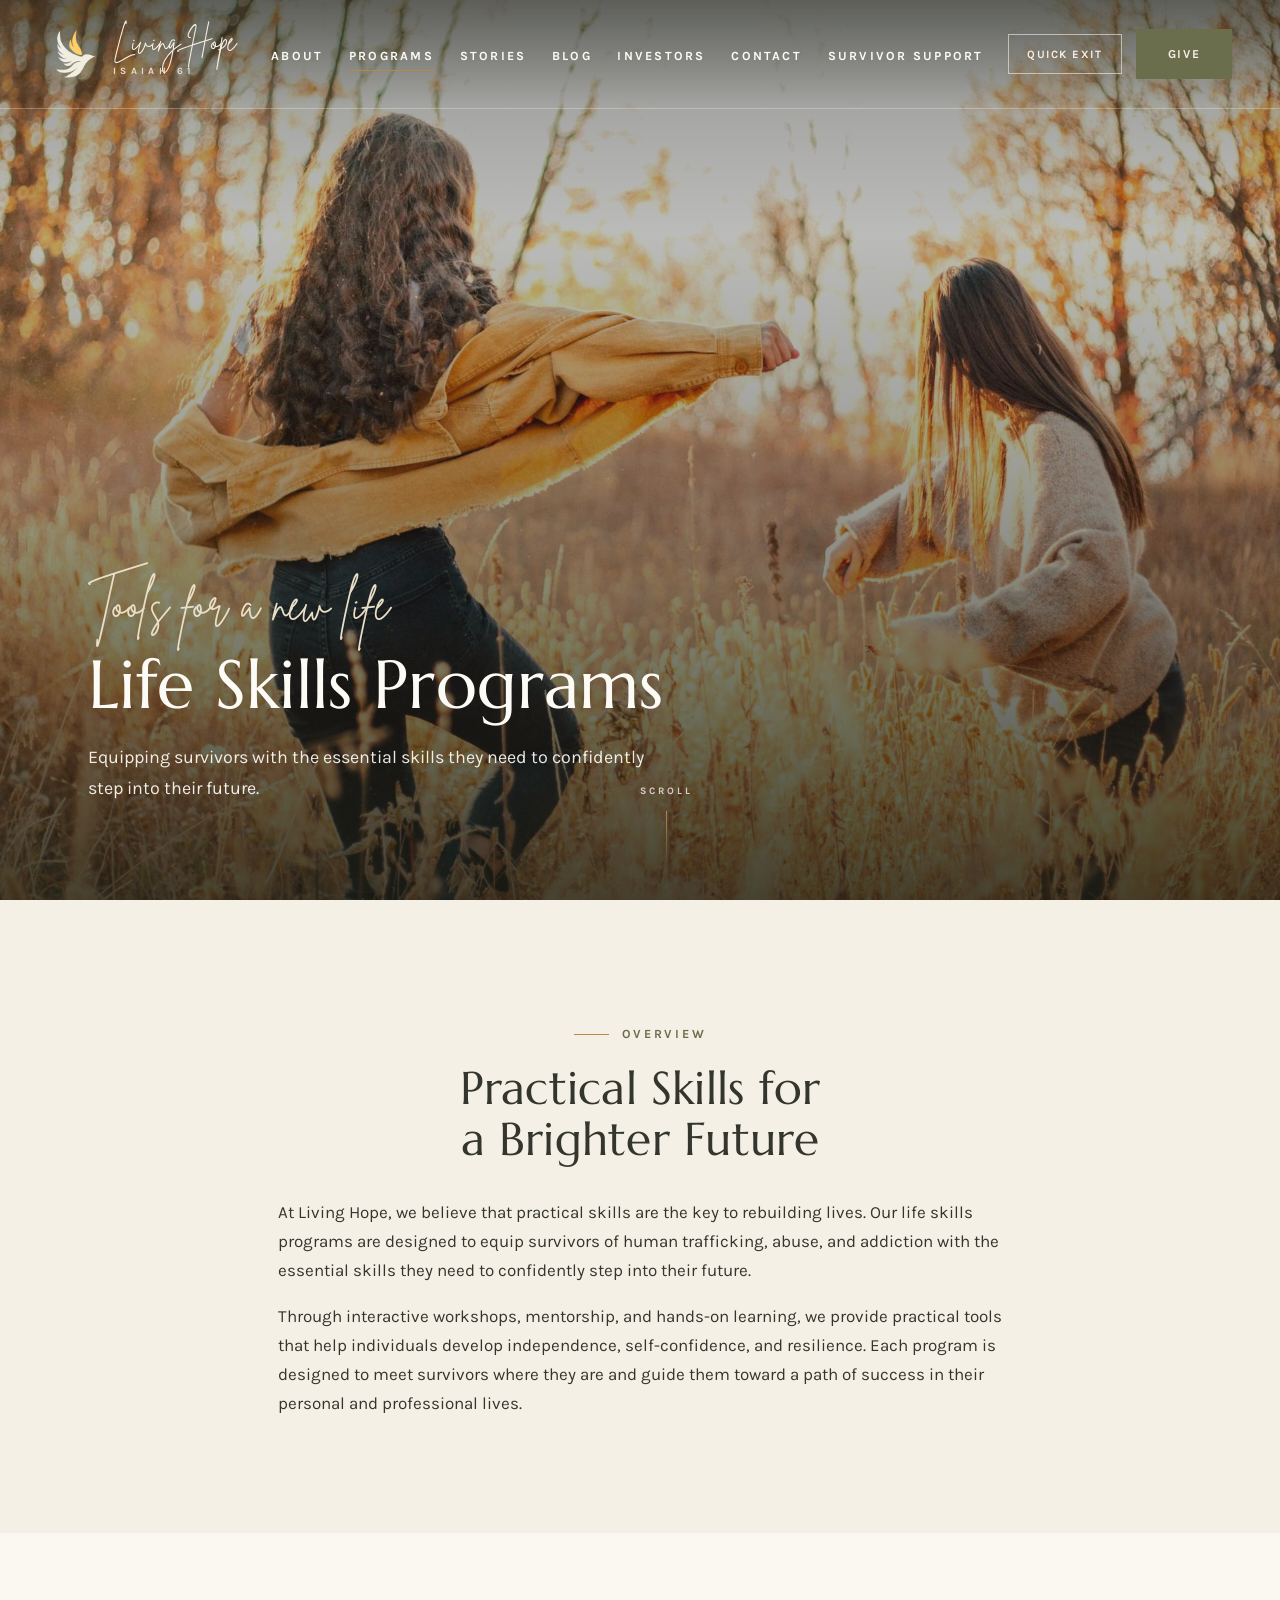
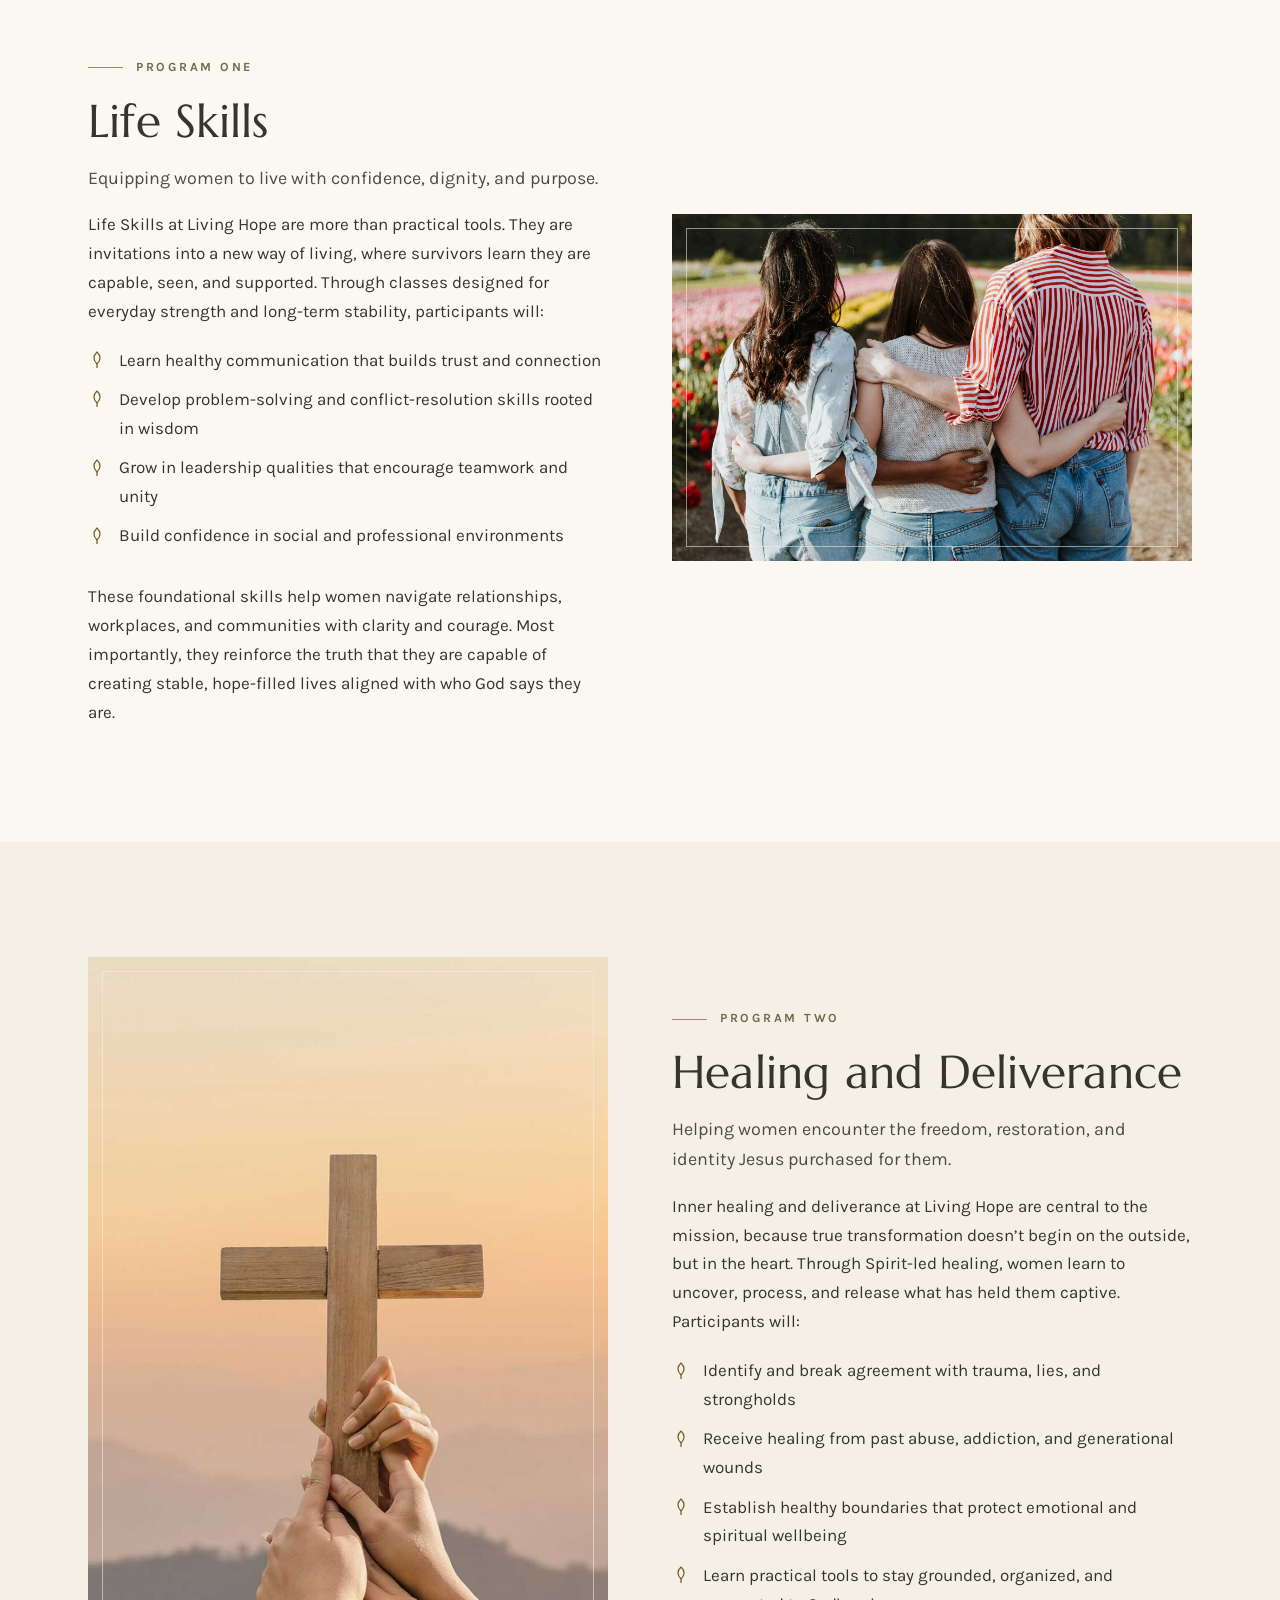
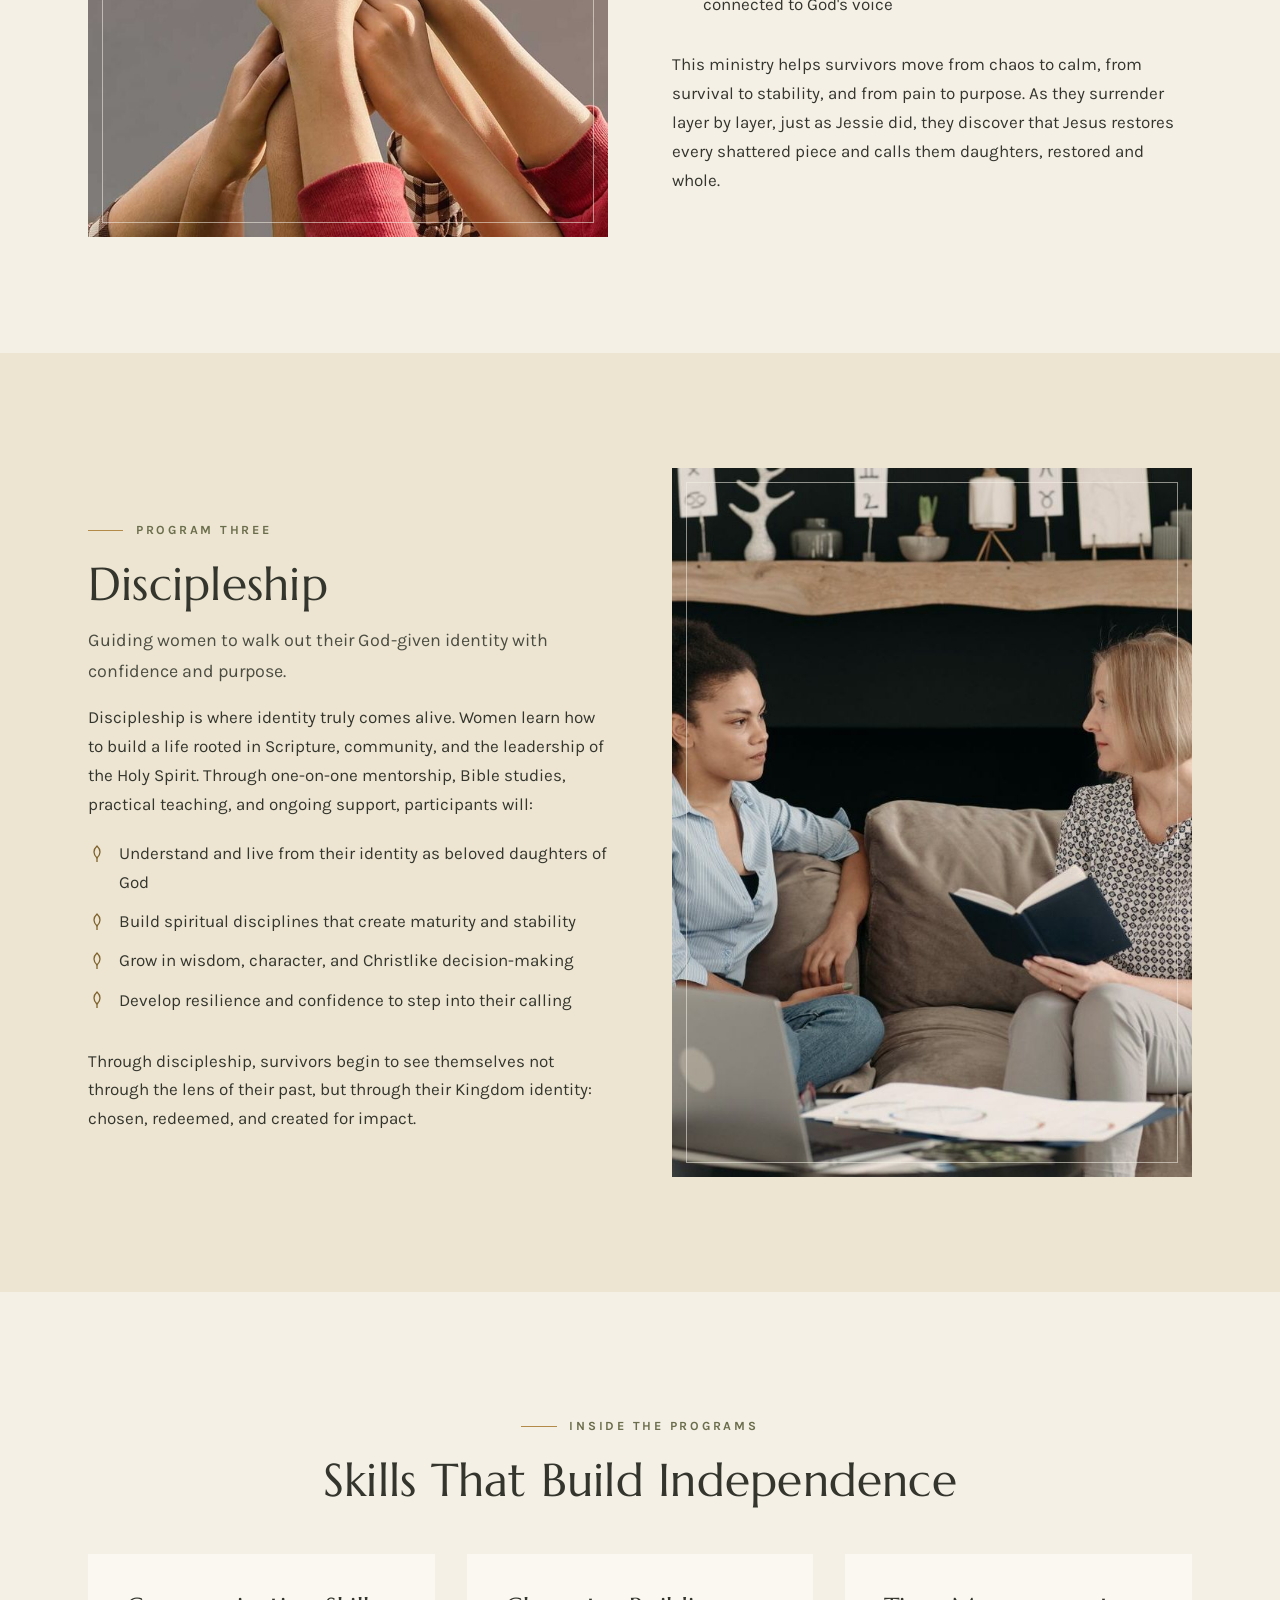
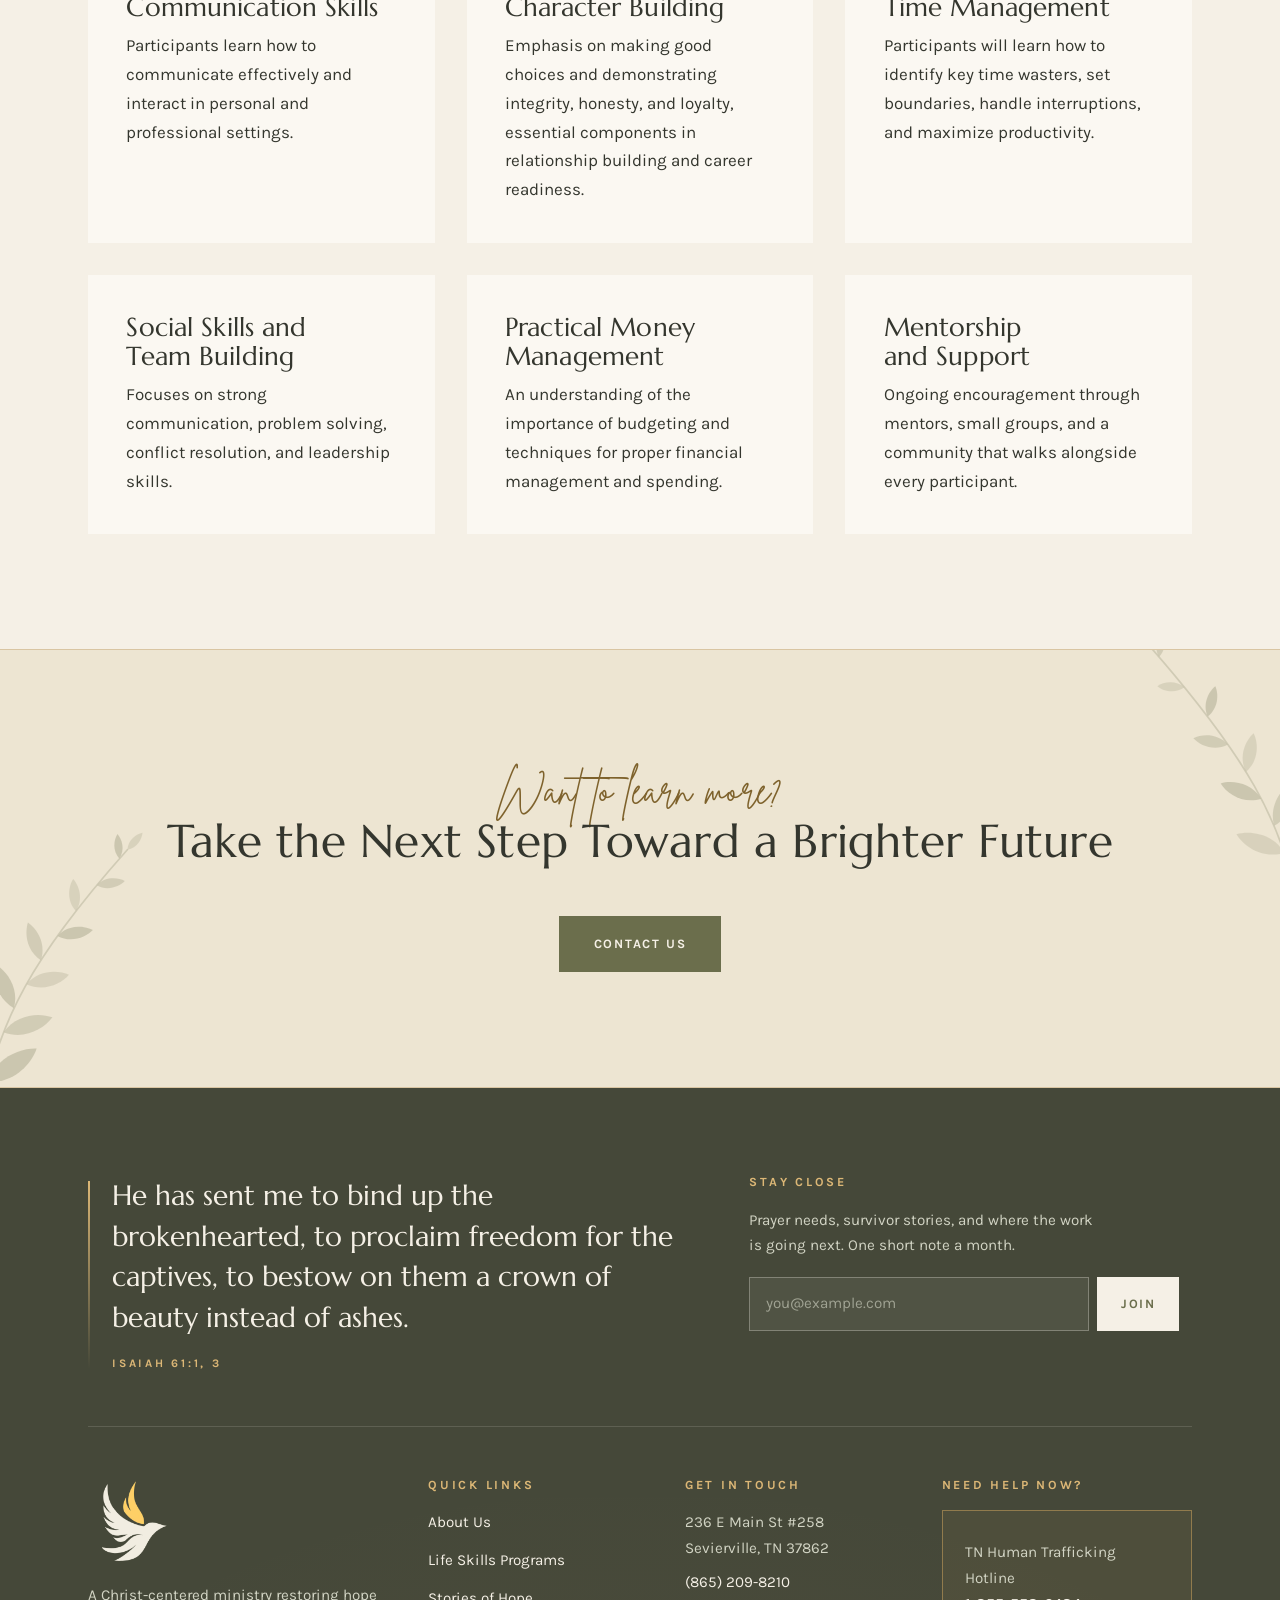
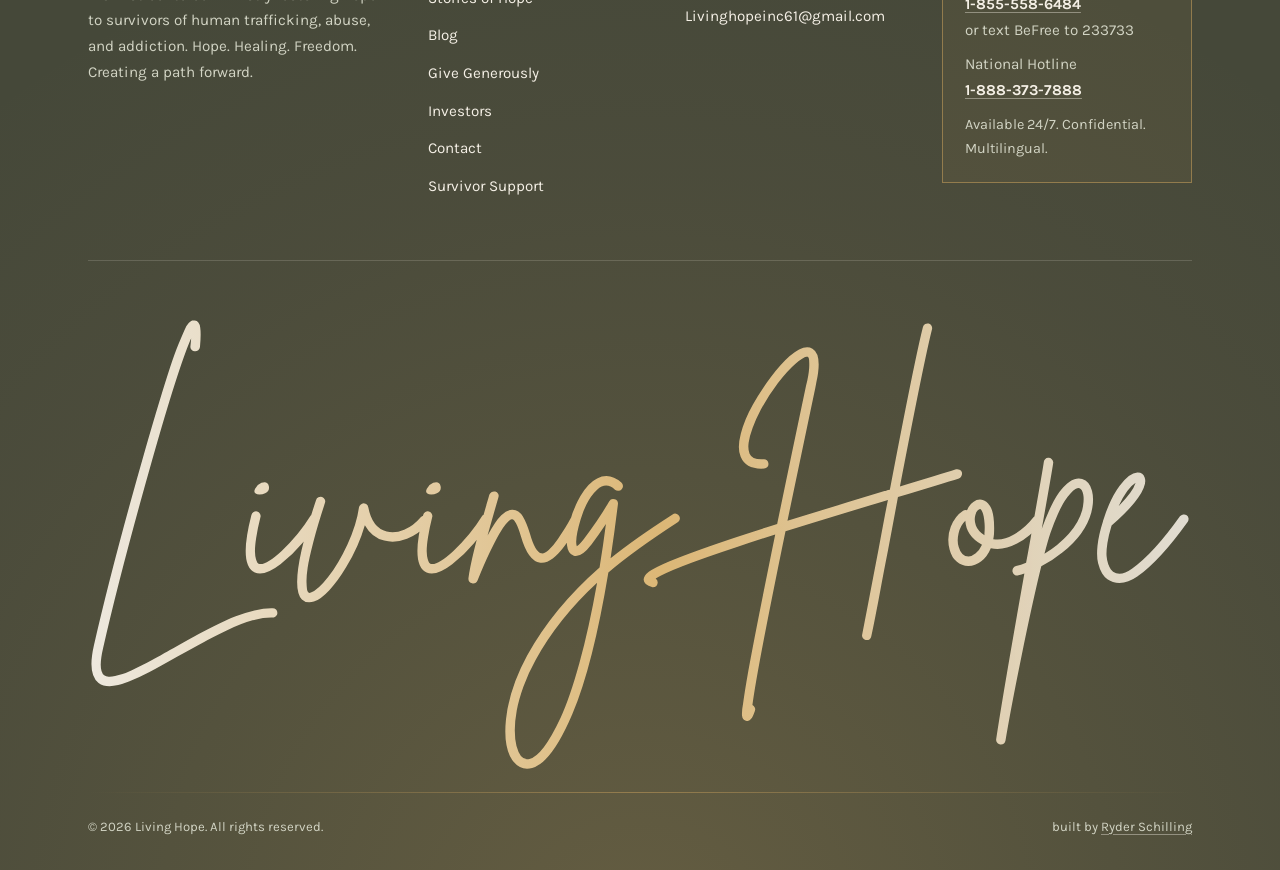
<file: programs.html>
<!DOCTYPE html>
<html lang="en">
<head>
<meta charset="UTF-8">
<meta name="viewport" content="width=device-width, initial-scale=1">
<title>Life Skills Programs | Living Hope</title>
<meta name="description" content="Life skills, inner healing and deliverance, and discipleship programs that equip survivors of trafficking, abuse, and addiction to thrive in their new independence.">
<link rel="canonical" href="https://livinghope61.com/programs.html">
<meta property="og:type" content="website">
<meta property="og:site_name" content="Living Hope">
<meta property="og:title" content="Life Skills Programs | Living Hope">
<meta property="og:description" content="Life skills, inner healing and deliverance, and discipleship programs that equip survivors of trafficking, abuse, and addiction to thrive in their new independence.">
<meta property="og:url" content="https://livinghope61.com/programs.html">
<meta property="og:image" content="https://livinghope61.com/assets/img/lh-logo-full.png">
<meta name="twitter:card" content="summary_large_image">
<link rel="icon" type="image/png" sizes="32x32" href="/favicon-32.png">
<link rel="icon" type="image/png" sizes="16x16" href="/favicon-16.png">
<link rel="apple-touch-icon" href="/apple-touch-icon.png">
<link rel="preload" href="/assets/fonts/marcellus-latin-400-normal.woff2" as="font" type="font/woff2" crossorigin>
<link rel="preload" href="/assets/fonts/karla-latin-400-normal.woff2" as="font" type="font/woff2" crossorigin>
<link rel="stylesheet" href="/css/styles.css">
<script type="application/ld+json">
{
  "@context": "https://schema.org",
  "@type": "NonprofitOrganization",
  "name": "Living Hope",
  "alternateName": "Living Hope Isaiah 61",
  "url": "https://livinghope61.com/",
  "logo": "https://livinghope61.com/assets/img/lh-logo-full.png",
  "email": "Livinghopeinc61@gmail.com",
  "telephone": "+18652098210",
  "description": "A Christ-centered ministry restoring hope to survivors of human trafficking, abuse, and addiction in East Tennessee.",
  "address": {
    "@type": "PostalAddress",
    "streetAddress": "236 E Main St #258",
    "addressLocality": "Sevierville",
    "addressRegion": "TN",
    "postalCode": "37862",
    "addressCountry": "US"
  },
  "areaServed": "Tennessee",
  "nonprofitStatus": "Nonprofit"
}
</script>

</head>
<body>
<a class="skip-link" href="#main">Skip to main content</a>
<header class="site-header">
  <div class="container header-inner">
    <a class="brand" href="/" aria-label="Living Hope, home">
      <img class="brand-dove brand-dove--light" src="/assets/img/lh-dove-ivory.png" alt="" width="40" height="40" decoding="async">
      <img class="brand-dove brand-dove--dark" src="/assets/img/lh-dove-olive.png" alt="" width="40" height="40" decoding="async">
      <span class="brand-text"><span class="brand-name">Living Hope</span><span class="brand-tag">Isaiah 61</span></span>
    </a>
    <nav id="primary-nav" class="primary-nav" aria-label="Primary">
      <ul>
        <li><a href="/about.html">About</a></li>
        <li><a href="/programs.html" aria-current="page">Programs</a></li>
        <li><a href="/stories.html">Stories</a></li>
        <li><a href="/blog.html">Blog</a></li>
        <li><a href="/investors.html">Investors</a></li>
        <li><a href="/connect.html">Contact</a></li>
        <li><a href="/survivor-form.html">Survivor Support</a></li>
        <li class="nav-give-mobile"><a href="/give.html">Give Generously</a></li>
      </ul>
    </nav>
    <div class="header-actions">
      <button class="quick-exit" type="button" title="Leave this website quickly. Opens a weather search and removes this page from your Back button.">Quick Exit</button>
      <a class="btn btn--nav" href="/give.html">Give</a>
    </div>
    <button class="nav-toggle" type="button" aria-expanded="false" aria-controls="primary-nav">
      <span></span><span></span><span></span>
      <span class="visually-hidden">Menu</span>
    </button>
  </div>
</header>
<main id="main" tabindex="-1">
<section class="hero hero--short">
  <div class="hero__media" style="background-image:url([data-uri]);"><img src="/assets/img/women-golden-field.jpg" alt="Two women walking together through a golden autumn field" fetchpriority="high" decoding="async"></div>
  <div class="hero__scrim" aria-hidden="true"></div>
  <div class="hero__content">
    <div class="container">
      <p class="script">Tools for a new life</p>
      <h1>Life Skills Programs</h1>
      <p class="lead">Equipping survivors with the essential skills they need to confidently step into their future.</p>
    </div>
  </div>
  <div class="hero__cue" aria-hidden="true">
    <span>Scroll</span>
    <span class="hero__cue-line"></span>
  </div>
</section>

<section aria-labelledby="overview-h">
  <div class="container container--narrow center">
    <p class="eyebrow">Overview</p>
    <h2 id="overview-h">Practical Skills for a Brighter Future</h2>
    <div class="prose mt-4" style="text-align:left">
      <p>At Living Hope, we believe that practical skills are the key to rebuilding lives. Our life skills programs are designed to equip survivors of human trafficking, abuse, and addiction with the essential skills they need to confidently step into their future.</p>
      <p>Through interactive workshops, mentorship, and hands-on learning, we provide practical tools that help individuals develop independence, self-confidence, and resilience. Each program is designed to meet survivors where they are and guide them toward a path of success in their personal and professional lives.</p>
    </div>
  </div>
</section>

<section class="band-surface" aria-labelledby="life-skills-h">
  <div class="container">
    <div class="split">
      <div data-reveal>
        <p class="eyebrow">Program One</p>
        <h2 id="life-skills-h">Life Skills</h2>
        <p class="lead mt-2">Equipping women to live with confidence, dignity, and purpose.</p>
        <p class="mt-2">Life Skills at Living Hope are more than practical tools. They are invitations into a new way of living, where survivors learn they are capable, seen, and supported. Through classes designed for everyday strength and long-term stability, participants will:</p>
        <ul class="check-list">
<li><svg viewBox="0 0 18 18" aria-hidden="true" focusable="false" fill="none" xmlns="http://www.w3.org/2000/svg"><path d="M9 1c-2 1.8-3 3.7-3 6s1 4.2 3 6c2-1.8 3-3.7 3-6s-1-4.2-3-6Z" stroke="currentColor" stroke-width="1.3"/><path d="M9 13v4" stroke="currentColor" stroke-width="1.3"/></svg><span>Learn healthy communication that builds trust and connection</span></li>
<li><svg viewBox="0 0 18 18" aria-hidden="true" focusable="false" fill="none" xmlns="http://www.w3.org/2000/svg"><path d="M9 1c-2 1.8-3 3.7-3 6s1 4.2 3 6c2-1.8 3-3.7 3-6s-1-4.2-3-6Z" stroke="currentColor" stroke-width="1.3"/><path d="M9 13v4" stroke="currentColor" stroke-width="1.3"/></svg><span>Develop problem-solving and conflict-resolution skills rooted in wisdom</span></li>
<li><svg viewBox="0 0 18 18" aria-hidden="true" focusable="false" fill="none" xmlns="http://www.w3.org/2000/svg"><path d="M9 1c-2 1.8-3 3.7-3 6s1 4.2 3 6c2-1.8 3-3.7 3-6s-1-4.2-3-6Z" stroke="currentColor" stroke-width="1.3"/><path d="M9 13v4" stroke="currentColor" stroke-width="1.3"/></svg><span>Grow in leadership qualities that encourage teamwork and unity</span></li>
<li><svg viewBox="0 0 18 18" aria-hidden="true" focusable="false" fill="none" xmlns="http://www.w3.org/2000/svg"><path d="M9 1c-2 1.8-3 3.7-3 6s1 4.2 3 6c2-1.8 3-3.7 3-6s-1-4.2-3-6Z" stroke="currentColor" stroke-width="1.3"/><path d="M9 13v4" stroke="currentColor" stroke-width="1.3"/></svg><span>Build confidence in social and professional environments</span></li>
</ul>
        <p class="mt-4">These foundational skills help women navigate relationships, workplaces, and communities with clarity and courage. Most importantly, they reinforce the truth that they are capable of creating stable, hope-filled lives aligned with who God says they are.</p>
      </div>
      <div class="figure-frame" style="background-image:url([data-uri]);" data-reveal><img src="/assets/img/women-arms-behind.jpg" alt="Three women standing together, arms around one another, looking out over a field of flowers" loading="lazy" width="1920" height="1280" decoding="async">
      </div>
    </div>
  </div>
</section>

<section aria-labelledby="healing-h">
  <div class="container">
    <div class="split">
      <div class="figure-frame" style="background-image:url([data-uri]);" data-reveal><img src="/assets/img/cross-sunrise.jpg" alt="Hands lifting a wooden cross against a sunrise sky" loading="lazy" width="900" height="1524" decoding="async">
      </div>
      <div data-reveal>
        <p class="eyebrow">Program Two</p>
        <h2 id="healing-h">Healing and Deliverance</h2>
        <p class="lead mt-2">Helping women encounter the freedom, restoration, and identity Jesus purchased for them.</p>
        <p class="mt-2">Inner healing and deliverance at Living Hope are central to the mission, because true transformation doesn&rsquo;t begin on the outside, but in the heart. Through Spirit-led healing, women learn to uncover, process, and release what has held them captive. Participants will:</p>
        <ul class="check-list">
<li><svg viewBox="0 0 18 18" aria-hidden="true" focusable="false" fill="none" xmlns="http://www.w3.org/2000/svg"><path d="M9 1c-2 1.8-3 3.7-3 6s1 4.2 3 6c2-1.8 3-3.7 3-6s-1-4.2-3-6Z" stroke="currentColor" stroke-width="1.3"/><path d="M9 13v4" stroke="currentColor" stroke-width="1.3"/></svg><span>Identify and break agreement with trauma, lies, and strongholds</span></li>
<li><svg viewBox="0 0 18 18" aria-hidden="true" focusable="false" fill="none" xmlns="http://www.w3.org/2000/svg"><path d="M9 1c-2 1.8-3 3.7-3 6s1 4.2 3 6c2-1.8 3-3.7 3-6s-1-4.2-3-6Z" stroke="currentColor" stroke-width="1.3"/><path d="M9 13v4" stroke="currentColor" stroke-width="1.3"/></svg><span>Receive healing from past abuse, addiction, and generational wounds</span></li>
<li><svg viewBox="0 0 18 18" aria-hidden="true" focusable="false" fill="none" xmlns="http://www.w3.org/2000/svg"><path d="M9 1c-2 1.8-3 3.7-3 6s1 4.2 3 6c2-1.8 3-3.7 3-6s-1-4.2-3-6Z" stroke="currentColor" stroke-width="1.3"/><path d="M9 13v4" stroke="currentColor" stroke-width="1.3"/></svg><span>Establish healthy boundaries that protect emotional and spiritual wellbeing</span></li>
<li><svg viewBox="0 0 18 18" aria-hidden="true" focusable="false" fill="none" xmlns="http://www.w3.org/2000/svg"><path d="M9 1c-2 1.8-3 3.7-3 6s1 4.2 3 6c2-1.8 3-3.7 3-6s-1-4.2-3-6Z" stroke="currentColor" stroke-width="1.3"/><path d="M9 13v4" stroke="currentColor" stroke-width="1.3"/></svg><span>Learn practical tools to stay grounded, organized, and connected to God's voice</span></li>
</ul>
        <p class="mt-4">This ministry helps survivors move from chaos to calm, from survival to stability, and from pain to purpose. As they surrender layer by layer, just as Jessie did, they discover that Jesus restores every shattered piece and calls them daughters, restored and whole.</p>
      </div>
    </div>
  </div>
</section>

<section class="band-sand" aria-labelledby="disciple-h">
  <div class="container">
    <div class="split">
      <div data-reveal>
        <p class="eyebrow">Program Three</p>
        <h2 id="disciple-h">Discipleship</h2>
        <p class="lead mt-2">Guiding women to walk out their God-given identity with confidence and purpose.</p>
        <p class="mt-2">Discipleship is where identity truly comes alive. Women learn how to build a life rooted in Scripture, community, and the leadership of the Holy Spirit. Through one-on-one mentorship, Bible studies, practical teaching, and ongoing support, participants will:</p>
        <ul class="check-list">
<li><svg viewBox="0 0 18 18" aria-hidden="true" focusable="false" fill="none" xmlns="http://www.w3.org/2000/svg"><path d="M9 1c-2 1.8-3 3.7-3 6s1 4.2 3 6c2-1.8 3-3.7 3-6s-1-4.2-3-6Z" stroke="currentColor" stroke-width="1.3"/><path d="M9 13v4" stroke="currentColor" stroke-width="1.3"/></svg><span>Understand and live from their identity as beloved daughters of God</span></li>
<li><svg viewBox="0 0 18 18" aria-hidden="true" focusable="false" fill="none" xmlns="http://www.w3.org/2000/svg"><path d="M9 1c-2 1.8-3 3.7-3 6s1 4.2 3 6c2-1.8 3-3.7 3-6s-1-4.2-3-6Z" stroke="currentColor" stroke-width="1.3"/><path d="M9 13v4" stroke="currentColor" stroke-width="1.3"/></svg><span>Build spiritual disciplines that create maturity and stability</span></li>
<li><svg viewBox="0 0 18 18" aria-hidden="true" focusable="false" fill="none" xmlns="http://www.w3.org/2000/svg"><path d="M9 1c-2 1.8-3 3.7-3 6s1 4.2 3 6c2-1.8 3-3.7 3-6s-1-4.2-3-6Z" stroke="currentColor" stroke-width="1.3"/><path d="M9 13v4" stroke="currentColor" stroke-width="1.3"/></svg><span>Grow in wisdom, character, and Christlike decision-making</span></li>
<li><svg viewBox="0 0 18 18" aria-hidden="true" focusable="false" fill="none" xmlns="http://www.w3.org/2000/svg"><path d="M9 1c-2 1.8-3 3.7-3 6s1 4.2 3 6c2-1.8 3-3.7 3-6s-1-4.2-3-6Z" stroke="currentColor" stroke-width="1.3"/><path d="M9 13v4" stroke="currentColor" stroke-width="1.3"/></svg><span>Develop resilience and confidence to step into their calling</span></li>
</ul>
        <p class="mt-4">Through discipleship, survivors begin to see themselves not through the lens of their past, but through their Kingdom identity: chosen, redeemed, and created for impact.</p>
      </div>
      <div class="figure-frame" style="background-image:url([data-uri]);" data-reveal><img src="/assets/img/mentorship-open-book.jpg" alt="Two women sitting together, one reading aloud from an open book" loading="lazy" width="686" height="935" decoding="async">
      </div>
    </div>
  </div>
</section>

<section aria-labelledby="modules-h">
  <div class="container">
    <div class="center">
      <p class="eyebrow">Inside the Programs</p>
      <h2 id="modules-h">Skills That Build Independence</h2>
    </div>
    <div class="grid-3 mt-6">
      <div class="panel" data-reveal>
        <h3>Communication Skills</h3>
        <p>Participants learn how to communicate effectively and interact in personal and professional settings.</p>
      </div>
      <div class="panel" data-reveal>
        <h3>Character Building</h3>
        <p>Emphasis on making good choices and demonstrating integrity, honesty, and loyalty, essential components in relationship building and career readiness.</p>
      </div>
      <div class="panel" data-reveal>
        <h3>Time Management</h3>
        <p>Participants will learn how to identify key time wasters, set boundaries, handle interruptions, and maximize productivity.</p>
      </div>
      <div class="panel" data-reveal>
        <h3>Social Skills and Team Building</h3>
        <p>Focuses on strong communication, problem solving, conflict resolution, and leadership skills.</p>
      </div>
      <div class="panel" data-reveal>
        <h3>Practical Money Management</h3>
        <p>An understanding of the importance of budgeting and techniques for proper financial management and spending.</p>
      </div>
      <div class="panel" data-reveal>
        <h3>Mentorship and Support</h3>
        <p>Ongoing encouragement through mentors, small groups, and a community that walks alongside every participant.</p>
      </div>
    </div>
  </div>
</section>

<section class="band-cta center" aria-labelledby="prog-cta-h">
  <span class="botanical botanical--cta-l" aria-hidden="true"><svg class="sprig" viewBox="0 0 200 320" fill="none" xmlns="http://www.w3.org/2000/svg" aria-hidden="true" focusable="false"> <path class="sprig__stem" d="M18.0 304.0 C28.0 214.0 70.0 146.0 152.0 54.0" fill="none" stroke="currentColor" stroke-width="1.60" stroke-linecap="round"/> <path fill="currentColor" class="sprig__leaf sprig__leaf--a" d="M24.1 267.4 C31.4 244.7 53.7 236.1 68.6 236.7 C63.9 250.9 47.9 268.6 24.1 267.4 Z"/> <path fill="currentColor" class="sprig__leaf sprig__leaf--b" d="M30.2 244.3 C10.0 235.0 4.4 213.4 6.7 199.6 C19.3 205.5 34.0 222.3 30.2 244.3 Z"/> <path fill="currentColor" class="sprig__leaf sprig__leaf--c" d="M38.1 221.8 C50.1 204.9 70.9 203.5 83.1 208.0 C75.5 218.5 57.6 229.0 38.1 221.8 Z"/> <path fill="currentColor" class="sprig__leaf sprig__leaf--a" d="M47.7 199.6 C31.1 190.1 28.0 171.1 31.0 159.4 C41.3 165.5 52.7 181.1 47.7 199.6 Z"/> <path fill="currentColor" class="sprig__leaf sprig__leaf--b" d="M59.2 177.6 C70.5 164.1 88.3 164.4 98.3 169.0 C91.1 177.4 75.2 185.1 59.2 177.6 Z"/> <path fill="currentColor" class="sprig__leaf sprig__leaf--c" d="M72.5 155.6 C59.0 146.6 57.5 130.5 60.6 120.9 C69.0 126.6 77.6 140.3 72.5 155.6 Z"/> <path fill="currentColor" class="sprig__leaf sprig__leaf--a" d="M87.6 133.2 C97.6 122.5 112.2 123.5 120.3 127.7 C114.0 134.3 100.5 140.0 87.6 133.2 Z"/> <path fill="currentColor" class="sprig__leaf sprig__leaf--b" d="M104.7 110.3 C95.9 100.7 97.8 87.7 102.2 80.8 C107.7 86.9 111.7 99.3 104.7 110.3 Z"/> <path fill="currentColor" class="sprig__leaf sprig__leaf--c" d="M123.7 86.7 C131.7 78.4 143.2 79.4 149.6 82.8 C144.5 88.0 133.8 92.3 123.7 86.7 Z"/> <path fill="currentColor" class="sprig__leaf sprig__leaf--a" d="M144.7 62.2 C138.0 54.8 139.5 44.9 142.9 39.6 C147.0 44.3 150.1 53.8 144.7 62.2 Z"/> <path fill="currentColor" class="sprig__leaf sprig__leaf--b" d="M152.0 54.0 C152.7 44.8 160.2 39.5 165.9 38.4 C165.4 44.2 161.0 52.3 152.0 54.0 Z"/> </svg></span><span class="botanical botanical--cta-r" aria-hidden="true"><svg class="sprig" viewBox="0 0 200 320" fill="none" xmlns="http://www.w3.org/2000/svg" aria-hidden="true" focusable="false"> <path class="sprig__stem" d="M182.0 304.0 C172.0 216.0 128.0 148.0 46.0 54.0" fill="none" stroke="currentColor" stroke-width="1.60" stroke-linecap="round"/> <path fill="currentColor" class="sprig__leaf sprig__leaf--a" d="M175.8 268.1 C175.1 245.5 192.3 230.9 205.8 226.9 C206.1 241.0 197.5 261.8 175.8 268.1 Z"/> <path fill="currentColor" class="sprig__leaf sprig__leaf--b" d="M168.6 242.5 C148.5 248.5 131.3 236.6 124.5 225.4 C137.1 221.8 157.8 224.6 168.6 242.5 Z"/> <path fill="currentColor" class="sprig__leaf sprig__leaf--c" d="M159.1 217.6 C154.1 198.9 165.5 183.4 176.0 177.4 C179.0 189.1 175.9 208.1 159.1 217.6 Z"/> <path fill="currentColor" class="sprig__leaf sprig__leaf--a" d="M147.3 192.9 C130.4 198.0 115.8 188.1 110.0 178.7 C120.6 175.6 138.1 177.8 147.3 192.9 Z"/> <path fill="currentColor" class="sprig__leaf sprig__leaf--b" d="M133.2 168.1 C126.1 153.8 132.8 139.2 140.3 132.6 C144.7 141.6 145.3 157.6 133.2 168.1 Z"/> <path fill="currentColor" class="sprig__leaf sprig__leaf--c" d="M116.8 143.0 C104.1 149.6 90.9 143.8 84.9 137.1 C92.9 133.0 107.2 132.3 116.8 143.0 Z"/> <path fill="currentColor" class="sprig__leaf sprig__leaf--a" d="M98.0 117.2 C93.0 105.5 98.9 94.2 105.1 89.3 C108.2 96.6 108.1 109.3 98.0 117.2 Z"/> <path fill="currentColor" class="sprig__leaf sprig__leaf--b" d="M76.9 90.4 C67.8 96.8 57.1 93.8 51.8 89.3 C57.5 85.4 68.4 83.3 76.9 90.4 Z"/> <path fill="currentColor" class="sprig__leaf sprig__leaf--c" d="M53.3 62.4 C48.5 54.2 51.9 45.4 56.1 41.2 C59.0 46.3 60.0 55.7 53.3 62.4 Z"/> <path fill="currentColor" class="sprig__leaf sprig__leaf--a" d="M46.0 54.0 C37.4 52.3 33.4 44.6 33.0 39.1 C38.4 40.2 45.5 45.3 46.0 54.0 Z"/> </svg></span>
  <div class="container">
    <p class="script" data-reveal>Want to learn more?</p>
    <h2 id="prog-cta-h" data-reveal>Take the Next Step Toward a Brighter Future</h2>
    <p class="mt-6" data-reveal><a class="btn" href="/connect.html">Contact Us</a></p>
  </div>
</section>

</main>
<footer class="site-footer">
  <div class="footer__dawn" aria-hidden="true">
    <span class="footer__glow"></span>
    <span class="footer__horizon"></span>
  </div>
  <div class="container">

    <div class="footer-lede">
      <blockquote class="footer-verse">
        <p>He has sent me to bind up the brokenhearted, to proclaim freedom for the captives, to bestow on them a crown of beauty instead of ashes.</p>
        <cite>Isaiah 61:1, 3</cite>
      </blockquote>

      <div class="footer-signup">
        <h2>Stay Close</h2>
        <p>Prayer needs, survivor stories, and where the work is going next. One short note a month.</p>
        <form class="signup" data-form data-kind="newsletter" data-thanks="Thank you. You are on the list.">
          <div class="hp" aria-hidden="true"><label for="hp-news">Company</label><input id="hp-news" name="company" type="text" tabindex="-1" autocomplete="off"></div>
          <label class="visually-hidden" for="signup-email">Email address</label>
          <div class="signup__row">
            <input id="signup-email" name="Email" type="email" required autocomplete="email" placeholder="you@example.com">
            <button class="btn btn--light" type="submit">Join</button>
          </div>
          <p class="form-status" role="status"></p>
        </form>
      </div>
    </div>

    <div class="footer-grid">
      <div class="footer-brand">
        <img src="/assets/img/lh-dove-ivory.png" alt="Living Hope" width="86" height="86" decoding="async">
        <p>A Christ-centered ministry restoring hope to survivors of human trafficking, abuse, and addiction. Hope. Healing. Freedom. Creating a path forward.</p>
      </div>
      <nav aria-label="Footer">
        <h2>Quick Links</h2>
        <ul class="footer-links">
          <li><a href="/about.html"><span>About Us</span></a></li>
          <li><a href="/programs.html"><span>Life Skills Programs</span></a></li>
          <li><a href="/stories.html"><span>Stories of Hope</span></a></li>
          <li><a href="/blog.html"><span>Blog</span></a></li>
          <li><a href="/give.html"><span>Give Generously</span></a></li>
          <li><a href="/investors.html"><span>Investors</span></a></li>
          <li><a href="/connect.html"><span>Contact</span></a></li>
          <li><a href="/survivor-form.html"><span>Survivor Support</span></a></li>
        </ul>
      </nav>
      <div class="footer-contact">
        <h2>Get in Touch</h2>
        <address>
          <p>236 E Main St #258<br>Sevierville, TN 37862</p>
          <p><a href="tel:+18652098210">(865) 209-8210</a></p>
          <p><a href="mailto:Livinghopeinc61@gmail.com" class="footer-email">Livinghopeinc61@<wbr>gmail.com</a></p>
        </address>
      </div>
      <div class="footer-help">
        <h2>Need Help Now?</h2>
        <div class="hotline-box">
          <p>TN Human Trafficking Hotline<br><a href="tel:18555586484">1-855-558-6484</a><br>or text BeFree to 233733</p>
          <p>National Hotline<br><a href="tel:18883737888">1-888-373-7888</a></p>
          <p class="small">Available 24/7. Confidential. Multilingual.</p>
        </div>
      </div>
    </div>

    <div class="footer-signoff">
      <div class="footer-wordmark-clip">
<svg class="fw" viewBox="36.0 -1032.7 4506.2 1857.7" aria-hidden="true" focusable="false"><defs><linearGradient id="fwGrad" x1="0" y1="0" x2="1" y2="0"><stop offset="0" stop-color="#F5F0E6" stop-opacity=".95"/><stop offset=".52" stop-color="#DCB776"/><stop offset="1" stop-color="#F5F0E6" stop-opacity=".88"/></linearGradient><mask id="fwInk" maskUnits="userSpaceOnUse" x="-84" y="-1153" width="4746" height="2098"><g class="fw-pen" fill="none" stroke="#fff" stroke-width="84" stroke-linecap="round" stroke-linejoin="round"><path d="M466.8 -988.9 L465.4 -969.1 L474.7 -961.1 L473.4 -914.7" style="--l:79;--d:0.01s;--t:0.00s"/><path d="M465.4 -969.1 L438.9 -955.8 L411.1 -886.9 L370.0 -765.0 L301.1 -537.1 L196.4 -163.5 L115.5 150.6 L70.5 348.0 L67.8 379.8 L70.5 410.3 L83.7 439.4 L101.0 450.0 L134.1 452.7 L177.8 443.4 L221.6 426.2 L275.9 399.7 L489.3 280.4 L613.9 218.1 L662.9 198.3 L717.2 182.4 L783.5 173.1" style="--l:2246;--d:0.42s;--t:0.03s"/><path d="M986.3 -281.4 L981.0 -272.1 L962.4 -209.8 L931.9 -143.6 L922.7 -137.0 L900.1 -129.0 L841.8 -66.7 L807.4 -37.6 L779.5 -19.0 L757.0 -9.8 L735.8 -7.1 L715.9 -13.7 L705.3 -29.6 L698.7 -57.5 L700.0 -121.1 L719.9 -220.4" style="--l:627;--d:0.12s;--t:0.56s"/><path d="M928.0 -139.6 L934.6 -135.6 L934.6 -126.4 L909.4 8.8 L909.4 72.4 L914.7 94.9 L924.0 106.8 L939.9 110.8 L961.1 105.5 L995.6 80.3 L1022.1 51.2 L1079.1 -32.3 L1124.1 -123.7 L1148.0 -196.6 L1161.2 -207.2 L1161.2 -250.9" style="--l:717;--d:0.13s;--t:0.70s"/><path d="M1161.2 -207.2 L1178.5 -196.6 L1191.7 -176.7 L1215.6 -154.2 L1232.8 -144.9 L1255.3 -138.3 L1292.4 -137.0 L1320.3 -142.3 L1353.4 -156.8 L1370.6 -168.8 L1403.8 -178.0 L1406.4 -175.4 L1406.4 -164.8 L1398.5 -87.9 L1402.4 -41.6 L1411.7 -19.0 L1418.4 -12.4 L1436.9 -7.1 L1458.1 -9.8 L1487.3 -23.0 L1531.0 -56.1 L1574.7 -98.5 L1606.6 -135.6 L1641.0 -150.2 L1647.6 -174.1 L1666.2 -212.5 L1691.4 -298.6" style="--l:881;--d:0.17s;--t:0.85s"/><path d="M1641.0 -150.2 L1645.0 -144.9 L1645.0 -126.4 L1651.6 -117.1 L1682.1 -131.7 L1709.9 -179.4 L1744.4 -219.1 L1764.3 -225.7 L1780.2 -223.1 L1792.1 -212.5 L1804.0 -190.0 L1830.5 -111.8 L1853.1 -69.4 L1869.0 -54.8 L1887.5 -50.8 L1908.7 -54.8 L1927.3 -66.7 L1947.2 -86.6 L1976.3 -125.0 L2001.5 -137.0 L2043.9 -260.2 L2075.7 -315.8 L2102.2 -345.0 L2123.4 -358.2 L2155.2 -363.5 L2177.8 -358.2 L2199.0 -343.7" style="--l:916;--d:0.17s;--t:1.04s"/><path d="M2001.5 -137.0 L2008.1 -129.0 L2009.5 -103.8 L2014.8 -85.3 L2028.0 -80.0 L2047.9 -86.6 L2071.7 -111.8 L2131.4 -196.6 L2136.7 -201.9 L2161.9 -212.5 L2180.4 -270.8" style="--l:324;--d:0.06s;--t:1.23s"/><path d="M2161.9 -212.5 L2168.5 -205.9 L2168.5 -199.2 L2151.3 -70.7 L2148.6 -31.0 L2152.6 -27.0 L2184.4 -36.3 L2299.7 -123.7 L2429.6 -211.2 L2433.6 -211.2" style="--l:530;--d:0.10s;--t:1.31s"/><path d="M2152.6 -27.0 L2142.0 -8.4 L2140.7 4.8 L2128.7 27.3 L2132.7 34.0 L2130.1 69.7 L2106.2 193.0 L2069.1 350.6 L2036.0 467.2 L2010.8 540.1 L1972.3 630.2 L1944.5 683.2 L1907.4 738.9 L1869.0 776.0 L1847.8 786.6 L1823.9 789.2 L1802.7 783.9 L1785.5 768.0 L1766.9 729.6 L1757.6 672.6 L1761.6 595.8 L1774.9 528.2 L1812.0 422.2 L1846.4 353.3 L1879.6 297.6 L1955.1 191.6 L2006.8 130.7 L2082.4 52.5 L2096.9 39.3 L2127.4 30.0" style="--l:1831;--d:0.34s;--t:1.43s"/><path d="M1652.9 -117.1 L1647.6 -94.6 L1618.5 -12.4 L1607.9 34.0" style="--l:158;--d:0.03s;--t:1.79s"/><path d="M1647.6 -123.7 L1666.2 -143.6" style="--l:27;--d:0.01s;--t:1.84s"/><path d="M1403.8 -178.0 L1418.4 -207.2 L1421.0 -220.4" style="--l:46;--d:0.01s;--t:1.87s"/><path d="M730.5 -323.8 L742.4 -329.1 L754.4 -341.0" style="--l:30;--d:0.01s;--t:1.98s"/><path d="M1431.6 -323.8 L1443.5 -329.1 L1455.5 -341.0" style="--l:30;--d:0.01s;--t:2.08s"/><path d="M2788.8 -432.4 L2751.7 -437.7 L2739.7 -443.0 L2722.5 -458.9 L2714.5 -477.5 L2711.9 -513.3 L2717.2 -550.4 L2747.7 -632.5 L2776.8 -686.8 L2812.6 -742.5 L2857.7 -802.1 L2896.1 -844.5 L2926.6 -871.0 L2951.8 -885.6 L2965.0 -888.2 L2983.6 -885.6 L2992.9 -875.0 L2998.2 -837.9 L2994.2 -791.5 L2876.2 -232.4 L2870.9 -180.7 L2865.6 -176.7 L2865.6 -172.7 L2857.7 -164.8 L2823.2 -160.8 L2760.9 -140.9 L2574.1 -78.7 L2430.9 -25.7 L2368.6 2.2 L2340.8 18.1 L2332.8 36.6 L2339.5 49.9" style="--l:1945;--d:0.37s;--t:2.19s"/><path d="M2857.7 -164.8 L2856.4 -126.4 L2795.4 170.4 L2741.1 459.3 L2729.1 533.5 L2726.5 593.1" style="--l:770;--d:0.14s;--t:2.57s"/><path d="M2870.9 -180.7 L2910.7 -187.3 L3280.5 -301.3 L3314.9 -305.2 L3332.2 -322.5 L3366.6 -326.4 L3582.6 -394.0" style="--l:747;--d:0.14s;--t:2.74s"/><path d="M3332.2 -322.5 L3330.8 -337.0 L3334.8 -371.5 L3377.2 -590.1 L3435.5 -877.6 L3454.1 -961.1 L3462.0 -985.0" style="--l:676;--d:0.13s;--t:2.90s"/><path d="M3318.9 -306.6 L3313.6 -250.9 L3214.2 261.9" style="--l:578;--d:0.11s;--t:3.05s"/><path d="M3956.4 -439.1 L3915.3 -203.2 L3902.1 -171.4 L3868.9 -160.8 L3825.2 -129.0 L3793.4 -114.4 L3754.9 -106.5 L3713.9 -107.8 L3707.2 -113.1 L3707.2 -121.1 L3712.5 -126.4 L3713.9 -199.2 L3704.6 -243.0 L3691.3 -262.8 L3678.1 -266.8 L3659.5 -262.8 L3647.6 -250.9 L3639.6 -231.0 L3631.7 -221.8 L3605.2 -215.1 L3591.9 -203.2 L3576.0 -175.4 L3569.4 -154.2 L3565.4 -123.7 L3572.0 -84.0 L3578.7 -68.1 L3593.3 -49.5 L3610.5 -40.2 L3625.1 -37.6 L3642.3 -38.9 L3658.2 -44.2 L3672.8 -54.8 L3688.7 -72.0 L3698.0 -87.9 L3701.9 -109.1 L3705.9 -113.1" style="--l:1094;--d:0.21s;--t:3.25s"/><path d="M3631.7 -221.8 L3635.7 -219.1 L3638.3 -184.7 L3648.9 -159.5 L3679.4 -129.0 L3705.9 -121.1" style="--l:137;--d:0.03s;--t:3.48s"/><path d="M3903.4 -172.7 L3907.4 -168.8 L3907.4 -151.5 L3918.0 -140.9 L3915.3 -115.8 L3910.0 -98.5 L3907.4 -54.8 L3898.1 -41.6 L3891.5 -8.4 L3886.2 0.8 L3879.5 55.2 L3854.3 173.1 L3797.4 475.2 L3761.6 691.2" style="--l:887;--d:0.17s;--t:3.53s"/><path d="M3886.2 0.8 L3878.2 -7.1 L3872.9 -7.1 L3843.7 -3.1 L3829.2 2.2" style="--l:61;--d:0.01s;--t:3.71s"/><path d="M3907.4 -54.8 L3916.6 -45.5 L3953.7 -53.5 L4018.7 -101.2 L4053.1 -135.6 L4082.3 -174.1 L4106.2 -221.8 L4115.4 -257.5 L4116.8 -302.6 L4112.8 -325.1 L4106.2 -339.7 L4096.9 -349.0 L4082.3 -352.9 L4061.1 -350.3 L4053.1 -346.3 L4029.3 -325.1 L4001.5 -286.7 L3971.0 -227.1 L3945.8 -159.5 L3919.3 -142.3" style="--l:711;--d:0.13s;--t:3.74s"/><path d="M4509.1 -208.5 L4424.2 -99.9 L4343.4 -17.7 L4307.6 10.1 L4279.8 26.0 L4249.3 32.6 L4232.1 31.3 L4209.5 23.4 L4193.6 7.5 L4177.7 -29.6 L4173.8 -56.1 L4173.8 -85.3 L4184.4 -154.2 L4197.6 -199.2 L4222.8 -236.3 L4228.1 -241.6 L4258.6 -250.9 L4307.6 -307.9 L4326.2 -342.3 L4328.8 -366.2 L4320.9 -374.1 L4298.3 -370.2 L4263.9 -337.0 L4229.4 -280.1 L4224.1 -253.6 L4225.4 -240.3" style="--l:1050;--d:0.20s;--t:3.98s"/><path d="M4226.8 -245.6 L4244.0 -262.8" style="--l:24;--d:0.00s;--t:4.20s"/></g></mask></defs><path d="M790.0 156Q798.0 156 803.5 161.5Q809.0 167 809.0 175Q809.0 180 806.0 184.5Q803.0 189 798.5 191.5Q794.0 194 789.0 194Q753.0 193 707.5 205.5Q662.0 218 604.0 246.0Q546.0 274 508.0 294.5Q470.0 315 403.0 352Q327.0 395 289.0 415.5Q251.0 436 203.0 455.0Q155.0 474 124.0 474Q97.0 474 79.0 461Q33.0 426 60.0 308Q135.0 -21 268.0 -486Q300.0 -598 326.5 -685.0Q353.0 -772 371.5 -828.5Q390.0 -885 406.0 -923.5Q422.0 -962 430.5 -981.0Q439.0 -1000 448.0 -1009.0Q457.0 -1018 461.0 -1018.5Q465.0 -1019 472.0 -1018Q490.0 -1016 494.0 -990.0Q498.0 -964 493.0 -910Q492.0 -902 486.0 -897.0Q480.0 -892 472.0 -892.5Q464.0 -893 458.5 -899.0Q453.0 -905 454.0 -913Q456.0 -931 457.0 -946Q405.0 -827 297.0 -446Q169.0 5 98.0 317Q76.0 410 102.0 430Q109.0 435 120.0 436.0Q131.0 437 146.5 433.0Q162.0 429 177.0 424.5Q192.0 420 215.0 409.0Q238.0 398 254.0 390.0Q270.0 382 297.5 367.0Q325.0 352 340.0 343.5Q355.0 335 384.0 319Q440.0 287 469.5 271.0Q499.0 255 551.5 228.5Q604.0 202 639.0 188.5Q674.0 175 715.5 165.0Q757.0 155 790.0 156Z M978.0 -201Q950.0 -157 910.5 -109.5Q871.0 -62 821.5 -24.0Q772.0 14 738.0 14Q726.0 14 717.0 10Q650.0 -19 703.0 -225Q705.0 -233 712.0 -237.0Q719.0 -241 726.5 -239.0Q734.0 -237 738.0 -230.0Q742.0 -223 740.0 -216Q728.0 -168 722.5 -131.5Q717.0 -95 717.5 -76.0Q718.0 -57 721.5 -44.5Q725.0 -32 727.5 -29.5Q730.0 -27 732.0 -26Q758.0 -15 826.5 -78.0Q895.0 -141 945.0 -222Q950.0 -228 957.5 -230.0Q965.0 -232 972.0 -228.0Q979.0 -224 980.5 -216.0Q982.0 -208 978.0 -201ZM736.0 -308Q707.0 -310 718.0 -332Q728.0 -350 744.0 -356Q769.0 -364 774.0 -343Q779.0 -323 759.0 -313Q749.0 -308 736.0 -308Z M1425.0 -191Q1387.0 -147 1338.0 -127.5Q1289.0 -108 1245.0 -120Q1194.0 -133 1166.0 -183Q1141.0 -96 1090.0 -12Q1056.0 45 1021.0 82.5Q986.0 120 958.0 129Q948.0 132 939.0 132Q921.0 132 909.0 120Q851.0 61 967.0 -286Q969.0 -293 976.5 -296.5Q984.0 -300 991.5 -297.5Q999.0 -295 1002.5 -288.0Q1006.0 -281 1003.0 -273Q974.0 -185 956.0 -115.5Q938.0 -46 932.5 -9.5Q927.0 27 928.0 52.0Q929.0 77 931.0 83.5Q933.0 90 936.0 92Q939.0 95 946.0 92Q974.0 83 1016.0 29.0Q1058.0 -25 1095.0 -104.5Q1132.0 -184 1142.0 -255Q1143.0 -262 1148.5 -266.5Q1154.0 -271 1161.0 -272Q1177.0 -272 1180.0 -256Q1196.0 -172 1255.0 -157Q1288.0 -148 1326.5 -164.0Q1365.0 -180 1395.0 -216Q1401.0 -222 1408.5 -222.5Q1416.0 -223 1422.5 -218.0Q1429.0 -213 1429.5 -205.0Q1430.0 -197 1425.0 -191Z M1679.0 -201Q1651.0 -157 1611.5 -109.5Q1572.0 -62 1522.5 -24.0Q1473.0 14 1439.0 14Q1427.0 14 1418.0 10Q1351.0 -19 1404.0 -225Q1406.0 -233 1413.0 -237.0Q1420.0 -241 1427.5 -239.0Q1435.0 -237 1439.0 -230.0Q1443.0 -223 1441.0 -216Q1429.0 -168 1423.5 -131.5Q1418.0 -95 1418.5 -76.0Q1419.0 -57 1422.5 -44.5Q1426.0 -32 1428.5 -29.5Q1431.0 -27 1433.0 -26Q1459.0 -15 1527.5 -78.0Q1596.0 -141 1646.0 -222Q1651.0 -228 1658.5 -230.0Q1666.0 -232 1673.0 -228.0Q1680.0 -224 1681.5 -216.0Q1683.0 -208 1679.0 -201ZM1437.0 -308Q1408.0 -310 1419.0 -332Q1429.0 -350 1445.0 -356Q1470.0 -364 1475.0 -343Q1480.0 -323 1460.0 -313Q1450.0 -308 1437.0 -308Z M2043.0 -197Q2009.0 -137 1984.0 -102.0Q1959.0 -67 1933.0 -47.0Q1907.0 -27 1882.0 -30Q1832.0 -36 1803.0 -138Q1782.0 -207 1767.0 -207Q1764.0 -208 1758.5 -204.5Q1753.0 -201 1741.0 -186.5Q1729.0 -172 1714.5 -147.0Q1700.0 -122 1676.5 -73.0Q1653.0 -24 1626.0 43Q1621.0 55 1608.0 55Q1606.0 55 1604.0 54Q1587.0 50 1589.0 33Q1599.0 -49 1664.0 -272Q1671.0 -295 1674.0 -307Q1677.0 -315 1684.0 -318.5Q1691.0 -322 1698.5 -320.0Q1706.0 -318 1710.0 -311.0Q1714.0 -304 1711.0 -296Q1709.0 -289 1701.0 -261Q1679.0 -184 1667.0 -141Q1699.0 -201 1723.0 -224.0Q1747.0 -247 1769.0 -246Q1795.0 -245 1810.5 -219.0Q1826.0 -193 1840.0 -148Q1862.0 -71 1887.0 -68Q1899.0 -66 1916.5 -81.5Q1934.0 -97 1954.0 -126.5Q1974.0 -156 1984.5 -173.0Q1995.0 -190 2009.0 -216Q2013.0 -223 2021.0 -225.0Q2029.0 -227 2036.0 -223.0Q2043.0 -219 2045.0 -211.5Q2047.0 -204 2043.0 -197Z M2443.0 -195Q2263.0 -78 2160.0 10Q2097.0 390 2013.0 588.0Q1929.0 786 1849.0 808Q1838.0 811 1828.0 811Q1796.0 811 1773.0 783Q1730.0 729 1742.0 610Q1756.0 482 1829.0 348Q1936.0 155 2124.0 -10Q2138.0 -95 2150.0 -188Q2118.0 -140 2091.0 -104Q2049.0 -49 2019.0 -58Q1995.0 -65 1991.0 -102Q1988.0 -137 2001.5 -192.5Q2015.0 -248 2046.0 -302.0Q2077.0 -356 2114.0 -374Q2165.0 -400 2213.0 -357Q2219.0 -351 2219.5 -343.5Q2220.0 -336 2214.5 -330.0Q2209.0 -324 2201.0 -323.5Q2193.0 -323 2187.0 -328Q2151.0 -361 2114.0 -328Q2072.0 -290 2047.0 -207.5Q2022.0 -125 2031.0 -97Q2042.0 -104 2060.0 -127Q2124.0 -211 2163.0 -280Q2171.0 -293 2186.0 -288.5Q2201.0 -284 2199.0 -268Q2185.0 -153 2169.0 -48Q2262.0 -124 2422.0 -227Q2429.0 -232 2436.5 -230.0Q2444.0 -228 2448.5 -221.5Q2453.0 -215 2451.5 -207.0Q2450.0 -199 2443.0 -195ZM1838.0 771Q1865.0 764 1896.5 723.0Q1928.0 682 1965.0 603.0Q2002.0 524 2041.5 381.0Q2081.0 238 2114.0 52Q1956.0 198 1863.0 367Q1833.0 421 1813.5 475.0Q1794.0 529 1786.0 573.0Q1778.0 617 1778.0 654.5Q1778.0 692 1785.0 718.0Q1792.0 744 1803.0 759Q1818.0 777 1838.0 771Z M3603.0 -399Q3604.0 -393 3603.0 -388.5Q3602.0 -384 3599.0 -380.0Q3596.0 -376 3591.0 -374Q3524.0 -353 3342.0 -298Q3328.0 -221 3302.0 -84Q3281.0 23 3271.5 75.0Q3262.0 127 3250.5 186.0Q3239.0 245 3233.0 271Q3230.0 286 3214.0 286Q3212.0 286 3210.0 286Q3203.0 284 3198.5 277.5Q3194.0 271 3196.0 263Q3207.0 207 3264.0 -91Q3288.0 -221 3301.0 -286Q3300.0 -286 3299.5 -285.5Q3299.0 -285 3298.0 -285Q3024.0 -202 2883.0 -158Q2767.0 405 2748.0 551Q2754.0 554 2757.5 561.0Q2761.0 568 2758.0 575Q2753.0 589 2750.0 596.0Q2747.0 603 2741.0 609.5Q2735.0 616 2728.0 616Q2725.0 616 2721.0 615Q2707.0 612 2705.5 594.0Q2704.0 576 2710.0 544Q2716.0 498 2731.0 413Q2758.0 266 2811.0 3Q2825.0 -67 2841.0 -145Q2754.0 -117 2685.0 -94Q2412.0 -4 2353.0 35Q2363.0 42 2361.0 54Q2358.0 70 2342.0 70Q2340.0 70 2338.0 69Q2306.0 63 2304.0 40Q2304.0 24 2325.0 7.5Q2346.0 -9 2410.0 -36Q2494.0 -71 2651.0 -124Q2737.0 -152 2849.0 -188Q2900.0 -435 2967.0 -753L2972.0 -773Q2980.0 -811 2980.0 -835.5Q2980.0 -860 2978.0 -864.5Q2976.0 -869 2974.0 -870.0Q2972.0 -871 2967.5 -870.0Q2963.0 -869 2951.0 -862.0Q2939.0 -855 2925.0 -843Q2890.0 -813 2851.5 -762.0Q2813.0 -711 2783.0 -656Q2762.0 -616 2749.0 -581.0Q2736.0 -546 2732.5 -519.5Q2729.0 -493 2736.0 -476Q2747.0 -449 2793.0 -452Q2801.0 -453 2807.0 -447.5Q2813.0 -442 2813.5 -434.0Q2814.0 -426 2809.0 -420.0Q2804.0 -414 2796.0 -414Q2722.0 -409 2700.0 -462Q2685.0 -497 2700.5 -556.5Q2716.0 -616 2749.5 -675.0Q2783.0 -734 2823.5 -787.5Q2864.0 -841 2899.0 -872Q2959.0 -924 2993.0 -903Q3034.0 -879 3009.0 -766L3005.0 -745Q2941.0 -440 2891.0 -201Q3027.0 -243 3287.0 -322Q3290.0 -323 3294.0 -324.0Q3298.0 -325 3302.0 -326.5Q3306.0 -328 3309.0 -328Q3411.0 -863 3444.0 -992Q3446.0 -1000 3453.0 -1004.0Q3460.0 -1008 3467.5 -1006.0Q3475.0 -1004 3479.0 -997.0Q3483.0 -990 3481.0 -983Q3449.0 -857 3350.0 -341Q3514.0 -390 3579.0 -411Q3586.0 -413 3593.5 -409.5Q3601.0 -406 3603.0 -399Z M3926.0 -191Q3885.0 -138 3828.0 -108.0Q3771.0 -78 3721.0 -89Q3707.0 -55 3682.0 -35.5Q3657.0 -16 3630.0 -16H3629.0Q3602.0 -17 3581.5 -34.5Q3561.0 -52 3553.0 -83Q3540.0 -132 3557.5 -176.5Q3575.0 -221 3608.0 -242Q3615.0 -247 3624.0 -244Q3633.0 -266 3649.5 -278.0Q3666.0 -290 3684.0 -287Q3694.0 -285 3702.5 -278.5Q3711.0 -272 3719.5 -258.0Q3728.0 -244 3732.0 -215.0Q3736.0 -186 3734.0 -146Q3733.0 -136 3731.0 -126Q3769.0 -118 3815.5 -145.0Q3862.0 -172 3895.0 -215Q3900.0 -221 3908.0 -222.0Q3916.0 -223 3922.5 -218.0Q3929.0 -213 3930.0 -205.0Q3931.0 -197 3926.0 -191ZM3630.0 -55Q3644.0 -55 3659.5 -68.0Q3675.0 -81 3685.0 -103Q3620.0 -139 3617.0 -201Q3597.0 -182 3589.5 -150.0Q3582.0 -118 3590.0 -94Q3601.0 -55 3630.0 -55ZM3695.0 -148Q3697.0 -172 3695.5 -189.5Q3694.0 -207 3692.0 -218.0Q3690.0 -229 3687.0 -236.0Q3684.0 -243 3681.5 -246.0Q3679.0 -249 3678.0 -249H3677.0Q3673.0 -249 3667.0 -242.5Q3661.0 -236 3658.0 -225Q3652.0 -204 3660.0 -182.0Q3668.0 -160 3695.0 -142Q3695.0 -145 3695.0 -148Z M4094.0 -371Q4124.0 -362 4134.0 -323.5Q4144.0 -285 4131.0 -234Q4107.0 -146 4013.0 -71Q3974.0 -39 3927.0 -15Q3891.0 132 3846.5 350.5Q3802.0 569 3781.0 696Q3778.0 712 3762.0 712Q3760.0 712 3759.0 712Q3754.0 711 3750.0 708.0Q3746.0 705 3744.0 700.0Q3742.0 695 3743.0 690Q3769.0 515 3858.0 14Q3846.0 18 3834.0 21Q3826.0 24 3819.0 20.0Q3812.0 16 3810.0 8.0Q3808.0 0 3812.0 -7.0Q3816.0 -14 3824.0 -16Q3844.0 -21 3865.0 -30Q3872.0 -65 3884.0 -134Q3936.0 -426 3937.0 -439Q3937.0 -447 3942.5 -452.5Q3948.0 -458 3955.0 -458Q3963.0 -459 3969.0 -453.5Q3975.0 -448 3976.0 -440Q3976.0 -432 3929.0 -168Q3944.0 -210 3959.5 -244.0Q3975.0 -278 3988.5 -300.0Q4002.0 -322 4016.0 -337.0Q4030.0 -352 4041.0 -359.5Q4052.0 -367 4062.5 -370.5Q4073.0 -374 4080.5 -373.5Q4088.0 -373 4094.0 -371ZM4094.0 -244Q4103.0 -283 4098.5 -307.0Q4094.0 -331 4083.0 -334Q4082.0 -335 4080.0 -335Q4074.0 -335 4066.5 -330.5Q4059.0 -326 4047.0 -313.5Q4035.0 -301 4022.5 -281.5Q4010.0 -262 3994.5 -228.0Q3979.0 -194 3964.0 -150Q3954.0 -120 3940.0 -66Q3997.0 -101 4038.5 -147.0Q4080.0 -193 4094.0 -244Z M4525.0 -197Q4412.0 -39 4319.0 27Q4282.0 53 4246.0 53Q4218.0 53 4197.0 38Q4185.0 29 4175.5 14.0Q4166.0 -1 4159.0 -28.0Q4152.0 -55 4156.5 -99.0Q4161.0 -143 4179.0 -199V-200Q4207.0 -291 4247.0 -344.0Q4287.0 -397 4319.0 -398Q4342.0 -399 4349.0 -378Q4360.0 -349 4323.0 -296.0Q4286.0 -243 4214.0 -182Q4202.0 -143 4197.0 -110.0Q4192.0 -77 4193.5 -57.5Q4195.0 -38 4200.5 -23.5Q4206.0 -9 4210.5 -3.0Q4215.0 3 4220.0 7Q4250.0 29 4297.0 -5Q4385.0 -67 4493.0 -219Q4498.0 -225 4506.0 -226.5Q4514.0 -228 4520.5 -223.5Q4527.0 -219 4528.0 -211.0Q4529.0 -203 4525.0 -197ZM4312.0 -356Q4277.0 -334 4243.0 -261Q4301.0 -319 4312.0 -356Z" fill="url(#fwGrad)" mask="url(#fwInk)"/></svg>
      </div>
    </div>

    <div class="footer-bottom">
      <span>&copy; <span id="yr">2026</span> Living Hope. All rights reserved.</span>
      <span class="footer__credit">built by <a href="https://ryderschilling.com" rel="noopener">Ryder Schilling</a></span>
    </div>
  </div>
</footer>
<script src="/js/main.js" defer></script>
</body>
</html>
</file>
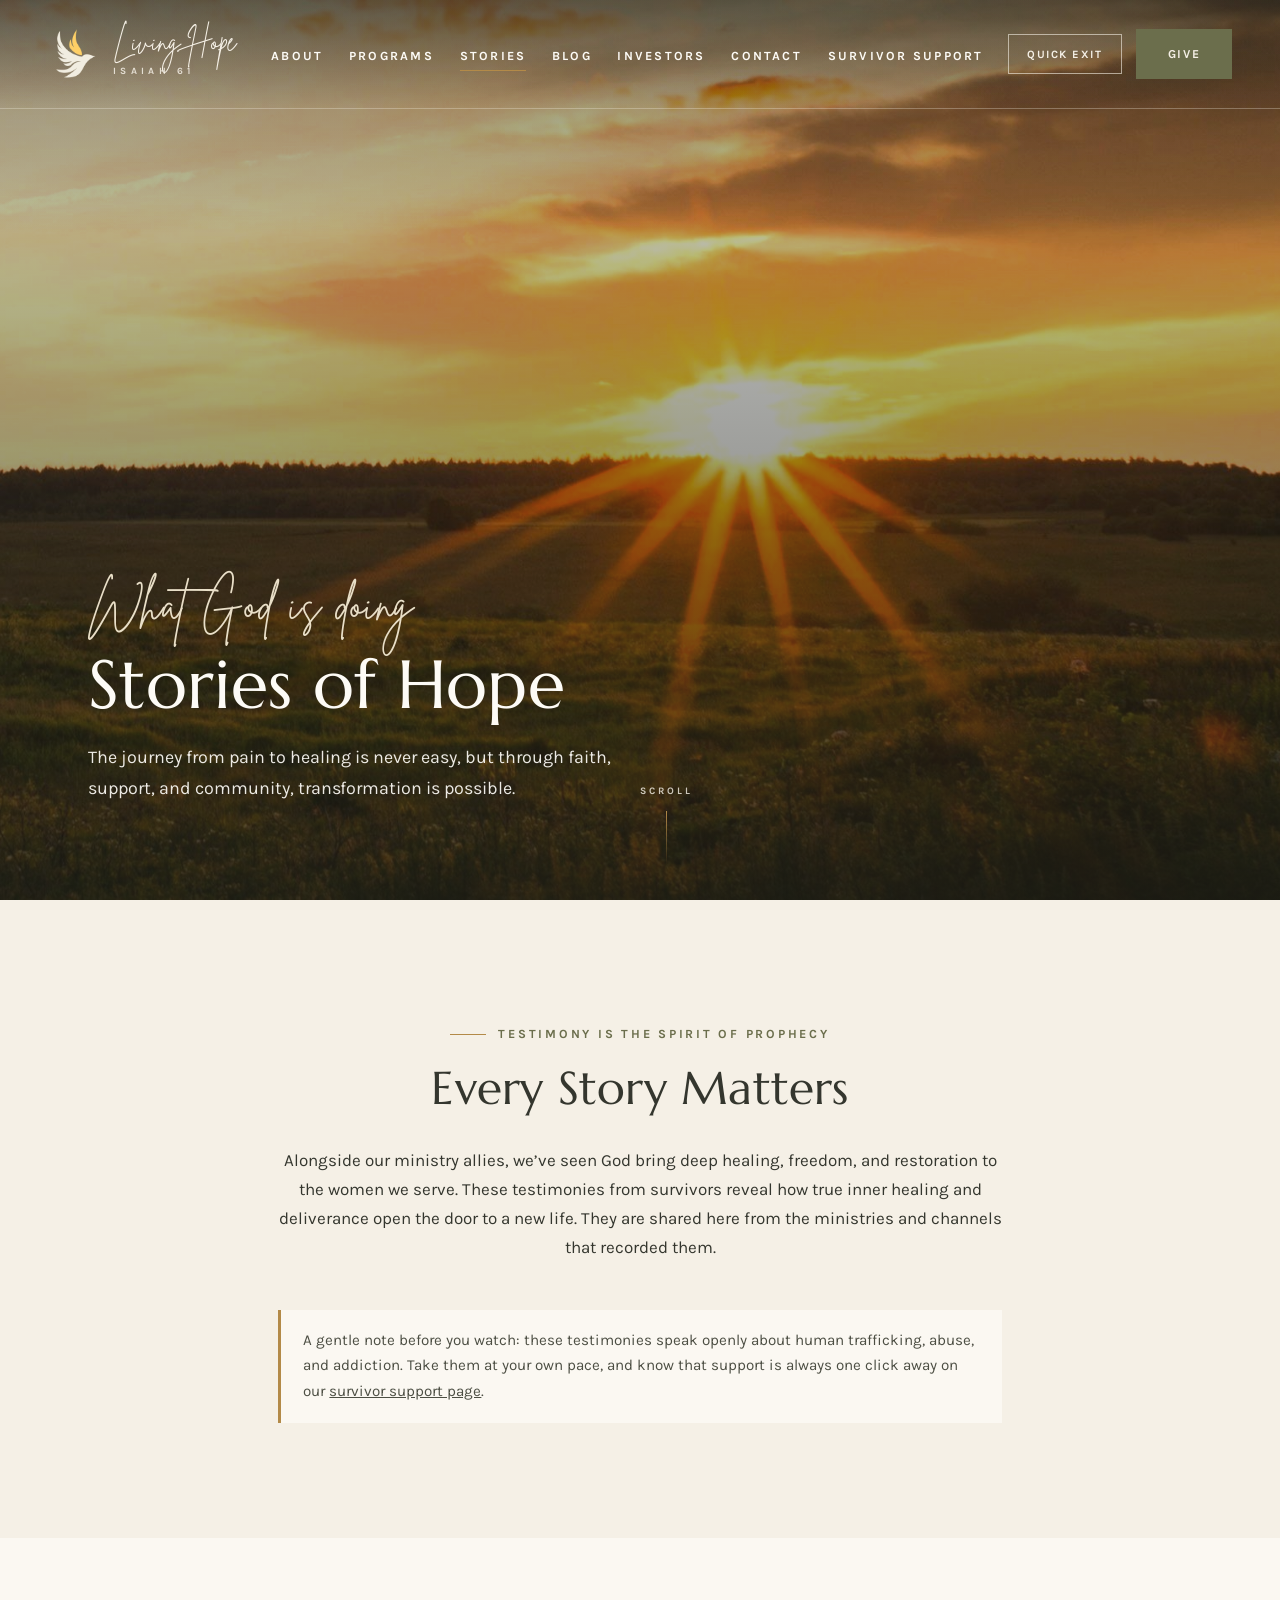
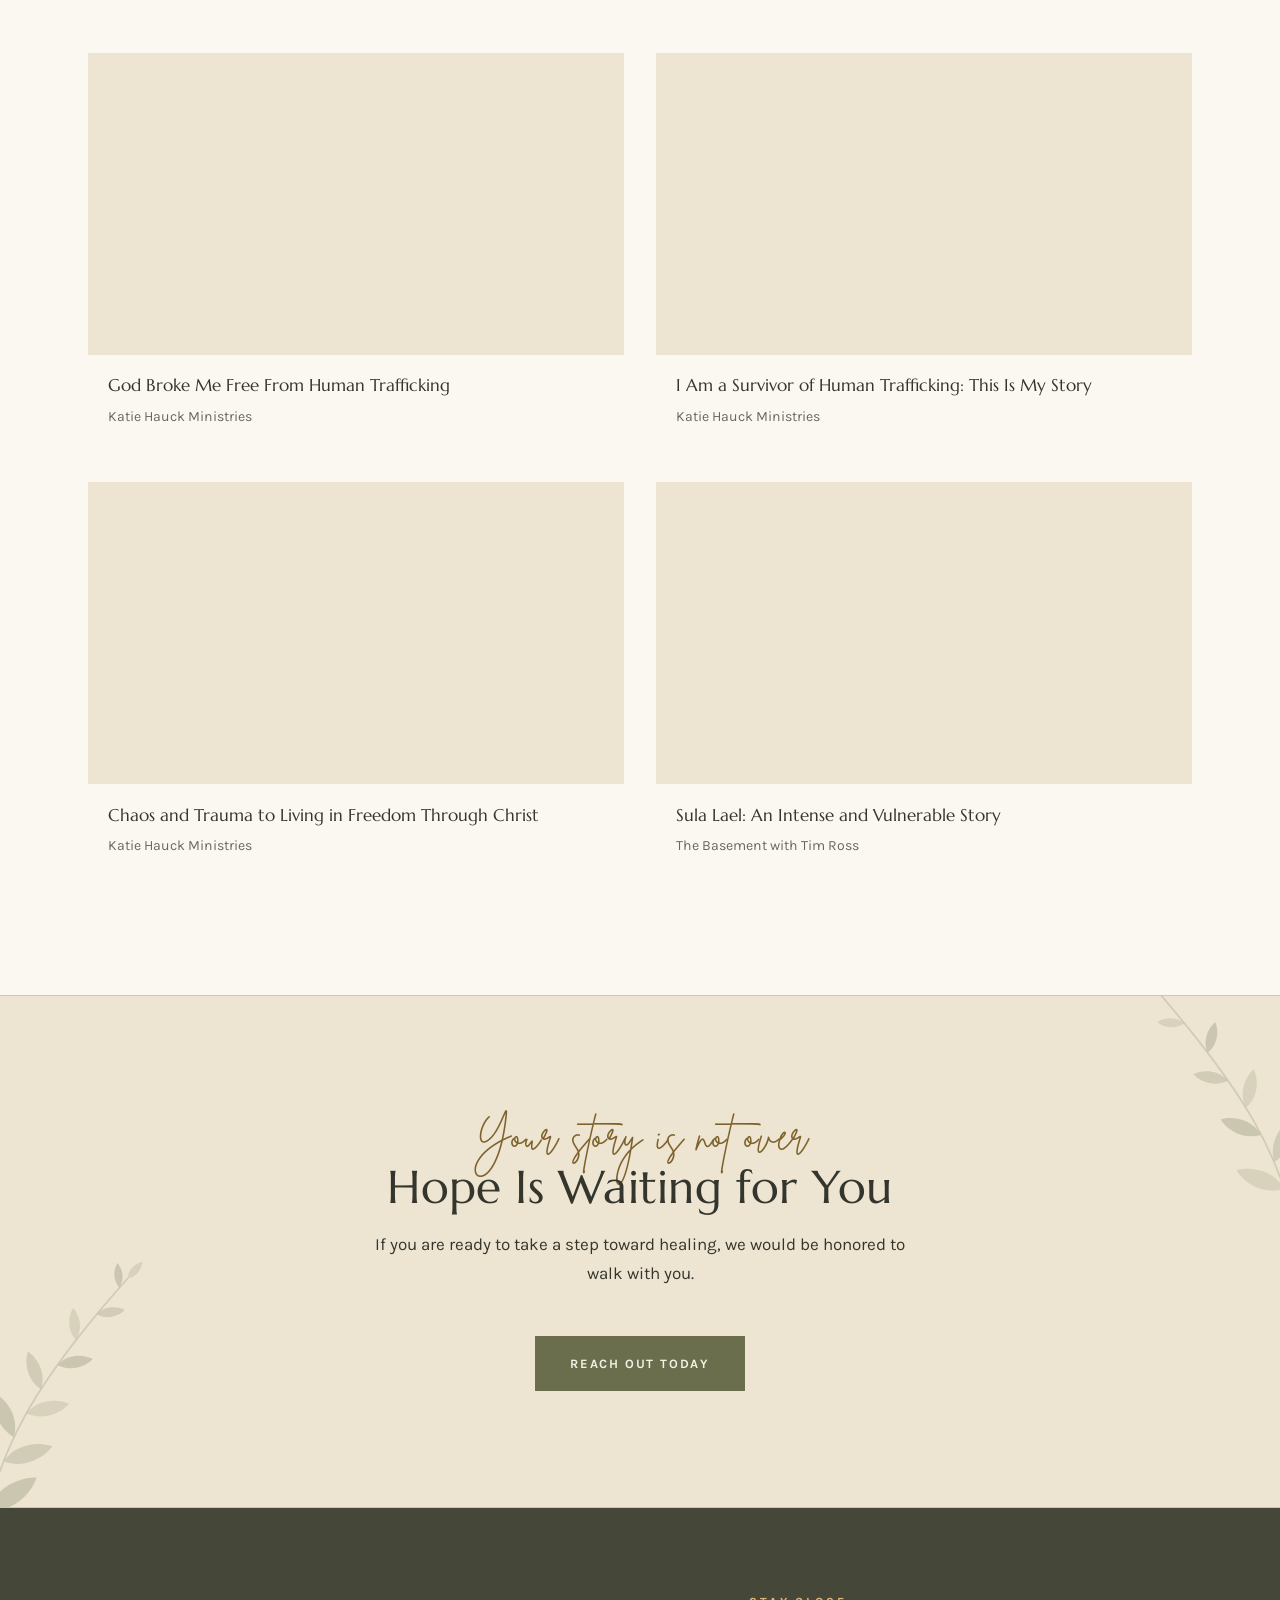
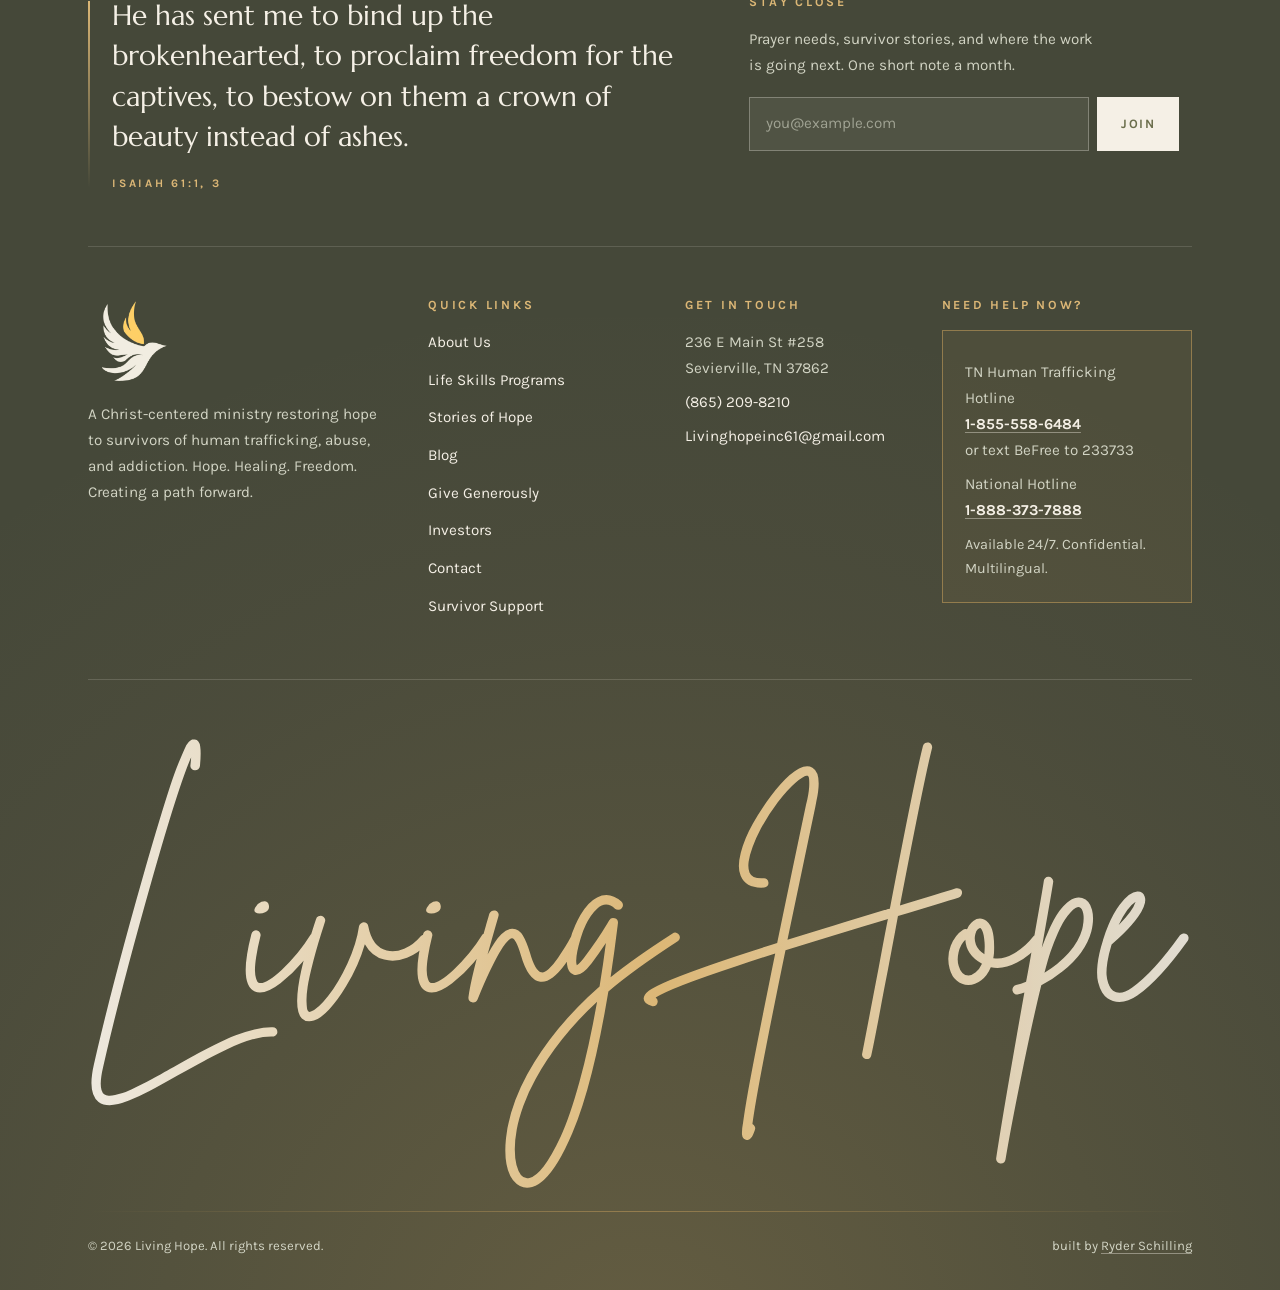
<file: stories.html>
<!DOCTYPE html>
<html lang="en">
<head>
<meta charset="UTF-8">
<meta name="viewport" content="width=device-width, initial-scale=1">
<title>Stories of Hope | Living Hope</title>
<meta name="description" content="Survivor testimonies of healing, freedom, and restoration. You are not alone in your struggle.">
<link rel="canonical" href="https://livinghope61.com/stories.html">
<meta property="og:type" content="website">
<meta property="og:site_name" content="Living Hope">
<meta property="og:title" content="Stories of Hope | Living Hope">
<meta property="og:description" content="Survivor testimonies of healing, freedom, and restoration. You are not alone in your struggle.">
<meta property="og:url" content="https://livinghope61.com/stories.html">
<meta property="og:image" content="https://livinghope61.com/assets/img/lh-logo-full.png">
<meta name="twitter:card" content="summary_large_image">
<link rel="icon" type="image/png" sizes="32x32" href="/favicon-32.png">
<link rel="icon" type="image/png" sizes="16x16" href="/favicon-16.png">
<link rel="apple-touch-icon" href="/apple-touch-icon.png">
<link rel="preload" href="/assets/fonts/marcellus-latin-400-normal.woff2" as="font" type="font/woff2" crossorigin>
<link rel="preload" href="/assets/fonts/karla-latin-400-normal.woff2" as="font" type="font/woff2" crossorigin>
<link rel="stylesheet" href="/css/styles.css">
<script type="application/ld+json">
{
  "@context": "https://schema.org",
  "@type": "NonprofitOrganization",
  "name": "Living Hope",
  "alternateName": "Living Hope Isaiah 61",
  "url": "https://livinghope61.com/",
  "logo": "https://livinghope61.com/assets/img/lh-logo-full.png",
  "email": "Livinghopeinc61@gmail.com",
  "telephone": "+18652098210",
  "description": "A Christ-centered ministry restoring hope to survivors of human trafficking, abuse, and addiction in East Tennessee.",
  "address": {
    "@type": "PostalAddress",
    "streetAddress": "236 E Main St #258",
    "addressLocality": "Sevierville",
    "addressRegion": "TN",
    "postalCode": "37862",
    "addressCountry": "US"
  },
  "areaServed": "Tennessee",
  "nonprofitStatus": "Nonprofit"
}
</script>

</head>
<body>
<a class="skip-link" href="#main">Skip to main content</a>
<header class="site-header">
  <div class="container header-inner">
    <a class="brand" href="/" aria-label="Living Hope, home">
      <img class="brand-dove brand-dove--light" src="/assets/img/lh-dove-ivory.png" alt="" width="40" height="40" decoding="async">
      <img class="brand-dove brand-dove--dark" src="/assets/img/lh-dove-olive.png" alt="" width="40" height="40" decoding="async">
      <span class="brand-text"><span class="brand-name">Living Hope</span><span class="brand-tag">Isaiah 61</span></span>
    </a>
    <nav id="primary-nav" class="primary-nav" aria-label="Primary">
      <ul>
        <li><a href="/about.html">About</a></li>
        <li><a href="/programs.html">Programs</a></li>
        <li><a href="/stories.html" aria-current="page">Stories</a></li>
        <li><a href="/blog.html">Blog</a></li>
        <li><a href="/investors.html">Investors</a></li>
        <li><a href="/connect.html">Contact</a></li>
        <li><a href="/survivor-form.html">Survivor Support</a></li>
        <li class="nav-give-mobile"><a href="/give.html">Give Generously</a></li>
      </ul>
    </nav>
    <div class="header-actions">
      <button class="quick-exit" type="button" title="Leave this website quickly. Opens a weather search and removes this page from your Back button.">Quick Exit</button>
      <a class="btn btn--nav" href="/give.html">Give</a>
    </div>
    <button class="nav-toggle" type="button" aria-expanded="false" aria-controls="primary-nav">
      <span></span><span></span><span></span>
      <span class="visually-hidden">Menu</span>
    </button>
  </div>
</header>
<main id="main" tabindex="-1">
<section class="hero hero--short">
  <div class="hero__media" style="background-image:url([data-uri]);"><img src="/assets/img/sunrise-field.jpg" alt="The sun breaking over the treeline of an open field at daybreak" fetchpriority="high" decoding="async"></div>
  <div class="hero__scrim" aria-hidden="true"></div>
  <div class="hero__content">
    <div class="container">
      <p class="script">What God is doing</p>
      <h1>Stories of Hope</h1>
      <p class="lead">The journey from pain to healing is never easy, but through faith, support, and community, transformation is possible.</p>
    </div>
  </div>
  <div class="hero__cue" aria-hidden="true">
    <span>Scroll</span>
    <span class="hero__cue-line"></span>
  </div>
</section>

<section aria-labelledby="stories-intro-h">
  <div class="container container--narrow center">
    <p class="eyebrow">Testimony Is the Spirit of Prophecy</p>
    <h2 id="stories-intro-h">Every Story Matters</h2>
    <p class="mt-4">Alongside our ministry allies, we&rsquo;ve seen God bring deep healing, freedom, and restoration to the women we serve. These testimonies from survivors reveal how true inner healing and deliverance open the door to a new life. They are shared here from the ministries and channels that recorded them.</p>
    <p class="note-strip mt-6" style="text-align:left">A gentle note before you watch: these testimonies speak openly about human trafficking, abuse, and addiction. Take them at your own pace, and know that support is always one click away on our <a href="/survivor-form.html">survivor support page</a>.</p>
  </div>
</section>

<section class="band-surface" aria-labelledby="videos-h">
  <div class="container">
    <h2 id="videos-h" class="visually-hidden">Video testimonies</h2>
    <div class="video-grid">
      <figure class="video-item" data-reveal>
        <div class="frame">
          <iframe src="https://www.youtube-nocookie.com/embed/jLoCa4Qj6VY" title="Video: God broke me free from Human Trafficking, here's my story" loading="lazy" allow="accelerometer; autoplay; clipboard-write; encrypted-media; gyroscope; picture-in-picture" allowfullscreen referrerpolicy="strict-origin-when-cross-origin"></iframe>
        </div>
        <figcaption><strong>God Broke Me Free From Human Trafficking</strong><span>Katie Hauck Ministries</span></figcaption>
      </figure>
      <figure class="video-item" data-reveal>
        <div class="frame">
          <iframe src="https://www.youtube-nocookie.com/embed/FyVibqcpoMA" title="Video: I am a survivor of Human Trafficking! This is my story" loading="lazy" allow="accelerometer; autoplay; clipboard-write; encrypted-media; gyroscope; picture-in-picture" allowfullscreen referrerpolicy="strict-origin-when-cross-origin"></iframe>
        </div>
        <figcaption><strong>I Am a Survivor of Human Trafficking: This Is My Story</strong><span>Katie Hauck Ministries</span></figcaption>
      </figure>
      <figure class="video-item" data-reveal>
        <div class="frame">
          <iframe src="https://www.youtube-nocookie.com/embed/dHRcuWf-XoI" title="Video: Chaos and Trauma to Living In Freedom Through Christ" loading="lazy" allow="accelerometer; autoplay; clipboard-write; encrypted-media; gyroscope; picture-in-picture" allowfullscreen referrerpolicy="strict-origin-when-cross-origin"></iframe>
        </div>
        <figcaption><strong>Chaos and Trauma to Living in Freedom Through Christ</strong><span>Katie Hauck Ministries</span></figcaption>
      </figure>
      <figure class="video-item" data-reveal>
        <div class="frame">
          <iframe src="https://www.youtube-nocookie.com/embed/BiqH4a8KUa4" title="Video: Trafficking Survivor Sula Lael, Intense and Vulnerable Story" loading="lazy" allow="accelerometer; autoplay; clipboard-write; encrypted-media; gyroscope; picture-in-picture" allowfullscreen referrerpolicy="strict-origin-when-cross-origin"></iframe>
        </div>
        <figcaption><strong>Sula Lael: An Intense and Vulnerable Story</strong><span>The Basement with Tim Ross</span></figcaption>
      </figure>
      <!-- PLUG-IN SLOT: Jessie wants a different video of Sula Lael. The one embedded
           above is the fourth video from the old site, standing in until she sends the
           replacement link. Swap the iframe src and the figcaption when it arrives. -->
    </div>
  </div>
</section>

<section class="band-cta center" aria-labelledby="stories-cta-h">
  <span class="botanical botanical--cta-l" aria-hidden="true"><svg class="sprig" viewBox="0 0 200 320" fill="none" xmlns="http://www.w3.org/2000/svg" aria-hidden="true" focusable="false"> <path class="sprig__stem" d="M18.0 304.0 C28.0 214.0 70.0 146.0 152.0 54.0" fill="none" stroke="currentColor" stroke-width="1.60" stroke-linecap="round"/> <path fill="currentColor" class="sprig__leaf sprig__leaf--a" d="M24.1 267.4 C31.4 244.7 53.7 236.1 68.6 236.7 C63.9 250.9 47.9 268.6 24.1 267.4 Z"/> <path fill="currentColor" class="sprig__leaf sprig__leaf--b" d="M30.2 244.3 C10.0 235.0 4.4 213.4 6.7 199.6 C19.3 205.5 34.0 222.3 30.2 244.3 Z"/> <path fill="currentColor" class="sprig__leaf sprig__leaf--c" d="M38.1 221.8 C50.1 204.9 70.9 203.5 83.1 208.0 C75.5 218.5 57.6 229.0 38.1 221.8 Z"/> <path fill="currentColor" class="sprig__leaf sprig__leaf--a" d="M47.7 199.6 C31.1 190.1 28.0 171.1 31.0 159.4 C41.3 165.5 52.7 181.1 47.7 199.6 Z"/> <path fill="currentColor" class="sprig__leaf sprig__leaf--b" d="M59.2 177.6 C70.5 164.1 88.3 164.4 98.3 169.0 C91.1 177.4 75.2 185.1 59.2 177.6 Z"/> <path fill="currentColor" class="sprig__leaf sprig__leaf--c" d="M72.5 155.6 C59.0 146.6 57.5 130.5 60.6 120.9 C69.0 126.6 77.6 140.3 72.5 155.6 Z"/> <path fill="currentColor" class="sprig__leaf sprig__leaf--a" d="M87.6 133.2 C97.6 122.5 112.2 123.5 120.3 127.7 C114.0 134.3 100.5 140.0 87.6 133.2 Z"/> <path fill="currentColor" class="sprig__leaf sprig__leaf--b" d="M104.7 110.3 C95.9 100.7 97.8 87.7 102.2 80.8 C107.7 86.9 111.7 99.3 104.7 110.3 Z"/> <path fill="currentColor" class="sprig__leaf sprig__leaf--c" d="M123.7 86.7 C131.7 78.4 143.2 79.4 149.6 82.8 C144.5 88.0 133.8 92.3 123.7 86.7 Z"/> <path fill="currentColor" class="sprig__leaf sprig__leaf--a" d="M144.7 62.2 C138.0 54.8 139.5 44.9 142.9 39.6 C147.0 44.3 150.1 53.8 144.7 62.2 Z"/> <path fill="currentColor" class="sprig__leaf sprig__leaf--b" d="M152.0 54.0 C152.7 44.8 160.2 39.5 165.9 38.4 C165.4 44.2 161.0 52.3 152.0 54.0 Z"/> </svg></span><span class="botanical botanical--cta-r" aria-hidden="true"><svg class="sprig" viewBox="0 0 200 320" fill="none" xmlns="http://www.w3.org/2000/svg" aria-hidden="true" focusable="false"> <path class="sprig__stem" d="M182.0 304.0 C172.0 216.0 128.0 148.0 46.0 54.0" fill="none" stroke="currentColor" stroke-width="1.60" stroke-linecap="round"/> <path fill="currentColor" class="sprig__leaf sprig__leaf--a" d="M175.8 268.1 C175.1 245.5 192.3 230.9 205.8 226.9 C206.1 241.0 197.5 261.8 175.8 268.1 Z"/> <path fill="currentColor" class="sprig__leaf sprig__leaf--b" d="M168.6 242.5 C148.5 248.5 131.3 236.6 124.5 225.4 C137.1 221.8 157.8 224.6 168.6 242.5 Z"/> <path fill="currentColor" class="sprig__leaf sprig__leaf--c" d="M159.1 217.6 C154.1 198.9 165.5 183.4 176.0 177.4 C179.0 189.1 175.9 208.1 159.1 217.6 Z"/> <path fill="currentColor" class="sprig__leaf sprig__leaf--a" d="M147.3 192.9 C130.4 198.0 115.8 188.1 110.0 178.7 C120.6 175.6 138.1 177.8 147.3 192.9 Z"/> <path fill="currentColor" class="sprig__leaf sprig__leaf--b" d="M133.2 168.1 C126.1 153.8 132.8 139.2 140.3 132.6 C144.7 141.6 145.3 157.6 133.2 168.1 Z"/> <path fill="currentColor" class="sprig__leaf sprig__leaf--c" d="M116.8 143.0 C104.1 149.6 90.9 143.8 84.9 137.1 C92.9 133.0 107.2 132.3 116.8 143.0 Z"/> <path fill="currentColor" class="sprig__leaf sprig__leaf--a" d="M98.0 117.2 C93.0 105.5 98.9 94.2 105.1 89.3 C108.2 96.6 108.1 109.3 98.0 117.2 Z"/> <path fill="currentColor" class="sprig__leaf sprig__leaf--b" d="M76.9 90.4 C67.8 96.8 57.1 93.8 51.8 89.3 C57.5 85.4 68.4 83.3 76.9 90.4 Z"/> <path fill="currentColor" class="sprig__leaf sprig__leaf--c" d="M53.3 62.4 C48.5 54.2 51.9 45.4 56.1 41.2 C59.0 46.3 60.0 55.7 53.3 62.4 Z"/> <path fill="currentColor" class="sprig__leaf sprig__leaf--a" d="M46.0 54.0 C37.4 52.3 33.4 44.6 33.0 39.1 C38.4 40.2 45.5 45.3 46.0 54.0 Z"/> </svg></span>
  <div class="container">
    <p class="script" data-reveal>Your story is not over</p>
    <h2 id="stories-cta-h" data-reveal>Hope Is Waiting for You</h2>
    <p class="max-c mt-2" style="max-width:56ch" data-reveal>If you are ready to take a step toward healing, we would be honored to walk with you.</p>
    <p class="mt-6" data-reveal><a class="btn" href="/survivor-form.html">Reach Out Today</a></p>
  </div>
</section>

</main>
<footer class="site-footer">
  <div class="footer__dawn" aria-hidden="true">
    <span class="footer__glow"></span>
    <span class="footer__horizon"></span>
  </div>
  <div class="container">

    <div class="footer-lede">
      <blockquote class="footer-verse">
        <p>He has sent me to bind up the brokenhearted, to proclaim freedom for the captives, to bestow on them a crown of beauty instead of ashes.</p>
        <cite>Isaiah 61:1, 3</cite>
      </blockquote>

      <div class="footer-signup">
        <h2>Stay Close</h2>
        <p>Prayer needs, survivor stories, and where the work is going next. One short note a month.</p>
        <form class="signup" data-form data-kind="newsletter" data-thanks="Thank you. You are on the list.">
          <div class="hp" aria-hidden="true"><label for="hp-news">Company</label><input id="hp-news" name="company" type="text" tabindex="-1" autocomplete="off"></div>
          <label class="visually-hidden" for="signup-email">Email address</label>
          <div class="signup__row">
            <input id="signup-email" name="Email" type="email" required autocomplete="email" placeholder="you@example.com">
            <button class="btn btn--light" type="submit">Join</button>
          </div>
          <p class="form-status" role="status"></p>
        </form>
      </div>
    </div>

    <div class="footer-grid">
      <div class="footer-brand">
        <img src="/assets/img/lh-dove-ivory.png" alt="Living Hope" width="86" height="86" decoding="async">
        <p>A Christ-centered ministry restoring hope to survivors of human trafficking, abuse, and addiction. Hope. Healing. Freedom. Creating a path forward.</p>
      </div>
      <nav aria-label="Footer">
        <h2>Quick Links</h2>
        <ul class="footer-links">
          <li><a href="/about.html"><span>About Us</span></a></li>
          <li><a href="/programs.html"><span>Life Skills Programs</span></a></li>
          <li><a href="/stories.html"><span>Stories of Hope</span></a></li>
          <li><a href="/blog.html"><span>Blog</span></a></li>
          <li><a href="/give.html"><span>Give Generously</span></a></li>
          <li><a href="/investors.html"><span>Investors</span></a></li>
          <li><a href="/connect.html"><span>Contact</span></a></li>
          <li><a href="/survivor-form.html"><span>Survivor Support</span></a></li>
        </ul>
      </nav>
      <div class="footer-contact">
        <h2>Get in Touch</h2>
        <address>
          <p>236 E Main St #258<br>Sevierville, TN 37862</p>
          <p><a href="tel:+18652098210">(865) 209-8210</a></p>
          <p><a href="mailto:Livinghopeinc61@gmail.com" class="footer-email">Livinghopeinc61@<wbr>gmail.com</a></p>
        </address>
      </div>
      <div class="footer-help">
        <h2>Need Help Now?</h2>
        <div class="hotline-box">
          <p>TN Human Trafficking Hotline<br><a href="tel:18555586484">1-855-558-6484</a><br>or text BeFree to 233733</p>
          <p>National Hotline<br><a href="tel:18883737888">1-888-373-7888</a></p>
          <p class="small">Available 24/7. Confidential. Multilingual.</p>
        </div>
      </div>
    </div>

    <div class="footer-signoff">
      <div class="footer-wordmark-clip">
<svg class="fw" viewBox="36.0 -1032.7 4506.2 1857.7" aria-hidden="true" focusable="false"><defs><linearGradient id="fwGrad" x1="0" y1="0" x2="1" y2="0"><stop offset="0" stop-color="#F5F0E6" stop-opacity=".95"/><stop offset=".52" stop-color="#DCB776"/><stop offset="1" stop-color="#F5F0E6" stop-opacity=".88"/></linearGradient><mask id="fwInk" maskUnits="userSpaceOnUse" x="-84" y="-1153" width="4746" height="2098"><g class="fw-pen" fill="none" stroke="#fff" stroke-width="84" stroke-linecap="round" stroke-linejoin="round"><path d="M466.8 -988.9 L465.4 -969.1 L474.7 -961.1 L473.4 -914.7" style="--l:79;--d:0.01s;--t:0.00s"/><path d="M465.4 -969.1 L438.9 -955.8 L411.1 -886.9 L370.0 -765.0 L301.1 -537.1 L196.4 -163.5 L115.5 150.6 L70.5 348.0 L67.8 379.8 L70.5 410.3 L83.7 439.4 L101.0 450.0 L134.1 452.7 L177.8 443.4 L221.6 426.2 L275.9 399.7 L489.3 280.4 L613.9 218.1 L662.9 198.3 L717.2 182.4 L783.5 173.1" style="--l:2246;--d:0.42s;--t:0.03s"/><path d="M986.3 -281.4 L981.0 -272.1 L962.4 -209.8 L931.9 -143.6 L922.7 -137.0 L900.1 -129.0 L841.8 -66.7 L807.4 -37.6 L779.5 -19.0 L757.0 -9.8 L735.8 -7.1 L715.9 -13.7 L705.3 -29.6 L698.7 -57.5 L700.0 -121.1 L719.9 -220.4" style="--l:627;--d:0.12s;--t:0.56s"/><path d="M928.0 -139.6 L934.6 -135.6 L934.6 -126.4 L909.4 8.8 L909.4 72.4 L914.7 94.9 L924.0 106.8 L939.9 110.8 L961.1 105.5 L995.6 80.3 L1022.1 51.2 L1079.1 -32.3 L1124.1 -123.7 L1148.0 -196.6 L1161.2 -207.2 L1161.2 -250.9" style="--l:717;--d:0.13s;--t:0.70s"/><path d="M1161.2 -207.2 L1178.5 -196.6 L1191.7 -176.7 L1215.6 -154.2 L1232.8 -144.9 L1255.3 -138.3 L1292.4 -137.0 L1320.3 -142.3 L1353.4 -156.8 L1370.6 -168.8 L1403.8 -178.0 L1406.4 -175.4 L1406.4 -164.8 L1398.5 -87.9 L1402.4 -41.6 L1411.7 -19.0 L1418.4 -12.4 L1436.9 -7.1 L1458.1 -9.8 L1487.3 -23.0 L1531.0 -56.1 L1574.7 -98.5 L1606.6 -135.6 L1641.0 -150.2 L1647.6 -174.1 L1666.2 -212.5 L1691.4 -298.6" style="--l:881;--d:0.17s;--t:0.85s"/><path d="M1641.0 -150.2 L1645.0 -144.9 L1645.0 -126.4 L1651.6 -117.1 L1682.1 -131.7 L1709.9 -179.4 L1744.4 -219.1 L1764.3 -225.7 L1780.2 -223.1 L1792.1 -212.5 L1804.0 -190.0 L1830.5 -111.8 L1853.1 -69.4 L1869.0 -54.8 L1887.5 -50.8 L1908.7 -54.8 L1927.3 -66.7 L1947.2 -86.6 L1976.3 -125.0 L2001.5 -137.0 L2043.9 -260.2 L2075.7 -315.8 L2102.2 -345.0 L2123.4 -358.2 L2155.2 -363.5 L2177.8 -358.2 L2199.0 -343.7" style="--l:916;--d:0.17s;--t:1.04s"/><path d="M2001.5 -137.0 L2008.1 -129.0 L2009.5 -103.8 L2014.8 -85.3 L2028.0 -80.0 L2047.9 -86.6 L2071.7 -111.8 L2131.4 -196.6 L2136.7 -201.9 L2161.9 -212.5 L2180.4 -270.8" style="--l:324;--d:0.06s;--t:1.23s"/><path d="M2161.9 -212.5 L2168.5 -205.9 L2168.5 -199.2 L2151.3 -70.7 L2148.6 -31.0 L2152.6 -27.0 L2184.4 -36.3 L2299.7 -123.7 L2429.6 -211.2 L2433.6 -211.2" style="--l:530;--d:0.10s;--t:1.31s"/><path d="M2152.6 -27.0 L2142.0 -8.4 L2140.7 4.8 L2128.7 27.3 L2132.7 34.0 L2130.1 69.7 L2106.2 193.0 L2069.1 350.6 L2036.0 467.2 L2010.8 540.1 L1972.3 630.2 L1944.5 683.2 L1907.4 738.9 L1869.0 776.0 L1847.8 786.6 L1823.9 789.2 L1802.7 783.9 L1785.5 768.0 L1766.9 729.6 L1757.6 672.6 L1761.6 595.8 L1774.9 528.2 L1812.0 422.2 L1846.4 353.3 L1879.6 297.6 L1955.1 191.6 L2006.8 130.7 L2082.4 52.5 L2096.9 39.3 L2127.4 30.0" style="--l:1831;--d:0.34s;--t:1.43s"/><path d="M1652.9 -117.1 L1647.6 -94.6 L1618.5 -12.4 L1607.9 34.0" style="--l:158;--d:0.03s;--t:1.79s"/><path d="M1647.6 -123.7 L1666.2 -143.6" style="--l:27;--d:0.01s;--t:1.84s"/><path d="M1403.8 -178.0 L1418.4 -207.2 L1421.0 -220.4" style="--l:46;--d:0.01s;--t:1.87s"/><path d="M730.5 -323.8 L742.4 -329.1 L754.4 -341.0" style="--l:30;--d:0.01s;--t:1.98s"/><path d="M1431.6 -323.8 L1443.5 -329.1 L1455.5 -341.0" style="--l:30;--d:0.01s;--t:2.08s"/><path d="M2788.8 -432.4 L2751.7 -437.7 L2739.7 -443.0 L2722.5 -458.9 L2714.5 -477.5 L2711.9 -513.3 L2717.2 -550.4 L2747.7 -632.5 L2776.8 -686.8 L2812.6 -742.5 L2857.7 -802.1 L2896.1 -844.5 L2926.6 -871.0 L2951.8 -885.6 L2965.0 -888.2 L2983.6 -885.6 L2992.9 -875.0 L2998.2 -837.9 L2994.2 -791.5 L2876.2 -232.4 L2870.9 -180.7 L2865.6 -176.7 L2865.6 -172.7 L2857.7 -164.8 L2823.2 -160.8 L2760.9 -140.9 L2574.1 -78.7 L2430.9 -25.7 L2368.6 2.2 L2340.8 18.1 L2332.8 36.6 L2339.5 49.9" style="--l:1945;--d:0.37s;--t:2.19s"/><path d="M2857.7 -164.8 L2856.4 -126.4 L2795.4 170.4 L2741.1 459.3 L2729.1 533.5 L2726.5 593.1" style="--l:770;--d:0.14s;--t:2.57s"/><path d="M2870.9 -180.7 L2910.7 -187.3 L3280.5 -301.3 L3314.9 -305.2 L3332.2 -322.5 L3366.6 -326.4 L3582.6 -394.0" style="--l:747;--d:0.14s;--t:2.74s"/><path d="M3332.2 -322.5 L3330.8 -337.0 L3334.8 -371.5 L3377.2 -590.1 L3435.5 -877.6 L3454.1 -961.1 L3462.0 -985.0" style="--l:676;--d:0.13s;--t:2.90s"/><path d="M3318.9 -306.6 L3313.6 -250.9 L3214.2 261.9" style="--l:578;--d:0.11s;--t:3.05s"/><path d="M3956.4 -439.1 L3915.3 -203.2 L3902.1 -171.4 L3868.9 -160.8 L3825.2 -129.0 L3793.4 -114.4 L3754.9 -106.5 L3713.9 -107.8 L3707.2 -113.1 L3707.2 -121.1 L3712.5 -126.4 L3713.9 -199.2 L3704.6 -243.0 L3691.3 -262.8 L3678.1 -266.8 L3659.5 -262.8 L3647.6 -250.9 L3639.6 -231.0 L3631.7 -221.8 L3605.2 -215.1 L3591.9 -203.2 L3576.0 -175.4 L3569.4 -154.2 L3565.4 -123.7 L3572.0 -84.0 L3578.7 -68.1 L3593.3 -49.5 L3610.5 -40.2 L3625.1 -37.6 L3642.3 -38.9 L3658.2 -44.2 L3672.8 -54.8 L3688.7 -72.0 L3698.0 -87.9 L3701.9 -109.1 L3705.9 -113.1" style="--l:1094;--d:0.21s;--t:3.25s"/><path d="M3631.7 -221.8 L3635.7 -219.1 L3638.3 -184.7 L3648.9 -159.5 L3679.4 -129.0 L3705.9 -121.1" style="--l:137;--d:0.03s;--t:3.48s"/><path d="M3903.4 -172.7 L3907.4 -168.8 L3907.4 -151.5 L3918.0 -140.9 L3915.3 -115.8 L3910.0 -98.5 L3907.4 -54.8 L3898.1 -41.6 L3891.5 -8.4 L3886.2 0.8 L3879.5 55.2 L3854.3 173.1 L3797.4 475.2 L3761.6 691.2" style="--l:887;--d:0.17s;--t:3.53s"/><path d="M3886.2 0.8 L3878.2 -7.1 L3872.9 -7.1 L3843.7 -3.1 L3829.2 2.2" style="--l:61;--d:0.01s;--t:3.71s"/><path d="M3907.4 -54.8 L3916.6 -45.5 L3953.7 -53.5 L4018.7 -101.2 L4053.1 -135.6 L4082.3 -174.1 L4106.2 -221.8 L4115.4 -257.5 L4116.8 -302.6 L4112.8 -325.1 L4106.2 -339.7 L4096.9 -349.0 L4082.3 -352.9 L4061.1 -350.3 L4053.1 -346.3 L4029.3 -325.1 L4001.5 -286.7 L3971.0 -227.1 L3945.8 -159.5 L3919.3 -142.3" style="--l:711;--d:0.13s;--t:3.74s"/><path d="M4509.1 -208.5 L4424.2 -99.9 L4343.4 -17.7 L4307.6 10.1 L4279.8 26.0 L4249.3 32.6 L4232.1 31.3 L4209.5 23.4 L4193.6 7.5 L4177.7 -29.6 L4173.8 -56.1 L4173.8 -85.3 L4184.4 -154.2 L4197.6 -199.2 L4222.8 -236.3 L4228.1 -241.6 L4258.6 -250.9 L4307.6 -307.9 L4326.2 -342.3 L4328.8 -366.2 L4320.9 -374.1 L4298.3 -370.2 L4263.9 -337.0 L4229.4 -280.1 L4224.1 -253.6 L4225.4 -240.3" style="--l:1050;--d:0.20s;--t:3.98s"/><path d="M4226.8 -245.6 L4244.0 -262.8" style="--l:24;--d:0.00s;--t:4.20s"/></g></mask></defs><path d="M790.0 156Q798.0 156 803.5 161.5Q809.0 167 809.0 175Q809.0 180 806.0 184.5Q803.0 189 798.5 191.5Q794.0 194 789.0 194Q753.0 193 707.5 205.5Q662.0 218 604.0 246.0Q546.0 274 508.0 294.5Q470.0 315 403.0 352Q327.0 395 289.0 415.5Q251.0 436 203.0 455.0Q155.0 474 124.0 474Q97.0 474 79.0 461Q33.0 426 60.0 308Q135.0 -21 268.0 -486Q300.0 -598 326.5 -685.0Q353.0 -772 371.5 -828.5Q390.0 -885 406.0 -923.5Q422.0 -962 430.5 -981.0Q439.0 -1000 448.0 -1009.0Q457.0 -1018 461.0 -1018.5Q465.0 -1019 472.0 -1018Q490.0 -1016 494.0 -990.0Q498.0 -964 493.0 -910Q492.0 -902 486.0 -897.0Q480.0 -892 472.0 -892.5Q464.0 -893 458.5 -899.0Q453.0 -905 454.0 -913Q456.0 -931 457.0 -946Q405.0 -827 297.0 -446Q169.0 5 98.0 317Q76.0 410 102.0 430Q109.0 435 120.0 436.0Q131.0 437 146.5 433.0Q162.0 429 177.0 424.5Q192.0 420 215.0 409.0Q238.0 398 254.0 390.0Q270.0 382 297.5 367.0Q325.0 352 340.0 343.5Q355.0 335 384.0 319Q440.0 287 469.5 271.0Q499.0 255 551.5 228.5Q604.0 202 639.0 188.5Q674.0 175 715.5 165.0Q757.0 155 790.0 156Z M978.0 -201Q950.0 -157 910.5 -109.5Q871.0 -62 821.5 -24.0Q772.0 14 738.0 14Q726.0 14 717.0 10Q650.0 -19 703.0 -225Q705.0 -233 712.0 -237.0Q719.0 -241 726.5 -239.0Q734.0 -237 738.0 -230.0Q742.0 -223 740.0 -216Q728.0 -168 722.5 -131.5Q717.0 -95 717.5 -76.0Q718.0 -57 721.5 -44.5Q725.0 -32 727.5 -29.5Q730.0 -27 732.0 -26Q758.0 -15 826.5 -78.0Q895.0 -141 945.0 -222Q950.0 -228 957.5 -230.0Q965.0 -232 972.0 -228.0Q979.0 -224 980.5 -216.0Q982.0 -208 978.0 -201ZM736.0 -308Q707.0 -310 718.0 -332Q728.0 -350 744.0 -356Q769.0 -364 774.0 -343Q779.0 -323 759.0 -313Q749.0 -308 736.0 -308Z M1425.0 -191Q1387.0 -147 1338.0 -127.5Q1289.0 -108 1245.0 -120Q1194.0 -133 1166.0 -183Q1141.0 -96 1090.0 -12Q1056.0 45 1021.0 82.5Q986.0 120 958.0 129Q948.0 132 939.0 132Q921.0 132 909.0 120Q851.0 61 967.0 -286Q969.0 -293 976.5 -296.5Q984.0 -300 991.5 -297.5Q999.0 -295 1002.5 -288.0Q1006.0 -281 1003.0 -273Q974.0 -185 956.0 -115.5Q938.0 -46 932.5 -9.5Q927.0 27 928.0 52.0Q929.0 77 931.0 83.5Q933.0 90 936.0 92Q939.0 95 946.0 92Q974.0 83 1016.0 29.0Q1058.0 -25 1095.0 -104.5Q1132.0 -184 1142.0 -255Q1143.0 -262 1148.5 -266.5Q1154.0 -271 1161.0 -272Q1177.0 -272 1180.0 -256Q1196.0 -172 1255.0 -157Q1288.0 -148 1326.5 -164.0Q1365.0 -180 1395.0 -216Q1401.0 -222 1408.5 -222.5Q1416.0 -223 1422.5 -218.0Q1429.0 -213 1429.5 -205.0Q1430.0 -197 1425.0 -191Z M1679.0 -201Q1651.0 -157 1611.5 -109.5Q1572.0 -62 1522.5 -24.0Q1473.0 14 1439.0 14Q1427.0 14 1418.0 10Q1351.0 -19 1404.0 -225Q1406.0 -233 1413.0 -237.0Q1420.0 -241 1427.5 -239.0Q1435.0 -237 1439.0 -230.0Q1443.0 -223 1441.0 -216Q1429.0 -168 1423.5 -131.5Q1418.0 -95 1418.5 -76.0Q1419.0 -57 1422.5 -44.5Q1426.0 -32 1428.5 -29.5Q1431.0 -27 1433.0 -26Q1459.0 -15 1527.5 -78.0Q1596.0 -141 1646.0 -222Q1651.0 -228 1658.5 -230.0Q1666.0 -232 1673.0 -228.0Q1680.0 -224 1681.5 -216.0Q1683.0 -208 1679.0 -201ZM1437.0 -308Q1408.0 -310 1419.0 -332Q1429.0 -350 1445.0 -356Q1470.0 -364 1475.0 -343Q1480.0 -323 1460.0 -313Q1450.0 -308 1437.0 -308Z M2043.0 -197Q2009.0 -137 1984.0 -102.0Q1959.0 -67 1933.0 -47.0Q1907.0 -27 1882.0 -30Q1832.0 -36 1803.0 -138Q1782.0 -207 1767.0 -207Q1764.0 -208 1758.5 -204.5Q1753.0 -201 1741.0 -186.5Q1729.0 -172 1714.5 -147.0Q1700.0 -122 1676.5 -73.0Q1653.0 -24 1626.0 43Q1621.0 55 1608.0 55Q1606.0 55 1604.0 54Q1587.0 50 1589.0 33Q1599.0 -49 1664.0 -272Q1671.0 -295 1674.0 -307Q1677.0 -315 1684.0 -318.5Q1691.0 -322 1698.5 -320.0Q1706.0 -318 1710.0 -311.0Q1714.0 -304 1711.0 -296Q1709.0 -289 1701.0 -261Q1679.0 -184 1667.0 -141Q1699.0 -201 1723.0 -224.0Q1747.0 -247 1769.0 -246Q1795.0 -245 1810.5 -219.0Q1826.0 -193 1840.0 -148Q1862.0 -71 1887.0 -68Q1899.0 -66 1916.5 -81.5Q1934.0 -97 1954.0 -126.5Q1974.0 -156 1984.5 -173.0Q1995.0 -190 2009.0 -216Q2013.0 -223 2021.0 -225.0Q2029.0 -227 2036.0 -223.0Q2043.0 -219 2045.0 -211.5Q2047.0 -204 2043.0 -197Z M2443.0 -195Q2263.0 -78 2160.0 10Q2097.0 390 2013.0 588.0Q1929.0 786 1849.0 808Q1838.0 811 1828.0 811Q1796.0 811 1773.0 783Q1730.0 729 1742.0 610Q1756.0 482 1829.0 348Q1936.0 155 2124.0 -10Q2138.0 -95 2150.0 -188Q2118.0 -140 2091.0 -104Q2049.0 -49 2019.0 -58Q1995.0 -65 1991.0 -102Q1988.0 -137 2001.5 -192.5Q2015.0 -248 2046.0 -302.0Q2077.0 -356 2114.0 -374Q2165.0 -400 2213.0 -357Q2219.0 -351 2219.5 -343.5Q2220.0 -336 2214.5 -330.0Q2209.0 -324 2201.0 -323.5Q2193.0 -323 2187.0 -328Q2151.0 -361 2114.0 -328Q2072.0 -290 2047.0 -207.5Q2022.0 -125 2031.0 -97Q2042.0 -104 2060.0 -127Q2124.0 -211 2163.0 -280Q2171.0 -293 2186.0 -288.5Q2201.0 -284 2199.0 -268Q2185.0 -153 2169.0 -48Q2262.0 -124 2422.0 -227Q2429.0 -232 2436.5 -230.0Q2444.0 -228 2448.5 -221.5Q2453.0 -215 2451.5 -207.0Q2450.0 -199 2443.0 -195ZM1838.0 771Q1865.0 764 1896.5 723.0Q1928.0 682 1965.0 603.0Q2002.0 524 2041.5 381.0Q2081.0 238 2114.0 52Q1956.0 198 1863.0 367Q1833.0 421 1813.5 475.0Q1794.0 529 1786.0 573.0Q1778.0 617 1778.0 654.5Q1778.0 692 1785.0 718.0Q1792.0 744 1803.0 759Q1818.0 777 1838.0 771Z M3603.0 -399Q3604.0 -393 3603.0 -388.5Q3602.0 -384 3599.0 -380.0Q3596.0 -376 3591.0 -374Q3524.0 -353 3342.0 -298Q3328.0 -221 3302.0 -84Q3281.0 23 3271.5 75.0Q3262.0 127 3250.5 186.0Q3239.0 245 3233.0 271Q3230.0 286 3214.0 286Q3212.0 286 3210.0 286Q3203.0 284 3198.5 277.5Q3194.0 271 3196.0 263Q3207.0 207 3264.0 -91Q3288.0 -221 3301.0 -286Q3300.0 -286 3299.5 -285.5Q3299.0 -285 3298.0 -285Q3024.0 -202 2883.0 -158Q2767.0 405 2748.0 551Q2754.0 554 2757.5 561.0Q2761.0 568 2758.0 575Q2753.0 589 2750.0 596.0Q2747.0 603 2741.0 609.5Q2735.0 616 2728.0 616Q2725.0 616 2721.0 615Q2707.0 612 2705.5 594.0Q2704.0 576 2710.0 544Q2716.0 498 2731.0 413Q2758.0 266 2811.0 3Q2825.0 -67 2841.0 -145Q2754.0 -117 2685.0 -94Q2412.0 -4 2353.0 35Q2363.0 42 2361.0 54Q2358.0 70 2342.0 70Q2340.0 70 2338.0 69Q2306.0 63 2304.0 40Q2304.0 24 2325.0 7.5Q2346.0 -9 2410.0 -36Q2494.0 -71 2651.0 -124Q2737.0 -152 2849.0 -188Q2900.0 -435 2967.0 -753L2972.0 -773Q2980.0 -811 2980.0 -835.5Q2980.0 -860 2978.0 -864.5Q2976.0 -869 2974.0 -870.0Q2972.0 -871 2967.5 -870.0Q2963.0 -869 2951.0 -862.0Q2939.0 -855 2925.0 -843Q2890.0 -813 2851.5 -762.0Q2813.0 -711 2783.0 -656Q2762.0 -616 2749.0 -581.0Q2736.0 -546 2732.5 -519.5Q2729.0 -493 2736.0 -476Q2747.0 -449 2793.0 -452Q2801.0 -453 2807.0 -447.5Q2813.0 -442 2813.5 -434.0Q2814.0 -426 2809.0 -420.0Q2804.0 -414 2796.0 -414Q2722.0 -409 2700.0 -462Q2685.0 -497 2700.5 -556.5Q2716.0 -616 2749.5 -675.0Q2783.0 -734 2823.5 -787.5Q2864.0 -841 2899.0 -872Q2959.0 -924 2993.0 -903Q3034.0 -879 3009.0 -766L3005.0 -745Q2941.0 -440 2891.0 -201Q3027.0 -243 3287.0 -322Q3290.0 -323 3294.0 -324.0Q3298.0 -325 3302.0 -326.5Q3306.0 -328 3309.0 -328Q3411.0 -863 3444.0 -992Q3446.0 -1000 3453.0 -1004.0Q3460.0 -1008 3467.5 -1006.0Q3475.0 -1004 3479.0 -997.0Q3483.0 -990 3481.0 -983Q3449.0 -857 3350.0 -341Q3514.0 -390 3579.0 -411Q3586.0 -413 3593.5 -409.5Q3601.0 -406 3603.0 -399Z M3926.0 -191Q3885.0 -138 3828.0 -108.0Q3771.0 -78 3721.0 -89Q3707.0 -55 3682.0 -35.5Q3657.0 -16 3630.0 -16H3629.0Q3602.0 -17 3581.5 -34.5Q3561.0 -52 3553.0 -83Q3540.0 -132 3557.5 -176.5Q3575.0 -221 3608.0 -242Q3615.0 -247 3624.0 -244Q3633.0 -266 3649.5 -278.0Q3666.0 -290 3684.0 -287Q3694.0 -285 3702.5 -278.5Q3711.0 -272 3719.5 -258.0Q3728.0 -244 3732.0 -215.0Q3736.0 -186 3734.0 -146Q3733.0 -136 3731.0 -126Q3769.0 -118 3815.5 -145.0Q3862.0 -172 3895.0 -215Q3900.0 -221 3908.0 -222.0Q3916.0 -223 3922.5 -218.0Q3929.0 -213 3930.0 -205.0Q3931.0 -197 3926.0 -191ZM3630.0 -55Q3644.0 -55 3659.5 -68.0Q3675.0 -81 3685.0 -103Q3620.0 -139 3617.0 -201Q3597.0 -182 3589.5 -150.0Q3582.0 -118 3590.0 -94Q3601.0 -55 3630.0 -55ZM3695.0 -148Q3697.0 -172 3695.5 -189.5Q3694.0 -207 3692.0 -218.0Q3690.0 -229 3687.0 -236.0Q3684.0 -243 3681.5 -246.0Q3679.0 -249 3678.0 -249H3677.0Q3673.0 -249 3667.0 -242.5Q3661.0 -236 3658.0 -225Q3652.0 -204 3660.0 -182.0Q3668.0 -160 3695.0 -142Q3695.0 -145 3695.0 -148Z M4094.0 -371Q4124.0 -362 4134.0 -323.5Q4144.0 -285 4131.0 -234Q4107.0 -146 4013.0 -71Q3974.0 -39 3927.0 -15Q3891.0 132 3846.5 350.5Q3802.0 569 3781.0 696Q3778.0 712 3762.0 712Q3760.0 712 3759.0 712Q3754.0 711 3750.0 708.0Q3746.0 705 3744.0 700.0Q3742.0 695 3743.0 690Q3769.0 515 3858.0 14Q3846.0 18 3834.0 21Q3826.0 24 3819.0 20.0Q3812.0 16 3810.0 8.0Q3808.0 0 3812.0 -7.0Q3816.0 -14 3824.0 -16Q3844.0 -21 3865.0 -30Q3872.0 -65 3884.0 -134Q3936.0 -426 3937.0 -439Q3937.0 -447 3942.5 -452.5Q3948.0 -458 3955.0 -458Q3963.0 -459 3969.0 -453.5Q3975.0 -448 3976.0 -440Q3976.0 -432 3929.0 -168Q3944.0 -210 3959.5 -244.0Q3975.0 -278 3988.5 -300.0Q4002.0 -322 4016.0 -337.0Q4030.0 -352 4041.0 -359.5Q4052.0 -367 4062.5 -370.5Q4073.0 -374 4080.5 -373.5Q4088.0 -373 4094.0 -371ZM4094.0 -244Q4103.0 -283 4098.5 -307.0Q4094.0 -331 4083.0 -334Q4082.0 -335 4080.0 -335Q4074.0 -335 4066.5 -330.5Q4059.0 -326 4047.0 -313.5Q4035.0 -301 4022.5 -281.5Q4010.0 -262 3994.5 -228.0Q3979.0 -194 3964.0 -150Q3954.0 -120 3940.0 -66Q3997.0 -101 4038.5 -147.0Q4080.0 -193 4094.0 -244Z M4525.0 -197Q4412.0 -39 4319.0 27Q4282.0 53 4246.0 53Q4218.0 53 4197.0 38Q4185.0 29 4175.5 14.0Q4166.0 -1 4159.0 -28.0Q4152.0 -55 4156.5 -99.0Q4161.0 -143 4179.0 -199V-200Q4207.0 -291 4247.0 -344.0Q4287.0 -397 4319.0 -398Q4342.0 -399 4349.0 -378Q4360.0 -349 4323.0 -296.0Q4286.0 -243 4214.0 -182Q4202.0 -143 4197.0 -110.0Q4192.0 -77 4193.5 -57.5Q4195.0 -38 4200.5 -23.5Q4206.0 -9 4210.5 -3.0Q4215.0 3 4220.0 7Q4250.0 29 4297.0 -5Q4385.0 -67 4493.0 -219Q4498.0 -225 4506.0 -226.5Q4514.0 -228 4520.5 -223.5Q4527.0 -219 4528.0 -211.0Q4529.0 -203 4525.0 -197ZM4312.0 -356Q4277.0 -334 4243.0 -261Q4301.0 -319 4312.0 -356Z" fill="url(#fwGrad)" mask="url(#fwInk)"/></svg>
      </div>
    </div>

    <div class="footer-bottom">
      <span>&copy; <span id="yr">2026</span> Living Hope. All rights reserved.</span>
      <span class="footer__credit">built by <a href="https://ryderschilling.com" rel="noopener">Ryder Schilling</a></span>
    </div>
  </div>
</footer>
<script src="/js/main.js" defer></script>
</body>
</html>
</file>
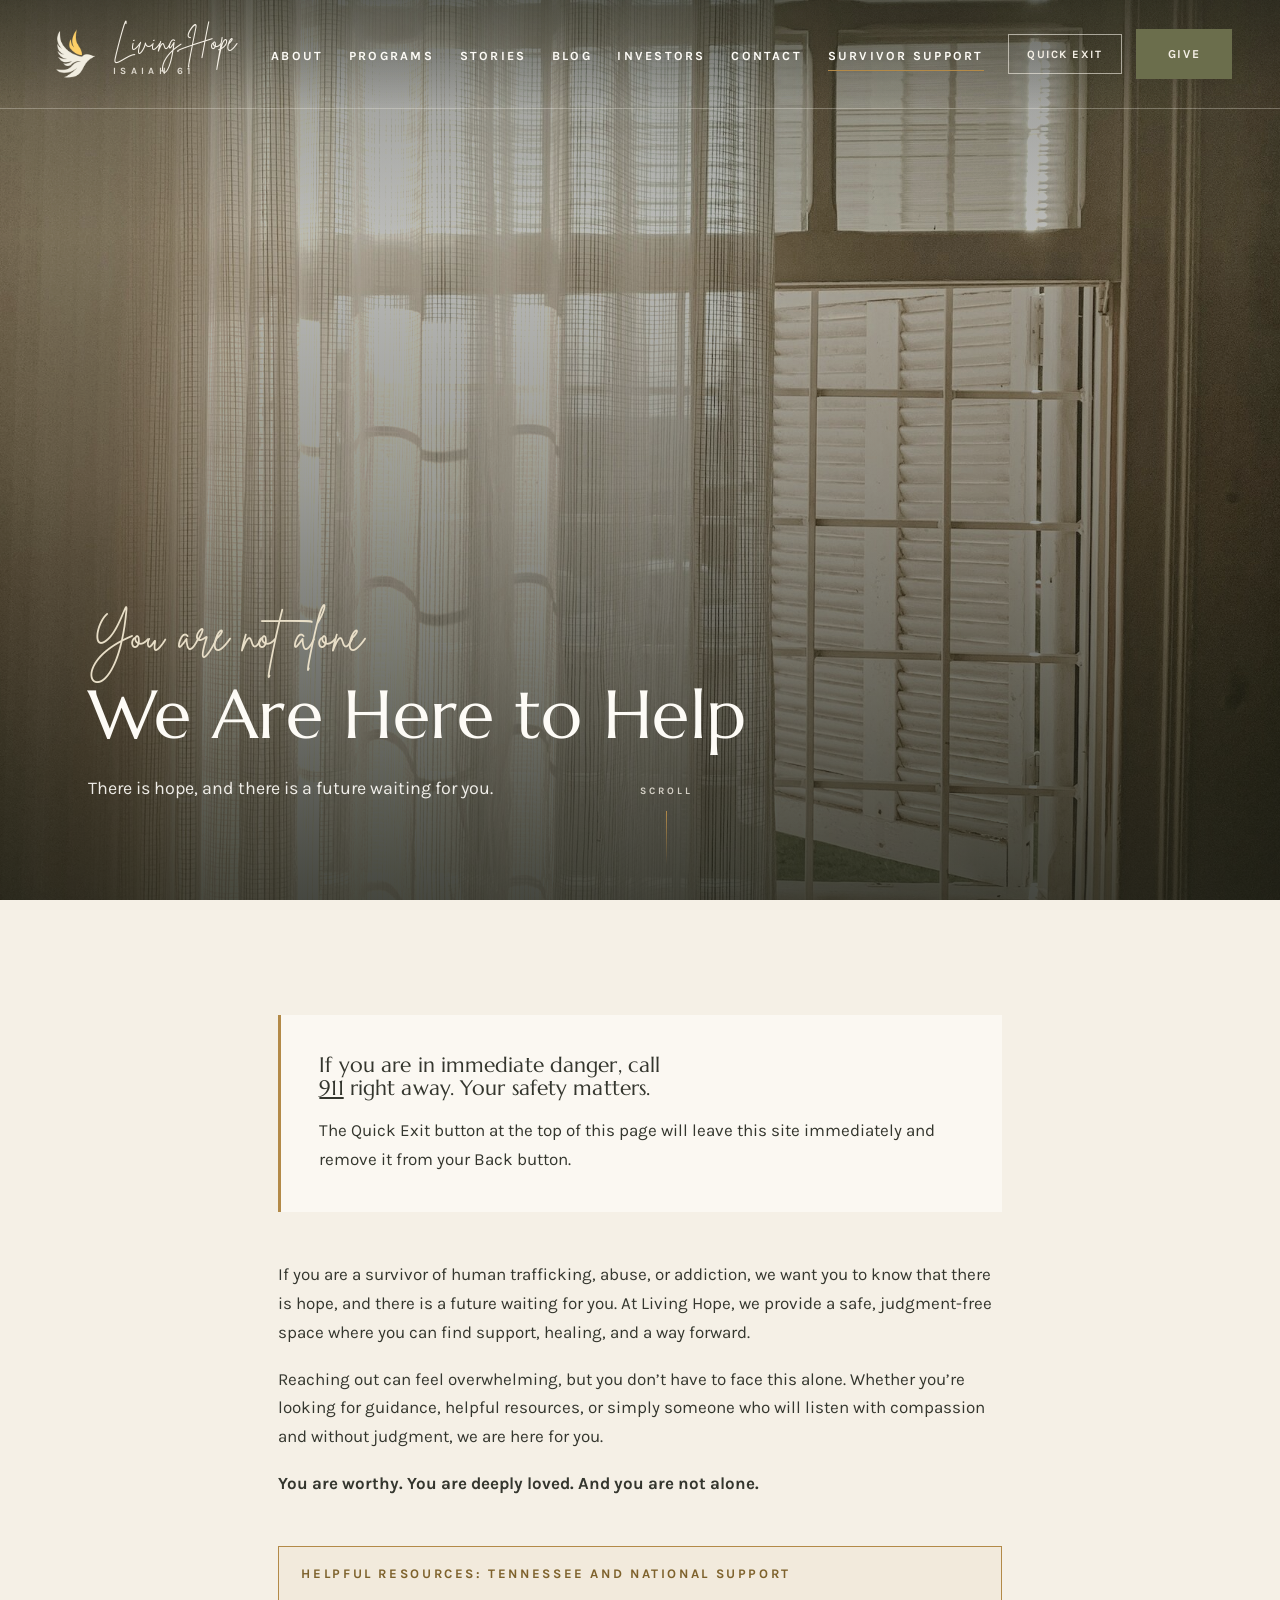
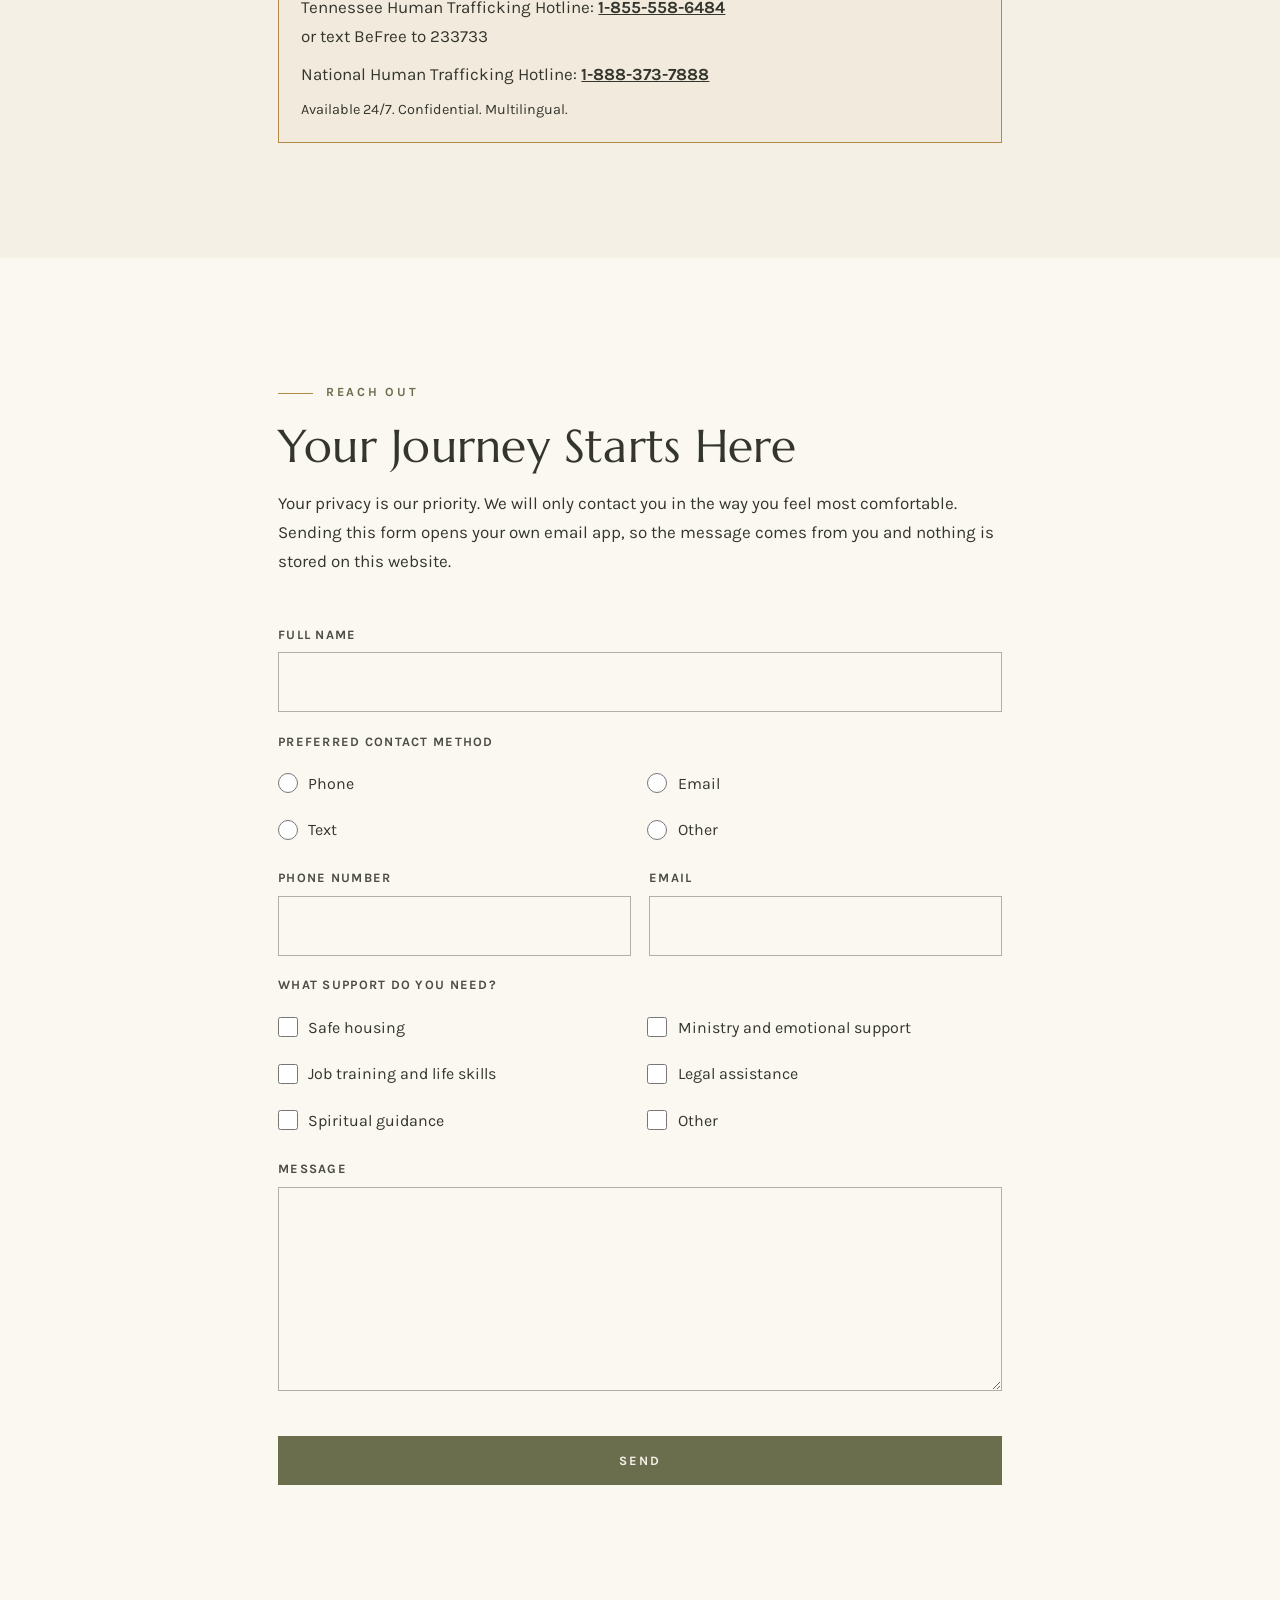
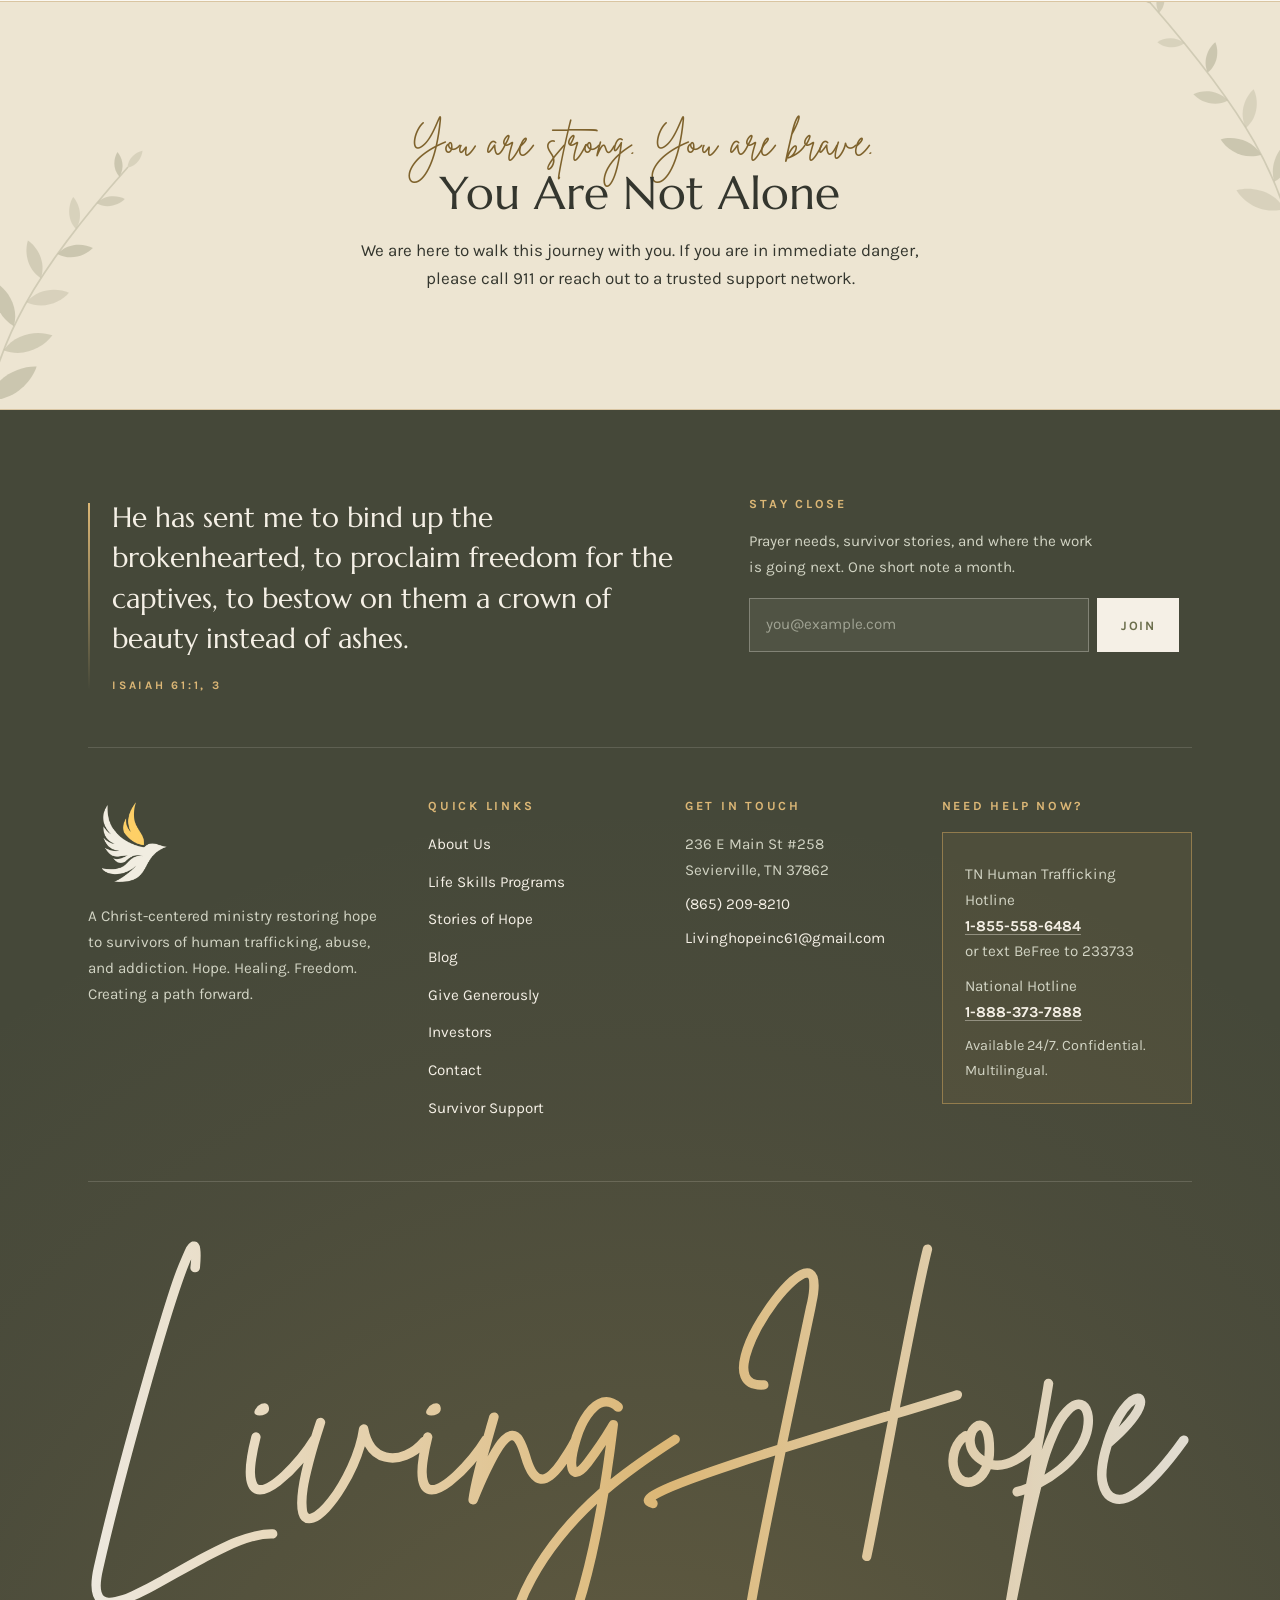
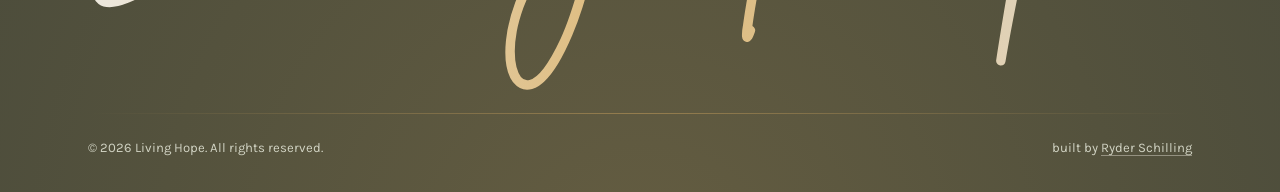
<file: survivor-form.html>
<!DOCTYPE html>
<html lang="en">
<head>
<meta charset="UTF-8">
<meta name="viewport" content="width=device-width, initial-scale=1">
<title>Survivor Support | Living Hope</title>
<meta name="description" content="A safe, confidential way for survivors of trafficking, abuse, or addiction to reach out for support. You are worthy. You are loved. You are not alone.">
<link rel="canonical" href="https://livinghope61.com/survivor-form.html">
<meta property="og:type" content="website">
<meta property="og:site_name" content="Living Hope">
<meta property="og:title" content="Survivor Support | Living Hope">
<meta property="og:description" content="A safe, confidential way for survivors of trafficking, abuse, or addiction to reach out for support. You are worthy. You are loved. You are not alone.">
<meta property="og:url" content="https://livinghope61.com/survivor-form.html">
<meta property="og:image" content="https://livinghope61.com/assets/img/lh-logo-full.png">
<meta name="twitter:card" content="summary_large_image">
<link rel="icon" type="image/png" sizes="32x32" href="/favicon-32.png">
<link rel="icon" type="image/png" sizes="16x16" href="/favicon-16.png">
<link rel="apple-touch-icon" href="/apple-touch-icon.png">
<link rel="preload" href="/assets/fonts/marcellus-latin-400-normal.woff2" as="font" type="font/woff2" crossorigin>
<link rel="preload" href="/assets/fonts/karla-latin-400-normal.woff2" as="font" type="font/woff2" crossorigin>
<link rel="stylesheet" href="/css/styles.css">
<script type="application/ld+json">
{
  "@context": "https://schema.org",
  "@type": "NonprofitOrganization",
  "name": "Living Hope",
  "alternateName": "Living Hope Isaiah 61",
  "url": "https://livinghope61.com/",
  "logo": "https://livinghope61.com/assets/img/lh-logo-full.png",
  "email": "Livinghopeinc61@gmail.com",
  "telephone": "+18652098210",
  "description": "A Christ-centered ministry restoring hope to survivors of human trafficking, abuse, and addiction in East Tennessee.",
  "address": {
    "@type": "PostalAddress",
    "streetAddress": "236 E Main St #258",
    "addressLocality": "Sevierville",
    "addressRegion": "TN",
    "postalCode": "37862",
    "addressCountry": "US"
  },
  "areaServed": "Tennessee",
  "nonprofitStatus": "Nonprofit"
}
</script>

</head>
<body>
<a class="skip-link" href="#main">Skip to main content</a>
<header class="site-header">
  <div class="container header-inner">
    <a class="brand" href="/" aria-label="Living Hope, home">
      <img class="brand-dove brand-dove--light" src="/assets/img/lh-dove-ivory.png" alt="" width="40" height="40" decoding="async">
      <img class="brand-dove brand-dove--dark" src="/assets/img/lh-dove-olive.png" alt="" width="40" height="40" decoding="async">
      <span class="brand-text"><span class="brand-name">Living Hope</span><span class="brand-tag">Isaiah 61</span></span>
    </a>
    <nav id="primary-nav" class="primary-nav" aria-label="Primary">
      <ul>
        <li><a href="/about.html">About</a></li>
        <li><a href="/programs.html">Programs</a></li>
        <li><a href="/stories.html">Stories</a></li>
        <li><a href="/blog.html">Blog</a></li>
        <li><a href="/investors.html">Investors</a></li>
        <li><a href="/connect.html">Contact</a></li>
        <li><a href="/survivor-form.html" aria-current="page">Survivor Support</a></li>
        <li class="nav-give-mobile"><a href="/give.html">Give Generously</a></li>
      </ul>
    </nav>
    <div class="header-actions">
      <button class="quick-exit" type="button" title="Leave this website quickly. Opens a weather search and removes this page from your Back button.">Quick Exit</button>
      <a class="btn btn--nav" href="/give.html">Give</a>
    </div>
    <button class="nav-toggle" type="button" aria-expanded="false" aria-controls="primary-nav">
      <span></span><span></span><span></span>
      <span class="visually-hidden">Menu</span>
    </button>
  </div>
</header>
<main id="main" tabindex="-1">
<section class="hero hero--short">
  <div class="hero__media" style="background-image:url([data-uri]);"><img src="/assets/img/window-light.jpg" alt="Soft daylight coming through a sheer curtain by a window" fetchpriority="high" decoding="async"></div>
  <div class="hero__scrim" aria-hidden="true"></div>
  <div class="hero__content">
    <div class="container">
      <p class="script">You are not alone</p>
      <h1>We Are Here to Help</h1>
      <p class="lead">There is hope, and there is a future waiting for you.</p>
    </div>
  </div>
  <div class="hero__cue" aria-hidden="true">
    <span>Scroll</span>
    <span class="hero__cue-line"></span>
  </div>
</section>

<section aria-labelledby="safety-h">
  <div class="container container--narrow">
    <div class="panel" style="border-left: 3px solid var(--gold)">
      <h2 id="safety-h" style="font-size:1.3rem">If you are in immediate danger, call <a href="tel:911">911</a> right away. Your safety matters.</h2>
      <p class="mt-2">The Quick Exit button at the top of this page will leave this site immediately and remove it from your Back button.</p>
    </div>
    <div class="prose mt-6">
      <p>If you are a survivor of human trafficking, abuse, or addiction, we want you to know that there is hope, and there is a future waiting for you. At Living Hope, we provide a safe, judgment-free space where you can find support, healing, and a way forward.</p>
      <p>Reaching out can feel overwhelming, but you don&rsquo;t have to face this alone. Whether you&rsquo;re looking for guidance, helpful resources, or simply someone who will listen with compassion and without judgment, we are here for you.</p>
      <p><strong>You are worthy. You are deeply loved. And you are not alone.</strong></p>
    </div>
    <div class="hotline-box mt-6" style="border-color:var(--gold);color:var(--ink)">
      <h2 style="font-size:.82rem;letter-spacing:.2em;text-transform:uppercase;font-family:var(--font-body);font-weight:700;color:var(--gold-deep);margin-bottom:.75rem">Helpful Resources: Tennessee and National Support</h2>
      <p>Tennessee Human Trafficking Hotline: <a href="tel:18555586484" style="color:var(--ink)"><strong>1-855-558-6484</strong></a><br>or text BeFree to 233733</p>
      <p>National Human Trafficking Hotline: <a href="tel:18883737888" style="color:var(--ink)"><strong>1-888-373-7888</strong></a></p>
      <p class="small">Available 24/7. Confidential. Multilingual.</p>
    </div>
  </div>
</section>

<section class="band-surface" aria-labelledby="reach-h">
  <div class="container container--narrow">
    <p class="eyebrow">Reach Out</p>
    <h2 id="reach-h">Your Journey Starts Here</h2>
    <p class="mt-2">Your privacy is our priority. We will only contact you in the way you feel most comfortable. Sending this form opens your own email app, so the message comes from you and nothing is stored on this website.</p>
    <form class="mt-6" data-form data-kind="survivor" data-critical novalidate data-thanks="Your message has been sent privately to Living Hope. Nothing has been saved on this device. Someone will reach out using the contact method you chose.">
      <div class="hp" aria-hidden="true"><label for="hp-survivor">Company</label><input id="hp-survivor" name="company" type="text" tabindex="-1" autocomplete="off"></div>
      <div>
        <label for="s-name">Full Name</label>
        <input type="text" id="s-name" name="name" autocomplete="name" required>
      </div>
      <fieldset>
        <legend>Preferred Contact Method</legend>
        <div class="choice-grid">
          <label class="choice"><input type="radio" name="contact-method" value="Phone" required> Phone</label>
          <label class="choice"><input type="radio" name="contact-method" value="Email"> Email</label>
          <label class="choice"><input type="radio" name="contact-method" value="Text"> Text</label>
          <label class="choice"><input type="radio" name="contact-method" value="Other"> Other</label>
        </div>
      </fieldset>
      <div class="form-row">
        <div>
          <label for="s-phone">Phone Number</label>
          <input type="tel" id="s-phone" name="phone" autocomplete="tel">
        </div>
        <div>
          <label for="s-email">Email</label>
          <input type="email" id="s-email" name="email" autocomplete="email">
        </div>
      </div>
      <fieldset>
        <legend>What Support Do You Need?</legend>
        <div class="choice-grid">
          <label class="choice"><input type="checkbox" name="support" value="Safe housing"> Safe housing</label>
          <label class="choice"><input type="checkbox" name="support" value="Ministry and emotional support"> Ministry and emotional support</label>
          <label class="choice"><input type="checkbox" name="support" value="Job training and life skills"> Job training and life skills</label>
          <label class="choice"><input type="checkbox" name="support" value="Legal assistance"> Legal assistance</label>
          <label class="choice"><input type="checkbox" name="support" value="Spiritual guidance"> Spiritual guidance</label>
          <label class="choice"><input type="checkbox" name="support" value="Other"> Other</label>
        </div>
      </fieldset>
      <div>
        <label for="s-message">Message</label>
        <textarea id="s-message" name="message" rows="6"></textarea>
      </div>
      <p class="form-status" role="status"></p>
      <button type="submit" class="btn">Send</button>
    </form>
  </div>
</section>

<section class="band-cta center" aria-label="Encouragement">
  <span class="botanical botanical--cta-l" aria-hidden="true"><svg class="sprig" viewBox="0 0 200 320" fill="none" xmlns="http://www.w3.org/2000/svg" aria-hidden="true" focusable="false"> <path class="sprig__stem" d="M18.0 304.0 C28.0 214.0 70.0 146.0 152.0 54.0" fill="none" stroke="currentColor" stroke-width="1.60" stroke-linecap="round"/> <path fill="currentColor" class="sprig__leaf sprig__leaf--a" d="M24.1 267.4 C31.4 244.7 53.7 236.1 68.6 236.7 C63.9 250.9 47.9 268.6 24.1 267.4 Z"/> <path fill="currentColor" class="sprig__leaf sprig__leaf--b" d="M30.2 244.3 C10.0 235.0 4.4 213.4 6.7 199.6 C19.3 205.5 34.0 222.3 30.2 244.3 Z"/> <path fill="currentColor" class="sprig__leaf sprig__leaf--c" d="M38.1 221.8 C50.1 204.9 70.9 203.5 83.1 208.0 C75.5 218.5 57.6 229.0 38.1 221.8 Z"/> <path fill="currentColor" class="sprig__leaf sprig__leaf--a" d="M47.7 199.6 C31.1 190.1 28.0 171.1 31.0 159.4 C41.3 165.5 52.7 181.1 47.7 199.6 Z"/> <path fill="currentColor" class="sprig__leaf sprig__leaf--b" d="M59.2 177.6 C70.5 164.1 88.3 164.4 98.3 169.0 C91.1 177.4 75.2 185.1 59.2 177.6 Z"/> <path fill="currentColor" class="sprig__leaf sprig__leaf--c" d="M72.5 155.6 C59.0 146.6 57.5 130.5 60.6 120.9 C69.0 126.6 77.6 140.3 72.5 155.6 Z"/> <path fill="currentColor" class="sprig__leaf sprig__leaf--a" d="M87.6 133.2 C97.6 122.5 112.2 123.5 120.3 127.7 C114.0 134.3 100.5 140.0 87.6 133.2 Z"/> <path fill="currentColor" class="sprig__leaf sprig__leaf--b" d="M104.7 110.3 C95.9 100.7 97.8 87.7 102.2 80.8 C107.7 86.9 111.7 99.3 104.7 110.3 Z"/> <path fill="currentColor" class="sprig__leaf sprig__leaf--c" d="M123.7 86.7 C131.7 78.4 143.2 79.4 149.6 82.8 C144.5 88.0 133.8 92.3 123.7 86.7 Z"/> <path fill="currentColor" class="sprig__leaf sprig__leaf--a" d="M144.7 62.2 C138.0 54.8 139.5 44.9 142.9 39.6 C147.0 44.3 150.1 53.8 144.7 62.2 Z"/> <path fill="currentColor" class="sprig__leaf sprig__leaf--b" d="M152.0 54.0 C152.7 44.8 160.2 39.5 165.9 38.4 C165.4 44.2 161.0 52.3 152.0 54.0 Z"/> </svg></span><span class="botanical botanical--cta-r" aria-hidden="true"><svg class="sprig" viewBox="0 0 200 320" fill="none" xmlns="http://www.w3.org/2000/svg" aria-hidden="true" focusable="false"> <path class="sprig__stem" d="M182.0 304.0 C172.0 216.0 128.0 148.0 46.0 54.0" fill="none" stroke="currentColor" stroke-width="1.60" stroke-linecap="round"/> <path fill="currentColor" class="sprig__leaf sprig__leaf--a" d="M175.8 268.1 C175.1 245.5 192.3 230.9 205.8 226.9 C206.1 241.0 197.5 261.8 175.8 268.1 Z"/> <path fill="currentColor" class="sprig__leaf sprig__leaf--b" d="M168.6 242.5 C148.5 248.5 131.3 236.6 124.5 225.4 C137.1 221.8 157.8 224.6 168.6 242.5 Z"/> <path fill="currentColor" class="sprig__leaf sprig__leaf--c" d="M159.1 217.6 C154.1 198.9 165.5 183.4 176.0 177.4 C179.0 189.1 175.9 208.1 159.1 217.6 Z"/> <path fill="currentColor" class="sprig__leaf sprig__leaf--a" d="M147.3 192.9 C130.4 198.0 115.8 188.1 110.0 178.7 C120.6 175.6 138.1 177.8 147.3 192.9 Z"/> <path fill="currentColor" class="sprig__leaf sprig__leaf--b" d="M133.2 168.1 C126.1 153.8 132.8 139.2 140.3 132.6 C144.7 141.6 145.3 157.6 133.2 168.1 Z"/> <path fill="currentColor" class="sprig__leaf sprig__leaf--c" d="M116.8 143.0 C104.1 149.6 90.9 143.8 84.9 137.1 C92.9 133.0 107.2 132.3 116.8 143.0 Z"/> <path fill="currentColor" class="sprig__leaf sprig__leaf--a" d="M98.0 117.2 C93.0 105.5 98.9 94.2 105.1 89.3 C108.2 96.6 108.1 109.3 98.0 117.2 Z"/> <path fill="currentColor" class="sprig__leaf sprig__leaf--b" d="M76.9 90.4 C67.8 96.8 57.1 93.8 51.8 89.3 C57.5 85.4 68.4 83.3 76.9 90.4 Z"/> <path fill="currentColor" class="sprig__leaf sprig__leaf--c" d="M53.3 62.4 C48.5 54.2 51.9 45.4 56.1 41.2 C59.0 46.3 60.0 55.7 53.3 62.4 Z"/> <path fill="currentColor" class="sprig__leaf sprig__leaf--a" d="M46.0 54.0 C37.4 52.3 33.4 44.6 33.0 39.1 C38.4 40.2 45.5 45.3 46.0 54.0 Z"/> </svg></span>
  <div class="container">
    <p class="script" data-reveal>You are strong. You are brave.</p>
    <h2 data-reveal>You Are Not Alone</h2>
    <p class="max-c mt-2" style="max-width:56ch" data-reveal>We are here to walk this journey with you. If you are in immediate danger, please call 911 or reach out to a trusted support network.</p>
  </div>
</section>

</main>
<footer class="site-footer">
  <div class="footer__dawn" aria-hidden="true">
    <span class="footer__glow"></span>
    <span class="footer__horizon"></span>
  </div>
  <div class="container">

    <div class="footer-lede">
      <blockquote class="footer-verse">
        <p>He has sent me to bind up the brokenhearted, to proclaim freedom for the captives, to bestow on them a crown of beauty instead of ashes.</p>
        <cite>Isaiah 61:1, 3</cite>
      </blockquote>

      <div class="footer-signup">
        <h2>Stay Close</h2>
        <p>Prayer needs, survivor stories, and where the work is going next. One short note a month.</p>
        <form class="signup" data-form data-kind="newsletter" data-thanks="Thank you. You are on the list.">
          <div class="hp" aria-hidden="true"><label for="hp-news">Company</label><input id="hp-news" name="company" type="text" tabindex="-1" autocomplete="off"></div>
          <label class="visually-hidden" for="signup-email">Email address</label>
          <div class="signup__row">
            <input id="signup-email" name="Email" type="email" required autocomplete="email" placeholder="you@example.com">
            <button class="btn btn--light" type="submit">Join</button>
          </div>
          <p class="form-status" role="status"></p>
        </form>
      </div>
    </div>

    <div class="footer-grid">
      <div class="footer-brand">
        <img src="/assets/img/lh-dove-ivory.png" alt="Living Hope" width="86" height="86" decoding="async">
        <p>A Christ-centered ministry restoring hope to survivors of human trafficking, abuse, and addiction. Hope. Healing. Freedom. Creating a path forward.</p>
      </div>
      <nav aria-label="Footer">
        <h2>Quick Links</h2>
        <ul class="footer-links">
          <li><a href="/about.html"><span>About Us</span></a></li>
          <li><a href="/programs.html"><span>Life Skills Programs</span></a></li>
          <li><a href="/stories.html"><span>Stories of Hope</span></a></li>
          <li><a href="/blog.html"><span>Blog</span></a></li>
          <li><a href="/give.html"><span>Give Generously</span></a></li>
          <li><a href="/investors.html"><span>Investors</span></a></li>
          <li><a href="/connect.html"><span>Contact</span></a></li>
          <li><a href="/survivor-form.html"><span>Survivor Support</span></a></li>
        </ul>
      </nav>
      <div class="footer-contact">
        <h2>Get in Touch</h2>
        <address>
          <p>236 E Main St #258<br>Sevierville, TN 37862</p>
          <p><a href="tel:+18652098210">(865) 209-8210</a></p>
          <p><a href="mailto:Livinghopeinc61@gmail.com" class="footer-email">Livinghopeinc61@<wbr>gmail.com</a></p>
        </address>
      </div>
      <div class="footer-help">
        <h2>Need Help Now?</h2>
        <div class="hotline-box">
          <p>TN Human Trafficking Hotline<br><a href="tel:18555586484">1-855-558-6484</a><br>or text BeFree to 233733</p>
          <p>National Hotline<br><a href="tel:18883737888">1-888-373-7888</a></p>
          <p class="small">Available 24/7. Confidential. Multilingual.</p>
        </div>
      </div>
    </div>

    <div class="footer-signoff">
      <div class="footer-wordmark-clip">
<svg class="fw" viewBox="36.0 -1032.7 4506.2 1857.7" aria-hidden="true" focusable="false"><defs><linearGradient id="fwGrad" x1="0" y1="0" x2="1" y2="0"><stop offset="0" stop-color="#F5F0E6" stop-opacity=".95"/><stop offset=".52" stop-color="#DCB776"/><stop offset="1" stop-color="#F5F0E6" stop-opacity=".88"/></linearGradient><mask id="fwInk" maskUnits="userSpaceOnUse" x="-84" y="-1153" width="4746" height="2098"><g class="fw-pen" fill="none" stroke="#fff" stroke-width="84" stroke-linecap="round" stroke-linejoin="round"><path d="M466.8 -988.9 L465.4 -969.1 L474.7 -961.1 L473.4 -914.7" style="--l:79;--d:0.01s;--t:0.00s"/><path d="M465.4 -969.1 L438.9 -955.8 L411.1 -886.9 L370.0 -765.0 L301.1 -537.1 L196.4 -163.5 L115.5 150.6 L70.5 348.0 L67.8 379.8 L70.5 410.3 L83.7 439.4 L101.0 450.0 L134.1 452.7 L177.8 443.4 L221.6 426.2 L275.9 399.7 L489.3 280.4 L613.9 218.1 L662.9 198.3 L717.2 182.4 L783.5 173.1" style="--l:2246;--d:0.42s;--t:0.03s"/><path d="M986.3 -281.4 L981.0 -272.1 L962.4 -209.8 L931.9 -143.6 L922.7 -137.0 L900.1 -129.0 L841.8 -66.7 L807.4 -37.6 L779.5 -19.0 L757.0 -9.8 L735.8 -7.1 L715.9 -13.7 L705.3 -29.6 L698.7 -57.5 L700.0 -121.1 L719.9 -220.4" style="--l:627;--d:0.12s;--t:0.56s"/><path d="M928.0 -139.6 L934.6 -135.6 L934.6 -126.4 L909.4 8.8 L909.4 72.4 L914.7 94.9 L924.0 106.8 L939.9 110.8 L961.1 105.5 L995.6 80.3 L1022.1 51.2 L1079.1 -32.3 L1124.1 -123.7 L1148.0 -196.6 L1161.2 -207.2 L1161.2 -250.9" style="--l:717;--d:0.13s;--t:0.70s"/><path d="M1161.2 -207.2 L1178.5 -196.6 L1191.7 -176.7 L1215.6 -154.2 L1232.8 -144.9 L1255.3 -138.3 L1292.4 -137.0 L1320.3 -142.3 L1353.4 -156.8 L1370.6 -168.8 L1403.8 -178.0 L1406.4 -175.4 L1406.4 -164.8 L1398.5 -87.9 L1402.4 -41.6 L1411.7 -19.0 L1418.4 -12.4 L1436.9 -7.1 L1458.1 -9.8 L1487.3 -23.0 L1531.0 -56.1 L1574.7 -98.5 L1606.6 -135.6 L1641.0 -150.2 L1647.6 -174.1 L1666.2 -212.5 L1691.4 -298.6" style="--l:881;--d:0.17s;--t:0.85s"/><path d="M1641.0 -150.2 L1645.0 -144.9 L1645.0 -126.4 L1651.6 -117.1 L1682.1 -131.7 L1709.9 -179.4 L1744.4 -219.1 L1764.3 -225.7 L1780.2 -223.1 L1792.1 -212.5 L1804.0 -190.0 L1830.5 -111.8 L1853.1 -69.4 L1869.0 -54.8 L1887.5 -50.8 L1908.7 -54.8 L1927.3 -66.7 L1947.2 -86.6 L1976.3 -125.0 L2001.5 -137.0 L2043.9 -260.2 L2075.7 -315.8 L2102.2 -345.0 L2123.4 -358.2 L2155.2 -363.5 L2177.8 -358.2 L2199.0 -343.7" style="--l:916;--d:0.17s;--t:1.04s"/><path d="M2001.5 -137.0 L2008.1 -129.0 L2009.5 -103.8 L2014.8 -85.3 L2028.0 -80.0 L2047.9 -86.6 L2071.7 -111.8 L2131.4 -196.6 L2136.7 -201.9 L2161.9 -212.5 L2180.4 -270.8" style="--l:324;--d:0.06s;--t:1.23s"/><path d="M2161.9 -212.5 L2168.5 -205.9 L2168.5 -199.2 L2151.3 -70.7 L2148.6 -31.0 L2152.6 -27.0 L2184.4 -36.3 L2299.7 -123.7 L2429.6 -211.2 L2433.6 -211.2" style="--l:530;--d:0.10s;--t:1.31s"/><path d="M2152.6 -27.0 L2142.0 -8.4 L2140.7 4.8 L2128.7 27.3 L2132.7 34.0 L2130.1 69.7 L2106.2 193.0 L2069.1 350.6 L2036.0 467.2 L2010.8 540.1 L1972.3 630.2 L1944.5 683.2 L1907.4 738.9 L1869.0 776.0 L1847.8 786.6 L1823.9 789.2 L1802.7 783.9 L1785.5 768.0 L1766.9 729.6 L1757.6 672.6 L1761.6 595.8 L1774.9 528.2 L1812.0 422.2 L1846.4 353.3 L1879.6 297.6 L1955.1 191.6 L2006.8 130.7 L2082.4 52.5 L2096.9 39.3 L2127.4 30.0" style="--l:1831;--d:0.34s;--t:1.43s"/><path d="M1652.9 -117.1 L1647.6 -94.6 L1618.5 -12.4 L1607.9 34.0" style="--l:158;--d:0.03s;--t:1.79s"/><path d="M1647.6 -123.7 L1666.2 -143.6" style="--l:27;--d:0.01s;--t:1.84s"/><path d="M1403.8 -178.0 L1418.4 -207.2 L1421.0 -220.4" style="--l:46;--d:0.01s;--t:1.87s"/><path d="M730.5 -323.8 L742.4 -329.1 L754.4 -341.0" style="--l:30;--d:0.01s;--t:1.98s"/><path d="M1431.6 -323.8 L1443.5 -329.1 L1455.5 -341.0" style="--l:30;--d:0.01s;--t:2.08s"/><path d="M2788.8 -432.4 L2751.7 -437.7 L2739.7 -443.0 L2722.5 -458.9 L2714.5 -477.5 L2711.9 -513.3 L2717.2 -550.4 L2747.7 -632.5 L2776.8 -686.8 L2812.6 -742.5 L2857.7 -802.1 L2896.1 -844.5 L2926.6 -871.0 L2951.8 -885.6 L2965.0 -888.2 L2983.6 -885.6 L2992.9 -875.0 L2998.2 -837.9 L2994.2 -791.5 L2876.2 -232.4 L2870.9 -180.7 L2865.6 -176.7 L2865.6 -172.7 L2857.7 -164.8 L2823.2 -160.8 L2760.9 -140.9 L2574.1 -78.7 L2430.9 -25.7 L2368.6 2.2 L2340.8 18.1 L2332.8 36.6 L2339.5 49.9" style="--l:1945;--d:0.37s;--t:2.19s"/><path d="M2857.7 -164.8 L2856.4 -126.4 L2795.4 170.4 L2741.1 459.3 L2729.1 533.5 L2726.5 593.1" style="--l:770;--d:0.14s;--t:2.57s"/><path d="M2870.9 -180.7 L2910.7 -187.3 L3280.5 -301.3 L3314.9 -305.2 L3332.2 -322.5 L3366.6 -326.4 L3582.6 -394.0" style="--l:747;--d:0.14s;--t:2.74s"/><path d="M3332.2 -322.5 L3330.8 -337.0 L3334.8 -371.5 L3377.2 -590.1 L3435.5 -877.6 L3454.1 -961.1 L3462.0 -985.0" style="--l:676;--d:0.13s;--t:2.90s"/><path d="M3318.9 -306.6 L3313.6 -250.9 L3214.2 261.9" style="--l:578;--d:0.11s;--t:3.05s"/><path d="M3956.4 -439.1 L3915.3 -203.2 L3902.1 -171.4 L3868.9 -160.8 L3825.2 -129.0 L3793.4 -114.4 L3754.9 -106.5 L3713.9 -107.8 L3707.2 -113.1 L3707.2 -121.1 L3712.5 -126.4 L3713.9 -199.2 L3704.6 -243.0 L3691.3 -262.8 L3678.1 -266.8 L3659.5 -262.8 L3647.6 -250.9 L3639.6 -231.0 L3631.7 -221.8 L3605.2 -215.1 L3591.9 -203.2 L3576.0 -175.4 L3569.4 -154.2 L3565.4 -123.7 L3572.0 -84.0 L3578.7 -68.1 L3593.3 -49.5 L3610.5 -40.2 L3625.1 -37.6 L3642.3 -38.9 L3658.2 -44.2 L3672.8 -54.8 L3688.7 -72.0 L3698.0 -87.9 L3701.9 -109.1 L3705.9 -113.1" style="--l:1094;--d:0.21s;--t:3.25s"/><path d="M3631.7 -221.8 L3635.7 -219.1 L3638.3 -184.7 L3648.9 -159.5 L3679.4 -129.0 L3705.9 -121.1" style="--l:137;--d:0.03s;--t:3.48s"/><path d="M3903.4 -172.7 L3907.4 -168.8 L3907.4 -151.5 L3918.0 -140.9 L3915.3 -115.8 L3910.0 -98.5 L3907.4 -54.8 L3898.1 -41.6 L3891.5 -8.4 L3886.2 0.8 L3879.5 55.2 L3854.3 173.1 L3797.4 475.2 L3761.6 691.2" style="--l:887;--d:0.17s;--t:3.53s"/><path d="M3886.2 0.8 L3878.2 -7.1 L3872.9 -7.1 L3843.7 -3.1 L3829.2 2.2" style="--l:61;--d:0.01s;--t:3.71s"/><path d="M3907.4 -54.8 L3916.6 -45.5 L3953.7 -53.5 L4018.7 -101.2 L4053.1 -135.6 L4082.3 -174.1 L4106.2 -221.8 L4115.4 -257.5 L4116.8 -302.6 L4112.8 -325.1 L4106.2 -339.7 L4096.9 -349.0 L4082.3 -352.9 L4061.1 -350.3 L4053.1 -346.3 L4029.3 -325.1 L4001.5 -286.7 L3971.0 -227.1 L3945.8 -159.5 L3919.3 -142.3" style="--l:711;--d:0.13s;--t:3.74s"/><path d="M4509.1 -208.5 L4424.2 -99.9 L4343.4 -17.7 L4307.6 10.1 L4279.8 26.0 L4249.3 32.6 L4232.1 31.3 L4209.5 23.4 L4193.6 7.5 L4177.7 -29.6 L4173.8 -56.1 L4173.8 -85.3 L4184.4 -154.2 L4197.6 -199.2 L4222.8 -236.3 L4228.1 -241.6 L4258.6 -250.9 L4307.6 -307.9 L4326.2 -342.3 L4328.8 -366.2 L4320.9 -374.1 L4298.3 -370.2 L4263.9 -337.0 L4229.4 -280.1 L4224.1 -253.6 L4225.4 -240.3" style="--l:1050;--d:0.20s;--t:3.98s"/><path d="M4226.8 -245.6 L4244.0 -262.8" style="--l:24;--d:0.00s;--t:4.20s"/></g></mask></defs><path d="M790.0 156Q798.0 156 803.5 161.5Q809.0 167 809.0 175Q809.0 180 806.0 184.5Q803.0 189 798.5 191.5Q794.0 194 789.0 194Q753.0 193 707.5 205.5Q662.0 218 604.0 246.0Q546.0 274 508.0 294.5Q470.0 315 403.0 352Q327.0 395 289.0 415.5Q251.0 436 203.0 455.0Q155.0 474 124.0 474Q97.0 474 79.0 461Q33.0 426 60.0 308Q135.0 -21 268.0 -486Q300.0 -598 326.5 -685.0Q353.0 -772 371.5 -828.5Q390.0 -885 406.0 -923.5Q422.0 -962 430.5 -981.0Q439.0 -1000 448.0 -1009.0Q457.0 -1018 461.0 -1018.5Q465.0 -1019 472.0 -1018Q490.0 -1016 494.0 -990.0Q498.0 -964 493.0 -910Q492.0 -902 486.0 -897.0Q480.0 -892 472.0 -892.5Q464.0 -893 458.5 -899.0Q453.0 -905 454.0 -913Q456.0 -931 457.0 -946Q405.0 -827 297.0 -446Q169.0 5 98.0 317Q76.0 410 102.0 430Q109.0 435 120.0 436.0Q131.0 437 146.5 433.0Q162.0 429 177.0 424.5Q192.0 420 215.0 409.0Q238.0 398 254.0 390.0Q270.0 382 297.5 367.0Q325.0 352 340.0 343.5Q355.0 335 384.0 319Q440.0 287 469.5 271.0Q499.0 255 551.5 228.5Q604.0 202 639.0 188.5Q674.0 175 715.5 165.0Q757.0 155 790.0 156Z M978.0 -201Q950.0 -157 910.5 -109.5Q871.0 -62 821.5 -24.0Q772.0 14 738.0 14Q726.0 14 717.0 10Q650.0 -19 703.0 -225Q705.0 -233 712.0 -237.0Q719.0 -241 726.5 -239.0Q734.0 -237 738.0 -230.0Q742.0 -223 740.0 -216Q728.0 -168 722.5 -131.5Q717.0 -95 717.5 -76.0Q718.0 -57 721.5 -44.5Q725.0 -32 727.5 -29.5Q730.0 -27 732.0 -26Q758.0 -15 826.5 -78.0Q895.0 -141 945.0 -222Q950.0 -228 957.5 -230.0Q965.0 -232 972.0 -228.0Q979.0 -224 980.5 -216.0Q982.0 -208 978.0 -201ZM736.0 -308Q707.0 -310 718.0 -332Q728.0 -350 744.0 -356Q769.0 -364 774.0 -343Q779.0 -323 759.0 -313Q749.0 -308 736.0 -308Z M1425.0 -191Q1387.0 -147 1338.0 -127.5Q1289.0 -108 1245.0 -120Q1194.0 -133 1166.0 -183Q1141.0 -96 1090.0 -12Q1056.0 45 1021.0 82.5Q986.0 120 958.0 129Q948.0 132 939.0 132Q921.0 132 909.0 120Q851.0 61 967.0 -286Q969.0 -293 976.5 -296.5Q984.0 -300 991.5 -297.5Q999.0 -295 1002.5 -288.0Q1006.0 -281 1003.0 -273Q974.0 -185 956.0 -115.5Q938.0 -46 932.5 -9.5Q927.0 27 928.0 52.0Q929.0 77 931.0 83.5Q933.0 90 936.0 92Q939.0 95 946.0 92Q974.0 83 1016.0 29.0Q1058.0 -25 1095.0 -104.5Q1132.0 -184 1142.0 -255Q1143.0 -262 1148.5 -266.5Q1154.0 -271 1161.0 -272Q1177.0 -272 1180.0 -256Q1196.0 -172 1255.0 -157Q1288.0 -148 1326.5 -164.0Q1365.0 -180 1395.0 -216Q1401.0 -222 1408.5 -222.5Q1416.0 -223 1422.5 -218.0Q1429.0 -213 1429.5 -205.0Q1430.0 -197 1425.0 -191Z M1679.0 -201Q1651.0 -157 1611.5 -109.5Q1572.0 -62 1522.5 -24.0Q1473.0 14 1439.0 14Q1427.0 14 1418.0 10Q1351.0 -19 1404.0 -225Q1406.0 -233 1413.0 -237.0Q1420.0 -241 1427.5 -239.0Q1435.0 -237 1439.0 -230.0Q1443.0 -223 1441.0 -216Q1429.0 -168 1423.5 -131.5Q1418.0 -95 1418.5 -76.0Q1419.0 -57 1422.5 -44.5Q1426.0 -32 1428.5 -29.5Q1431.0 -27 1433.0 -26Q1459.0 -15 1527.5 -78.0Q1596.0 -141 1646.0 -222Q1651.0 -228 1658.5 -230.0Q1666.0 -232 1673.0 -228.0Q1680.0 -224 1681.5 -216.0Q1683.0 -208 1679.0 -201ZM1437.0 -308Q1408.0 -310 1419.0 -332Q1429.0 -350 1445.0 -356Q1470.0 -364 1475.0 -343Q1480.0 -323 1460.0 -313Q1450.0 -308 1437.0 -308Z M2043.0 -197Q2009.0 -137 1984.0 -102.0Q1959.0 -67 1933.0 -47.0Q1907.0 -27 1882.0 -30Q1832.0 -36 1803.0 -138Q1782.0 -207 1767.0 -207Q1764.0 -208 1758.5 -204.5Q1753.0 -201 1741.0 -186.5Q1729.0 -172 1714.5 -147.0Q1700.0 -122 1676.5 -73.0Q1653.0 -24 1626.0 43Q1621.0 55 1608.0 55Q1606.0 55 1604.0 54Q1587.0 50 1589.0 33Q1599.0 -49 1664.0 -272Q1671.0 -295 1674.0 -307Q1677.0 -315 1684.0 -318.5Q1691.0 -322 1698.5 -320.0Q1706.0 -318 1710.0 -311.0Q1714.0 -304 1711.0 -296Q1709.0 -289 1701.0 -261Q1679.0 -184 1667.0 -141Q1699.0 -201 1723.0 -224.0Q1747.0 -247 1769.0 -246Q1795.0 -245 1810.5 -219.0Q1826.0 -193 1840.0 -148Q1862.0 -71 1887.0 -68Q1899.0 -66 1916.5 -81.5Q1934.0 -97 1954.0 -126.5Q1974.0 -156 1984.5 -173.0Q1995.0 -190 2009.0 -216Q2013.0 -223 2021.0 -225.0Q2029.0 -227 2036.0 -223.0Q2043.0 -219 2045.0 -211.5Q2047.0 -204 2043.0 -197Z M2443.0 -195Q2263.0 -78 2160.0 10Q2097.0 390 2013.0 588.0Q1929.0 786 1849.0 808Q1838.0 811 1828.0 811Q1796.0 811 1773.0 783Q1730.0 729 1742.0 610Q1756.0 482 1829.0 348Q1936.0 155 2124.0 -10Q2138.0 -95 2150.0 -188Q2118.0 -140 2091.0 -104Q2049.0 -49 2019.0 -58Q1995.0 -65 1991.0 -102Q1988.0 -137 2001.5 -192.5Q2015.0 -248 2046.0 -302.0Q2077.0 -356 2114.0 -374Q2165.0 -400 2213.0 -357Q2219.0 -351 2219.5 -343.5Q2220.0 -336 2214.5 -330.0Q2209.0 -324 2201.0 -323.5Q2193.0 -323 2187.0 -328Q2151.0 -361 2114.0 -328Q2072.0 -290 2047.0 -207.5Q2022.0 -125 2031.0 -97Q2042.0 -104 2060.0 -127Q2124.0 -211 2163.0 -280Q2171.0 -293 2186.0 -288.5Q2201.0 -284 2199.0 -268Q2185.0 -153 2169.0 -48Q2262.0 -124 2422.0 -227Q2429.0 -232 2436.5 -230.0Q2444.0 -228 2448.5 -221.5Q2453.0 -215 2451.5 -207.0Q2450.0 -199 2443.0 -195ZM1838.0 771Q1865.0 764 1896.5 723.0Q1928.0 682 1965.0 603.0Q2002.0 524 2041.5 381.0Q2081.0 238 2114.0 52Q1956.0 198 1863.0 367Q1833.0 421 1813.5 475.0Q1794.0 529 1786.0 573.0Q1778.0 617 1778.0 654.5Q1778.0 692 1785.0 718.0Q1792.0 744 1803.0 759Q1818.0 777 1838.0 771Z M3603.0 -399Q3604.0 -393 3603.0 -388.5Q3602.0 -384 3599.0 -380.0Q3596.0 -376 3591.0 -374Q3524.0 -353 3342.0 -298Q3328.0 -221 3302.0 -84Q3281.0 23 3271.5 75.0Q3262.0 127 3250.5 186.0Q3239.0 245 3233.0 271Q3230.0 286 3214.0 286Q3212.0 286 3210.0 286Q3203.0 284 3198.5 277.5Q3194.0 271 3196.0 263Q3207.0 207 3264.0 -91Q3288.0 -221 3301.0 -286Q3300.0 -286 3299.5 -285.5Q3299.0 -285 3298.0 -285Q3024.0 -202 2883.0 -158Q2767.0 405 2748.0 551Q2754.0 554 2757.5 561.0Q2761.0 568 2758.0 575Q2753.0 589 2750.0 596.0Q2747.0 603 2741.0 609.5Q2735.0 616 2728.0 616Q2725.0 616 2721.0 615Q2707.0 612 2705.5 594.0Q2704.0 576 2710.0 544Q2716.0 498 2731.0 413Q2758.0 266 2811.0 3Q2825.0 -67 2841.0 -145Q2754.0 -117 2685.0 -94Q2412.0 -4 2353.0 35Q2363.0 42 2361.0 54Q2358.0 70 2342.0 70Q2340.0 70 2338.0 69Q2306.0 63 2304.0 40Q2304.0 24 2325.0 7.5Q2346.0 -9 2410.0 -36Q2494.0 -71 2651.0 -124Q2737.0 -152 2849.0 -188Q2900.0 -435 2967.0 -753L2972.0 -773Q2980.0 -811 2980.0 -835.5Q2980.0 -860 2978.0 -864.5Q2976.0 -869 2974.0 -870.0Q2972.0 -871 2967.5 -870.0Q2963.0 -869 2951.0 -862.0Q2939.0 -855 2925.0 -843Q2890.0 -813 2851.5 -762.0Q2813.0 -711 2783.0 -656Q2762.0 -616 2749.0 -581.0Q2736.0 -546 2732.5 -519.5Q2729.0 -493 2736.0 -476Q2747.0 -449 2793.0 -452Q2801.0 -453 2807.0 -447.5Q2813.0 -442 2813.5 -434.0Q2814.0 -426 2809.0 -420.0Q2804.0 -414 2796.0 -414Q2722.0 -409 2700.0 -462Q2685.0 -497 2700.5 -556.5Q2716.0 -616 2749.5 -675.0Q2783.0 -734 2823.5 -787.5Q2864.0 -841 2899.0 -872Q2959.0 -924 2993.0 -903Q3034.0 -879 3009.0 -766L3005.0 -745Q2941.0 -440 2891.0 -201Q3027.0 -243 3287.0 -322Q3290.0 -323 3294.0 -324.0Q3298.0 -325 3302.0 -326.5Q3306.0 -328 3309.0 -328Q3411.0 -863 3444.0 -992Q3446.0 -1000 3453.0 -1004.0Q3460.0 -1008 3467.5 -1006.0Q3475.0 -1004 3479.0 -997.0Q3483.0 -990 3481.0 -983Q3449.0 -857 3350.0 -341Q3514.0 -390 3579.0 -411Q3586.0 -413 3593.5 -409.5Q3601.0 -406 3603.0 -399Z M3926.0 -191Q3885.0 -138 3828.0 -108.0Q3771.0 -78 3721.0 -89Q3707.0 -55 3682.0 -35.5Q3657.0 -16 3630.0 -16H3629.0Q3602.0 -17 3581.5 -34.5Q3561.0 -52 3553.0 -83Q3540.0 -132 3557.5 -176.5Q3575.0 -221 3608.0 -242Q3615.0 -247 3624.0 -244Q3633.0 -266 3649.5 -278.0Q3666.0 -290 3684.0 -287Q3694.0 -285 3702.5 -278.5Q3711.0 -272 3719.5 -258.0Q3728.0 -244 3732.0 -215.0Q3736.0 -186 3734.0 -146Q3733.0 -136 3731.0 -126Q3769.0 -118 3815.5 -145.0Q3862.0 -172 3895.0 -215Q3900.0 -221 3908.0 -222.0Q3916.0 -223 3922.5 -218.0Q3929.0 -213 3930.0 -205.0Q3931.0 -197 3926.0 -191ZM3630.0 -55Q3644.0 -55 3659.5 -68.0Q3675.0 -81 3685.0 -103Q3620.0 -139 3617.0 -201Q3597.0 -182 3589.5 -150.0Q3582.0 -118 3590.0 -94Q3601.0 -55 3630.0 -55ZM3695.0 -148Q3697.0 -172 3695.5 -189.5Q3694.0 -207 3692.0 -218.0Q3690.0 -229 3687.0 -236.0Q3684.0 -243 3681.5 -246.0Q3679.0 -249 3678.0 -249H3677.0Q3673.0 -249 3667.0 -242.5Q3661.0 -236 3658.0 -225Q3652.0 -204 3660.0 -182.0Q3668.0 -160 3695.0 -142Q3695.0 -145 3695.0 -148Z M4094.0 -371Q4124.0 -362 4134.0 -323.5Q4144.0 -285 4131.0 -234Q4107.0 -146 4013.0 -71Q3974.0 -39 3927.0 -15Q3891.0 132 3846.5 350.5Q3802.0 569 3781.0 696Q3778.0 712 3762.0 712Q3760.0 712 3759.0 712Q3754.0 711 3750.0 708.0Q3746.0 705 3744.0 700.0Q3742.0 695 3743.0 690Q3769.0 515 3858.0 14Q3846.0 18 3834.0 21Q3826.0 24 3819.0 20.0Q3812.0 16 3810.0 8.0Q3808.0 0 3812.0 -7.0Q3816.0 -14 3824.0 -16Q3844.0 -21 3865.0 -30Q3872.0 -65 3884.0 -134Q3936.0 -426 3937.0 -439Q3937.0 -447 3942.5 -452.5Q3948.0 -458 3955.0 -458Q3963.0 -459 3969.0 -453.5Q3975.0 -448 3976.0 -440Q3976.0 -432 3929.0 -168Q3944.0 -210 3959.5 -244.0Q3975.0 -278 3988.5 -300.0Q4002.0 -322 4016.0 -337.0Q4030.0 -352 4041.0 -359.5Q4052.0 -367 4062.5 -370.5Q4073.0 -374 4080.5 -373.5Q4088.0 -373 4094.0 -371ZM4094.0 -244Q4103.0 -283 4098.5 -307.0Q4094.0 -331 4083.0 -334Q4082.0 -335 4080.0 -335Q4074.0 -335 4066.5 -330.5Q4059.0 -326 4047.0 -313.5Q4035.0 -301 4022.5 -281.5Q4010.0 -262 3994.5 -228.0Q3979.0 -194 3964.0 -150Q3954.0 -120 3940.0 -66Q3997.0 -101 4038.5 -147.0Q4080.0 -193 4094.0 -244Z M4525.0 -197Q4412.0 -39 4319.0 27Q4282.0 53 4246.0 53Q4218.0 53 4197.0 38Q4185.0 29 4175.5 14.0Q4166.0 -1 4159.0 -28.0Q4152.0 -55 4156.5 -99.0Q4161.0 -143 4179.0 -199V-200Q4207.0 -291 4247.0 -344.0Q4287.0 -397 4319.0 -398Q4342.0 -399 4349.0 -378Q4360.0 -349 4323.0 -296.0Q4286.0 -243 4214.0 -182Q4202.0 -143 4197.0 -110.0Q4192.0 -77 4193.5 -57.5Q4195.0 -38 4200.5 -23.5Q4206.0 -9 4210.5 -3.0Q4215.0 3 4220.0 7Q4250.0 29 4297.0 -5Q4385.0 -67 4493.0 -219Q4498.0 -225 4506.0 -226.5Q4514.0 -228 4520.5 -223.5Q4527.0 -219 4528.0 -211.0Q4529.0 -203 4525.0 -197ZM4312.0 -356Q4277.0 -334 4243.0 -261Q4301.0 -319 4312.0 -356Z" fill="url(#fwGrad)" mask="url(#fwInk)"/></svg>
      </div>
    </div>

    <div class="footer-bottom">
      <span>&copy; <span id="yr">2026</span> Living Hope. All rights reserved.</span>
      <span class="footer__credit">built by <a href="https://ryderschilling.com" rel="noopener">Ryder Schilling</a></span>
    </div>
  </div>
</footer>
<script src="/js/main.js" defer></script>
</body>
</html>
</file>
<file: css/styles.css>
/* ============================================================
   Living Hope, livinghope61.com
   Palette and direction from Jessie Coates' brand brief.
   built by Ryder Schilling, ryderschilling.com
   ============================================================ */

/* ---------- Fonts (self-hosted) ---------- */
@font-face {
  font-family: 'Marcellus';
  src: url('../assets/fonts/marcellus-latin-400-normal.woff2') format('woff2');
  font-weight: 400; font-style: normal; font-display: swap;
}
@font-face {
  font-family: 'Karla';
  src: url('../assets/fonts/karla-latin-400-normal.woff2') format('woff2');
  font-weight: 400; font-style: normal; font-display: swap;
}
@font-face {
  font-family: 'Karla';
  src: url('../assets/fonts/karla-latin-500-normal.woff2') format('woff2');
  font-weight: 500; font-style: normal; font-display: swap;
}
@font-face {
  font-family: 'Karla';
  src: url('../assets/fonts/karla-latin-700-normal.woff2') format('woff2');
  font-weight: 700; font-style: normal; font-display: swap;
}
@font-face {
  font-family: 'Brittany Signature';
  src: url('../assets/fonts/brittany-signature.woff2') format('woff2');
  font-weight: 400; font-style: normal; font-display: swap;
}

/* ---------- Tokens ---------- */
:root {
  /* Jessie's palette, verbatim from her brief */
  --bg: #F5F0E6;            /* Warm Ivory, primary background */
  --surface: #FBF8F2;       /* Soft Warm White, cards and alternating sections */
  --sand: #EDE5D2;          /* deeper cream band */
  --olive: #6B6E4C;         /* Living Hope Olive, lightened Sep 2026 per Jessie */
  --olive-deep: #575A3D;    /* hover / active */
  --sage: #96957A;          /* decorative only, fails contrast for text */
  --gold: #B38A48;          /* Antique Gold, thin lines and icons only */
  --gold-deep: #7E622C;     /* gold that passes 4.5:1 on ivory, for text */
  --wood: #B58B60;          /* Warm Wood, small accents */
  --ink: #34362E;           /* Soft Charcoal, body text */
  --ink-2: #4C4E43;         /* secondary text */
  --muted: #68695C;         /* captions, 4.9:1 on ivory */

  /* dark ground (footer, scripture band) */
  --dark: #454839;          /* lightened Sep 2026: less heavy olive ground */
  --ondark: #F5F0E6;
  --ondark-2: #D2D4C4;
  --gold-ondark: #DCB776;

  --border: rgba(52, 54, 46, 0.16);

  --font-head: 'Marcellus', 'Georgia', serif;
  --font-body: 'Karla', 'Helvetica Neue', Arial, sans-serif;
  --font-script: 'Brittany Signature', 'Segoe Script', cursive;

  --ease: cubic-bezier(.22, 1, .36, 1);

  --s-1: .5rem; --s-2: 1rem; --s-3: 1.5rem; --s-4: 2rem;
  --s-6: 3rem; --s-8: 4rem; --s-12: 6rem; --s-16: 8rem;

  --gutter: clamp(1.25rem, 4.5vw, 3rem);   /* .container's side padding, named so a rail can break out of it */

  --header-h: 76px;
  --header-h-lg: 108px;
}

/* ---------- Reset / base ---------- */
*, *::before, *::after { margin: 0; padding: 0; box-sizing: border-box; }

html {
  font-size: 16px;
  scroll-behavior: smooth;
  scroll-padding-top: calc(var(--header-h) + 12px);
}

body {
  font-family: var(--font-body);
  background: var(--bg);
  color: var(--ink);
  line-height: 1.7;
  -webkit-font-smoothing: antialiased;
  font-size: 1.0625rem;
}

img, video { max-width: 100%; display: block; }
a { color: inherit; }
ul[class], ol[class] { list-style: none; }
button { font-family: inherit; cursor: pointer; }

:focus-visible {
  outline: 2px solid var(--olive);
  outline-offset: 3px;
}
.on-dark :focus-visible, .site-footer :focus-visible, .band-dark :focus-visible {
  outline-color: var(--ondark);
}

::selection { background: var(--olive); color: var(--bg); }

/* ---------- Skip link ---------- */
.skip-link {
  position: absolute; left: 1rem; top: -100px; z-index: 300;
  background: var(--olive); color: var(--bg);
  padding: .75rem 1.25rem; font-weight: 700; text-decoration: none;
  transition: top .2s var(--ease);
}
.skip-link:focus-visible { top: 1rem; }

/* ---------- Type ---------- */
h1, h2, h3, h4 {
  font-family: var(--font-head);
  font-weight: 400;
  color: var(--ink);
  line-height: 1.12;
  letter-spacing: .005em;
  text-wrap: balance;
}
h1 { font-size: clamp(2.5rem, 5.5vw, 4.25rem); }
h2 { font-size: clamp(1.9rem, 3.6vw, 2.9rem); }
h3 { font-size: clamp(1.3rem, 2vw, 1.6rem); }

.lead { font-size: clamp(1.1rem, 1.4vw, 1.25rem); color: var(--ink-2); }
.small { font-size: .9rem; }

.eyebrow {
  display: inline-flex; align-items: center; gap: .8rem;
  font-size: .78rem; font-weight: 700;
  letter-spacing: .22em; text-transform: uppercase;
  color: var(--olive); margin-bottom: 1.1rem;
}
.eyebrow::before {
  content: ""; width: 2.2rem; height: 1px; background: var(--gold);
}

.script {
  font-family: var(--font-script);
  font-size: clamp(1.9rem, 3.2vw, 2.8rem);
  line-height: 1.25;
  color: var(--olive);
  letter-spacing: .01em;
}

p + p { margin-top: 1rem; }

.prose p { margin-top: 1.1rem; }
.prose p:first-child { margin-top: 0; }

/* ---------- Layout ---------- */
.container {
  width: 100%; max-width: 1200px; margin: 0 auto;
  padding: 0 var(--gutter);
}
.container--narrow { max-width: 820px; }

section { padding: clamp(4rem, 9vw, 7.5rem) 0; }

.split {
  display: grid; grid-template-columns: 1fr 1fr;
  gap: clamp(2.5rem, 5vw, 5rem); align-items: center;
}
.grid-3 { display: grid; grid-template-columns: repeat(3, 1fr); gap: var(--s-4); }
.grid-2 { display: grid; grid-template-columns: repeat(2, 1fr); gap: var(--s-4); }

@media (max-width: 860px) {
  .split, .grid-3, .grid-2 { grid-template-columns: 1fr; }
}

/* ---------- Phones: a card grid becomes a swipe rail ----------
   Four stacked cards is four screens of scrolling for what is one idea.
   As a rail it is one screen, and the sliver of the next card IS the
   affordance, so no dots and no arrows are needed.
   ⚠️ It has to bleed past the container gutter or card 1 starts inset and
   the rail reads as a cropped box. Breaking out needs the matching
   scroll-padding-inline back, or the snap lands card 1 flush on the
   screen edge. ⚠️ snap-align is START: center opens the rail on card 2. */
@media (max-width: 860px) {
  .rail-mobile {
    display: flex; gap: var(--s-3);
    margin-inline: calc(var(--gutter) * -1);
    padding-inline: var(--gutter);
    overflow-x: auto;
    scroll-snap-type: x mandatory;
    scroll-padding-inline: var(--gutter);
    overscroll-behavior-x: contain;
    -webkit-overflow-scrolling: touch;
    scrollbar-width: none;
  }
  .rail-mobile::-webkit-scrollbar { display: none; }
  .rail-mobile > * {
    flex: 0 0 min(76%, 310px);
    scroll-snap-align: start;
  }
  /* flex stretches them, so every card is as tall as the tallest: the rail
     reads as one band rather than a ragged row */
  .rail-mobile > .panel { display: flex; flex-direction: column; }
  .rail-mobile > .panel > .mt-2:last-child { margin-top: auto; padding-top: 1rem; }
}

/* ---------- Buttons ---------- */
.btn {
  display: inline-flex; align-items: center; justify-content: center; gap: .6rem;
  padding: 1rem 2.1rem;
  border-radius: 0; border: 1.5px solid var(--olive);
  background: var(--olive); color: var(--bg);
  font-size: .8rem; font-weight: 700;
  letter-spacing: .14em; text-transform: uppercase;
  text-decoration: none; white-space: nowrap;
  transition: background .25s var(--ease), border-color .25s var(--ease), color .25s var(--ease), transform .25s var(--ease);
  min-height: 44px;
}
.btn:hover { background: var(--olive-deep); border-color: var(--olive-deep); transform: translateY(-2px); }

.btn--ghost { background: transparent; color: var(--olive); }
.btn--ghost:hover { background: var(--olive); color: var(--bg); }

.btn--light { background: var(--bg); border-color: var(--bg); color: var(--olive); }
.btn--light:hover { background: var(--surface); border-color: var(--surface); }

.btn--outline-light { background: transparent; border-color: var(--bg); color: var(--bg); }
.btn--outline-light:hover { background: var(--bg); color: var(--olive); }

.link-arrow {
  display: inline-flex; align-items: center; gap: .6rem;
  font-weight: 700; letter-spacing: .1em; text-transform: uppercase; font-size: .8rem;
  color: var(--olive); text-decoration: none;
  border-bottom: 1px solid var(--gold); padding-bottom: .35rem;
  transition: gap .25s var(--ease);
}
.link-arrow:hover { gap: 1rem; }

/* ---------- Header ----------
   Transparent over the hero, solid ivory once scrolled or when the
   mobile panel is open. .site-header--solid forces the solid state
   (pages without a photo hero). */
.site-header {
  position: fixed; top: 0; left: 0; right: 0; z-index: 200;
  background: transparent;
  border-bottom: 1px solid rgba(245, 240, 230, .3);
  transition: background .35s var(--ease), border-color .35s var(--ease);
}
/* Client note 09-07: nav reads brighter. The hero scrim under it was
   doing the legibility work, and that scrim is now lighter, so the bar
   carries its own thin gradient instead. Fades out the moment the header
   goes solid, so it never doubles up on the ivory bed. */
.site-header::before {
  content: ""; position: absolute; inset: 0; pointer-events: none;
  background: linear-gradient(to bottom, rgba(28, 30, 22, .42), rgba(28, 30, 22, 0));
  transition: opacity .35s var(--ease);
}
.site-header.is-scrolled::before,
.site-header.nav-open::before,
.site-header--solid::before { opacity: 0; }
/* Solid, and no backdrop-filter. It was 96% ivory over a blur, so the
   HERO PHOTO was bleeding through at 4%, and a backdrop-filter samples
   what is painted behind it, which the compositor updates a frame late
   while you scroll. That reads as a photo ghosting under the bar. The
   blur was doing almost nothing at 96% opacity anyway. */
.site-header.is-scrolled,
.site-header.nav-open,
.site-header--solid {
  background: var(--bg);
  border-bottom-color: var(--border);
}

.header-inner {
  position: relative; z-index: 1;
  display: flex; align-items: center;
  min-height: var(--header-h);
}

/* Brand */
.brand {
  display: inline-flex; align-items: center; gap: .8rem;
  text-decoration: none; flex: 0 0 auto;
}
.brand-dove { width: 40px; height: auto; }
.brand-text { display: flex; flex-direction: column; }
.brand-name {
  font-family: var(--font-script);
  font-size: 1.45rem; line-height: 1; white-space: nowrap;
  color: var(--bg);
  transition: color .35s var(--ease);
}
.brand-tag {
  font-family: var(--font-body); font-size: .55rem;
  font-weight: 700; letter-spacing: .42em; text-transform: uppercase;
  white-space: nowrap; margin-top: .45rem;
  color: rgba(245, 240, 230, .85);
  transition: color .35s var(--ease);
}
.brand-dove--light { display: block; }
.brand-dove--dark { display: none; }
.is-scrolled .brand-dove--light, .nav-open .brand-dove--light, .site-header--solid .brand-dove--light { display: none; }
.is-scrolled .brand-dove--dark, .nav-open .brand-dove--dark, .site-header--solid .brand-dove--dark { display: block; }
.is-scrolled .brand-name, .nav-open .brand-name, .site-header--solid .brand-name { color: var(--olive); }
.is-scrolled .brand-tag, .nav-open .brand-tag, .site-header--solid .brand-tag { color: var(--gold-deep); }

/* ---------- Header: tall at the top, shrinks on scroll ----------
   The compact size is the resting truth: every offset (--header-h,
   scroll-padding-top) is measured against it, and reduced motion and
   JS-off both land there. The expanded state is an enhancement that
   only exists at scrollY 0 with motion allowed. */
@media (prefers-reduced-motion: no-preference) {
  .header-inner { transition: min-height .55s var(--ease); }
  .brand-dove { transition: width .55s var(--ease); }
  .brand-name { transition: color .35s var(--ease), font-size .55s var(--ease); }
  .brand-tag { transition: color .35s var(--ease), font-size .55s var(--ease), letter-spacing .55s var(--ease); }
  .primary-nav a { transition: color .35s var(--ease), font-size .55s var(--ease); }
  .primary-nav ul { transition: gap .55s var(--ease); }
  .btn--nav, .quick-exit { transition: padding .55s var(--ease), font-size .55s var(--ease), background .25s var(--ease), border-color .25s var(--ease), color .25s var(--ease), transform .25s var(--ease); }

  .site-header--top .header-inner { min-height: var(--header-h-lg); }
  .site-header--top .brand-dove { width: 52px; }
  .site-header--top .brand-name { font-size: 1.72rem; }
  .site-header--top .brand-tag { font-size: .6rem; letter-spacing: .46em; }
  .site-header--top .primary-nav a { font-size: .78rem; }
  .site-header--top .primary-nav ul { gap: clamp(1.3rem, 2vw, 2.3rem); }
  .site-header--top .btn--nav { padding: .85rem 1.9rem; font-size: .76rem; }
  .site-header--top .quick-exit { padding: .72rem 1.15rem; font-size: .7rem; }

  /* A phone has no room for the tall bar, and the burger panel needs the
     compact one so the drawer starts where it always does. */
  @media (max-width: 1150px) {
    .site-header--top .header-inner { min-height: 90px; }
    .site-header--top .brand-dove { width: 46px; }
    .site-header--top .brand-name { font-size: 1.58rem; }
  }
}

/* Links, centered between brand and actions */
.primary-nav { flex: 1 1 auto; display: flex; justify-content: center; padding: 0 2rem; }
.primary-nav ul { display: flex; align-items: center; gap: clamp(1.1rem, 1.7vw, 1.95rem); list-style: none; }
.primary-nav a {
  position: relative; white-space: nowrap;
  font-size: .72rem; font-weight: 700; letter-spacing: .18em; text-transform: uppercase;
  color: #FDFBF6; text-decoration: none; padding: .5rem 0;
  transition: color .35s var(--ease);
}
.primary-nav a::after {
  content: ""; position: absolute; left: 0; right: 100%; bottom: 0;
  height: 1px; background: var(--gold);
  transition: right .3s var(--ease);
}
.primary-nav a:hover::after, .primary-nav a[aria-current="page"]::after { right: 0; }
.primary-nav a:hover { color: var(--bg); }
.is-scrolled .primary-nav a, .nav-open .primary-nav a, .site-header--solid .primary-nav a { color: var(--ink-2); }
.is-scrolled .primary-nav a:hover, .site-header--solid .primary-nav a:hover { color: var(--olive); }
.is-scrolled .primary-nav a[aria-current="page"], .site-header--solid .primary-nav a[aria-current="page"] { color: var(--olive); }

/* Right actions */
.header-actions { display: flex; align-items: center; gap: .9rem; flex: 0 0 auto; margin-left: 1.5rem; }
.btn--nav {
  padding: .7rem 1.6rem; font-size: .72rem; min-height: 40px;
}
.quick-exit {
  border: 1px solid rgba(245, 240, 230, .6); background: transparent;
  color: var(--bg);
  font-size: .66rem; font-weight: 700; letter-spacing: .14em; text-transform: uppercase;
  padding: .7rem 1rem; border-radius: 0; min-height: 40px; white-space: nowrap;
  transition: background .2s, color .2s, border-color .35s var(--ease);
}
.quick-exit:hover { background: var(--bg); color: var(--ink); }
.is-scrolled .quick-exit, .nav-open .quick-exit, .site-header--solid .quick-exit {
  border-color: rgba(52, 54, 46, .45); color: var(--ink);
}
.is-scrolled .quick-exit:hover, .site-header--solid .quick-exit:hover { background: var(--ink); color: var(--bg); }

.site-header :focus-visible { outline-color: var(--bg); }
.site-header.is-scrolled :focus-visible, .site-header.nav-open :focus-visible, .site-header--solid :focus-visible { outline-color: var(--olive); }

/* Toggle */
.nav-toggle {
  display: none; background: none; border: 1px solid rgba(245, 240, 230, .6);
  width: 44px; height: 44px; border-radius: 0; margin-left: .9rem;
  flex-direction: column; align-items: center; justify-content: center; gap: 5px;
  transition: border-color .35s var(--ease);
}
.nav-toggle span {
  display: block; width: 20px; height: 2px; background: var(--bg);
  transition: transform .25s var(--ease), opacity .2s, background .35s var(--ease);
}
.is-scrolled .nav-toggle, .nav-open .nav-toggle, .site-header--solid .nav-toggle { border-color: var(--olive); }
.is-scrolled .nav-toggle span, .nav-open .nav-toggle span, .site-header--solid .nav-toggle span { background: var(--olive); }
.nav-toggle[aria-expanded="true"] span:nth-child(1) { transform: translateY(7px) rotate(45deg); }
.nav-toggle[aria-expanded="true"] span:nth-child(2) { opacity: 0; }
.nav-toggle[aria-expanded="true"] span:nth-child(3) { transform: translateY(-7px) rotate(-45deg); }

@media (max-width: 1150px) {
  .nav-toggle { display: inline-flex; }
  .header-actions .btn--nav { display: none; }
  .header-actions { margin-left: auto; }
  .primary-nav {
    position: absolute; top: 100%; left: 0; right: 0; display: block;
    background: var(--surface); border-bottom: 1px solid var(--border);
    padding: 1.25rem clamp(1.25rem, 4.5vw, 3rem) 1.75rem;
  }
  .primary-nav[hidden] { display: none; }
  .primary-nav ul { flex-direction: column; align-items: stretch; gap: .25rem; }
  .primary-nav a { display: block; padding: .85rem .25rem; font-size: .9rem; color: var(--ink-2); }
  .primary-nav a::after { display: none; }
  .primary-nav a[aria-current="page"] { color: var(--olive); }
  .primary-nav .nav-give-mobile { margin-top: 1rem; }
  .primary-nav .nav-give-mobile a {
    display: inline-flex; background: var(--olive); color: var(--bg);
    padding: .85rem 1.8rem; letter-spacing: .14em;
  }
}
/* ==========================================================
   Mobile menu: full screen, opens as a circle out of the burger
   ==========================================================
   Gated on .js. Without JS the plain drawer above still applies, so a
   scripting-off phone never gets a full-screen sheet stuck open.

   The header keeps z-index 200 and this sits INSIDE it at z-index 1,
   with the brand, Quick Exit and the burger lifted to 2. On this site
   that is not a nicety: Quick Exit is the escape hatch and it has to
   stay reachable every second the menu is up. */
@media (max-width: 1150px) {
  .js .primary-nav {
    position: fixed; inset: 0; z-index: 1;
    display: flex; flex-direction: column; justify-content: center;
    padding: calc(var(--header-h) + 1.25rem) clamp(1.5rem, 7vw, 3rem) 2.25rem;
    border-bottom: 0;
    overflow-y: auto; overscroll-behavior: contain;
    background:
      radial-gradient(135% 52% at 50% 100%, rgba(201, 160, 92, .22), rgba(201, 160, 92, 0) 62%),
      linear-gradient(158deg, #575A3D 0%, #4C4F3D 48%, #454839 100%);
    /* the circle grows from the burger's own centre; JS writes --mx/--my/--mr */
    clip-path: circle(0px at var(--mx, 100%) var(--my, 38px));
    visibility: hidden;
    /* ⚠️ No transition until JS arms it. Declared here, the jump from the
       pre-.js visible drawer to hidden RUNS the `visibility 0s .72s` delay,
       so the closed menu stays visibility:visible (and its 8 links stay in
       the tab order) for the first 720ms of every page load. */
    transition: none;
  }
  .js .primary-nav.nav-ready {
    transition: clip-path .72s cubic-bezier(.76, 0, .24, 1), visibility 0s .72s;
  }
  /* visibility, not clip alone: an invisible full-screen layer still eats taps */
  .js .primary-nav:not(.is-open) { pointer-events: none; }
  .js .primary-nav[hidden] { display: flex; }
  .js .primary-nav.is-open {
    clip-path: circle(var(--mr, 160vmax) at var(--mx, 100%) var(--my, 38px));
    visibility: visible;
  }
  .js .primary-nav.nav-ready.is-open {
    transition: clip-path .85s cubic-bezier(.76, 0, .24, 1), visibility 0s 0s;
  }

  .js .primary-nav ul {
    counter-reset: navi;
    flex-direction: column; align-items: stretch; gap: 0;
    width: 100%; max-width: 30rem; margin: 0 auto;
  }
  .js .primary-nav li {
    counter-increment: navi;
    border-top: 1px solid rgba(245, 240, 230, .13);
    margin: 0;
  }
  .js .primary-nav li:last-child { border-bottom: 1px solid rgba(245, 240, 230, .13); }

  .js .primary-nav a,
  .js .primary-nav .nav-give-mobile a {
    display: flex; align-items: baseline; gap: .9rem;
    background: none; padding: .58rem .1rem;
    font-family: var(--font-head); font-weight: 400;
    font-size: clamp(1.7rem, 8vw, 2.6rem); line-height: 1.2;
    letter-spacing: 0; text-transform: none;
    color: var(--ondark);
  }
  /* 01..08. #E3C489 not --gold-ondark: the darker gold measures 3.5:1 on this
     bed, which is fine for display type and NOT for a .68rem number. */
  .js .primary-nav a::before {
    content: counter(navi, decimal-leading-zero);
    flex: 0 0 auto;
    font-family: var(--font-body); font-size: .66rem; font-weight: 700;
    letter-spacing: .2em; color: #E3C489;
  }
  .js .primary-nav a[aria-current="page"] { color: #E3C489; }

  /* the word, letter by letter. No overflow clip: these labels have
     descenders (Programs, Giving) and a clip would slice them. */
  .js .primary-nav .nav-word { display: inline-block; }
  .js .primary-nav .ltr {
    display: inline-block; white-space: pre;
    transform: translateY(.55em); opacity: 0;
    transition: transform .72s var(--ease), opacity .5s var(--ease);
    transition-delay: var(--ld, 0s);
  }
  .js .primary-nav.is-open .ltr { transform: none; opacity: 1; }

  /* header chrome while the menu is up: transparent over the olive,
     light logo, light burger. These override the .nav-open rules that
     make the bar solid ivory, so they must out-specify them. */
  .site-header.nav-open { background: transparent; border-bottom-color: rgba(245, 240, 230, .18); }
  .site-header.nav-open .brand,
  .site-header.nav-open .header-actions,
  .site-header.nav-open .nav-toggle { position: relative; z-index: 2; }
  .site-header.nav-open .brand-dove--light { display: block; }
  .site-header.nav-open .brand-dove--dark { display: none; }
  .site-header.nav-open .brand-name { color: var(--bg); }
  .site-header.nav-open .brand-tag { color: rgba(245, 240, 230, .85); }
  .site-header.nav-open .nav-toggle { border-color: rgba(245, 240, 230, .6); }
  .site-header.nav-open .nav-toggle span { background: var(--bg); }
  .site-header.nav-open .quick-exit { border-color: rgba(245, 240, 230, .6); color: var(--bg); }
  .site-header.nav-open .quick-exit:hover { background: var(--bg); color: var(--ink); }
  .site-header.nav-open :focus-visible { outline-color: var(--bg); }
}

@media (max-width: 1150px) and (prefers-reduced-motion: reduce) {
  /* no circle, no letter wave. visibility still does the hiding, and the
     delayed visibility transition has to go or the sheet lingers on close. */
  .js .primary-nav, .js .primary-nav.nav-ready, .js .primary-nav.nav-ready.is-open { transition: none; clip-path: none; }
  .js .primary-nav .ltr { transform: none; opacity: 1; transition: none; }
}

/* ---------- Phones: the brand has to yield ----------
   The bar carries brand + dove + Quick Exit + burger, and the script
   wordmark is wide. Measured at the top-of-page (tall) state: the gap
   between the brand and Quick Exit was 5.8px at 390 and 0 at 360 and
   320, where the burger also ran 22px past the right edge. Both the
   resting and the --top sizes shrink, or the collision just comes back
   the moment the page is scrolled to the top.
   Placed after the --top block on purpose: same specificity, later wins. */
@media (max-width: 480px) {
  .brand { gap: .55rem; }
  .brand-dove { width: 32px; }
  .brand-name { font-size: 1.1rem; }
  .brand-tag { font-size: .48rem; letter-spacing: .28em; margin-top: .3rem; }
  .header-actions { gap: .5rem; }
  .quick-exit { padding: .68rem .78rem; font-size: .6rem; letter-spacing: .1em; }
  .nav-toggle { margin-left: .5rem; width: 42px; height: 42px; }
  /* Quick Exit and the burger sit side by side: same height or the row reads crooked */
  .quick-exit { min-height: 42px; }
}
@media (max-width: 480px) and (prefers-reduced-motion: no-preference) {
  .site-header--top .brand-dove { width: 36px; }
  .site-header--top .brand-name { font-size: 1.18rem; }
  .site-header--top .brand-tag { font-size: .5rem; letter-spacing: .3em; }
  .site-header--top .quick-exit { padding: .7rem .82rem; font-size: .62rem; }
}

/* 320 is the floor. At 480's sizes the gap there was still only 9.9px. */
@media (max-width: 359px) {
  .brand-dove { width: 28px; }
  .brand-name { font-size: .98rem; }
  .brand-tag { font-size: .44rem; letter-spacing: .24em; }
  .quick-exit { padding: .68rem .6rem; font-size: .56rem; }
}
@media (max-width: 359px) and (prefers-reduced-motion: no-preference) {
  .site-header--top .brand-dove { width: 30px; }
  .site-header--top .brand-name { font-size: 1.02rem; }
  .site-header--top .brand-tag { font-size: .45rem; letter-spacing: .25em; }
  .site-header--top .quick-exit { padding: .7rem .64rem; font-size: .58rem; }
}

@media (min-width: 1151px) {
  .primary-nav .nav-give-mobile { display: none; }

  /* Three-column grid so the links sit on the true page centre, not on the
     centre of whatever space the brand and the buttons happen to leave.
     The header also gets a wider track than the 1200px body container,
     because brand + 7 links + 2 buttons overflowed 1200 and shoved the
     whole row to the right. */
  .header-inner {
    display: grid;
    grid-template-columns: 1fr auto 1fr;
    align-items: center;
    max-width: 1460px;
  }
  .brand { justify-self: start; }
  .primary-nav { padding: 0 1.5rem; }
  .header-actions { justify-self: end; margin-left: 0; }
}

/* ---------- Hero ---------- */
.hero {
  position: relative; min-height: 100svh; display: flex; align-items: flex-end;
  padding: 0; overflow: hidden;
  /* Dark bed under every full-bleed photo.
     The media inside is transformed (parallax), so it composites on its own
     layer and the clip edge can land on a fraction of a device pixel. Whatever
     shows through that hairline used to be the ivory page background: a 1px
     ivory line down the right edge of the hero, full height, at some device
     pixel ratios. Now the only thing behind the photo is the same dark it sits
     on. It also means a photo that fails to load degrades to light-on-dark
     instead of white text on ivory. */
  background: var(--dark);
}
.hero--short { min-height: 100svh; }
.hero__media { position: absolute; inset: 0; background: var(--dark); }
.hero__media img { width: 100%; height: 100%; object-fit: cover; }
/* home hero: sit the subject lower in the frame, keep the horizon visible */
.hero__media--low img { object-position: center 22%; }
/* Client note 09-07: hero reads brighter. Lift the photo, not just the scrim. */
.hero__media img { filter: brightness(1.12) saturate(1.04) contrast(.98); }
.hero__scrim {
  position: absolute; inset: 0;
  background:
    linear-gradient(to bottom, rgba(28, 30, 22, .40) 0%, rgba(28, 30, 22, 0) 26%),
    linear-gradient(to top, rgba(28, 30, 22, .80) 0%, rgba(28, 30, 22, .40) 46%, rgba(28, 30, 22, .10) 100%),
    rgba(28, 30, 22, .06);
}

/* ---------- Hero recede ----------
   The hero is already held (position: sticky, in the motion system below)
   while the page rolls over it. This is the second half of that move: while
   it is held, the headline drifts up and fades, the photo eases in a little,
   and a veil darkens what is left, so the hero RECEDES under the page instead
   of sitting dead still behind it. Never transform .hero itself, that would
   fight the sticky pin and open a gap above it. JS writes the four
   properties on .hero and the children inherit them; with no JS every
   fallback is the resting state and nothing moves. */
.hero__veil {
  position: absolute; inset: 0; z-index: 3; pointer-events: none;
  background: #1C1E16; opacity: var(--hero-veil, 0);
}
@media (prefers-reduced-motion: reduce) {
  .hero__veil { display: none; }
}
.hero__content {
  position: relative; z-index: 2; width: 100%;
  padding: calc(var(--header-h) + 4rem) 0 clamp(3.5rem, 8vw, 6rem);
  color: var(--bg);
  transform: translate3d(0, var(--hero-rise, 0px), 0);
  opacity: var(--hero-fade, 1);
}
.hero__media img { transform: scale(var(--hero-zoom, 1)); transform-origin: center 35%; }
@media (prefers-reduced-motion: reduce) {
  .hero__content { transform: none; opacity: 1; }
  .hero__media img { transform: none; }
}
.hero .script { color: #E9DFC8; font-size: clamp(2.1rem, 3.6vw, 3.2rem); }
.hero h1 { color: #FDFBF6; max-width: 15ch; margin: .75rem 0 1.25rem; }
.hero p.lead { color: rgba(253, 251, 246, .92); max-width: 52ch; }
.hero__actions { display: flex; flex-wrap: wrap; gap: 1rem; margin-top: 2.25rem; }
.hero__actions .btn { border-width: 1.5px; }

/* ---------- Olive botanicals ----------
   Drawn to match Jesse's business cards: a sage sprig with alternating
   pointed leaves. One sprite of three symbols per page, referenced with
   <use>, so a page carries the geometry once no matter how many sit on it.
   Leaves are currentColor at three opacities, so a placement recolours by
   setting `color` alone (olive on the light beds, warm gold on the dark). */
.sprig__leaf--a { opacity: .84; --leaf-o: .84; }
.sprig__leaf--b { opacity: .52; --leaf-o: .52; }
.sprig__leaf--c { opacity: .68; --leaf-o: .68; }
.sprig__stem { opacity: .7; }

/* the small gold rule that replaced the old line divider */
.leaf-divider {
  display: flex; justify-content: center; padding: 0 0 .25rem;
}
.leaf-divider svg { width: 96px; height: auto; color: var(--gold); }
.band-dark .leaf-divider, .band-cta .leaf-divider { padding-bottom: 1.15rem; }
.band-dark .leaf-divider svg { color: var(--gold-ondark); }
.band-cta .leaf-divider svg { color: var(--gold-deep); }

/* full sprigs, set into the corners of a band, behind the content */
.botanical {
  position: absolute; z-index: 0; pointer-events: none;
  color: var(--olive); opacity: .3;
  width: clamp(140px, 17vw, 250px);
}
.botanical svg { width: 100%; height: auto; display: block; }
/* content sits above them; the bands clip whatever runs past the edge */
.band-cta, .band-surface, .band-sand { position: relative; overflow: hidden; }
.band-cta .container, .band-surface .container, .band-sand .container { position: relative; z-index: 1; }

.botanical--cta-l { left: -3%; bottom: -12%; }
.botanical--cta-r { right: -3%; top: -14%; }
.botanical--mission { left: -4%; top: -12%; opacity: .22; }
.botanical--about { left: -5%; bottom: -12%; opacity: .24; }

/* Phones: one sprig per band is plenty, and a 250px leaf spray behind a
   44px tap target reads as noise. Keep the pair only where it frames a
   heading, shrink it, and drop the two decorative singles entirely. */
@media (max-width: 720px) {
  .botanical { width: clamp(104px, 30vw, 150px); opacity: .24; }
  .botanical--cta-l { left: -12%; bottom: -6%; }
  .botanical--cta-r { right: -12%; top: -7%; }
  .botanical--mission, .botanical--about { display: none; }
}


/* ---------- Zeffy donation embed ----------
   Zeffy's v2 snippet is TWO paths, and they need opposite treatment:

   1. `[data-zeffy-embed]` is hydrated by their script, which measures the
      form and sizes the frame itself. Do NOT set a height on it. An earlier
      pass here forced one and would have fought their resize.
   2. `[data-zeffy-embed-fallback]` only appears if that script fails to
      load, and ships a hard inline height:450px. A donation form does not
      fit in 450px, so it would scroll inside a short box. That one IS
      overridden, and needs !important because the height is inline.

   The embedded form renders with no Zeffy branding, images or description,
   so the page around it carries all the context. */
.give-embed { margin-top: clamp(1.75rem, 4vw, 2.5rem); text-align: left; }
.give-embed iframe { border: 0; display: block; }

[data-zeffy-embed-fallback] > div {
  height: clamp(760px, 88vh, 1040px) !important;
}
@media (max-width: 640px) {
  [data-zeffy-embed-fallback] > div { height: clamp(820px, 108vh, 1180px) !important; }
}

/* No JS at all: neither Zeffy's script nor its onerror fallback can run, so
   the slot would be empty. This is the only thing the visitor sees then. */
.give-nojs { border: 1px solid var(--border); }

/* ---------- Cards / panels ---------- */
.panel {
  background: var(--surface);
  padding: clamp(1.75rem, 3vw, 2.5rem);
}
.panel h3 { margin-bottom: .6rem; }
.panel .num {
  font-family: var(--font-head); font-size: 1rem; color: var(--gold-deep);
  letter-spacing: .18em; display: block; margin-bottom: 1rem;
}

.figure-frame { position: relative; }
.figure-frame img { width: 100%; height: auto; }

/* Blur-up: the container carries a 20px base64 twin of the photo, so the
   frame is never an empty box. Scaled up by the browser it reads as a soft
   colour field, and the real file fades in over it once decoded. */
.figure-frame, .hero__media, .band-media {
  background-size: cover;
  background-position: center;
  background-repeat: no-repeat;
  background-color: var(--sand);
}
.band-media { background-color: var(--dark); }
.video-item .frame { background: var(--sand); }

/* The load-in. The blur twin is already painted underneath at the right
   colour and shape, so the real file only has to resolve over it: a short
   cross-fade, no wipe, no zoom, no hard edge. Default state is fully
   visible, so the class can only ever add the transition, never strand. */
.hero__media img, .band-media img, .figure-frame img {
  transition: opacity .4s linear;
}
.js .hero__media img.img-pending,
.js .band-media img.img-pending,
.js .figure-frame img.img-pending { opacity: 0; }
.figure-frame::after {
  content: ""; position: absolute; inset: 14px;
  border: 1px solid rgba(245, 240, 230, .55); pointer-events: none;
}

/* ---------- Scripture / dark band ---------- */
.band-dark {
  position: relative; background: var(--dark); color: var(--ondark);
  padding: clamp(4.5rem, 9vw, 7.5rem) 0;
}
.band-dark h2, .band-dark h3 { color: var(--ondark); }
.band-dark .script { color: var(--gold-ondark); }
.band-dark .band-media { position: absolute; inset: 0; overflow: hidden; background: var(--dark); }
.band-dark .band-media img { width: 100%; height: 100%; object-fit: cover; opacity: .62; filter: brightness(1.18) saturate(1.03); }
.band-dark .band-media::after {
  content: ""; position: absolute; inset: 0; z-index: 1;
  background: linear-gradient(rgba(30, 32, 24, .40), rgba(30, 32, 24, .64));
}
.band-dark .container { position: relative; z-index: 2; }
.band-dark blockquote {
  font-family: var(--font-head);
  font-size: clamp(1.25rem, 2.2vw, 1.7rem);
  line-height: 1.55; max-width: 46ch; margin: 0 auto;
}
.band-dark cite {
  display: block; font-style: normal; font-family: var(--font-body);
  font-size: .82rem; font-weight: 700; letter-spacing: .22em; text-transform: uppercase;
  color: var(--gold-ondark); margin-top: 1.75rem;
}

/* ---------- Alt band ---------- */
.band-sand { background: var(--sand); }
.band-surface { background: var(--surface); }

/* ---------- Light CTA band (Jessie: keep it soft, not too much dark) ---------- */
.band-cta {
  background: var(--sand);
  border-top: 1px solid rgba(179, 138, 72, .35);
  border-bottom: 1px solid rgba(179, 138, 72, .35);
}
.band-cta .script { color: var(--gold-deep); }

/* ---------- Blog / post cards ---------- */
.post-card { background: var(--surface); padding: clamp(1.75rem, 3vw, 2.5rem); }
.post-card time { font-size: .8rem; font-weight: 700; letter-spacing: .16em; text-transform: uppercase; color: var(--gold-deep); }

/* ---------- Phases (Investors) ---------- */
.phase { display: grid; grid-template-columns: 110px 1fr; gap: 1.5rem; padding: 2rem 0; border-top: 1px solid var(--border); }
.phase:last-of-type { border-bottom: 1px solid var(--border); }
.phase .phase-num { font-family: var(--font-head); font-size: 1rem; letter-spacing: .18em; text-transform: uppercase; color: var(--gold-deep); }
.phase h3 { margin-bottom: .35rem; }
.phase .phase-when { font-size: .82rem; font-weight: 700; letter-spacing: .14em; text-transform: uppercase; color: var(--muted); display: block; margin-bottom: .75rem; }
@media (max-width: 640px) { .phase { grid-template-columns: 1fr; gap: .5rem; } }

.note-strip {
  background: var(--surface); border-left: 3px solid var(--gold);
  padding: 1.1rem 1.4rem; font-size: .95rem; color: var(--ink-2);
}

/* ---------- Allies ---------- */
.allies-grid {
  display: grid; grid-template-columns: repeat(3, 1fr);
  gap: var(--s-4); align-items: center;
  max-width: 900px; margin-left: auto; margin-right: auto;
}
.allies-grid a {
  display: flex; align-items: center; justify-content: center;
  padding: 1.25rem 1rem; background: var(--surface);
  min-height: 110px;
}
.allies-grid img { max-height: 64px; width: auto; filter: grayscale(28%); transition: filter .25s; }
.allies-grid a:hover img { filter: none; }
@media (max-width: 640px) { .allies-grid { grid-template-columns: 1fr; } }

/* ---------- Lists ---------- */
.check-list { display: grid; gap: .65rem; margin-top: 1.25rem; }
.check-list li { display: flex; gap: .8rem; align-items: flex-start; }
.check-list svg { flex: 0 0 auto; width: 18px; height: 18px; margin-top: .35rem; color: var(--gold-deep); }

/* ---------- Videos ---------- */
.video-grid { display: grid; grid-template-columns: 1fr 1fr; gap: var(--s-4); }
@media (max-width: 860px) { .video-grid { grid-template-columns: 1fr; } }
.video-item { background: var(--surface); }
.video-item .frame { position: relative; aspect-ratio: 16 / 9; }
.video-item iframe { position: absolute; inset: 0; width: 100%; height: 100%; border: 0; }
.video-item figcaption { padding: 1.1rem 1.25rem 1.3rem; }
.video-item figcaption strong { font-family: var(--font-head); font-weight: 400; font-size: 1.05rem; display: block; }
.video-item figcaption span { color: var(--muted); font-size: .88rem; }

/* ---------- Forms ---------- */
form { display: grid; gap: 1.15rem; }
.form-row { display: grid; grid-template-columns: 1fr 1fr; gap: 1.15rem; }
@media (max-width: 640px) { .form-row { grid-template-columns: 1fr; } }

label, legend {
  font-size: .8rem; font-weight: 700; letter-spacing: .1em; text-transform: uppercase;
  color: var(--ink-2); display: block; margin-bottom: .45rem;
}
fieldset { border: 0; }
fieldset legend { margin-bottom: .75rem; }

input[type="text"], input[type="email"], input[type="tel"], select, textarea {
  width: 100%; padding: .9rem 1rem;
  border: 1.5px solid rgba(52, 54, 46, .38);
  background: var(--surface); color: var(--ink);
  font: inherit; border-radius: 0;
}
input:focus-visible, select:focus-visible, textarea:focus-visible {
  outline: 2px solid var(--olive); outline-offset: 2px; border-color: var(--olive);
}
::placeholder { color: #77796A; opacity: 1; }

.choice-grid { display: grid; grid-template-columns: 1fr 1fr; gap: .5rem .9rem; }
@media (max-width: 640px) { .choice-grid { grid-template-columns: 1fr; } }
.choice {
  display: flex; align-items: center; gap: .65rem;
  font-size: 1rem; font-weight: 400; letter-spacing: 0; text-transform: none;
  color: var(--ink); margin: 0; cursor: pointer; padding: .35rem 0;
}
.choice input { width: 20px; height: 20px; accent-color: var(--olive); }

.form-note { font-size: .88rem; color: var(--muted); }
.form-status { font-weight: 700; color: var(--olive-deep); }

/* ---------- Footer ----------
   One signature moment: dawn breaks behind the footer as it scrolls in,
   and the wordmark writes itself on across the full width. Everything
   else is content. The hotline card stays the loudest thing here, so
   the glow is tuned to peak BEHIND the wordmark and fall off before it
   reaches any body text. Contrast measured against the lit state.
   ------------------------------------------------------------------ */
.site-footer {
  position: relative; isolation: isolate; overflow: clip;
  background: var(--dark); color: var(--ondark-2);
  padding: clamp(3.5rem, 7vw, 5.5rem) 0 2rem;
  font-size: .95rem;
}
.site-footer a { color: var(--ondark); text-decoration: underline; text-underline-offset: 3px; text-decoration-color: rgba(245,240,230,.4); }
.site-footer a:hover { text-decoration-color: var(--gold-ondark); color: var(--gold-ondark); }

/* the dawn layer: a true background, never an overlay */
.footer__dawn { position: absolute; inset: 0; z-index: -1; pointer-events: none; overflow: clip; }
.footer__glow {
  position: absolute; left: 50%; bottom: -6%;
  width: 165%; aspect-ratio: 2 / 1;
  transform: translate(-50%, 0);
  background: radial-gradient(ellipse at 50% 100%,
      rgba(201,160,92,.24) 0%,
      rgba(201,160,92,.12) 30%,
      rgba(181,139,96,.055) 52%,
      rgba(46,48,40,0) 72%);
}

/* ---- lede: the verse and the signup ---- */
.footer-lede {
  display: grid; grid-template-columns: 1.35fr 1fr;
  gap: clamp(2rem, 5vw, 4.5rem); align-items: start;
  padding-bottom: clamp(2.25rem, 4.5vw, 3.25rem);
  margin-bottom: clamp(2.25rem, 4.5vw, 3.25rem);
  border-bottom: 1px solid rgba(245, 240, 230, .14);
}
@media (max-width: 900px) { .footer-lede { grid-template-columns: 1fr; } }

.footer-verse { position: relative; padding-left: 1.5rem; }
.footer-verse::before {
  content: ""; position: absolute; left: 0; top: .35em; bottom: .35em; width: 2px;
  background: linear-gradient(180deg, var(--gold-ondark), rgba(201,160,92,0));
}
.footer-verse p {
  font-family: var(--font-head); color: var(--ondark);
  font-size: clamp(1.2rem, 2.3vw, 1.75rem); line-height: 1.45; max-width: 28ch;
}
.footer-verse cite {
  display: block; margin-top: 1rem; font-style: normal;
  font-family: var(--font-body); font-size: .72rem; font-weight: 700;
  letter-spacing: .24em; text-transform: uppercase; color: var(--gold-ondark);
}

.footer-signup p { max-width: 40ch; margin-bottom: 1.1rem; }
.signup__row { display: flex; align-items: stretch; gap: .5rem; max-width: 430px; }
.signup input {
  flex: 1; min-width: 0; font: inherit; font-family: var(--font-body);
  background: rgba(245, 240, 230, .06); color: var(--ondark);
  border: 1px solid rgba(245, 240, 230, .3);
  padding: .82rem 1rem;
}
.signup input::placeholder { color: rgba(198, 200, 184, .68); }
.signup input:focus { outline: none; border-color: var(--gold-ondark); background: rgba(245, 240, 230, .1); }
.signup .btn { padding: .82rem 1.4rem; white-space: nowrap; }
/* One height for both, so the field and the button read as one control.
   The input inherits the .95rem body size and the button is .8rem caps,
   so their content boxes are different: without this the two ends of the
   row drift apart by a few px and it looks unfinished. */
.signup input, .signup .btn { min-height: 52px; }
.site-footer .form-status { color: var(--gold-ondark); font-weight: 500; font-size: .85rem; margin-top: .7rem; }
/* the live region reserves a line even when it has nothing to say. :empty is
   live, so it reappears the moment the form writes into it. */
.site-footer .form-status:empty { display: none; }

/* ---- the columns ---- */
.footer-grid {
  display: grid; grid-template-columns: 1.4fr 1fr 1fr 1.2fr;
  gap: var(--s-6); padding-bottom: var(--s-6);
  border-bottom: 1px solid rgba(245, 240, 230, .16);
}
@media (max-width: 1020px) { .footer-grid { grid-template-columns: 1fr 1fr; } }
/* Phones: Quick Links and Get in Touch share one row instead of stacking,
   which is the single biggest cut to footer height. Brand and the hotline
   card stay full width, the hotline because it must never be a half-width
   afterthought on the page a survivor is most likely to be reading. */
@media (max-width: 640px) {
  .footer-grid { grid-template-columns: 1fr 1fr; gap: 2.25rem 1.5rem; }
  .footer-brand, .footer-help { grid-column: 1 / -1; }
  .footer-grid nav, .footer-contact { min-width: 0; }
  /* the email is longer than a half-width column and will not break on its own */
  .footer-links li { margin-bottom: .45rem; }
  .footer-lede { padding-bottom: 1.9rem; margin-bottom: 1.9rem; }
  /* half a column is narrower than the address, so break it after the @
     (the <wbr> in the markup) rather than mid-word */
  .footer-email { word-break: normal; overflow-wrap: normal; }
}

.footer-brand img { width: 86px; height: auto; margin-bottom: 1.1rem; }
.footer-brand p { max-width: 34ch; }

.site-footer h2 {
  font-size: .78rem; font-weight: 700; letter-spacing: .22em; text-transform: uppercase;
  color: var(--gold-ondark); font-family: var(--font-body); margin-bottom: 1.1rem;
}

/* link rows: the label steps right, a gold hairline draws in under it */
.footer-links li { margin-bottom: .55rem; }
.footer-links a {
  position: relative; display: inline-block; text-decoration: none; padding-bottom: 3px;
}
.footer-links a span { display: inline-block; transition: transform .4s var(--ease); }
.footer-links a::after {
  content: ""; position: absolute; left: 0; right: 0; bottom: 0; height: 1px;
  background: var(--gold-ondark); transform: scaleX(0); transform-origin: 0 50%;
  transition: transform .45s var(--ease);
}
.footer-links a:hover span, .footer-links a:focus-visible span { transform: translateX(4px); }
.footer-links a:hover::after, .footer-links a:focus-visible::after { transform: scaleX(1); }
@media (prefers-reduced-motion: reduce) {
  .footer-links a span, .footer-links a::after { transition: none; }
}

.footer-contact address { font-style: normal; }
.footer-contact a { text-decoration: none; }
.footer-contact p { margin-top: .5rem; }

.hotline-box {
  border: 1px solid rgba(201, 160, 92, .55);
  background: rgba(201, 160, 92, .07);
  padding: 1.25rem 1.4rem;
}
.hotline-box p { margin-top: .55rem; }
.hotline-box a { font-weight: 700; }

/* ---- the wordmark: it writes itself on ----
   The name is a real pen stroke, not a wipe. The glyph outline is pulled
   from the font, its medial axis traced into 26 ordered sub-strokes in
   writing order (L, then i-v-i-n-g, the two dots, then H-o-p-e), and that
   polyline is the mask over the gradient fill. Drawing it is a
   stroke-dashoffset run down each sub-stroke in turn.
   ⚠️ The dash gap MUST be huge (99999). With a single-value dasharray the
   pattern repeats, and at the resting offset the round cap paints a dot at
   every sub-stroke's END: 26 stray specks sitting there through the delay. */
.footer-signoff { margin-top: clamp(2.25rem, 4.5vw, 3.5rem); }
.footer-wordmark-clip { width: 100%; }
.fw { display: block; width: 100%; height: auto; }
.fw-pen path { stroke-dasharray: var(--l) 99999; stroke-dashoffset: 0; }

.footer-bottom {
  position: relative;
  display: flex; flex-wrap: wrap; justify-content: space-between; gap: .75rem;
  padding-top: 1.5rem; margin-top: 1.25rem; font-size: .82rem; color: var(--ondark-2);
}
.footer-bottom::before {
  content: ""; position: absolute; top: 0; left: 0; right: 0; height: 1px;
  background: linear-gradient(90deg, rgba(201,160,92,0), rgba(201,160,92,.5), rgba(201,160,92,0));
}
.footer-bottom a { color: var(--ondark-2); }

/* ---- the reveal. JS arms it, so no-JS renders the lit footer. ---- */
.site-footer.is-armed .footer__glow {
  opacity: 0; transform: translate(-50%, 12%);
  transition: opacity 1.5s var(--ease), transform 1.9s var(--ease);
}
.site-footer.is-armed .fw-pen path { stroke-dashoffset: var(--l); }
.site-footer.is-armed .footer-bottom::before {
  transform: scaleX(0); transform-origin: 50% 50%;
  transition: transform 1.2s var(--ease) .45s;
}
.site-footer.is-armed.is-lit .footer__glow { opacity: 1; transform: translate(-50%, 0); }
.site-footer.is-armed.is-lit .fw-pen path {
  animation: fwWrite var(--d) linear var(--t) forwards;
}
@keyframes fwWrite { to { stroke-dashoffset: 0; } }
.site-footer.is-armed.is-lit .footer-bottom::before { transform: scaleX(1); }

/* ============================================================
   MOTION SYSTEM
   One ease everywhere. Sticky-first, no scroll library.
   Everything opts IN to motion; reduced-motion users get the
   calm page by default. JS-gated so no-JS still renders.
   ============================================================ */

/* The page slides over a held hero */
.hero { position: sticky; top: 0; }
main > section:not(.hero) { position: relative; z-index: 1; }
main > section:not(.hero):not([class*="band"]) { background: var(--bg); }

/* ---------- The seam sheet ----------
   The hero is sticky, so anything the sections above it fail to cover
   shows the hero PHOTO through. Per-section backgrounds are not enough:
   section heights land on fractional pixels (591.5, 1005.688, 1078.266)
   and adjacent boxes round independently while scrolling, so a hairline
   of the photo flashes at the seams. One opaque sheet spanning
   everything below the hero removes every seam at once.
   z-index 0 puts it ABOVE the sticky hero (z-index auto) and BELOW the
   sections (z-index 1), so the hero-hold still reads normally.
   It starts at 100svh because every hero on this site is min-height 100svh. */
main { position: relative; }
main::after {
  content: ""; position: absolute; left: 0; right: 0;
  top: 100svh; bottom: 0;
  background: var(--bg);
  z-index: 0; pointer-events: none;
}

/* Hero scroll cue */
.hero__cue {
  position: absolute; left: 50%; bottom: 2.2rem; transform: translateX(-50%);
  z-index: 2; display: flex; flex-direction: column; align-items: center; gap: .7rem;
  font-size: .62rem; font-weight: 700; letter-spacing: .3em; text-transform: uppercase;
  color: rgba(245, 240, 230, .8);
}
.hero__cue-line {
  width: 1px; height: 54px;
  background: linear-gradient(to bottom, var(--gold), transparent);
}
/* On a phone the hero copy runs to the bottom edge, so the cue would
   sit on top of the buttons. The scroll affordance is obvious there. */
@media (max-width: 900px) { .hero__cue { display: none; } }

@media (prefers-reduced-motion: no-preference) {

  /* Page in, self-completing, cannot strand the page */
  .js main { animation: page-in 1s var(--ease) both; }

  /* Hero entrance: slow settle on the photo, content rises in sequence */
  .hero .script { animation: rise 1.1s var(--ease) .25s both; }
  .hero h1 { animation: rise 1.15s var(--ease) .42s both; }
  .hero p.lead { animation: rise 1.15s var(--ease) .58s both; }
  .hero__actions { animation: rise 1.15s var(--ease) .74s both; }
  .hero__cue { animation: rise 1s var(--ease) 1.2s both; }
  .hero__cue-line { animation: cue-pulse 2.2s var(--ease) 1.6s 3; transform-origin: top; }

  /* Scroll reveals: 1.35s rise, 30px, staggered 0.14s via --rv-delay */
  .js [data-reveal] {
    opacity: 0; transform: translateY(30px);
    /* `translate` is listed here so the card hover lift keeps a transition:
       this rule outranks .panel and would otherwise strip it and make the
       lift snap. Only opacity and transform take the stagger delay. */
    transition: opacity 1.35s var(--ease), transform 1.35s var(--ease), translate .75s var(--ease);
    transition-delay: var(--rv-delay, 0s), var(--rv-delay, 0s), 0s;
  }
  .js [data-reveal].is-in { opacity: 1; transform: none; }

  /* No wipe, no zoom on photos. A framed image uses the same quiet
     rise as every other element, and the picture itself simply resolves
     over its own blur-up twin. See the cross-fade below. */

  /* Photo life on hover */
  .figure-frame { overflow: hidden; }
  /* Keep the load cross-fade: a bare transform transition here would
     replace it and the photo would snap in instead of resolving. */
  .figure-frame img { transition: opacity .4s linear, transform .9s var(--ease); }
  .figure-frame:hover img { transform: scale(1.045); }

  /* Panels: lift + gold rule draws across the top */
  .panel { position: relative; transition: translate .75s var(--ease); }
  .panel::before {
    content: ""; position: absolute; top: 0; left: 0; right: 0; height: 2px;
    background: var(--gold); transform: scaleX(0); transform-origin: left;
    transition: transform .9s var(--ease);
  }
  .panel:hover { translate: 0 -5px; }
  .panel:hover::before { transform: scaleX(1); }

  /* Ally logos rise to color */
  .allies-grid a { transition: translate .75s var(--ease); }
  .allies-grid a:hover { translate: 0 -4px; }

  /* Botanical divider draws itself */
  .leaf-divider .sprig__stem { stroke-dasharray: 130; stroke-dashoffset: 130; }
  .leaf-divider.is-in .sprig__stem { animation: leaf-draw 1.4s var(--ease) forwards; }
  .leaf-divider .sprig__leaf { opacity: 0; transform: scale(.6); transform-origin: center; transform-box: fill-box; }
  .leaf-divider.is-in .sprig__leaf { animation: leaf-open .7s var(--ease) forwards; }
  .leaf-divider.is-in .sprig__leaf:nth-of-type(2n) { animation-delay: .12s; }
  .leaf-divider.is-in .sprig__leaf:nth-of-type(3n) { animation-delay: .24s; }

  /* Parallax layer (JS drives translateY) */
  .band-media img { will-change: transform; }

  /* ---------- Section cascade ----------
     A block that opens with an eyebrow no longer arrives as one slab.
     The block itself only fades; its gold rule draws, then the heading,
     body and CTA rise in order. JS sets --c-delay per child, so the
     order follows the markup and new sections inherit it for free.
     Resting state is VISIBLE: without .is-in nothing is ever stranded,
     because the only hidden state lives under [data-rv-cascade], which
     JS adds and the 2.5s sweep always resolves. */
  .js .rv-nt, .js .rv-nt * { transition: none !important; }

  .js [data-reveal][data-rv-cascade] {
    transform: none;
    transition: opacity .55s var(--ease);
  }
  .js [data-rv-cascade] > * {
    opacity: 0; transform: translateY(16px);
    transition: opacity .85s var(--ease), transform .85s var(--ease);
    transition-delay: var(--c-delay, 0s);
  }
  .js [data-rv-cascade].is-in > * { opacity: 1; transform: none; }

  .js [data-rv-cascade] > .eyebrow::before {
    transform: scaleX(0); transform-origin: left;
    transition: transform .8s var(--ease);
    transition-delay: var(--c-delay, 0s);
  }
  .js [data-rv-cascade].is-in > .eyebrow::before { transform: scaleX(1); }

  /* A standalone eyebrow (its own reveal target) draws its rule too. */
  .js .eyebrow[data-reveal]::before {
    transform: scaleX(0); transform-origin: left;
    transition: transform .8s var(--ease);
    transition-delay: var(--rv-delay, 0s);
  }
  .js .eyebrow[data-reveal].is-in::before { transform: scaleX(1); }

  /* ---------- Framed photo: the rule opens on hover ---------- */
  .figure-frame::after {
    transition: inset .55s var(--ease), border-color .55s var(--ease);
  }
  .figure-frame:hover::after {
    inset: 8px; border-color: rgba(245, 240, 230, .95);
  }

  /* ---------- Video cards: same language as .panel ---------- */
  .video-item { position: relative; transition: translate .75s var(--ease); }
  .video-item::before {
    content: ""; position: absolute; top: 0; left: 0; right: 0; height: 2px; z-index: 2;
    background: var(--gold);
    transform: scaleX(0); transform-origin: left;
    transition: transform .9s var(--ease);
  }
  .video-item:hover { translate: 0 -4px; }
  .video-item:hover::before { transform: scaleX(1); }

  /* ---------- Buttons: olive sweeps in, gold rule follows ----------
     The sweep is skipped on .btn--ghost and .btn--outline-light on
     purpose: those flip their TEXT colour, and a half-swept fill would
     leave half a word sitting on its own colour. Those two keep the
     quick crossfade and take the gold rule only. */
  .btn { position: relative; overflow: hidden; isolation: isolate; --btn-sweep: var(--olive-deep); }
  .btn--light { --btn-sweep: var(--surface); }

  .btn:not(.btn--ghost):not(.btn--outline-light)::before {
    content: ""; position: absolute; inset: 0; z-index: -1;
    background: var(--btn-sweep);
    transform: scaleX(0); transform-origin: left;
    transition: transform .45s var(--ease);
  }
  .btn:not(.btn--ghost):not(.btn--outline-light):hover::before,
  .btn:not(.btn--ghost):not(.btn--outline-light):focus-visible::before { transform: scaleX(1); }

  /* Hand the fill to the sweep: the resting colour stays put underneath. */
  .btn:hover, .btn:focus-visible { background: var(--olive); }
  .btn--light:hover, .btn--light:focus-visible { background: var(--bg); }

  .btn::after {
    content: ""; position: absolute; left: 0; right: 0; bottom: 0; height: 2px; z-index: 1;
    background: var(--gold);
    transform: scaleX(0); transform-origin: left;
    transition: transform .45s var(--ease) .08s;
  }
  .btn:hover::after, .btn:focus-visible::after { transform: scaleX(1); }

  /* ---------- Link arrows: the rule draws under the label ---------- */
  .link-arrow { position: relative; }
  .link-arrow::after {
    content: ""; position: absolute; left: 0; right: 0; bottom: -1px; height: 1px;
    background: var(--olive-deep);
    transform: scaleX(0); transform-origin: left;
    transition: transform .45s var(--ease);
  }
  .link-arrow:hover::after, .link-arrow:focus-visible::after { transform: scaleX(1); }
}

@keyframes page-in { from { opacity: 0 } to { opacity: 1 } }
@keyframes rise { from { opacity: 0; transform: translateY(34px) } to { opacity: 1; transform: none } }
@keyframes cue-pulse { 0%, 100% { transform: scaleY(.55); opacity: .4 } 50% { transform: scaleY(1); opacity: 1 } }
@keyframes leaf-draw { to { stroke-dashoffset: 0 } }
@keyframes leaf-open {
  from { opacity: 0; transform: scale(.6); }
  to   { opacity: var(--leaf-o, .8); transform: scale(1); }
}

/* ---------- Utility ---------- */
.center { text-align: center; }
.center .eyebrow { justify-content: center; }
.mt-2 { margin-top: 1rem; } .mt-4 { margin-top: 2rem; } .mt-6 { margin-top: 3rem; }
.max-c { margin-left: auto; margin-right: auto; }

/* Honeypot. Off-canvas rather than display:none, because some bots skip
   hidden inputs; aria-hidden + tabindex -1 keeps it away from real people
   and from assistive tech. A value in here means it was not a person. */
.hp {
  position: absolute; left: -9999px; top: auto;
  width: 1px; height: 1px; overflow: hidden;
}

.visually-hidden {
  position: absolute; width: 1px; height: 1px;
  margin: -1px; padding: 0; overflow: hidden;
  clip-path: inset(50%); white-space: nowrap; border: 0;
}

@media (max-width: 640px) {
  .hero__actions .btn { width: 100%; }
}

/* ---------- Investors: the Center render ----------
   The render is wide and short (2.7:1), so it is never cropped into a
   tall hero. It runs full bleed at its own ratio and the ivory card
   overlaps its lower edge, which is what makes it read as architecture
   rather than as a stock banner. */
.center-reveal { padding: 0 0 clamp(4rem, 9vw, 7.5rem); }
.center-reveal__media { position: relative; width: 100%; overflow: hidden; background: var(--surface); }
.center-reveal__media img {
  width: 100%; height: auto; display: block;
  aspect-ratio: 2376 / 876; object-fit: cover;
}
.center-reveal__media::after {
  content: ""; position: absolute; inset: auto 0 0 0; height: 42%;
  background: linear-gradient(to top, rgba(245, 240, 230, .92), rgba(245, 240, 230, 0));
  pointer-events: none;
}
.center-reveal__card {
  position: relative; z-index: 2;
  width: min(760px, calc(100% - 2.5rem));
  margin: clamp(-9rem, -7vw, -3.5rem) auto 0;
  background: var(--bg);
  border: 1px solid var(--border);
  border-top: 3px solid var(--olive);
  padding: clamp(2rem, 4vw, 3.25rem);
  text-align: center;
  box-shadow: 0 30px 70px -40px rgba(52, 54, 46, .55);
}
.center-reveal__card .eyebrow { justify-content: center; }
.center-reveal__card h2 { margin-top: .35rem; }
.center-reveal__actions { margin-top: 2rem; }
.center-reveal__note {
  margin-top: 1.5rem; font-size: .8rem; letter-spacing: .1em;
  text-transform: uppercase; color: var(--muted);
}
@media (max-width: 720px) {
  /* 12/5 keeps almost the whole storefront in frame on a phone: cover
     scales by height, so a WIDER ratio here shows LESS of the building,
     not more. The card barely overlaps, because the band is short. */
  .center-reveal__media img { aspect-ratio: 12 / 5; object-position: center; }
  .center-reveal__card { margin-top: -1.25rem; }
}

/* ---------- Investors: the donate band ----------
   One giant link. The olive wipes up from the floor on hover and focus,
   the arrow travels, and nothing else moves. */
.give-band { padding: 0; background: var(--surface); }
.give-band__link {
  position: relative; display: block; overflow: hidden;
  text-decoration: none; color: var(--ink);
  background: var(--surface);
  border-top: 1px solid var(--border); border-bottom: 1px solid var(--border);
  padding: clamp(3.5rem, 8vw, 6.5rem) clamp(1.25rem, 4.5vw, 3rem);
  transition: color .45s var(--ease);
}
.give-band__link::before {
  content: ""; position: absolute; inset: 0; z-index: 0;
  background: var(--olive);
  transform: scaleY(0); transform-origin: bottom;
  transition: transform .55s var(--ease);
}
.give-band__inner { position: relative; z-index: 1; display: block; text-align: center; }
.give-band__eyebrow { display: flex; justify-content: center; color: var(--gold-deep); transition: color .45s var(--ease); }
.give-band__word {
  display: inline-flex; align-items: center; gap: clamp(1rem, 2.5vw, 2rem);
  font-family: var(--font-head);
  font-size: clamp(2.4rem, 7.5vw, 5.5rem); line-height: 1.05;
  margin-top: .75rem;
}
.give-band__arrow { width: clamp(38px, 6vw, 76px); height: auto; color: var(--gold-deep); transition: transform .55s var(--ease), color .45s var(--ease); }
.give-band__note {
  display: block; max-width: 46ch; margin: 1.25rem auto 0;
  color: var(--muted); font-size: .98rem; transition: color .45s var(--ease);
}
.give-band__link:hover, .give-band__link:focus-visible { color: var(--ondark); }
.give-band__link:hover::before, .give-band__link:focus-visible::before { transform: scaleY(1); }
/* Measured on the olive fill: --ondark is 5.40:1, --ondark-2 only 3.61:1
   and it carries body copy here, so both lines go full ivory on hover.
   The arrow is a graphic at 3:1, and --gold-ondark measures 2.53:1 on
   olive, so it uses the lighter #E3C489 at 3.66:1. */
.give-band__link:hover .give-band__word,
.give-band__link:focus-visible .give-band__word,
.give-band__link:hover .give-band__eyebrow,
.give-band__link:focus-visible .give-band__eyebrow,
.give-band__link:hover .give-band__note,
.give-band__link:focus-visible .give-band__note { color: var(--ondark); }
.give-band__link:hover .give-band__arrow,
.give-band__link:focus-visible .give-band__arrow { color: #E3C489; transform: translateX(14px); }
.give-band__link:focus-visible { outline: 2px solid var(--olive); outline-offset: -6px; }
@media (prefers-reduced-motion: reduce) {
  .give-band__link::before, .give-band__arrow { transition: none; }
}

/* ---------- Dialog ---------- */
.lh-dialog {
  border: 0; padding: 0; background: transparent;
  margin: auto;
  width: min(640px, calc(100% - 2rem));
  max-height: min(88vh, 900px);
  color: var(--ink);
}
.lh-dialog::backdrop { background: rgba(46, 48, 40, .72); backdrop-filter: blur(3px); }
.lh-dialog__panel {
  position: relative; background: var(--bg);
  border-top: 3px solid var(--olive);
  padding: clamp(1.6rem, 3.2vw, 2.25rem);
  max-height: min(88vh, 900px); overflow-y: auto;
  box-shadow: 0 40px 90px -40px rgba(46, 48, 40, .7);
}
.lh-dialog__close {
  position: absolute; top: .9rem; right: .9rem;
  width: 42px; height: 42px; display: inline-flex; align-items: center; justify-content: center;
  background: transparent; border: 1px solid var(--border); color: var(--ink-2);
  cursor: pointer; transition: background .2s, color .2s, border-color .2s;
}
.lh-dialog__close svg { width: 18px; height: 18px; }
/* The modal is a form in a fixed box, so it runs tighter than a page form
   to keep the send button above the fold on a laptop. */
.lh-dialog form { gap: .85rem; }
.lh-dialog .form-row { gap: .85rem; }
.lh-dialog h2 { font-size: clamp(1.8rem, 3vw, 2.3rem); }
.lh-dialog__close:hover { background: var(--ink); border-color: var(--ink); color: var(--bg); }
@media (prefers-reduced-motion: no-preference) {
  .lh-dialog[open] .lh-dialog__panel { animation: lh-dialog-in .4s var(--ease) both; }
}
@keyframes lh-dialog-in { from { opacity: 0; transform: translateY(18px); } to { opacity: 1; transform: none; } }
</file>
